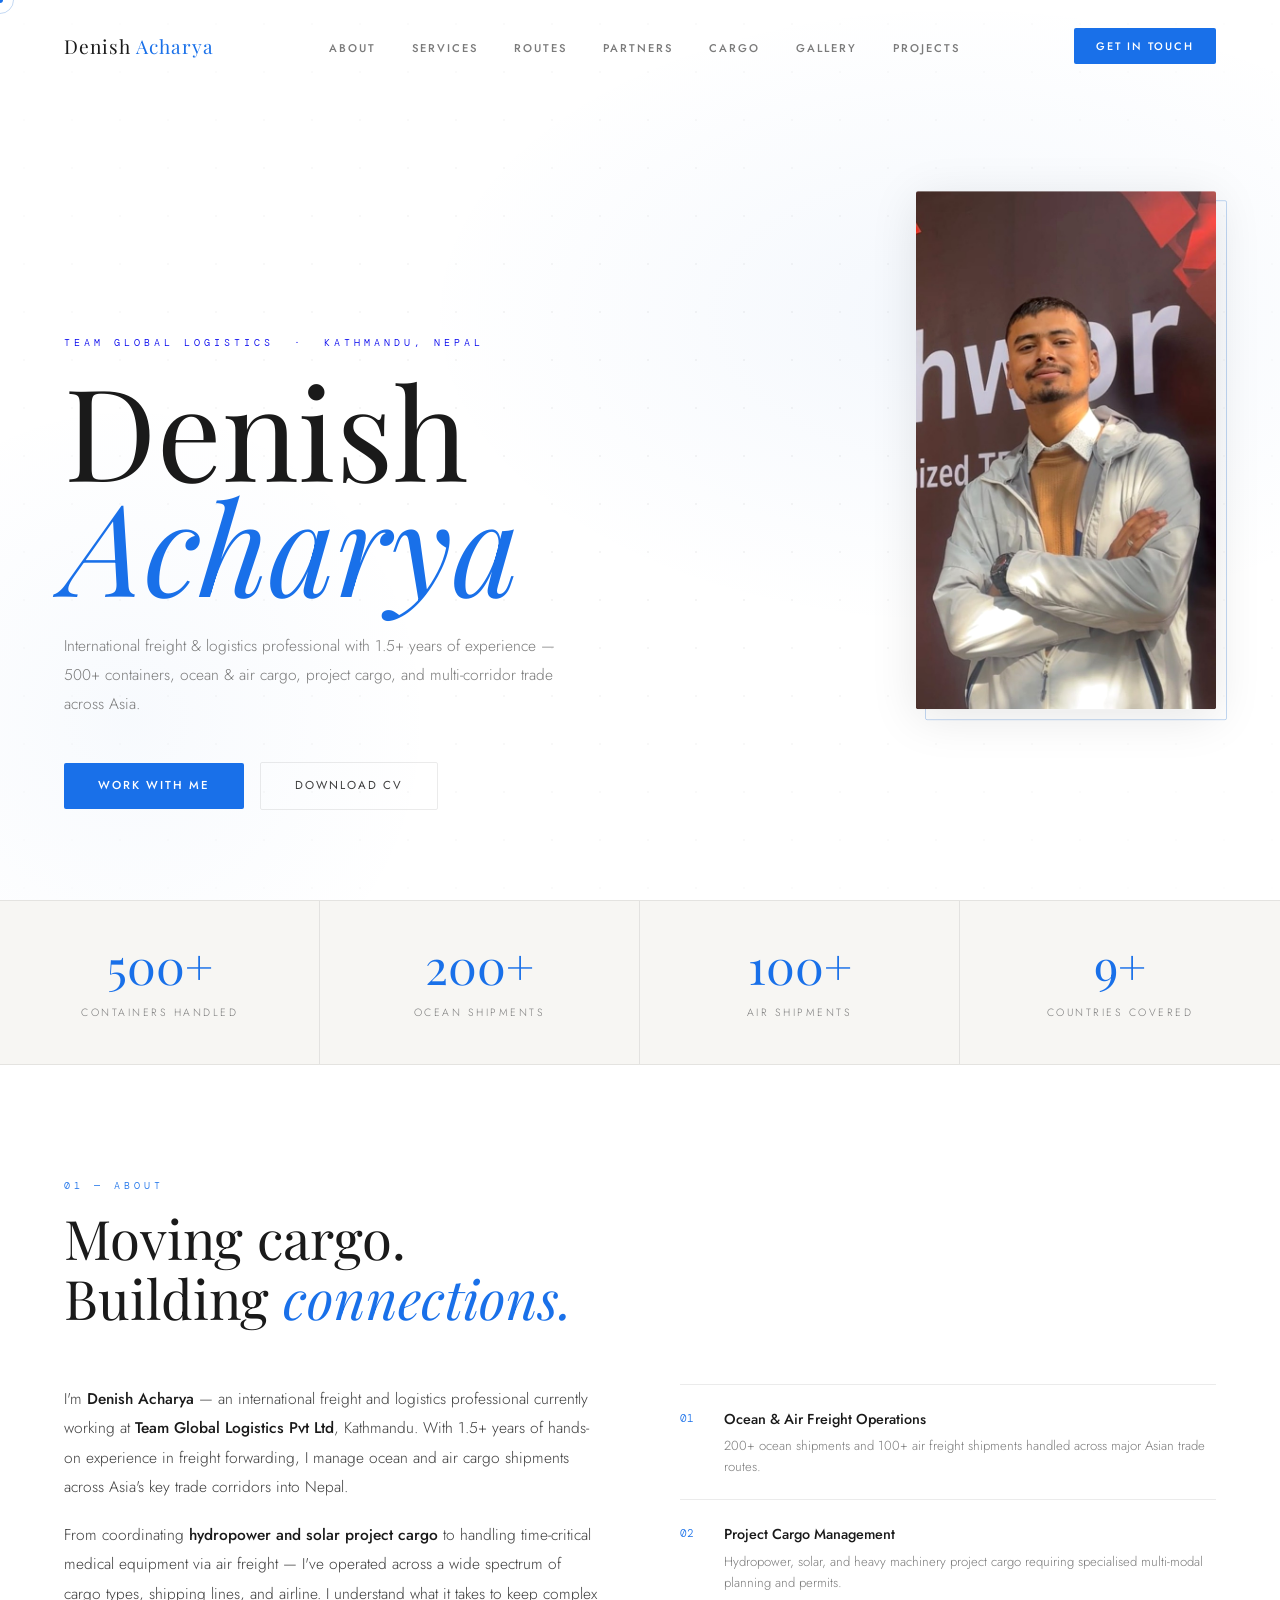
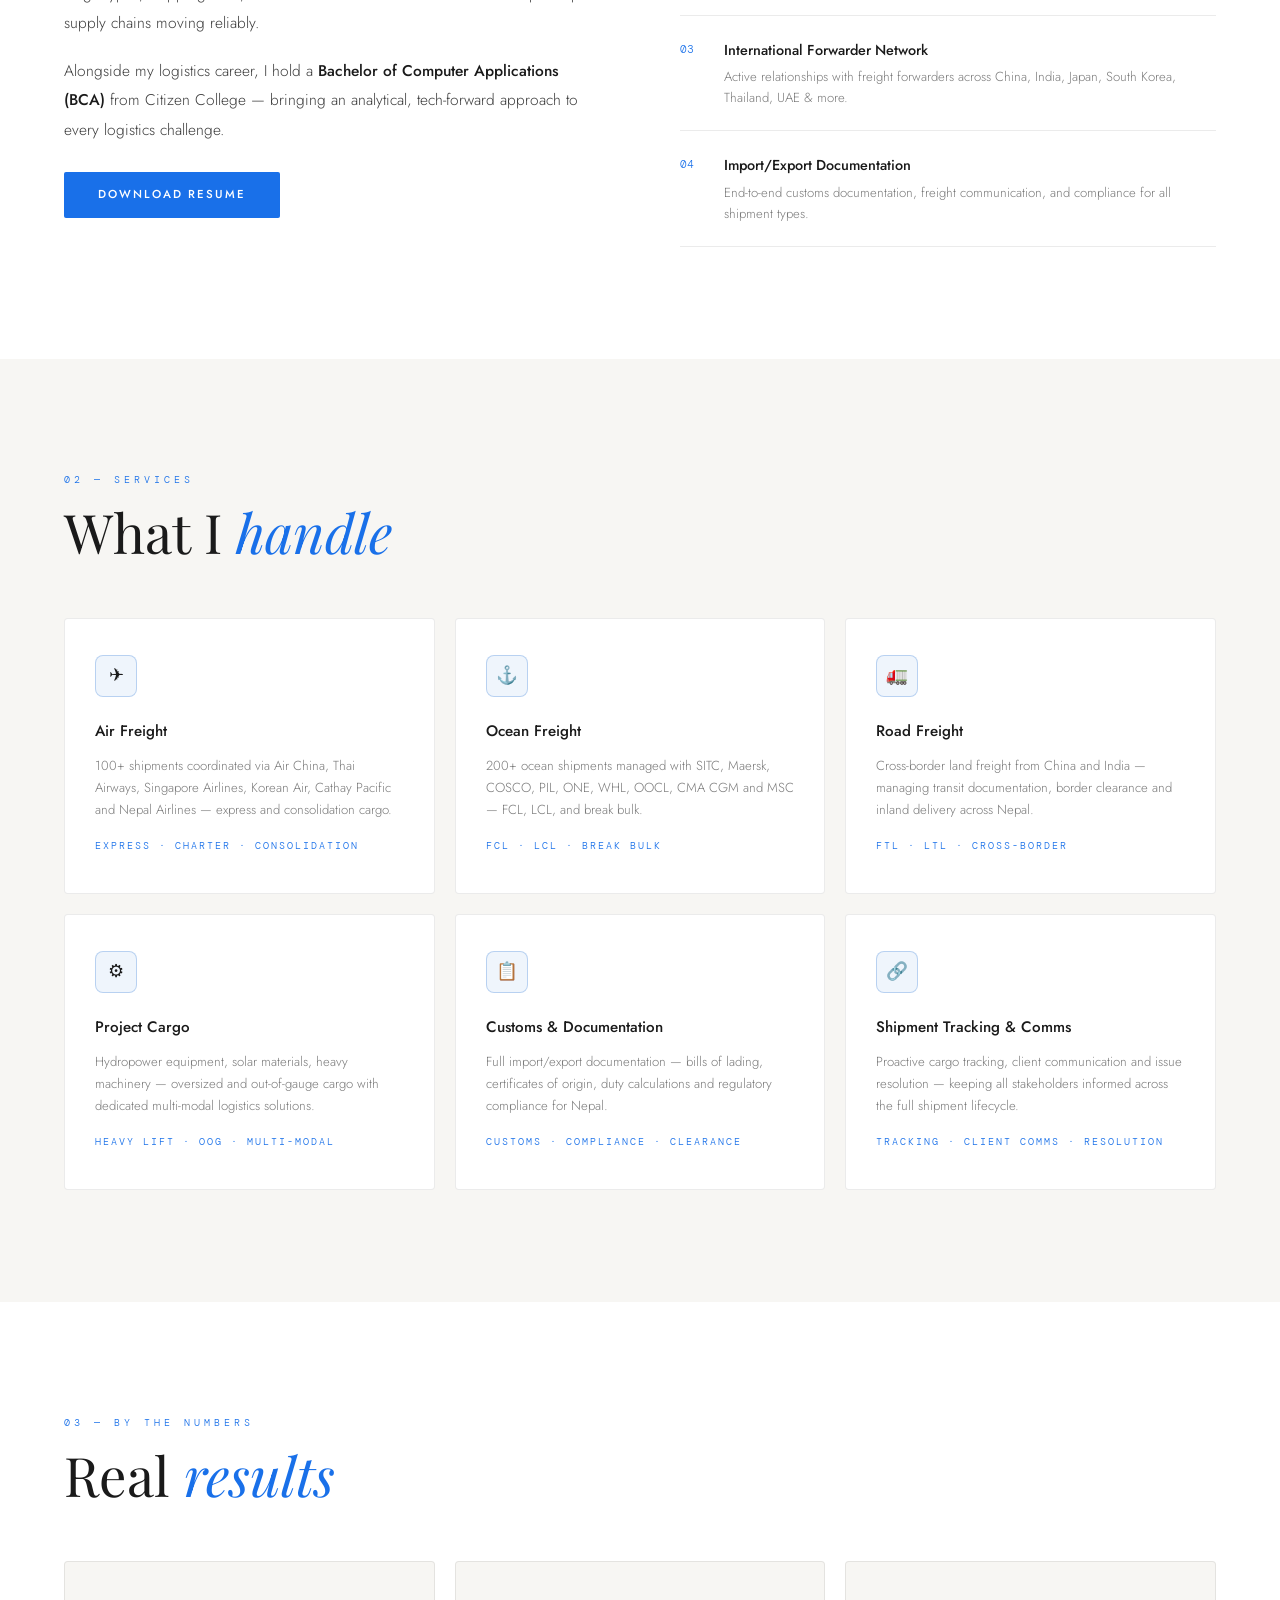
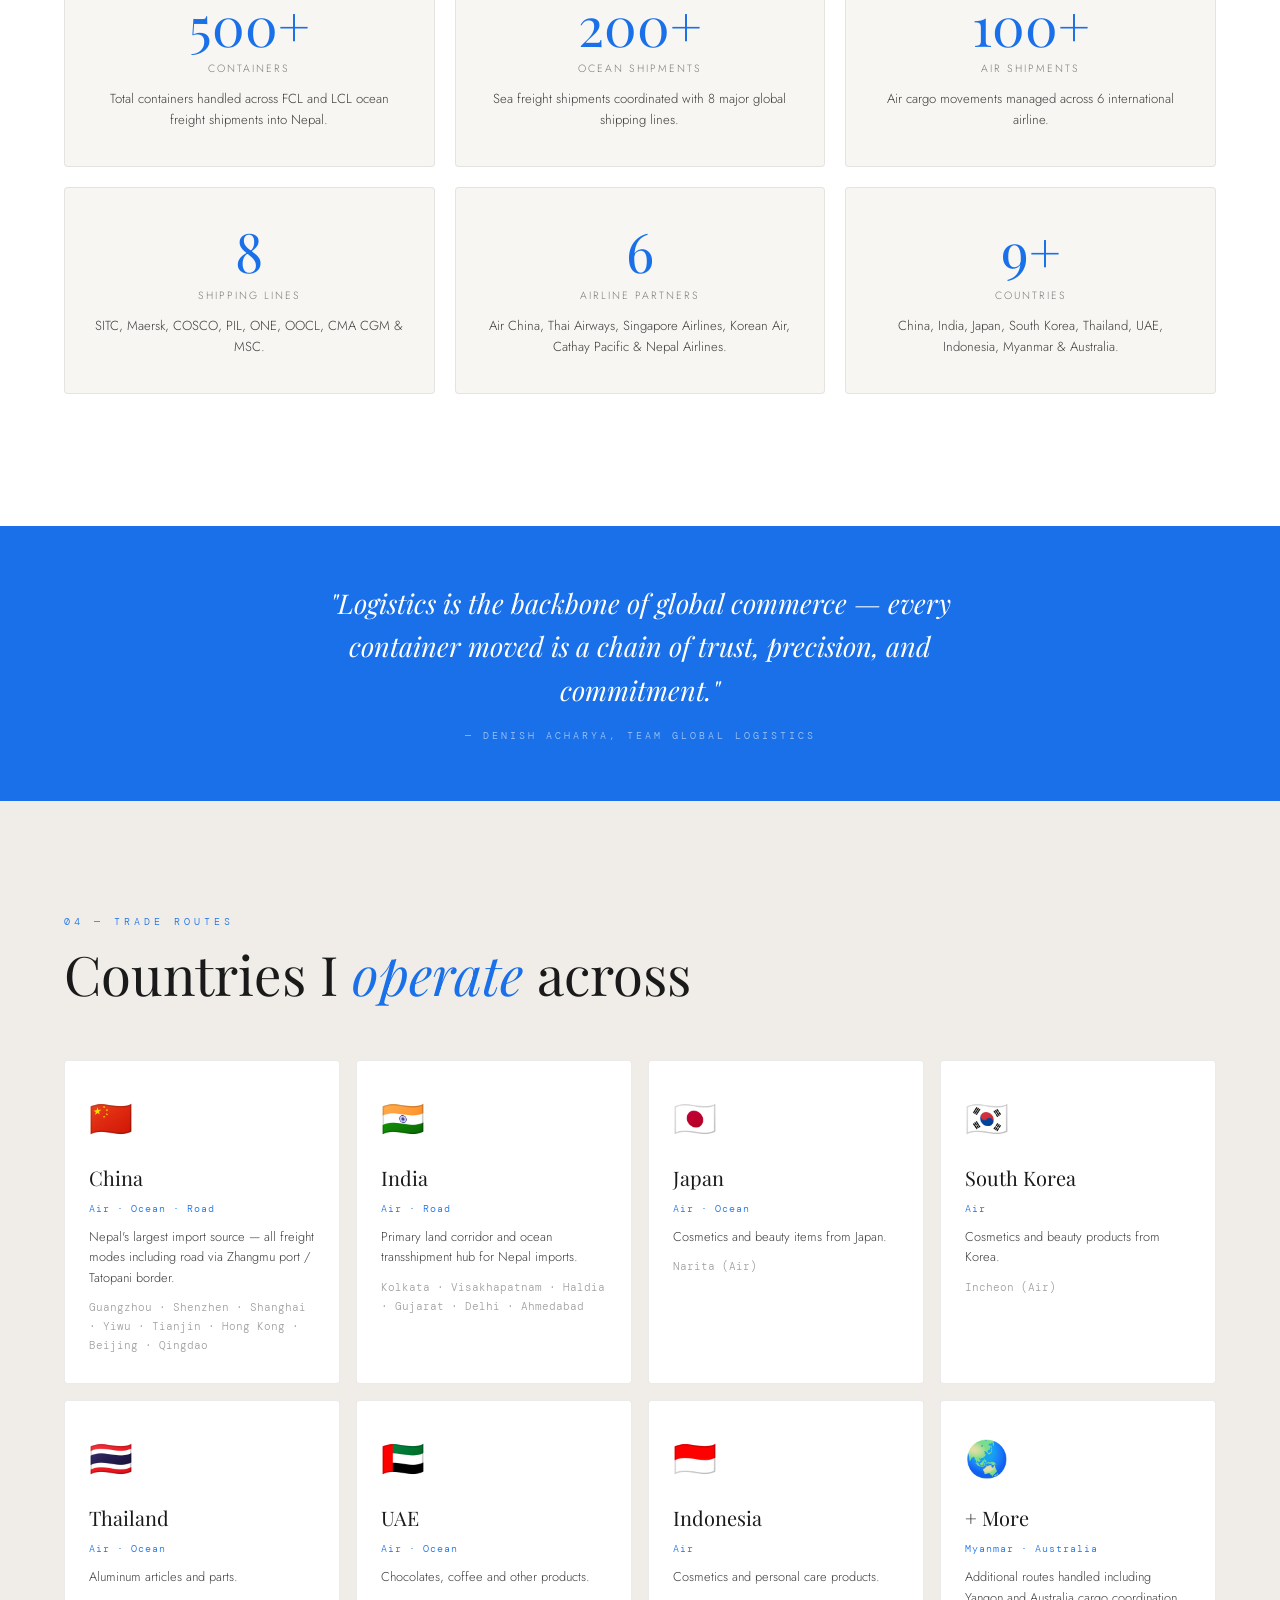
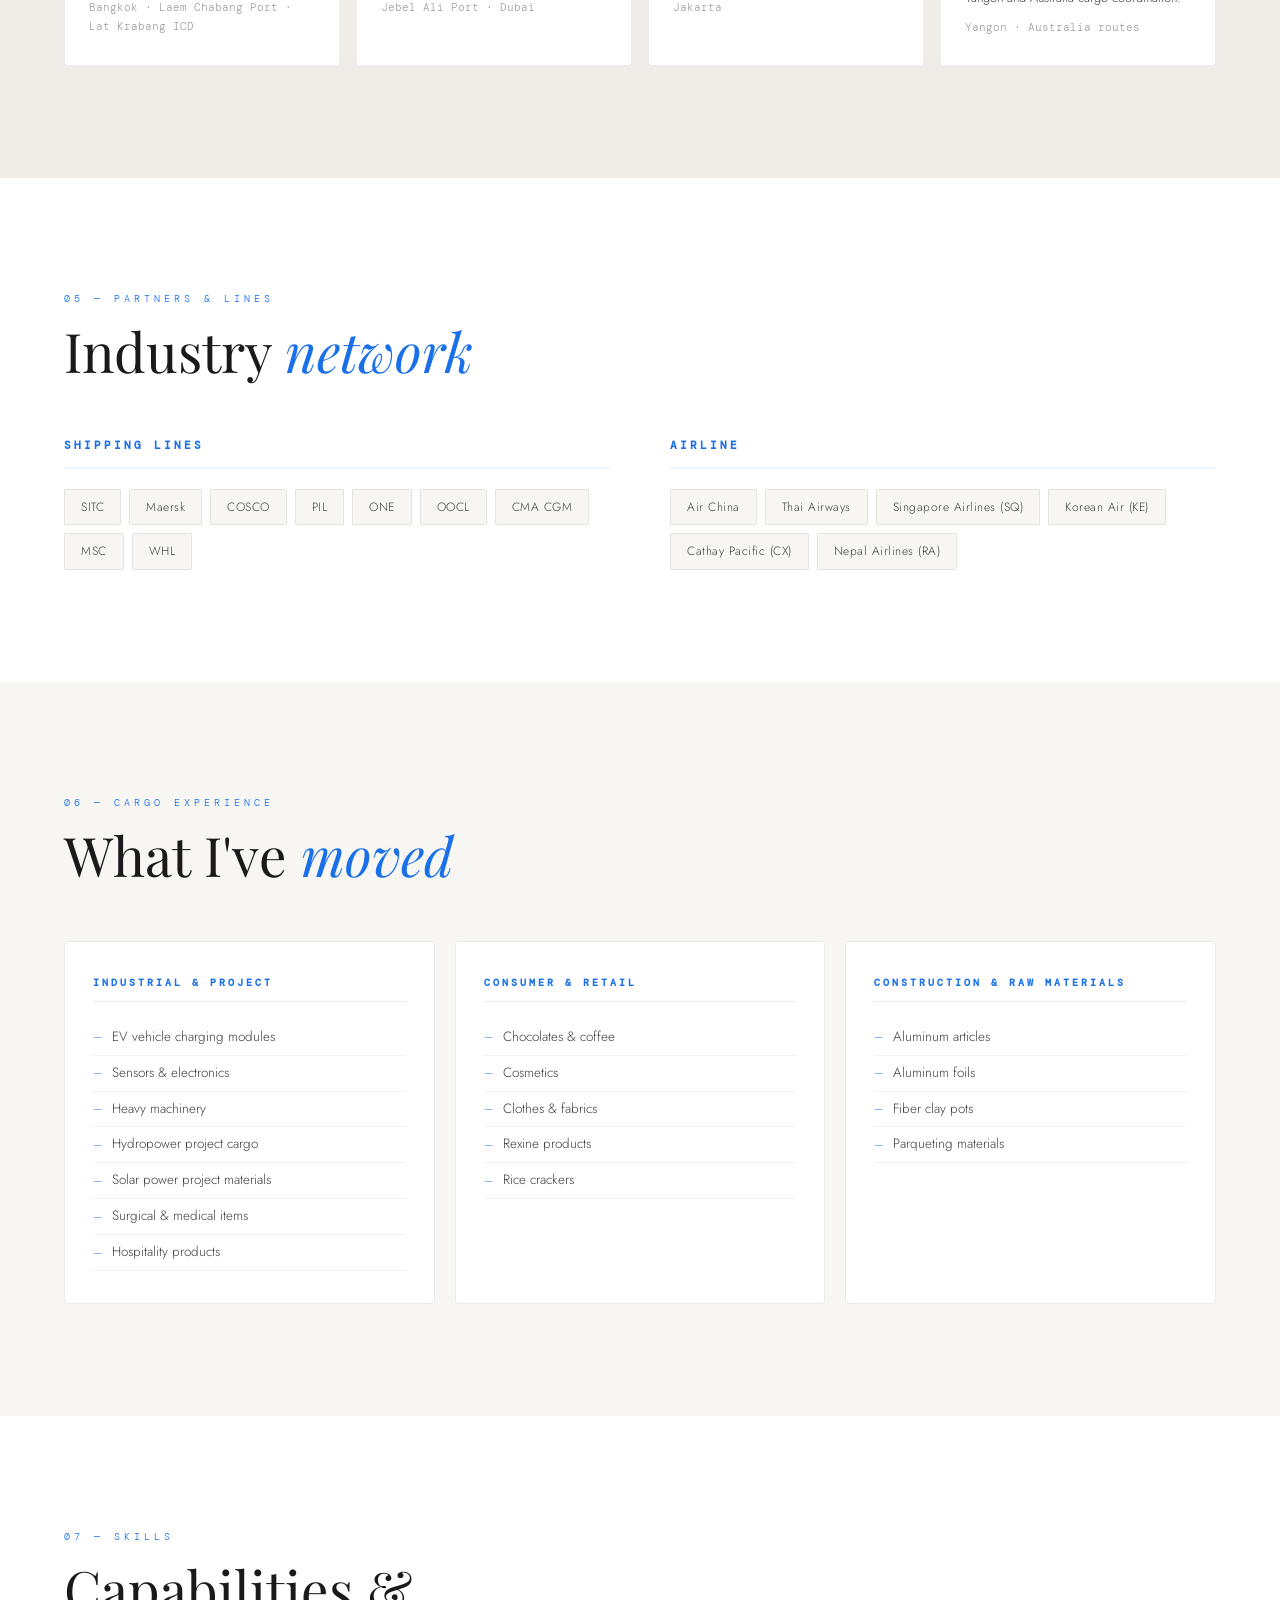
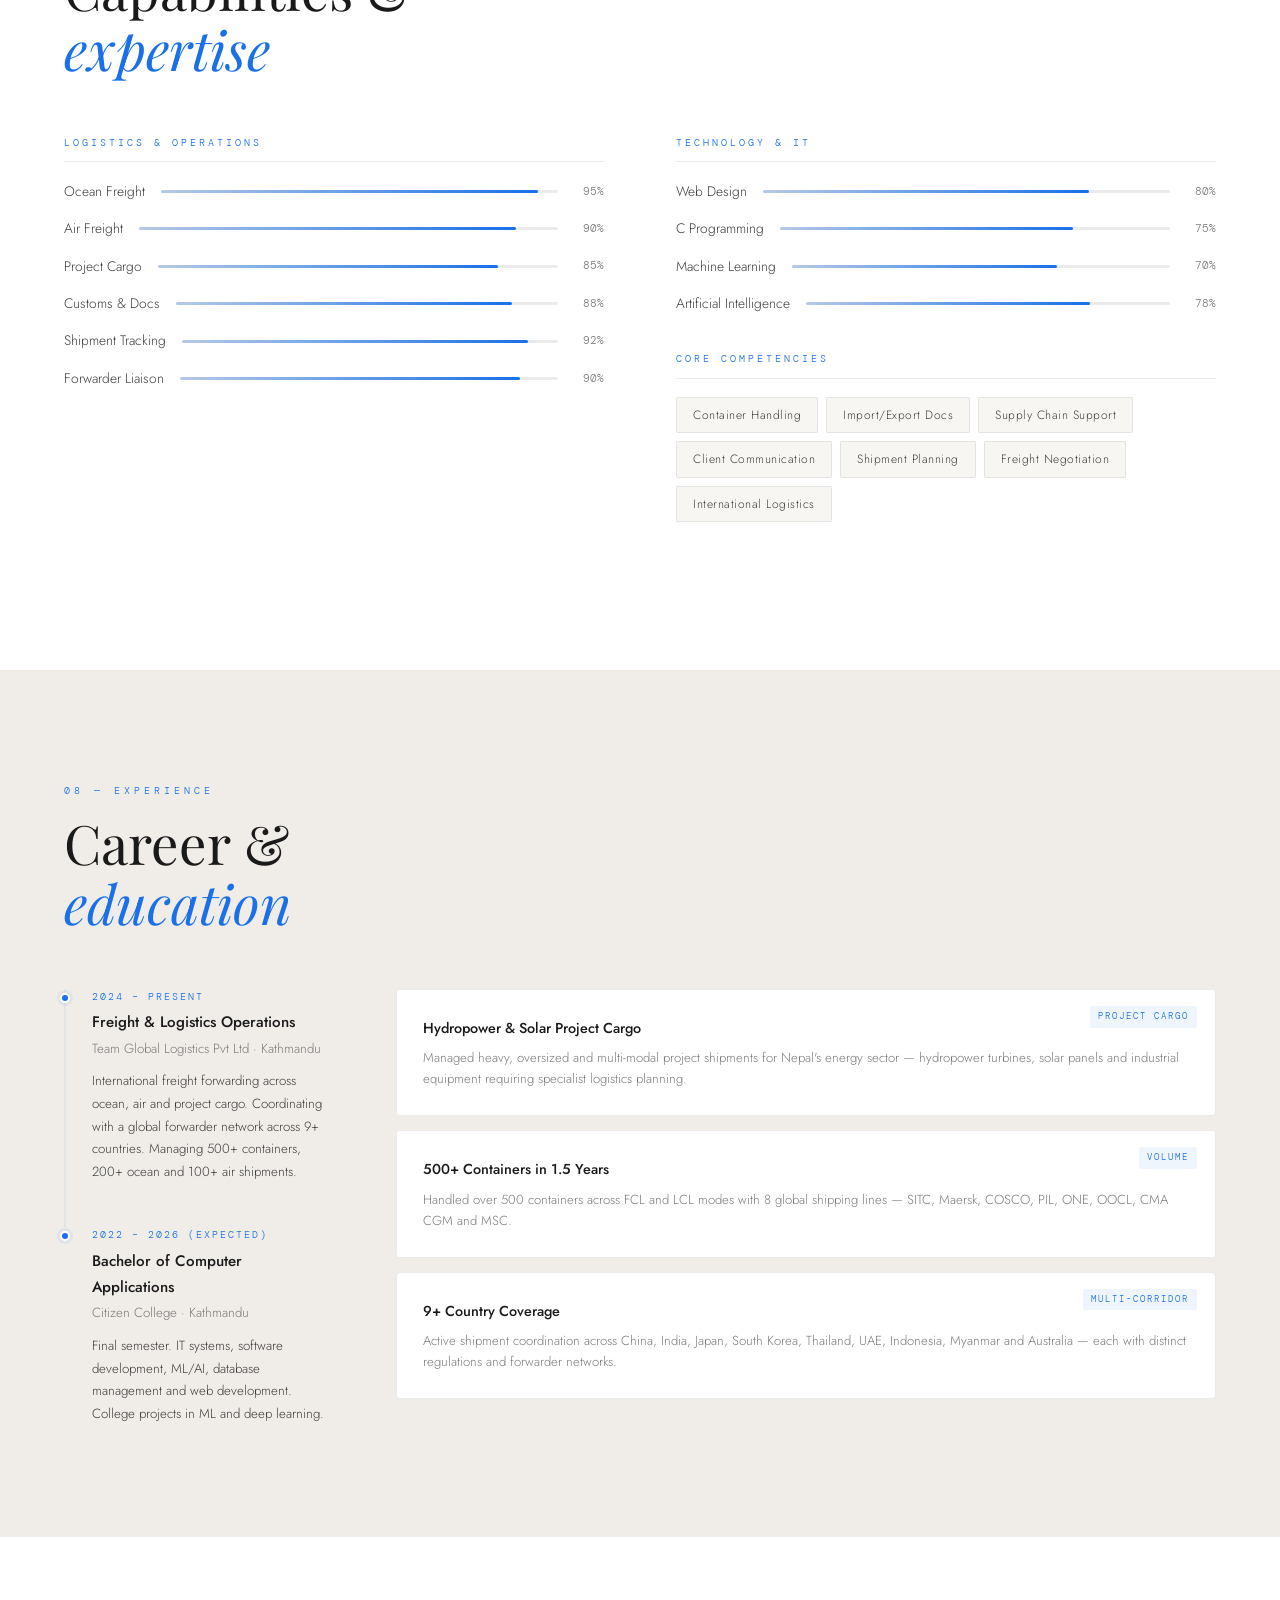
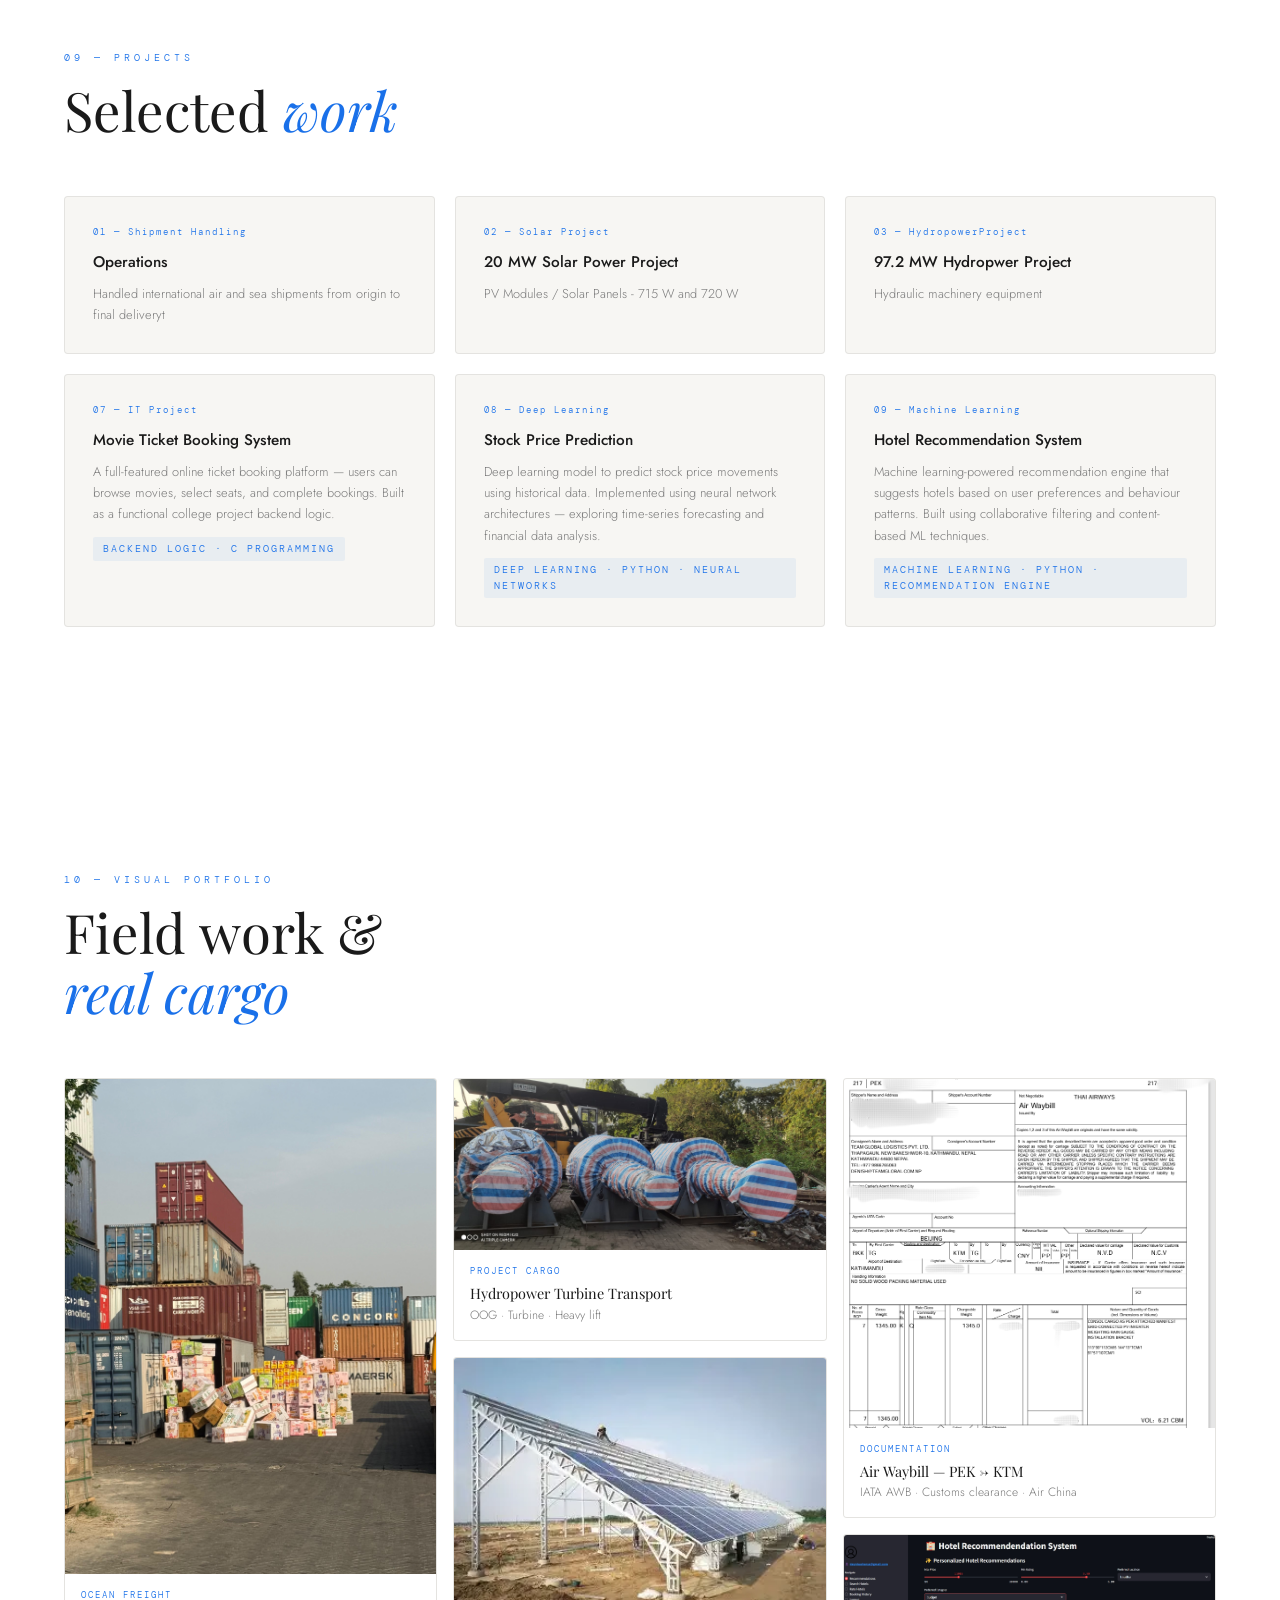
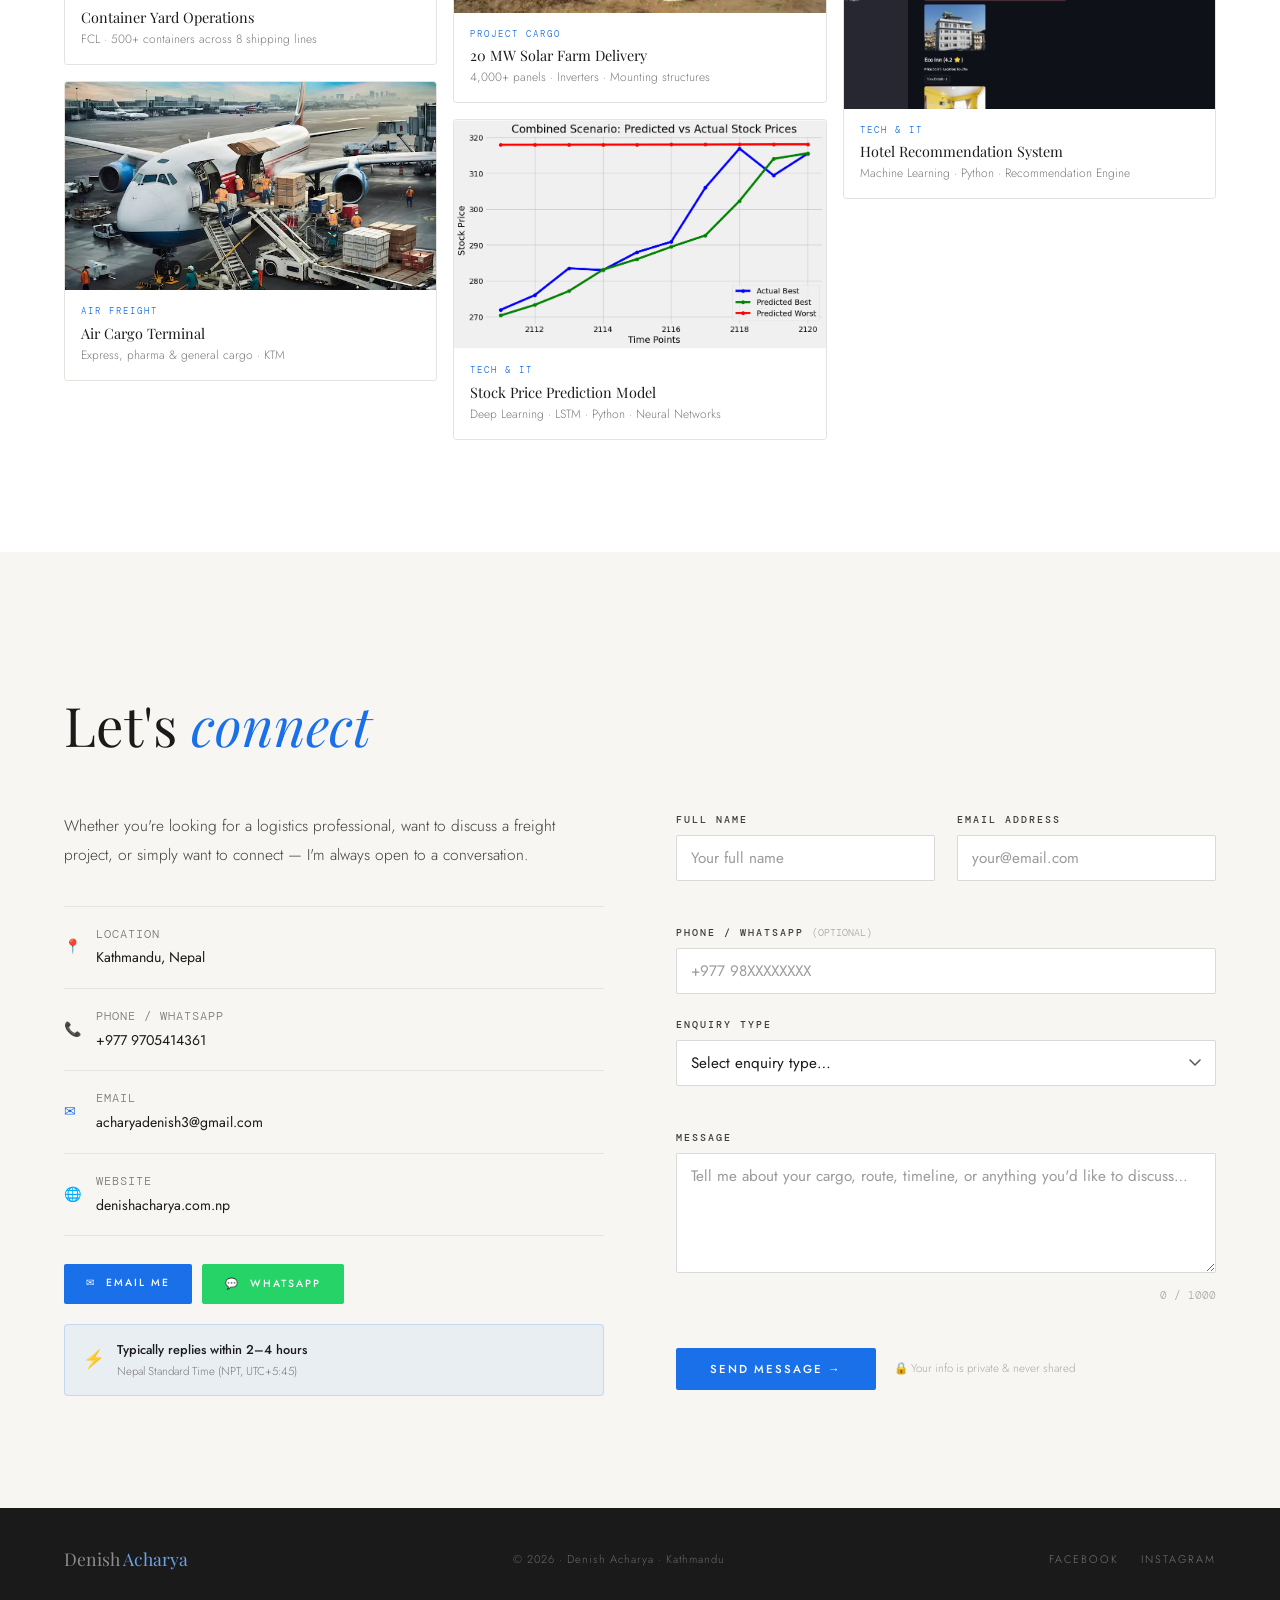
<file: index.html>
<!DOCTYPE html>
<html lang="en">

<head>
  <title>Denish Acharya — International Freight & Logistics</title>
  <meta charset="UTF-8">
  <meta name="google-site-verification" content="AvBt_YIwd3i83rJBXNy8ZVlLu--GFw_C1PhlJ1NMUXY" />
  <meta name="viewport" content="width=device-width, initial-scale=1">
  <meta name="description"
    content="Denish Acharya — International Freight & Logistics Professional at Team Global Logistics Pvt Ltd, Kathmandu. 500+ containers, 200+ ocean shipments, air & project cargo across Asia.">
  <link rel="icon" href="icon1.jpg">
  <link rel="preconnect" href="https://fonts.googleapis.com">
  <link
    href="https://fonts.googleapis.com/css2?family=Playfair+Display:ital,wght@0,400;0,500;0,600;1,400;1,500&family=Jost:wght@300;400;500;600&family=DM+Mono:wght@400;500&display=swap"
    rel="stylesheet">
  <style>
    *,
    *::before,
    *::after {
      box-sizing: border-box;
      margin: 0;
      padding: 0;
    }

    :root {
      --bg: #ffffff;
      --bg2: #f7f6f3;
      --bg3: #f0ede8;
      --surface: #fafaf8;
      --card: #ffffff;
      --border: rgba(0, 0, 0, 0.08);
      --border2: rgba(0, 0, 0, 0.05);
      --blue: #1970e9;
      --blue-dim: rgba(59, 125, 216, 0.08);
      --blue-line: rgba(59, 125, 216, 0.3);
      --ink: #1a1a1a;
      --ink2: #3d3d3d;
      --muted: #7a7a7a;
      --soft: #a0a0a0;
      --shadow: 0 2px 24px rgba(0, 0, 0, 0.07);
      --shadow-lg: 0 8px 48px rgba(0, 0, 0, 0.1);
    }

    html {
      scroll-behavior: smooth;
    }

    body {
      background: var(--bg);
      color: var(--ink);
      font-family: 'Jost', sans-serif;
      font-weight: 300;
      line-height: 1.7;
      overflow-x: hidden;
      cursor: none;
    }

    

    /* ── CURSOR ── */
    .cursor {
      width: 6px;
      height: 6px;
      background: var(--blue);
      border-radius: 50%;
      position: fixed;
      pointer-events: none;
      z-index: 9999;
      transform: translate(-50%, -50%);
      transition: width .2s, height .2s;
    }

    .cursor-ring {
      width: 28px;
      height: 28px;
      border: 1px solid var(--blue-line);
      border-radius: 50%;
      position: fixed;
      pointer-events: none;
      z-index: 9998;
      transform: translate(-50%, -50%);
      transition: width .3s, height .3s;
    }

    

    /* ── NAV ── */
    nav {
      position: fixed;
      top: 0;
      left: 0;
      right: 0;
      z-index: 100;
      display: flex;
      align-items: center;
      justify-content: space-between;
      padding: 28px 64px;
      transition: all .4s;
    }

    nav.scrolled {
      padding: 15px 64px;
      background: rgba(255, 255, 255, 0.96);
      border-bottom: 1px solid var(--border);
      backdrop-filter: blur(16px);
      box-shadow: 0 1px 20px rgba(0, 0, 0, 0.06);
    }

    .nav-logo {
      font-family: 'Playfair Display', serif;
      font-size: 1.2rem;
      letter-spacing: 1px;
      color: var(--ink);
      text-decoration: none;
    }

    .nav-logo span {
      color: var(--blue);
    }

    .nav-links {
      display: flex;
      gap: 36px;
      list-style: none;
    }

    .nav-links a {
      font-size: .7rem;
      letter-spacing: 2px;
      text-transform: uppercase;
      color: var(--muted);
      text-decoration: none;
      font-weight: 500;
      transition: color .3s;
    }

    .nav-links a:hover {
      color: var(--blue);
    }

    .nav-cta {
      font-size: .68rem;
      letter-spacing: 2px;
      text-transform: uppercase;
      background: var(--blue);
      color: #fff;
      padding: 9px 22px;
      text-decoration: none;
      font-weight: 500;
      border-radius: 2px;
      transition: background .3s, transform .2s;
    }

    .nav-cta:hover {
      background: #2b6dc5;
      transform: translateY(-1px);
    }

    .mob-btn {
      display: none;
      background: none;
      border: none;
      color: var(--ink);
      font-size: 1.3rem;
      cursor: pointer;
    }

    .mob-menu {
      display: none;
      position: fixed;
      inset: 0;
      background: var(--bg);
      z-index: 200;
      flex-direction: column;
      align-items: center;
      justify-content: center;
      gap: 36px;
    }

    .mob-menu.open {
      display: flex;
    }

    .mob-menu a {
      font-family: 'Playfair Display', serif;
      font-size: 2.4rem;
      font-weight: 400;
      color: var(--ink);
      text-decoration: none;
      transition: color .3s;
    }

    .mob-menu a:hover {
      color: var(--blue);
    }

    .mob-close {
      position: absolute;
      top: 28px;
      right: 36px;
      background: none;
      border: none;
      color: var(--muted);
      font-size: 1.5rem;
      cursor: pointer;
    }

    

    /* ── HERO ── */
    #home {
      min-height: 100vh;
      display: flex;
      flex-direction: column;
      justify-content: flex-end;
      padding: 0 64px 90px;
      position: relative;
      overflow: hidden;
      background: var(--bg);
    }

    .hero-bg {
      position: absolute;
      inset: 0;
      background:
        radial-gradient(ellipse 60% 50% at 75% 35%, rgba(59, 125, 216, .06), transparent 70%),
        radial-gradient(ellipse 40% 60% at 10% 80%, rgba(59, 125, 216, .04), transparent 60%);
    }

    /* Subtle dot grid */
    .hero-grid {
      position: absolute;
      inset: 0;
      background-image: radial-gradient(circle, rgba(0, 0, 0, .1) 1px, transparent 1px);
      background-size: 48px 48px;
      mask-image: radial-gradient(ellipse 80% 80% at 50% 50%, black 20%, transparent 100%);
      opacity: .4;
    }

    /* Animated lines */
 

    .rl:nth-child(1) {
      top: 28%;
      width: 40%;
      left: 35%;
      animation-delay: 0s;
    }

    .rl:nth-child(2) {
      top: 46%;
      width: 26%;
      left: 54%;
      animation-delay: 2.5s;
    }

    .rl:nth-child(3) {
      top: 65%;
      width: 32%;
      left: 24%;
      animation-delay: 5s;
    }

    @keyframes rf {

      0%,
      100% {
        opacity: 0;
        transform: translateX(-12px);
      }

      50% {
        opacity: 1;
        transform: translateX(0);
      }
    }

    .hero-eyebrow {
      font-family: 'DM Mono', monospace;
      font-size: .65rem;
      color: var(--blue);
      letter-spacing: 4px;
      text-transform: uppercase;
      margin-bottom: 20px;
      opacity: 0;
      animation: fu .8s .3s ease forwards;
      text-decoration: none;
    }

    .hero-name {
      font-family: 'Playfair Display', serif;
      font-size: clamp(4rem, 10vw, 9rem);
      font-weight: 400;
      line-height: .9;
      color: var(--ink);
      margin-bottom: 30px;
      opacity: 0;
      animation: fu .8s .5s ease forwards;
    }

    .hero-name em {
      font-style: italic;
      color: var(--blue);
    }

    .hero-desc {
      max-width: 500px;
      font-size: .97rem;
      color: var(--muted);
      line-height: 1.85;
      margin-bottom: 44px;
      opacity: 0;
      animation: fu .8s .7s ease forwards;
    }

    .hero-actions {
      display: flex;
      gap: 16px;
      align-items: center;
      flex-wrap: wrap;
      opacity: 0;
      animation: fu .8s .9s ease forwards;
    }

    .btn-p {
      display: inline-block;
      padding: 13px 34px;
      background: var(--blue);
      color: #fff;
      text-decoration: none;
      font-size: .72rem;
      letter-spacing: 2px;
      text-transform: uppercase;
      font-weight: 500;
      border-radius: 2px;
      transition: background .3s, transform .2s;
      border: none;
      cursor: pointer;
      font-family: 'Jost', sans-serif;
    }

    .btn-p:hover {
      background: #2b6dc5;
      transform: translateY(-2px);
    }

    .btn-g {
      display: inline-block;
      padding: 13px 34px;
      border: 1px solid var(--border);
      color: var(--ink2);
      text-decoration: none;
      font-size: .72rem;
      letter-spacing: 2px;
      text-transform: uppercase;
      font-weight: 400;
      border-radius: 2px;
      transition: border-color .3s, color .3s, background .3s;
    }

    .btn-g:hover {
      border-color: var(--blue);
      color: var(--blue);
      background: var(--blue-dim);
    }

    .hero-scroll {
      position: absolute;
      bottom: 40px;
      right: 64px;
      display: flex;
      flex-direction: column;
      align-items: center;
      gap: 10px;
      opacity: 0;
      animation: fu .8s 1.2s ease forwards;
    }

    .hero-scroll span {
      font-size: .6rem;
      letter-spacing: 3px;
      text-transform: uppercase;
      color: var(--soft);
      writing-mode: vertical-rl;
    }

    .sline {
      width: 1px;
      height: 52px;
      background: linear-gradient(to bottom, var(--blue-line), transparent);
      animation: sp 2.2s ease-in-out infinite;
    }

    @keyframes sp {

      0%,
      100% {
        opacity: .4;
        transform: scaleY(1);
      }

      50% {
        opacity: 1;
        transform: scaleY(.5);
      }
    }

    .hero-photo {
      position: absolute;
      right: 64px;
      top: 50%;
      transform: translateY(-50%);
      width: 300px;
      opacity: 0;
      animation: fi 1s .55s ease forwards;
    }

    .hero-photo img {
      width: 100%;
      display: block;
      border-radius: 2px;
      filter: contrast(1.04);
      box-shadow: var(--shadow-lg);
    }

    .hero-photo::before {
      content: '';
      position: absolute;
      inset: -1px;
      border: 1px solid var(--blue-line);
      transform: translate(10px, 10px);
      z-index: -1;
      border-radius: 2px;
    }

    

    /* ── STATS BAND ── */
    .stats-band {
      border-top: 1px solid var(--border);
      border-bottom: 1px solid var(--border);
      display: grid;
      grid-template-columns: repeat(4, 1fr);
      background: var(--bg2);
    }

    .si {
      padding: 40px 28px;
      border-right: 1px solid var(--border);
      text-align: center;
    }

    .si:last-child {
      border-right: none;
    }

    .sn {
      font-family: 'Playfair Display', serif;
      font-size: 3rem;
      font-weight: 400;
      color: var(--blue);
      line-height: 1;
      display: block;
      margin-bottom: 8px;
    }

    .sl {
      font-size: .66rem;
      letter-spacing: 2.5px;
      text-transform: uppercase;
      color: var(--muted);
    }

    

    /* ── SHARED SECTION STYLES ── */
    section {
      padding: 112px 64px;
    }

    

    .stag {
      font-family: 'DM Mono', monospace;
      font-size: .63rem;
      letter-spacing: 4px;
      text-transform: uppercase;
      color: var(--blue);
      margin-bottom: 14px;
      display: block;
    }

    .stitle {
      font-family: 'Playfair Display', serif;
      font-size: clamp(2rem, 4.5vw, 3.4rem);
      font-weight: 400;
      line-height: 1.1;
      color: var(--ink);
      margin-bottom: 56px;
    }

    .stitle em {
      font-style: italic;
      color: var(--blue);
    }

    /* Divider line */
    .title-line {
      width: 48px;
      height: 2px;
      background: var(--blue);
      margin-bottom: 48px;
      margin-top: -36px;
    }

    /* ── ABOUT ── */
    #about {
      background: var(--bg);
    }

    .about-grid {
      display: grid;
      grid-template-columns: 1fr 1fr;
      gap: 80px;
      align-items: start;
    }

    .atext p {
      font-size: .97rem;
      color: var(--ink2);
      line-height: 1.9;
      margin-bottom: 18px;
    }

    .atext p strong {
      color: var(--ink);
      font-weight: 500;
    }

    .elist {
      list-style: none;
    }

    .elist li {
      display: flex;
      gap: 18px;
      align-items: flex-start;
      padding: 22px 0;
      border-bottom: 1px solid var(--border);
    }

    .elist li:first-child {
      border-top: 1px solid var(--border);
    }

    .enum {
      font-family: 'DM Mono', monospace;
      font-size: .66rem;
      color: var(--blue);
      min-width: 26px;
      padding-top: 3px;
    }

    .econt h4 {
      font-size: .9rem;
      font-weight: 500;
      color: var(--ink);
      margin-bottom: 4px;
    }

    .econt p {
      font-size: .82rem;
      color: var(--muted);
      line-height: 1.6;
    }

    

    /* ── SERVICES ── */
    #services {
      background: var(--bg2);
    }

    .sgrid {
      display: grid;
      grid-template-columns: repeat(3, 1fr);
      gap: 20px;
    }

    .scard {
      background: var(--card);
      padding: 36px 30px;
      border: 1px solid var(--border);
      border-radius: 4px;
      position: relative;
      transition: box-shadow .3s, transform .3s, border-color .3s;
    }

    .scard:hover {
      box-shadow: var(--shadow-lg);
      transform: translateY(-4px);
      border-color: var(--blue-line);
    }

    .scard::after {
      content: '';
      position: absolute;
      top: 0;
      left: 0;
      right: 0;
      height: 3px;
      background: var(--blue);
      border-radius: 4px 4px 0 0;
      transform: scaleX(0);
      transition: transform .4s ease;
      transform-origin: left;
    }

    .scard:hover::after {
      transform: scaleX(1);
    }

    .sico {
      width: 42px;
      height: 42px;
      background: var(--blue-dim);
      border: 1px solid var(--blue-line);
      border-radius: 8px;
      display: flex;
      align-items: center;
      justify-content: center;
      margin-bottom: 22px;
      font-size: 1.1rem;
      transition: background .3s;
    }

    .scard:hover .sico {
      background: rgba(59, 125, 216, .14);
    }

    .scard h3 {
      font-size: .95rem;
      font-weight: 500;
      color: var(--ink);
      margin-bottom: 10px;
    }

    .scard p {
      font-size: .82rem;
      color: var(--muted);
      line-height: 1.7;
    }

    .stk {
      display: inline-block;
      margin-top: 16px;
      font-family: 'DM Mono', monospace;
      font-size: .6rem;
      letter-spacing: 2px;
      color: var(--blue);
      text-transform: uppercase;
    }

    

    

    /* ── NUMBERS ── */
    #numbers {
      background: var(--bg);
    }

    .ngrid {
      display: grid;
      grid-template-columns: repeat(3, 1fr);
      gap: 20px;
      margin-bottom: 20px;
    }

    .ncard {
      background: var(--bg2);
      padding: 36px 28px;
      border: 1px solid var(--border);
      border-radius: 4px;
      text-align: center;
      transition: box-shadow .3s, transform .2s;
    }

    .ncard:hover {
      box-shadow: var(--shadow);
      transform: translateY(-2px);
    }

    .nbig {
      font-family: 'Playfair Display', serif;
      font-size: 3.4rem;
      font-weight: 400;
      color: var(--blue);
      line-height: 1;
      display: block;
      margin-bottom: 8px;
    }

    .nsub {
      font-size: .66rem;
      letter-spacing: 2px;
      text-transform: uppercase;
      color: var(--muted);
      display: block;
      margin-bottom: 10px;
    }

    .ndesc {
      font-size: .82rem;
      color: var(--ink2);
      line-height: 1.6;
    }

    

    /* ── ROUTES ── */
    #routes {
      background: var(--bg3);
    }

    .cgrid {
      display: grid;
      grid-template-columns: repeat(4, 1fr);
      gap: 16px;
    }

    .ccard {
      background: var(--card);
      padding: 28px 24px;
      border: 1px solid var(--border);
      border-radius: 4px;
      transition: box-shadow .3s, transform .2s, border-color .3s;
    }

    .ccard:hover {
      box-shadow: var(--shadow);
      transform: translateY(-3px);
      border-color: var(--blue-line);
    }

    .cflag {
      font-size: 2.2rem;
      margin-bottom: 12px;
      display: block;
    }

    .cname {
      font-family: 'Playfair Display', serif;
      font-size: 1.25rem;
      font-weight: 400;
      color: var(--ink);
      margin-bottom: 5px;
    }

    .cmodes {
      font-size: .63rem;
      font-family: 'DM Mono', monospace;
      color: var(--blue);
      letter-spacing: 1px;
      margin-bottom: 10px;
    }

    .cdesc {
      font-size: .8rem;
      color: var(--ink2);
      line-height: 1.6;
      margin-bottom: 10px;
    }

    .cports {
      font-size: .7rem;
      font-family: 'DM Mono', monospace;
      color: var(--soft);
      line-height: 1.7;
    }

    

    

    /* ── PARTNERS ── */
    #partners {
      background: var(--bg);
    }

    .pgrid2 {
      display: grid;
      grid-template-columns: 1fr 1fr;
      gap: 60px;
    }

    .pblock h3 {
      font-size: .66rem;
      letter-spacing: 3px;
      text-transform: uppercase;
      color: var(--blue);
      margin-bottom: 20px;
      padding-bottom: 12px;
      border-bottom: 2px solid var(--blue-dim);
      font-family: 'DM Mono', monospace;
    }

    .pills {
      display: flex;
      flex-wrap: wrap;
      gap: 8px;
    }

    .pill {
      padding: 7px 16px;
      background: var(--bg2);
      border: 1px solid var(--border);
      border-radius: 2px;
      font-size: .75rem;
      color: var(--ink2);
      letter-spacing: .5px;
      transition: border-color .3s, color .3s, background .3s;
    }

    .pill:hover {
      border-color: var(--blue);
      color: var(--blue);
      background: var(--blue-dim);
    }

    

    /* ── CARGO ── */
    #cargo {
      background: var(--bg2);
    }

    .cargo-grid {
      display: grid;
      grid-template-columns: repeat(3, 1fr);
      gap: 20px;
    }

    .cargo-cat {
      background: var(--card);
      padding: 32px 28px;
      border: 1px solid var(--border);
      border-radius: 4px;
      transition: box-shadow .3s;
    }

    .cargo-cat:hover {
      box-shadow: var(--shadow);
    }

    .cargo-cat h3 {
      font-size: .63rem;
      letter-spacing: 3px;
      text-transform: uppercase;
      color: var(--blue);
      margin-bottom: 18px;
      padding-bottom: 10px;
      border-bottom: 1px solid var(--border);
      font-family: 'DM Mono', monospace;
    }

    .cargo-cat ul {
      list-style: none;
    }

    .cargo-cat ul li {
      font-size: .84rem;
      color: var(--ink2);
      padding: 6px 0;
      border-bottom: 1px solid var(--border2);
      display: flex;
      align-items: center;
      gap: 10px;
    }

    .cargo-cat ul li::before {
      content: '—';
      color: var(--blue);
      font-size: .65rem;
      flex-shrink: 0;
    }

    

    /* ── SKILLS ── */
    #skills {
      background: var(--bg);
    }

    .skills2 {
      display: grid;
      grid-template-columns: 1fr 1fr;
      gap: 72px;
    }

    .sg {
      margin-bottom: 36px;
    }

    .sgl {
      font-family: 'DM Mono', monospace;
      font-size: .6rem;
      letter-spacing: 3px;
      text-transform: uppercase;
      color: var(--blue);
      margin-bottom: 18px;
      padding-bottom: 10px;
      border-bottom: 1px solid var(--border);
    }

    .sr {
      display: flex;
      align-items: center;
      justify-content: space-between;
      margin-bottom: 14px;
    }

    .snm {
      font-size: .86rem;
      color: var(--ink2);
      white-space: nowrap;
    }

    .sbo {
      flex: 1;
      height: 3px;
      background: var(--border);
      margin: 0 16px;
      border-radius: 2px;
    }

    .sbi {
      height: 100%;
      background: linear-gradient(90deg, var(--blue-line), var(--blue));
      border-radius: 2px;
      transition: width 1.4s ease;
    }

    .spc {
      font-family: 'DM Mono', monospace;
      font-size: .66rem;
      color: var(--muted);
      min-width: 30px;
      text-align: right;
    }

    

    /* ── EXPERIENCE ── */
    #experience {
      background: var(--bg3);
    }

    .exp-layout {
      display: grid;
      grid-template-columns: 260px 1fr;
      gap: 72px;
    }

    .tle {
      position: relative;
      padding-left: 26px;
      padding-bottom: 44px;
      border-left: 2px solid var(--blue-dim);
    }

    .tle:last-child {
      padding-bottom: 0;
      border-left-color: transparent;
    }

    .tle::before {
      content: '';
      width: 10px;
      height: 10px;
      background: var(--blue);
      border: 2px solid #fff;
      border-radius: 50%;
      position: absolute;
      left: -6px;
      top: 4px;
      box-shadow: 0 0 0 3px var(--blue-dim);
    }

    .tldate {
      font-family: 'DM Mono', monospace;
      font-size: .6rem;
      letter-spacing: 2px;
      color: var(--blue);
      text-transform: uppercase;
      margin-bottom: 5px;
    }

    .tltitle {
      font-size: .95rem;
      font-weight: 500;
      color: var(--ink);
      margin-bottom: 2px;
    }

    .tlorg {
      font-size: .83rem;
      color: var(--muted);
      margin-bottom: 10px;
    }

    .tlbody {
      font-size: .83rem;
      color: var(--ink2);
      line-height: 1.7;
    }

    .hcard {
      background: var(--card);
      border: 1px solid var(--border);
      border-radius: 4px;
      padding: 26px;
      margin-bottom: 14px;
      position: relative;
      transition: border-color .3s, box-shadow .3s;
    }

    .hcard:hover {
      border-color: var(--blue-line);
      box-shadow: var(--shadow);
    }

    .hcard h4 {
      font-size: .9rem;
      font-weight: 500;
      color: var(--ink);
      margin-bottom: 7px;
    }

    .hcard p {
      font-size: .82rem;
      color: var(--muted);
      line-height: 1.6;
    }

    .htag {
      position: absolute;
      top: 16px;
      right: 18px;
      font-family: 'DM Mono', monospace;
      font-size: .58rem;
      color: var(--blue);
      letter-spacing: 2px;
      text-transform: uppercase;
      background: var(--blue-dim);
      padding: 3px 8px;
      border-radius: 2px;
    }

    

    /* ── PROJECTS ── */
    #projects {
      background: var(--bg);
    }

    .pj-grid {
      display: grid;
      grid-template-columns: repeat(3, 1fr);
      gap: 20px;
      margin-bottom: 20px;
    }

    .pj-text {
      background: var(--bg2);
      padding: 28px;
      border: 1px solid var(--border);
      border-radius: 4px;
      position: relative;
      transition: box-shadow .3s, transform .2s, border-color .3s;
    }

    .pj-text:hover {
      box-shadow: var(--shadow);
      transform: translateY(-3px);
      border-color: var(--blue-line);
    }

    .pj-text::before {
      content: '';
      position: absolute;
      top: 0;
      left: 0;
      right: 0;
      height: 3px;
      background: var(--blue);
      border-radius: 4px 4px 0 0;
      transform: scaleX(0);
      transition: transform .4s;
      transform-origin: left;
    }

    .pj-text:hover::before {
      transform: scaleX(1);
    }

    .pjn {
      font-family: 'DM Mono', monospace;
      font-size: .58rem;
      color: var(--blue);
      letter-spacing: 2px;
      margin-bottom: 8px;
    }

    .pjt {
      font-size: .96rem;
      font-weight: 500;
      color: var(--ink);
      margin-bottom: 8px;
    }

    .pjs {
      font-size: .8rem;
      color: var(--muted);
      line-height: 1.65;
    }

    .it-tag {
      display: inline-block;
      margin-top: 12px;
      font-family: 'DM Mono', monospace;
      font-size: .6rem;
      letter-spacing: 2px;
      color: var(--blue);
      text-transform: uppercase;
      background: var(--blue-dim);
      padding: 4px 10px;
      border-radius: 2px;
    }

    

    

    /* ── CONTACT ── */
    #contact {
      background: var(--bg2);
    }

    .clayout {
      display: grid;
      grid-template-columns: 1fr 1fr;
      gap: 72px;
    }

    .cinfo p {
      font-size: .97rem;
      color: var(--ink2);
      line-height: 1.9;
      margin-bottom: 36px;
    }

    .cdet {
      display: flex;
      align-items: center;
      gap: 14px;
      padding: 18px 0;
      border-bottom: 1px solid var(--border);
      color: var(--ink2);
      font-size: .88rem;
    }

    .cdet:first-of-type {
      border-top: 1px solid var(--border);
    }

    .cico {
      color: var(--blue);
      min-width: 18px;
    }

    .cdet a {
      color: var(--ink2);
      text-decoration: none;
      transition: color .3s;
    }

    .cdet a:hover {
      color: var(--blue);
    }

    .fg {
      margin-bottom: 22px;
    }

    .fg label {
      display: block;
      font-size: .63rem;
      letter-spacing: 2px;
      text-transform: uppercase;
      color: var(--ink2);
      margin-bottom: 7px;
      font-family: 'DM Mono', monospace;
      font-weight: 500;
    }

    .fg input,
    .fg textarea,
    .fg select {
      width: 100%;
      background: #ffffff;
      border: 1px solid rgba(0, 0, 0, 0.15);
      border-radius: 2px;
      padding: 11px 14px;
      color: #1a1a1a;
      font-family: 'Jost', sans-serif;
      font-size: .95rem;
      font-weight: 400;
      transition: border-color .3s, box-shadow .3s;
      outline: none;
      -webkit-appearance: none;
      appearance: none;
    }

    .fg input::placeholder,
    .fg textarea::placeholder {
      color: #9a9a9a;
    }

    .fg select {
      cursor: pointer;
      background-image: url("data:image/svg+xml,%3Csvg xmlns='http://www.w3.org/2000/svg' width='12' height='8' viewBox='0 0 12 8'%3E%3Cpath d='M1 1l5 5 5-5' stroke='%23555' stroke-width='1.5' fill='none' stroke-linecap='round'/%3E%3C/svg%3E");
      background-repeat: no-repeat;
      background-position: right 14px center;
      padding-right: 36px;
    }

    .fg select option {
      color: #1a1a1a;
      background: #ffffff;
    }

    .fg input:focus,
    .fg textarea:focus,
    .fg select:focus {
      border-color: var(--blue);
      box-shadow: 0 0 0 3px rgba(25, 112, 233, 0.1);
    }

    .fg textarea {
      resize: vertical;
      min-height: 120px;
    }

    .frow {
      display: grid;
      grid-template-columns: 1fr 1fr;
      gap: 22px;
    }

    /* Validation states */
    .fg input.invalid,
    .fg textarea.invalid,
    .fg select.invalid {
      border-color: #d9534f;
      box-shadow: 0 0 0 3px rgba(217, 83, 79, 0.08);
    }

    .fg input.valid,
    .fg textarea.valid,
    .fg select.valid {
      border-color: rgba(39, 174, 96, 0.5);
    }

    .ferr {
      font-size: .7rem;
      color: #c0392b;
      margin-top: 5px;
      min-height: 16px;
      font-family: 'DM Mono', monospace;
      letter-spacing: .3px;
    }

    /* Success & error notice boxes */
    #formSuccess {
      padding: 48px 32px;
      text-align: center;
      background: #f0faf4;
      border: 1px solid rgba(39, 174, 96, 0.25);
      border-radius: 4px;
    }

    #formErrorBanner {
      display: none;
      padding: 14px 18px;
      background: #fdf3f2;
      border: 1px solid rgba(192, 57, 43, 0.2);
      border-radius: 4px;
      margin-bottom: 20px;
      font-size: .84rem;
      color: #a93226;
    }

    #formErrorBanner a {
      color: #a93226;
      text-decoration: underline;
    }

    #submitBtn:disabled {
      opacity: .6;
      cursor: not-allowed;
      transform: none !important;
    }

    .resp-badge {
      margin-top: 20px;
      padding: 14px 18px;
      background: rgba(25, 112, 233, 0.06);
      border: 1px solid rgba(25, 112, 233, 0.18);
      border-radius: 4px;
      display: flex;
      align-items: center;
      gap: 12px;
    }

    .resp-badge-text {
      font-size: .8rem;
      color: var(--ink2);
      font-weight: 400;
    }

    .resp-badge-sub {
      font-size: .72rem;
      color: var(--muted);
      margin-top: 1px;
    }

    

    /* ── FOOTER ── */
    footer {
      background: var(--ink);
      padding: 36px 64px;
      display: flex;
      align-items: center;
      justify-content: space-between;
      flex-wrap: wrap;
      gap: 18px;
    }

    .flogo {
      font-family: 'Playfair Display', serif;
      font-size: 1.1rem;
      color: rgba(255, 255, 255, .5);
    }

    .flogo span {
      color: #6ba3e8;
    }

    .fcopy {
      font-size: .7rem;
      color: rgba(255, 255, 255, .35);
      letter-spacing: 1px;
    }

    .fsoc {
      display: flex;
      gap: 22px;
    }

    .fsoc a {
      font-size: .68rem;
      letter-spacing: 2px;
      text-transform: uppercase;
      color: rgba(255, 255, 255, .4);
      text-decoration: none;
      transition: color .3s;
    }

    .fsoc a:hover {
      color: #6ba3e8;
    }

    

    /* ── ANIMATIONS ── */
    @keyframes fu {
      from {
        opacity: 0;
        transform: translateY(22px);
      }

      to {
        opacity: 1;
        transform: translateY(0);
      }
    }

    @keyframes fi {
      from {
        opacity: 0;
      }

      to {
        opacity: 1;
      }
    }

    .reveal {
      opacity: 0;
      transform: translateY(22px);
      transition: opacity .65s ease, transform .65s ease;
    }

    .reveal.v {
      opacity: 1;
      transform: translateY(0);
    }

    .d1 {
      transition-delay: .1s
    }

    .d2 {
      transition-delay: .2s
    }

    .d3 {
      transition-delay: .3s
    }

    .d4 {
      transition-delay: .4s
    }

    /* ── GALLERY ── */
    #gallery {
      background: var(--bg);
      overflow: hidden;
    }

    /* Filter bar */
    .gal-filters {
      display: flex;
      gap: 8px;
      flex-wrap: wrap;
      margin-bottom: 48px;
    }

    .gal-btn {
      padding: 8px 20px;
      border: 1px solid var(--border);
      background: transparent;
      font-family: 'DM Mono', monospace;
      font-size: .63rem;
      letter-spacing: 2px;
      text-transform: uppercase;
      color: var(--muted);
      border-radius: 2px;
      cursor: pointer;
      transition: all .25s;
    }

    .gal-btn:hover {
      border-color: var(--blue);
      color: var(--blue);
      background: var(--blue-dim);
    }

    .gal-btn.active {
      background: var(--blue);
      color: #fff;
      border-color: var(--blue);
    }

    /* Masonry-style grid */
    .gal-grid {
      columns: 3;
      column-gap: 16px;
    }

    

    

    .gal-item {
      break-inside: avoid;
      margin-bottom: 16px;
      position: relative;
      overflow: hidden;
      border-radius: 4px;
      border: 1px solid var(--border);
      cursor: pointer;
      background: var(--bg2);
    }

    .gal-item.hidden {
      display: none;
    }

    /* Photo placeholder — full bleed aspect-ratio box with SVG illustration */
    .gal-thumb {
      width: 100%;
      display: block;
      position: relative;
      overflow: hidden;
    }

    .gal-thumb svg {
      display: block;
      width: 100%;
      height: auto;
    }

    /* Overlay */
    .gal-overlay {
      position: absolute;
      inset: 0;
      background: linear-gradient(to top, rgba(26, 26, 26, .88) 0%, rgba(26, 26, 26, .1) 60%, transparent 100%);
      display: flex;
      flex-direction: column;
      justify-content: flex-end;
      padding: 20px 18px;
      opacity: 0;
      transition: opacity .35s ease;
    }

    .gal-item:hover .gal-overlay {
      opacity: 1;
    }

    .gal-cat {
      font-family: 'DM Mono', monospace;
      font-size: .58rem;
      letter-spacing: 2px;
      text-transform: uppercase;
      color: #93bff5;
      margin-bottom: 4px;
    }

    .gal-title {
      font-family: 'Playfair Display', serif;
      font-size: .95rem;
      color: #fff;
      line-height: 1.3;
      margin-bottom: 6px;
    }

    .gal-sub {
      font-size: .75rem;
      color: rgba(255, 255, 255, .65);
      line-height: 1.5;
    }

    /* Below-thumb caption (visible always) */
    .gal-caption {
      padding: 14px 16px 16px;
      background: var(--card);
    }

    .gal-caption .gal-cat {
      color: var(--blue);
    }

    .gal-caption .gal-title {
      color: var(--ink);
      font-size: .9rem;
      margin-bottom: 3px;
    }

    .gal-caption .gal-sub {
      color: var(--muted);
    }

    /* Lightbox */
    .lb-wrap {
      position: fixed;
      inset: 0;
      z-index: 500;
      background: rgba(10, 10, 12, .92);
      display: flex;
      align-items: center;
      justify-content: center;
      opacity: 0;
      pointer-events: none;
      transition: opacity .3s;
    }

    .lb-wrap.open {
      opacity: 1;
      pointer-events: auto;
    }

    .lb-box {
      background: var(--card);
      border-radius: 6px;
      max-width: 820px;
      width: 92vw;
      max-height: 90vh;
      overflow-y: auto;
      display: grid;
      grid-template-columns: 1fr 1fr;
      transform: scale(.96);
      transition: transform .3s;
      border: 1px solid var(--border);
    }

    .lb-wrap.open .lb-box {
      transform: scale(1);
    }

    

    .lb-visual {
      background: var(--bg2);
      display: flex;
      align-items: center;
      justify-content: center;
      padding: 32px;
      min-height: 300px;
    }

    .lb-visual svg {
      max-width: 100%;
      max-height: 320px;
    }

    .lb-info {
      padding: 36px 32px;
      position: relative;
    }

    .lb-close {
      position: absolute;
      top: 16px;
      right: 16px;
      width: 32px;
      height: 32px;
      border: 1px solid var(--border);
      border-radius: 50%;
      background: none;
      cursor: pointer;
      font-size: 1rem;
      color: var(--muted);
      display: flex;
      align-items: center;
      justify-content: center;
      transition: border-color .2s, color .2s;
    }

    .lb-close:hover {
      border-color: var(--blue);
      color: var(--blue);
    }

    .lb-tag {
      font-family: 'DM Mono', monospace;
      font-size: .6rem;
      letter-spacing: 3px;
      text-transform: uppercase;
      color: var(--blue);
      margin-bottom: 10px;
      display: block;
    }

    .lb-title {
      font-family: 'Playfair Display', serif;
      font-size: 1.5rem;
      color: var(--ink);
      margin-bottom: 14px;
      line-height: 1.2;
    }

    .lb-desc {
      font-size: .88rem;
      color: var(--ink2);
      line-height: 1.85;
      margin-bottom: 20px;
    }

    .lb-meta {
      list-style: none;
    }

    .lb-meta li {
      display: flex;
      gap: 10px;
      align-items: flex-start;
      padding: 10px 0;
      border-bottom: 1px solid var(--border);
      font-size: .82rem;
    }

    .lb-meta li:last-child {
      border-bottom: none;
    }

    .lb-meta .lm-key {
      color: var(--muted);
      min-width: 90px;
      flex-shrink: 0;
    }

    .lb-meta .lm-val {
      color: var(--ink2);
      font-weight: 400;
    }

    /* ── QUOTE BAND ── */
    .quote-band {
      background: var(--blue);
      padding: 56px 64px;
      text-align: center;
    }

    .quote-band blockquote {
      font-family: 'Playfair Display', serif;
      font-size: clamp(1.2rem, 2.5vw, 1.7rem);
      font-style: italic;
      color: #fff;
      max-width: 700px;
      margin: 0 auto;
      line-height: 1.6;
    }

    .quote-band cite {
      display: block;
      margin-top: 16px;
      font-family: 'DM Mono', monospace;
      font-size: .65rem;
      letter-spacing: 3px;
      text-transform: uppercase;
      color: rgba(255, 255, 255, .6);
      font-style: normal;
    }

    

    /* ================================================================
       MOBILE-FIRST RESPONSIVE SYSTEM
       Based on MDN Responsive Design + fluid grids + flexible media
       Single source of truth — 3 clean breakpoints only
       Analysed from screenshot: content left-biased, overflowing right,
       grids not collapsing, text too large, hero broken on small screen
    ================================================================ */

    /* ── Base fluid defaults (apply to ALL screen sizes) ── */
    img, svg, video { max-width: 100%; height: auto; display: block; }
    *, *::before, *::after { box-sizing: border-box; }

    /* ── BREAKPOINT 1: Tablet 601px–900px ── */
    @media screen and (max-width: 900px) {

      /* Nav */
      nav        { padding: 16px 32px; }
      nav.scrolled { padding: 12px 32px; }

      /* Hero — center on tablet */
      #home {
        padding: 100px 32px 64px;
        align-items: center;
        text-align: center;
        justify-content: center;
      }
      .hero-photo, .hero-scroll { display: none; }
      .hero-desc  { max-width: 100%; }
      .hero-actions { justify-content: center; }

      /* Sections */
      section { padding: 80px 32px; }
      .quote-band { padding: 48px 32px; }
      footer { padding: 28px 32px; flex-wrap: wrap; justify-content: center; text-align: center; gap: 12px; }

      /* Grids → fluid 2-col or 1-col */
      .about-grid   { grid-template-columns: 1fr; gap: 48px; }
      .sgrid        { grid-template-columns: repeat(2, 1fr); gap: 16px; }
      .ngrid        { grid-template-columns: repeat(2, 1fr); gap: 14px; }
      .cgrid        { grid-template-columns: repeat(2, 1fr); gap: 14px; }
      .cargo-grid   { grid-template-columns: repeat(2, 1fr); gap: 14px; }
      .skills2      { grid-template-columns: 1fr; gap: 40px; }
      .exp-layout   { grid-template-columns: 1fr; gap: 40px; }
      .pj-grid      { grid-template-columns: repeat(2, 1fr); gap: 14px; }
      .pgrid2       { grid-template-columns: 1fr; gap: 36px; }
      .clayout      { grid-template-columns: 1fr; gap: 40px; }
      .frow         { grid-template-columns: 1fr; }

      /* Gallery */
      .gal-grid     { columns: 2; column-gap: 14px; }

      /* Lightbox */
      .lb-box       { grid-template-columns: 1fr; width: 96vw; }
      .lb-info      { padding: 24px 20px; }

      /* htag badge: pull out of absolute so it doesn't clip */
      .htag         { position: static; display: inline-block; margin-bottom: 10px; }
    }

    /* ── BREAKPOINT 2: Mobile ≤ 600px (primary fix for screenshot issues) ── */
    @media screen and (max-width: 600px) {

      /* 1. Prevent ANY horizontal overflow */
      html, body {
        width: 100%;
        max-width: 100vw;
        overflow-x: hidden;
      }

      /* 2. Nav — compact, full-width */
      nav         { padding: 14px 18px; width: 100%; }
      nav.scrolled { padding: 11px 18px; }
      .nav-links, .nav-cta { display: none; }
      .mob-btn    { display: block; }

      /* 3. Sections — full bleed with safe padding */
      section {
        padding: 52px 18px;
        width: 100%;
      }
      .quote-band { padding: 36px 18px; }
      footer {
        padding: 24px 18px;
        flex-direction: column;
        align-items: center;
        text-align: center;
        gap: 10px;
        width: 100%;
      }

      /* 4. Hero — left-aligned, no overflow */
      #home {
        padding: 88px 18px 52px;
        align-items: flex-start;
        text-align: left;
        justify-content: flex-end;
        min-height: 100svh; /* safe viewport height */
        width: 100%;
      }
      .hero-photo, .hero-scroll { display: none; }
      /* Fluid hero name: clamp(min, preferred, max) */
      .hero-name  {
        font-size: clamp(2.8rem, 14vw, 4.5rem);
        line-height: .93;
        word-break: break-word;
      }
      .hero-desc  {
        max-width: 100%;
        font-size: clamp(.84rem, 3.5vw, .97rem);
        margin-bottom: 32px;
      }
      .hero-eyebrow { font-size: clamp(.55rem, 2.5vw, .65rem); }
      /* Fluid buttons — stack vertically */
      .hero-actions {
        flex-direction: column;
        align-items: stretch;
        gap: 10px;
        width: 100%;
      }
      .btn-p, .btn-g {
        width: 100%;
        text-align: center;
        padding: 14px 20px;
        font-size: clamp(.65rem, 3vw, .72rem);
      }

      /* 5. Stats band — 2×2 grid */
      .stats-band {
        grid-template-columns: 1fr 1fr;
        width: 100%;
      }
      .si           { padding: 20px 10px; }
      /* Remove right border on even children */
      .si:nth-child(2n) { border-right: none; }
      .sn           { font-size: clamp(1.8rem, 8vw, 2.4rem); }
      .sl           { font-size: .58rem; letter-spacing: 1.5px; }

      /* 6. Section titles — fluid typography */
      .stitle {
        font-size: clamp(1.7rem, 7.5vw, 2.6rem);
        line-height: 1.15;
        margin-bottom: 28px;
      }
      .stag   { font-size: .56rem; letter-spacing: 3px; }

      /* 7. All grids → single column */
      .about-grid,
      .sgrid,
      .cargo-grid,
      .skills2,
      .exp-layout,
      .pgrid2,
      .clayout,
      .pj-grid    { grid-template-columns: 1fr; gap: 12px; }

      /* 8. Numbers — 2-col (fits nicely) */
      .ngrid { grid-template-columns: 1fr 1fr; gap: 10px; }
      .ncard { padding: 20px 12px; }
      .nbig  { font-size: clamp(2rem, 8vw, 2.6rem); }
      /* Last odd card spans full width */
      .ngrid .ncard:last-child:nth-child(odd) { grid-column: 1 / -1; }

      /* 9. Routes — 2-col on mobile */
      .cgrid  { grid-template-columns: 1fr 1fr; gap: 10px; }
      .ccard  { padding: 16px 12px; }
      .cflag  { font-size: 1.6rem; }
      .cname  { font-size: .95rem; }
      .cports { font-size: .6rem; }

      /* 10. Cards — consistent padding */
      .scard    { padding: 22px 18px; }
      .cargo-cat { padding: 20px 16px; }
      .pj-text  { padding: 18px 16px; }
      .hcard    { padding: 16px 14px; }

      /* 11. Partners pills */
      .pills { gap: 6px; }
      .pill  { font-size: .68rem; padding: 5px 11px; }

      /* 12. Skills bars */
      .sr  { gap: 8px; align-items: center; }
      .snm { font-size: .76rem; min-width: 80px; white-space: nowrap; }
      .sbo { margin: 0 6px; }
      .spc { font-size: .6rem; min-width: 28px; }

      /* 13. Experience timeline */
      .tle        { padding-left: 18px; padding-bottom: 26px; }
      .htag       { position: static; display: inline-block; margin-bottom: 8px; }

      /* 14. Gallery — 1 col, full width */
      #gallery   { overflow: visible; }
      .gal-grid  { columns: 1; column-gap: 0; }
      .gal-item  { margin-bottom: 12px; width: 100%; }
      .gal-filters { gap: 5px; margin-bottom: 20px; flex-wrap: wrap; }
      .gal-btn   { font-size: .5rem; padding: 6px 9px; letter-spacing: 1.2px; }

      /* 15. Contact form */
      .frow       { grid-template-columns: 1fr; gap: 0; }
      .clayout    { gap: 28px; }
      .cdet       { padding: 12px 0; gap: 10px; font-size: .82rem; }
      .cinfo p    { font-size: .88rem; margin-bottom: 14px; }
      .resp-badge { flex-wrap: wrap; }

      /* 16. Lightbox */
      .lb-box  { grid-template-columns: 1fr; width: 98vw; max-height: 95vh; }
      .lb-info { padding: 20px 16px; }
      .lb-visual { min-height: 200px; padding: 20px; }

      /* 17. Footer social links */
      .fsoc { gap: 16px; flex-wrap: wrap; justify-content: center; }
    }

    /* ── BREAKPOINT 3: Extra-small phones ≤ 380px ── */
    @media screen and (max-width: 380px) {
      nav         { padding: 12px 14px; }
      section     { padding: 44px 14px; }
      #home       { padding: 80px 14px 44px; }
      .hero-name  { font-size: clamp(2.4rem, 13vw, 3rem); }
      .cgrid      { grid-template-columns: 1fr; }
      .ngrid      { grid-template-columns: 1fr; }
      .stats-band { grid-template-columns: 1fr 1fr; }
      .sn         { font-size: 1.8rem; }
      footer      { padding: 20px 14px; }
      .gal-btn    { font-size: .48rem; padding: 5px 7px; }
    }

  </style>
</head>

<body>

  <div class="cursor" id="cur"></div>
  <div class="cursor-ring" id="ring"></div>

  <!-- Mobile menu -->
  <div class="mob-menu" id="mm">
    <button class="mob-close" onclick="document.getElementById('mm').classList.remove('open')">✕</button>
    <a href="#home" onclick="document.getElementById('mm').classList.remove('open')">Home</a>
    <a href="#about" onclick="document.getElementById('mm').classList.remove('open')">About</a>
    <a href="#services" onclick="document.getElementById('mm').classList.remove('open')">Services</a>
    <a href="#routes" onclick="document.getElementById('mm').classList.remove('open')">Routes</a>
    <a href="#partners" onclick="document.getElementById('mm').classList.remove('open')">Partners</a>
    <a href="#gallery" onclick="document.getElementById('mm').classList.remove('open')">Gallery</a>
    <a href="#contact" onclick="document.getElementById('mm').classList.remove('open')">Contact</a>
  </div>

  <nav id="nav">
    <a href="#home" class="nav-logo">Denish <span>Acharya</span></a>
    <ul class="nav-links">
      <li><a href="#about">About</a></li>
      <li><a href="#services">Services</a></li>
      <li><a href="#routes">Routes</a></li>
      <li><a href="#partners">Partners</a></li>
      <li><a href="#cargo">Cargo</a></li>
      <li><a href="#gallery">Gallery</a></li>
      <li><a href="#projects">Projects</a></li>
    </ul>
    <a href="#contact" class="nav-cta">Get in Touch</a>
    <button class="mob-btn" onclick="document.getElementById('mm').classList.add('open')">☰</button>
  </nav>

  <!-- ── HERO ── -->
  <section id="home">
    <div class="hero-bg"></div>
    <div class="hero-grid"></div>
    <div class="rl"></div>
    <div class="rl"></div>
    <div class="rl"></div>
    <div class="hero-photo"><img src="denish1.jpeg" alt="Denish Acharya"></div>
    <div class="hero-eyebrow">
  <a href="https://teamglobal.com.np/" target="_blank" style="text-decoration: none;">
    Team Global Logistics &nbsp;·&nbsp; Kathmandu, Nepal
  </a>
</div>
    <h1 class="hero-name">Denish<br><em>Acharya</em></h1>
    <p class="hero-desc">International freight &amp; logistics professional with 1.5+ years of experience — 500+
      containers, ocean &amp; air cargo, project cargo, and multi-corridor trade across Asia.</p>
    <div class="hero-actions">
      <a href="#contact" class="btn-p">Work With Me</a>
      <a href="Denish_Acharya_CV.pdf" target="_blank" class="btn-g">Download CV</a>
    </div>
  </section>

  <!-- ── STATS ── -->
  <div class="stats-band">
    <div class="si reveal"><span class="sn">500+</span><span class="sl">Containers Handled</span></div>
    <div class="si reveal d1"><span class="sn">200+</span><span class="sl">Ocean Shipments</span></div>
    <div class="si reveal d2"><span class="sn">100+</span><span class="sl">Air Shipments</span></div>
    <div class="si reveal d3"><span class="sn">9+</span><span class="sl">Countries Covered</span></div>
  </div>

  <!-- ── ABOUT ── -->
  <section id="about">
    <span class="stag reveal">01 — About</span>
    <h2 class="stitle reveal">Moving cargo.<br>Building <em>connections.</em></h2>
    <div class="about-grid">
      <div class="atext reveal">
        <p>I'm <strong>Denish Acharya</strong> — an international freight and logistics professional currently working
          at <strong>Team Global Logistics Pvt Ltd</strong>, Kathmandu. With 1.5+ years of hands-on experience in
          freight forwarding, I manage ocean and air cargo shipments across Asia's key trade corridors into Nepal.</p>
        <p>From coordinating <strong>hydropower and solar project cargo</strong> to handling time-critical medical
          equipment via air freight — I've operated across a wide spectrum of cargo types, shipping lines, and airline. I understand what it takes to keep complex supply chains moving reliably.</p>
        <p>Alongside my logistics career, I hold a <strong>Bachelor of Computer Applications (BCA)</strong> from Citizen
          College — bringing an analytical, tech-forward approach to every logistics challenge.</p>
        <div style="margin-top:28px"><a href="Denish_Acharya_CV.pdf" target="_blank" class="btn-p">Download Resume</a></div>
      </div>
      <ul class="elist reveal d1">
        <li><span class="enum">01</span>
          <div class="econt">
            <h4>Ocean & Air Freight Operations</h4>
            <p>200+ ocean shipments and 100+ air freight shipments handled across major Asian trade routes.</p>
          </div>
        </li>
        <li><span class="enum">02</span>
          <div class="econt">
            <h4>Project Cargo Management</h4>
            <p>Hydropower, solar, and heavy machinery project cargo requiring specialised multi-modal planning and
              permits.</p>
          </div>
        </li>
        <li><span class="enum">03</span>
          <div class="econt">
            <h4>International Forwarder Network</h4>
            <p>Active relationships with freight forwarders across China, India, Japan, South Korea, Thailand, UAE &
              more.</p>
          </div>
        </li>
        <li><span class="enum">04</span>
          <div class="econt">
            <h4>Import/Export Documentation</h4>
            <p>End-to-end customs documentation, freight communication, and compliance for all shipment types.</p>
          </div>
        </li>
      </ul>
    </div>
  </section>

  <!-- ── SERVICES ── -->
  <section id="services">
    <span class="stag reveal">02 — Services</span>
    <h2 class="stitle reveal">What I <em>handle</em></h2>
    <div class="sgrid">
      <div class="scard reveal">
        <div class="sico">✈</div>
        <h3>Air Freight</h3>
        <p>100+ shipments coordinated via Air China, Thai Airways, Singapore Airlines, Korean Air, Cathay Pacific and
          Nepal Airlines — express and consolidation cargo.</p>
        <span class="stk">Express · Charter · Consolidation</span>
      </div>
      <div class="scard reveal d1">
        <div class="sico">⚓</div>
        <h3>Ocean Freight</h3>
        <p>200+ ocean shipments managed with SITC, Maersk, COSCO, PIL, ONE, WHL, OOCL, CMA CGM and MSC — FCL, LCL, and
          break bulk.</p>
        <span class="stk">FCL · LCL · Break Bulk</span>
      </div>
      <div class="scard reveal d2">
        <div class="sico">🚛</div>
        <h3>Road Freight</h3>
        <p>Cross-border land freight from China and India — managing transit documentation, border clearance and inland
          delivery across Nepal.</p>
        <span class="stk">FTL · LTL · Cross-border</span>
      </div>
      <div class="scard reveal d3">
        <div class="sico">⚙</div>
        <h3>Project Cargo</h3>
        <p>Hydropower equipment, solar materials, heavy machinery — oversized and out-of-gauge cargo with dedicated
          multi-modal logistics solutions.</p>
        <span class="stk">Heavy Lift · OOG · Multi-modal</span>
      </div>
      <div class="scard reveal d4">
        <div class="sico">📋</div>
        <h3>Customs & Documentation</h3>
        <p>Full import/export documentation — bills of lading, certificates of origin, duty calculations and regulatory
          compliance for Nepal.</p>
        <span class="stk">Customs · Compliance · Clearance</span>
      </div>
      <div class="scard reveal">
        <div class="sico">🔗</div>
        <h3>Shipment Tracking & Comms</h3>
        <p>Proactive cargo tracking, client communication and issue resolution — keeping all stakeholders informed
          across the full shipment lifecycle.</p>
        <span class="stk">Tracking · Client Comms · Resolution</span>
      </div>
    </div>
  </section>

  <!-- ── NUMBERS ── -->
  <section id="numbers">
    <span class="stag reveal">03 — By the Numbers</span>
    <h2 class="stitle reveal">Real <em>results</em></h2>
    <div class="ngrid">
      <div class="ncard reveal"><span class="nbig">500+</span><span class="nsub">Containers</span>
        <p class="ndesc">Total containers handled across FCL and LCL ocean freight shipments into Nepal.</p>
      </div>
      <div class="ncard reveal d1"><span class="nbig">200+</span><span class="nsub">Ocean Shipments</span>
        <p class="ndesc">Sea freight shipments coordinated with 8 major global shipping lines.</p>
      </div>
      <div class="ncard reveal d2"><span class="nbig">100+</span><span class="nsub">Air Shipments</span>
        <p class="ndesc">Air cargo movements managed across 6 international airline.</p>
      </div>
    </div>
    <div class="ngrid">
      <div class="ncard reveal"><span class="nbig">8</span><span class="nsub">Shipping Lines</span>
        <p class="ndesc">SITC, Maersk, COSCO, PIL, ONE, OOCL, CMA CGM & MSC.</p>
      </div>
      <div class="ncard reveal d1"><span class="nbig">6</span><span class="nsub">Airline Partners</span>
        <p class="ndesc">Air China, Thai Airways, Singapore Airlines, Korean Air, Cathay Pacific & Nepal Airlines.</p>
      </div>
      <div class="ncard reveal d2"><span class="nbig">9+</span><span class="nsub">Countries</span>
        <p class="ndesc">China, India, Japan, South Korea, Thailand, UAE, Indonesia, Myanmar & Australia.</p>
      </div>
    </div>
  </section>

  <!-- ── QUOTE BAND ── -->
  <div class="quote-band reveal">
    <blockquote>
      "Logistics is the backbone of global commerce — every container moved is a chain of trust, precision, and
      commitment."
      <cite>— Denish Acharya, Team Global Logistics</cite>
    </blockquote>
  </div>

  <!-- ── ROUTES ── -->
  <section id="routes">
    <span class="stag reveal">04 — Trade Routes</span>
    <h2 class="stitle reveal">Countries I <em>operate</em> across</h2>
    <div class="cgrid">
      <div class="ccard reveal">
        <span class="cflag">🇨🇳</span>
        <div class="cname">China</div>
        <div class="cmodes">Air · Ocean · Road</div>
        <p class="cdesc">Nepal's largest import source — all freight modes including road via Zhangmu port / Tatopani
          border.</p>
        <div class="cports">Guangzhou · Shenzhen · Shanghai · Yiwu · Tianjin · Hong Kong · Beijing · Qingdao</div>
      </div>
      <div class="ccard reveal d1">
        <span class="cflag">🇮🇳</span>
        <div class="cname">India</div>
        <div class="cmodes">Air · Road</div>
        <p class="cdesc">Primary land corridor and ocean transshipment hub for Nepal imports.</p>
        <div class="cports">Kolkata · Visakhapatnam · Haldia · Gujarat · Delhi · Ahmedabad</div>
      </div>
      <div class="ccard reveal d2">
        <span class="cflag">🇯🇵</span>
        <div class="cname">Japan</div>
        <div class="cmodes">Air · Ocean</div>
        <p class="cdesc">Cosmetics and beauty items from Japan.</p>
        <div class="cports">Narita (Air)</div>
      </div>
      <div class="ccard reveal d3">
        <span class="cflag">🇰🇷</span>
        <div class="cname">South Korea</div>
        <div class="cmodes">Air</div>
        <p class="cdesc">Cosmetics and beauty products from Korea.</p>
        <div class="cports">Incheon (Air)</div>
      </div>
      <div class="ccard reveal">
        <span class="cflag">🇹🇭</span>
        <div class="cname">Thailand</div>
        <div class="cmodes">Air · Ocean</div>
        <p class="cdesc">Aluminum articles and parts.</p>
        <div class="cports">Bangkok · Laem Chabang Port · Lat Krabang ICD</div>
      </div>
      <div class="ccard reveal d1">
        <span class="cflag">🇦🇪</span>
        <div class="cname">UAE</div>
        <div class="cmodes">Air · Ocean</div>
        <p class="cdesc">Chocolates, coffee and other products.</p>
        <div class="cports">Jebel Ali Port · Dubai</div>
      </div>
      <div class="ccard reveal d2">
        <span class="cflag">🇮🇩</span>
        <div class="cname">Indonesia</div>
        <div class="cmodes">Air</div>
        <p class="cdesc">Cosmetics and personal care products.</p>
        <div class="cports">Jakarta</div>
      </div>
      <div class="ccard reveal d3">
        <span class="cflag">🌏</span>
        <div class="cname">+ More</div>
        <div class="cmodes">Myanmar · Australia</div>
        <p class="cdesc">Additional routes handled including Yangon and Australia cargo coordination.</p>
        <div class="cports">Yangon · Australia routes</div>
      </div>
    </div>
  </section>

  <!-- ── PARTNERS ── -->
  <section id="partners">
    <span class="stag reveal">05 — Partners & Lines</span>
    <h2 class="stitle reveal">Industry <em>network</em></h2>
    <div class="pgrid2">
      <div class="pblock reveal">
        <h3>Shipping Lines</h3>
        <div class="pills">
          <span class="pill">SITC</span>
          <span class="pill">Maersk</span>
          <span class="pill">COSCO</span>
          <span class="pill">PIL</span>
          <span class="pill">ONE</span>
          <span class="pill">OOCL</span>
          <span class="pill">CMA CGM</span>
          <span class="pill">MSC</span>
          <span class="pill">WHL</span>
        </div>
      </div>
      <div class="pblock reveal d1">
        <h3>Airline</h3>
        <div class="pills">
          <span class="pill">Air China</span>
          <span class="pill">Thai Airways</span>
          <span class="pill">Singapore Airlines (SQ)</span>
          <span class="pill">Korean Air (KE)</span>
          <span class="pill">Cathay Pacific (CX)</span>
          <span class="pill">Nepal Airlines (RA)</span>
        </div>
      </div>
    </div>
  </section>

  <!-- ── CARGO ── -->
  <section id="cargo">
    <span class="stag reveal">06 — Cargo Experience</span>
    <h2 class="stitle reveal">What I've <em>moved</em></h2>
    <div class="cargo-grid">
      <div class="cargo-cat reveal">
        <h3>Industrial & Project</h3>
        <ul>
          <li>EV vehicle charging modules</li>
          <li>Sensors & electronics</li>
          <li>Heavy machinery</li>
          <li>Hydropower project cargo</li>
          <li>Solar power project materials</li>
          <li>Surgical & medical items</li>
          <li>Hospitality products</li>
        </ul>
      </div>
      <div class="cargo-cat reveal d1">
        <h3>Consumer & Retail</h3>
        <ul>
          <li>Chocolates & coffee</li>
          <li>Cosmetics</li>
          <li>Clothes & fabrics</li>
          <li>Rexine products</li>
          <li>Rice crackers</li>
        </ul>
      </div>
      <div class="cargo-cat reveal d2">
        <h3>Construction & Raw Materials</h3>
        <ul>
          <li>Aluminum articles</li>
          <li>Aluminum foils</li>
          <li>Fiber clay pots</li>
          <li>Parqueting materials</li>
        </ul>
      </div>
    </div>
  </section>

  <!-- ── SKILLS ── -->
  <section id="skills">
    <span class="stag reveal">07 — Skills</span>
    <h2 class="stitle reveal">Capabilities &amp;<br><em>expertise</em></h2>
    <div class="skills2">
      <div>
        <div class="sg reveal">
          <div class="sgl">Logistics & Operations</div>
          <div class="sr"><span class="snm">Ocean Freight</span>
            <div class="sbo">
              <div class="sbi" style="width:95%"></div>
            </div><span class="spc">95%</span>
          </div>
          <div class="sr"><span class="snm">Air Freight</span>
            <div class="sbo">
              <div class="sbi" style="width:90%"></div>
            </div><span class="spc">90%</span>
          </div>
          <div class="sr"><span class="snm">Project Cargo</span>
            <div class="sbo">
              <div class="sbi" style="width:85%"></div>
            </div><span class="spc">85%</span>
          </div>
          <div class="sr"><span class="snm">Customs & Docs</span>
            <div class="sbo">
              <div class="sbi" style="width:88%"></div>
            </div><span class="spc">88%</span>
          </div>
          <div class="sr"><span class="snm">Shipment Tracking</span>
            <div class="sbo">
              <div class="sbi" style="width:92%"></div>
            </div><span class="spc">92%</span>
          </div>
          <div class="sr"><span class="snm">Forwarder Liaison</span>
            <div class="sbo">
              <div class="sbi" style="width:90%"></div>
            </div><span class="spc">90%</span>
          </div>
        </div>
      </div>
      <div>
        <div class="sg reveal d1">
          <div class="sgl">Technology & IT</div>
          <div class="sr"><span class="snm">Web Design</span>
            <div class="sbo">
              <div class="sbi" style="width:80%"></div>
            </div><span class="spc">80%</span>
          </div>
          <div class="sr"><span class="snm">C Programming</span>
            <div class="sbo">
              <div class="sbi" style="width:75%"></div>
            </div><span class="spc">75%</span>
          </div>
          <div class="sr"><span class="snm">Machine Learning</span>
            <div class="sbo">
              <div class="sbi" style="width:70%"></div>
            </div><span class="spc">70%</span>
          </div>
          <div class="sr"><span class="snm">Artificial Intelligence</span>
            <div class="sbo">
              <div class="sbi" style="width:78%"></div>
            </div><span class="spc">78%</span>
          </div>
        </div>
        <div class="sg reveal d2" style="margin-top:28px">
          <div class="sgl">Core Competencies</div>
          <div class="pills">
            <span class="pill">Container Handling</span>
            <span class="pill">Import/Export Docs</span>
            <span class="pill">Supply Chain Support</span>
            <span class="pill">Client Communication</span>
            <span class="pill">Shipment Planning</span>
            <span class="pill">Freight Negotiation</span>
            <span class="pill">International Logistics</span>
          </div>
        </div>
      </div>
    </div>
  </section>

  <!-- ── EXPERIENCE ── -->
  <section id="experience">
    <span class="stag reveal">08 — Experience</span>
    <h2 class="stitle reveal">Career &amp;<br><em>education</em></h2>
    <div class="exp-layout">
      <div>
        <div class="tle reveal">
          <div class="tldate">2024 – Present</div>
          <div class="tltitle">Freight & Logistics Operations</div>
          <div class="tlorg">Team Global Logistics Pvt Ltd · Kathmandu</div>
          <div class="tlbody">International freight forwarding across ocean, air and project cargo. Coordinating with a
            global forwarder network across 9+ countries. Managing 500+ containers, 200+ ocean and 100+ air shipments.
          </div>
        </div>
        <div class="tle reveal d1">
          <div class="tldate">2022 – 2026 (Expected)</div>
          <div class="tltitle">Bachelor of Computer Applications</div>
          <div class="tlorg">Citizen College · Kathmandu</div>
          <div class="tlbody">Final semester. IT systems, software development, ML/AI, database management and web
            development. College projects in ML and deep learning.</div>
        </div>
      </div>
      <div>
        <div class="hcard reveal">
          <span class="htag">Project Cargo</span>
          <h4>Hydropower & Solar Project Cargo</h4>
          <p>Managed heavy, oversized and multi-modal project shipments for Nepal's energy sector — hydropower turbines,
            solar panels and industrial equipment requiring specialist logistics planning.</p>
        </div>
        <div class="hcard reveal d1">
          <span class="htag">Volume</span>
          <h4>500+ Containers in 1.5 Years</h4>
          <p>Handled over 500 containers across FCL and LCL modes with 8 global shipping lines — SITC, Maersk, COSCO,
            PIL, ONE, OOCL, CMA CGM and MSC.</p>
        </div>
        <div class="hcard reveal d2">
          <span class="htag">Multi-corridor</span>
          <h4>9+ Country Coverage</h4>
          <p>Active shipment coordination across China, India, Japan, South Korea, Thailand, UAE, Indonesia, Myanmar and
            Australia — each with distinct regulations and forwarder networks.</p>
        </div>
      </div>
    </div>
  </section>

  <!-- ── PROJECTS ── -->
  <section id="projects">
    <span class="stag reveal">09 — Projects</span>
    <h2 class="stitle reveal">Selected <em>work</em></h2>
    <div class="pj-grid" style="margin-bottom:20px">
      <div class="pj-text reveal">
        <div class="pjn">01 — Shipment Handling</div>
        <div class="pjt">Operations</div>
        <p class="pjs">Handled international air and sea shipments from origin to final deliveryt</p>
      </div>
      <div class="pj-text reveal d1">
        <div class="pjn">02 — Solar Project</div>
        <div class="pjt">20 MW Solar Power Project</div>
        <p class="pjs">PV Modules / Solar Panels - 715 W and 720 W</p>
      </div>
      <div class="pj-text reveal d2">
        <div class="pjn">03 — HydropowerProject</div>
        <div class="pjt">97.2 MW Hydropwer Project</div>
        <p class="pjs">Hydraulic machinery equipment</p>
      </div>
    </div>
    <div class="pj-grid">
      <div class="pj-text reveal">
        <div class="pjn">07 — IT Project</div>
        <div class="pjt">Movie Ticket Booking System</div>
        <p class="pjs">A full-featured online ticket booking platform — users can browse movies, select seats, and
          complete bookings. Built as a functional college project backend logic.</p>
        <span class="it-tag">backend logic · C programming</span>
      </div>
      <div class="pj-text reveal d1">
        <div class="pjn">08 — Deep Learning</div>
        <div class="pjt">Stock Price Prediction</div>
        <p class="pjs">Deep learning model to predict stock price movements using historical data. Implemented using
          neural network architectures — exploring time-series forecasting and financial data analysis.</p>
        <span class="it-tag">Deep Learning · Python · Neural Networks</span>
      </div>
      <div class="pj-text reveal d2">
        <div class="pjn">09 — Machine Learning</div>
        <div class="pjt">Hotel Recommendation System</div>
        <p class="pjs">Machine learning-powered recommendation engine that suggests hotels based on user preferences and
          behaviour patterns. Built using collaborative filtering and content-based ML techniques.</p>
        <span class="it-tag">Machine Learning · Python · Recommendation Engine</span>
      </div>
    </div>
  </section>

  <!-- ── GALLERY ── -->
  <section id="gallery">
    <span class="stag reveal">10 — Visual Portfolio</span>
    <h2 class="stitle reveal">Field work &amp;<br><em>real cargo</em></h2>



    <!-- Masonry grid -->
    <div class="gal-grid" id="galGrid">

      <!-- 01 — FCL Container yard -->
      <div class="gal-item reveal" data-cat="ocean" data-index="0">
        <div class="gal-thumb">
          <img src="container_handling.jpeg" alt="container_handling_at_ICD_Birganj" width="450px" height="250px"">
        </div>
        <div class="gal-overlay">
          <div class="gal-cat">Ocean Freight</div>
          <div class="gal-title">Container Yard — Port Operations</div>
          <div class="gal-sub">FCL stacking with multi-line containers at ICD Birganj</div>
        </div>
        <div class="gal-caption">
          <div class="gal-cat">Ocean Freight</div>
          <div class="gal-title">Container Yard Operations</div>
          <div class="gal-sub">FCL · 500+ containers across 8 shipping lines</div>
        </div>
      </div>

      <!-- 02 — Air cargo terminal (taller card) -->
      <div class="gal-item reveal d1" data-cat="air" data-index="1">
        <div class="gal-thumb">
          <img src="air_cargo_terminal.jpg" alt="air cargo" width="450px" height="250px"">
        </div>
        <div class="gal-overlay">
          <div class="gal-cat">Air Freight</div>
          <div class="gal-title">Air Cargo</div>
          <div class="gal-sub">100+ air shipments via 6 airline partners</div>
        </div>
        <div class="gal-caption">
          <div class="gal-cat">Air Freight</div>
          <div class="gal-title">Air Cargo Terminal</div>
          <div class="gal-sub">Express, pharma & general cargo · KTM </div>
        </div>
      </div>

      <!-- 03 — Hydropower turbine project cargo -->
      <div class="gal-item reveal d2" data-cat="project" data-index="2">
        <div class="gal-thumb">
          <img src="turbine_denish_acharya.jpeg" alt="hydropower" width="450px" height="250px"">
        </div>
        <div class=" gal-overlay">
          <div class="gal-cat">Project Cargo</div>
          <div class="gal-title">Hydropower Turbine Transport</div>
          <div class="gal-sub">Turbine — OOG heavy lift logistics</div>
        </div>
        <div class="gal-caption">
          <div class="gal-cat">Project Cargo</div>
          <div class="gal-title">Hydropower Turbine Transport</div>
          <div class="gal-sub">OOG · Turbine · Heavy lift</div>
        </div>
      </div>

      <!-- 05 — Solar panels project cargo (tall card) -->
      <div class="gal-item reveal d1" data-cat="project" data-index="4">
        <div class="gal-thumb">
          <img src="mounting_structure_solar_project.webp" alt="mounting_structure_solar_project" width="450px" height="250px"">
        </div>
        <div class="gal-overlay">
          <div class="gal-cat">Project Cargo</div>
          <div class="gal-title">20 MW Solar Farm — Panel Delivery</div>
          <div class="gal-sub">4,000+ solar panels, inverters & mounting structures</div>
        </div>
        <div class="gal-caption">
          <div class="gal-cat">Project Cargo</div>
          <div class="gal-title">20 MW Solar Farm Delivery</div>
          <div class="gal-sub">4,000+ panels · Inverters · Mounting structures</div>
        </div>
      </div>


      <!-- 07 — Tech / ML project -->
      <div class="gal-item reveal" data-cat="tech" data-index="6">
        <div class="gal-thumb">
          <img src="stock_price_prediction_denish_acharya.png" alt="stock_price_prediction_denish_acharya" width="450px" height="250px"">
        </div>
        <div class="gal-overlay">
          <div class="gal-cat">Tech & IT</div>
          <div class="gal-title">Stock Price Prediction — Deep Learning</div>
          <div class="gal-sub">LSTM neural network · Python · 87.4% accuracy</div>
        </div>
        <div class="gal-caption">
          <div class="gal-cat">Tech & IT</div>
          <div class="gal-title">Stock Price Prediction Model</div>
          <div class="gal-sub">Deep Learning · LSTM · Python · Neural Networks</div>
        </div>
      </div>

      <!-- 08 — Air freight manifest -->
      <div class="gal-item reveal d1" data-cat="docs" data-index="7">
        <div class="gal-thumb">
          <img src="AWB_denish_acharya.jpeg" alt="air_way_bill" width="450px" height="250px"">
        </div>
        <div class="gal-overlay">
          <div class="gal-cat">Documentation</div>
          <div class="gal-title">Air Waybill — PEK to KTM</div>
          <div class="gal-sub">International air freight documentation</div>
        </div>
        <div class="gal-caption">
          <div class="gal-cat">Documentation</div>
          <div class="gal-title">Air Waybill — PEK → KTM</div>
          <div class="gal-sub">IATA AWB · Customs clearance · Air China</div>
        </div>
      </div>

      <!-- 09 — Hotel recommendation ML -->
      <div class="gal-item reveal d2" data-cat="tech" data-index="8">
        <div class="gal-thumb">
          <img src="recommendation1.jpeg" alt="hotel recommendation" width="450px" height="250px">
        </div>
        <div class="gal-overlay">
          <div class="gal-cat">Tech & IT</div>
          <div class="gal-title">Hotel Recommendation System</div>
          <div class="gal-sub">ML-powered · Collaborative filtering · Python</div>
        </div>
        <div class="gal-caption">
          <div class="gal-cat">Tech & IT</div>
          <div class="gal-title">Hotel Recommendation System</div>
          <div class="gal-sub">Machine Learning · Python · Recommendation Engine</div>
        </div>
      </div>


    </div><!-- end gal-grid -->


  </section>

  <!-- ── CONTACT ── -->
  <!-- ══ CONTACT ══ -->
  <section id="contact">
    <span class="stag reveal">10 — Contact</span>
    <h2 class="stitle reveal">Let's <em>connect</em></h2>

    <div class="clayout">

      <!-- ── Left: info panel ── -->
      <div class="cinfo">
        <p class="reveal">Whether you're looking for a logistics professional, want to discuss a freight project, or
          simply want to connect — I'm always open to a conversation.</p>

        <div class="cdet reveal">
          <span class="cico">📍</span>
          <div>
            <div
              style="font-size:.72rem;color:var(--muted);margin-bottom:2px;font-family:'DM Mono',monospace;letter-spacing:1px;text-transform:uppercase;">
              Location</div>
            <span style="color:#1a1a1a;font-weight:400;">Kathmandu, Nepal</span>
          </div>
        </div>

        <div class="cdet reveal d1">
          <span class="cico">📞</span>
          <div>
            <div
              style="font-size:.72rem;color:var(--muted);margin-bottom:2px;font-family:'DM Mono',monospace;letter-spacing:1px;text-transform:uppercase;">
              Phone / WhatsApp</div>
            <a href="tel:+977 9705414361" style="color:#1a1a1a;font-weight:400;">+977 9705414361</a>
          </div>
        </div>

        <div class="cdet reveal d2">
          <span class="cico">✉</span>
          <div>
            <div
              style="font-size:.72rem;color:var(--muted);margin-bottom:2px;font-family:'DM Mono',monospace;letter-spacing:1px;text-transform:uppercase;">
              Email</div>
            <a href="mailto:acharyadenish3@gmail.com"
              style="color:#1a1a1a;font-weight:400;">acharyadenish3@gmail.com</a>
          </div>
        </div>

        <div class="cdet reveal d3">
          <span class="cico">🌐</span>
          <div>
            <div
              style="font-size:.72rem;color:var(--muted);margin-bottom:2px;font-family:'DM Mono',monospace;letter-spacing:1px;text-transform:uppercase;">
              Website</div>
            <a href="https://denishacharya.com.np" target="_blank"
              style="color:#1a1a1a;font-weight:400;">denishacharya.com.np</a>
          </div>
        </div>

        <!-- Quick-reach buttons -->
        <div class="reveal" style="display:flex;gap:10px;flex-wrap:wrap;margin-top:28px;">
          <a href="mailto:acharyadenish3@gmail.com" class="btn-p" style="font-size:.65rem;padding:10px 22px;">✉
            &nbsp;Email Me</a>
          <a href="https://wa.me/9779705414361?text=Hi%20Denish%2C%20I%20found%20your%20portfolio%20and%20would%20like%20to%20connect."
            target="_blank"
            style="display:inline-block;padding:10px 22px;background:#25d366;color:#fff;font-size:.65rem;letter-spacing:2px;text-transform:uppercase;font-weight:500;border-radius:2px;text-decoration:none;border:1px solid #25d366;transition:background .3s;">💬
            &nbsp;WhatsApp</a>
        </div>

        <!-- Response time -->
        <div class="resp-badge reveal d1">
          <span style="font-size:1.1rem;">⚡</span>
          <div>
            <div class="resp-badge-text" style="color:#1a1a1a;font-weight:500;">Typically replies within 2–4 hours</div>
            <div class="resp-badge-sub">Nepal Standard Time (NPT, UTC+5:45)</div>
          </div>
        </div>
      </div>

      <!-- ── Right: form ── -->
      <div class="reveal d1">

        <!-- ✅ Thank-you screen (hidden until successful submit) -->
        <div id="formSuccess"
          style="display:none; padding:52px 36px; text-align:center; background:#ffffff; border:1px solid rgba(0,0,0,0.08); border-radius:6px; box-shadow:0 4px 32px rgba(0,0,0,0.06);">

          <!-- Animated checkmark ring -->
          <div
            style="width:72px;height:72px;border-radius:50%;background:rgba(25,112,233,0.08);border:2px solid rgba(25,112,233,0.2);display:flex;align-items:center;justify-content:center;margin:0 auto 24px;font-size:2rem;">
            ✅
          </div>

          <div
            style="font-family:'DM Mono',monospace;font-size:.6rem;letter-spacing:4px;text-transform:uppercase;color:#1970e9;margin-bottom:12px;">
            Message Received
          </div>

          <div
            style="font-family:'Playfair Display',serif;font-size:1.9rem;font-weight:400;color:#1a1a1a;line-height:1.15;margin-bottom:14px;">
            Thank you for<br><em style="color:#1970e9;">reaching out!</em>
          </div>

          <p style="font-size:.9rem;color:#555;max-width:340px;margin:0 auto 10px;line-height:1.8;">
            Your message has been sent to Denish Acharya. You'll receive a reply at your email address within <strong
              style="color:#1a1a1a;">2–4 hours</strong>.
          </p>

          <p style="font-size:.8rem;color:#999;margin-bottom:32px;">
            Nepal Standard Time · Mon–Sat, 9 AM – 7 PM
          </p>

          <!-- Divider -->
          <div style="width:40px;height:2px;background:#1970e9;margin:0 auto 28px;border-radius:2px;"></div>

          <!-- Quick actions -->
          <div style="display:flex;gap:10px;justify-content:center;flex-wrap:wrap;margin-bottom:28px;">
            <a href="https://wa.me/9779705414361" target="_blank"
              style="display:inline-flex;align-items:center;gap:8px;padding:10px 20px;background:#25d366;color:#fff;font-size:.7rem;letter-spacing:1.5px;text-transform:uppercase;font-weight:500;border-radius:2px;text-decoration:none;font-family:'Jost',sans-serif;">
              💬 &nbsp;WhatsApp Chat
            </a>
            <a href="mailto:acharyadenish3@gmail.com"
              style="display:inline-flex;align-items:center;gap:8px;padding:10px 20px;border:1px solid rgba(0,0,0,0.12);color:#1a1a1a;font-size:.7rem;letter-spacing:1.5px;text-transform:uppercase;font-weight:400;border-radius:2px;text-decoration:none;font-family:'Jost',sans-serif;">
              ✉ &nbsp;Send Email
            </a>
          </div>

          <button onclick="resetContactForm()"
            style="background:none;border:none;cursor:pointer;font-family:'DM Mono',monospace;font-size:.62rem;letter-spacing:2px;text-transform:uppercase;color:#aaa;padding:6px 0;text-decoration:underline;text-underline-offset:3px;">
            ← Send Another Message
          </button>
        </div>

        <!-- Error banner (hidden by default) -->
        <div id="formErrorBanner">
          ⚠️ &nbsp;Something went wrong. Please try again or email directly at
          <a href="mailto:acharyadenish3@gmail.com">acharyadenish3@gmail.com</a>
        </div>

        <!-- Contact form -->
        <form id="contactForm" novalidate>

          <input type="hidden" name="access_key" value="2b48c9a4-a652-4021-98a4-90e6e46cdcb9">
          <input type="hidden" name="from_name" value="Portfolio Contact Form">
          <input type="hidden" name="subject" id="hiddenSubject" value="New Portfolio Enquiry — Denish Acharya">
          <input type="checkbox" name="botcheck" style="display:none" tabindex="-1" autocomplete="off">

          <div class="frow">
            <div class="fg">
              <label for="cf_name">Full Name</label>
              <input type="text" id="cf_name" name="name" placeholder="Your full name" autocomplete="name">
              <div class="ferr" id="err_name"></div>
            </div>
            <div class="fg">
              <label for="cf_email">Email Address</label>
              <input type="email" id="cf_email" name="email" placeholder="your@email.com" autocomplete="email">
              <div class="ferr" id="err_email"></div>
            </div>
          </div>

          <div class="fg">
            <label for="cf_phone">Phone / WhatsApp <span
                style="color:#aaa;font-weight:300;letter-spacing:0;">(optional)</span></label>
            <input type="tel" id="cf_phone" name="phone" placeholder="+977 98XXXXXXXX" autocomplete="tel">
          </div>

          <div class="fg">
            <label for="cf_type">Enquiry Type</label>
            <select id="cf_type" name="enquiry_type">
              <option value="" disabled selected>Select enquiry type…</option>
              <option value="Ocean Freight">🚢 &nbsp;Ocean Freight</option>
              <option value="Air Freight">✈ &nbsp;Air Freight</option>
              <option value="Project Cargo">⚙ &nbsp;Project Cargo</option>
              <option value="Road Freight">🚛 &nbsp;Road Freight</option>
              <option value="Documentation & Customs">📋 &nbsp;Documentation &amp; Customs</option>
              <option value="Job / Collaboration">🤝 &nbsp;Job / Collaboration</option>
              <option value="General Enquiry">💬 &nbsp;General Enquiry</option>
            </select>
            <div class="ferr" id="err_type"></div>
          </div>

          <div class="fg">
            <label for="cf_msg">Message</label>
            <textarea id="cf_msg" name="message"
              placeholder="Tell me about your cargo, route, timeline, or anything you'd like to discuss…"></textarea>
            <div style="display:flex;justify-content:flex-end;margin-top:5px;">
              <span id="charCount" style="font-size:.68rem;color:#aaa;font-family:'DM Mono',monospace;">0 / 1000</span>
            </div>
            <div class="ferr" id="err_msg"></div>
          </div>

          <div style="display:flex;align-items:center;gap:18px;flex-wrap:wrap;">
            <button type="submit" id="submitBtn" class="btn-p" style="min-width:170px;">
              <span id="btnText">Send Message →</span>
              <span id="btnLoader" style="display:none;">⏳ &nbsp;Sending…</span>
            </button>
            <span style="font-size:.72rem;color:#aaa;">🔒 Your info is private &amp; never shared</span>
          </div>
        </form>

      </div><!-- end right col -->
    </div><!-- end clayout -->
  </section>

  <footer>
    <div class="flogo">Denish <span>Acharya</span></div>
    <div class="fcopy">© 2026 · Denish Acharya · Kathmandu</div>
    <div class="fsoc">
      <a href="https://www.facebook.com/daynis.acharya" target="_blank">Facebook</a>
      <a href="https://www.instagram.com/daynisacharya/" target="_blank">Instagram</a>
    </div>
  </footer>

  <script>
    /* ── CURSOR ── */
    const cur = document.getElementById('cur'), ring = document.getElementById('ring');
    let mx = 0, my = 0, rx = 0, ry = 0;
    document.addEventListener('mousemove', e => {
      mx = e.clientX; my = e.clientY;
      cur.style.left = mx + 'px'; cur.style.top = my + 'px';
    });
    (function loop() {
      rx += (mx - rx) * .1; ry += (my - ry) * .1;
      ring.style.left = rx + 'px'; ring.style.top = ry + 'px';
      requestAnimationFrame(loop);
    })();

    /* ── NAV SCROLL ── */
    window.addEventListener('scroll', () => {
      document.getElementById('nav').classList.toggle('scrolled', scrollY > 60);
    });

    /* ── REVEAL ON SCROLL ── */
    const obs = new IntersectionObserver(
      entries => entries.forEach(x => { if (x.isIntersecting) x.target.classList.add('v'); }),
      { threshold: .1 }
    );
    document.querySelectorAll('.reveal').forEach(el => obs.observe(el));

    /* ── SMOOTH SCROLL ── */
    document.querySelectorAll('a[href^="#"]').forEach(a => {
      a.addEventListener('click', e => {
        const t = document.querySelector(a.getAttribute('href'));
        if (t) { e.preventDefault(); t.scrollIntoView({ behavior: 'smooth' }); }
      });
    });

    /* ── GALLERY FILTERS ── */
    document.querySelectorAll('.gal-btn').forEach(btn => {
      btn.addEventListener('click', () => {
        document.querySelectorAll('.gal-btn').forEach(b => b.classList.remove('active'));
        btn.classList.add('active');
        const f = btn.dataset.filter;
        document.querySelectorAll('.gal-item').forEach(item => {
          item.classList.toggle('hidden', f !== 'all' && item.dataset.cat !== f);
        });
      });
    });

    /* ── CHAR COUNTER ── */
    const msgEl = document.getElementById('cf_msg');
    const ccEl = document.getElementById('charCount');
    if (msgEl) {
      msgEl.addEventListener('input', () => {
        const n = Math.min(msgEl.value.length, 1000);
        if (msgEl.value.length > 1000) msgEl.value = msgEl.value.slice(0, 1000);
        ccEl.textContent = n + ' / 1000';
        ccEl.style.color = n > 900 ? '#c0392b' : '#aaa';
      });
    }

    /* ── VALIDATION ── */
    const rules = [
      {
        id: 'cf_name', err: 'err_name',
        check: v => v.trim().length >= 2,
        msg: 'Please enter your name (at least 2 characters)'
      },
      {
        id: 'cf_email', err: 'err_email',
        check: v => /^[^\s@]+@[^\s@]+\.[^\s@]+$/.test(v.trim()),
        msg: 'Please enter a valid email address'
      },
      {
        id: 'cf_type', err: 'err_type',
        check: v => v !== '',
        msg: 'Please select an enquiry type'
      },
      {
        id: 'cf_msg', err: 'err_msg',
        check: v => v.trim().length >= 10,
        msg: 'Please write at least 10 characters'
      }
    ];

    function validateForm() {
      let ok = true;
      rules.forEach(r => {
        const el = document.getElementById(r.id);
        const err = document.getElementById(r.err);
        if (!r.check(el.value)) {
          el.classList.add('invalid'); el.classList.remove('valid');
          err.textContent = r.msg;
          ok = false;
        } else {
          el.classList.remove('invalid'); el.classList.add('valid');
          err.textContent = '';
        }
      });
      return ok;
    }

    /* Clear errors as user types */
    ['cf_name', 'cf_email', 'cf_phone', 'cf_type', 'cf_msg'].forEach(id => {
      const el = document.getElementById(id);
      if (!el) return;
      el.addEventListener('input', () => {
        el.classList.remove('invalid');
        const errKey = id.replace('cf_', 'err_');
        const errEl = document.getElementById(errKey);
        if (errEl) errEl.textContent = '';
      });
    });

    /* ── FORM SUBMIT — Web3Forms API ── */
    document.getElementById('contactForm').addEventListener('submit', async function (e) {
      e.preventDefault();
      document.getElementById('formErrorBanner').style.display = 'none';

      if (!validateForm()) {
        /* Scroll to first error */
        const firstInvalid = this.querySelector('.invalid');
        if (firstInvalid) firstInvalid.scrollIntoView({ behavior: 'smooth', block: 'center' });
        return;
      }

      /* Update hidden subject with selected enquiry type */
      const sel = document.getElementById('cf_type');
      const selText = sel.options[sel.selectedIndex].text.replace(/^[^\s]+\s+/, '');
      document.getElementById('hiddenSubject').value =
        selText + ' — Denish Acharya Portfolio';

      /* Show loading state */
      const btn = document.getElementById('submitBtn');
      btn.disabled = true;
      document.getElementById('btnText').style.display = 'none';
      document.getElementById('btnLoader').style.display = 'inline';

      try {
        const res = await fetch('https://api.web3forms.com/submit', {
          method: 'POST',
          body: new FormData(this)
        });
        const data = await res.json();

        if (data.success) {
          /* Show success, hide form */
          this.style.display = 'none';
          const success = document.getElementById('formSuccess');
          success.style.display = 'block';
          success.scrollIntoView({ behavior: 'smooth', block: 'center' });
        } else {
          throw new Error(data.message || 'Submission failed');
        }
      } catch (err) {
        /* Show error banner, re-enable button */
        document.getElementById('formErrorBanner').style.display = 'block';
        document.getElementById('formErrorBanner').scrollIntoView({ behavior: 'smooth', block: 'nearest' });
        btn.disabled = false;
        document.getElementById('btnText').style.display = 'inline';
        document.getElementById('btnLoader').style.display = 'none';
      }
    });

    /* ── RESET FORM ── */
    function resetContactForm() {
      const form = document.getElementById('contactForm');
      form.reset();
      form.style.display = 'block';
      document.getElementById('formSuccess').style.display = 'none';
      document.getElementById('formErrorBanner').style.display = 'none';
      document.getElementById('submitBtn').disabled = false;
      document.getElementById('btnText').style.display = 'inline';
      document.getElementById('btnLoader').style.display = 'none';
      ccEl.textContent = '0 / 1000';
      ccEl.style.color = '#aaa';
      ['cf_name', 'cf_email', 'cf_phone', 'cf_type', 'cf_msg'].forEach(id => {
        const el = document.getElementById(id);
        if (el) el.classList.remove('valid', 'invalid');
      });
    }
  </script>
</body>

</html>
</file>
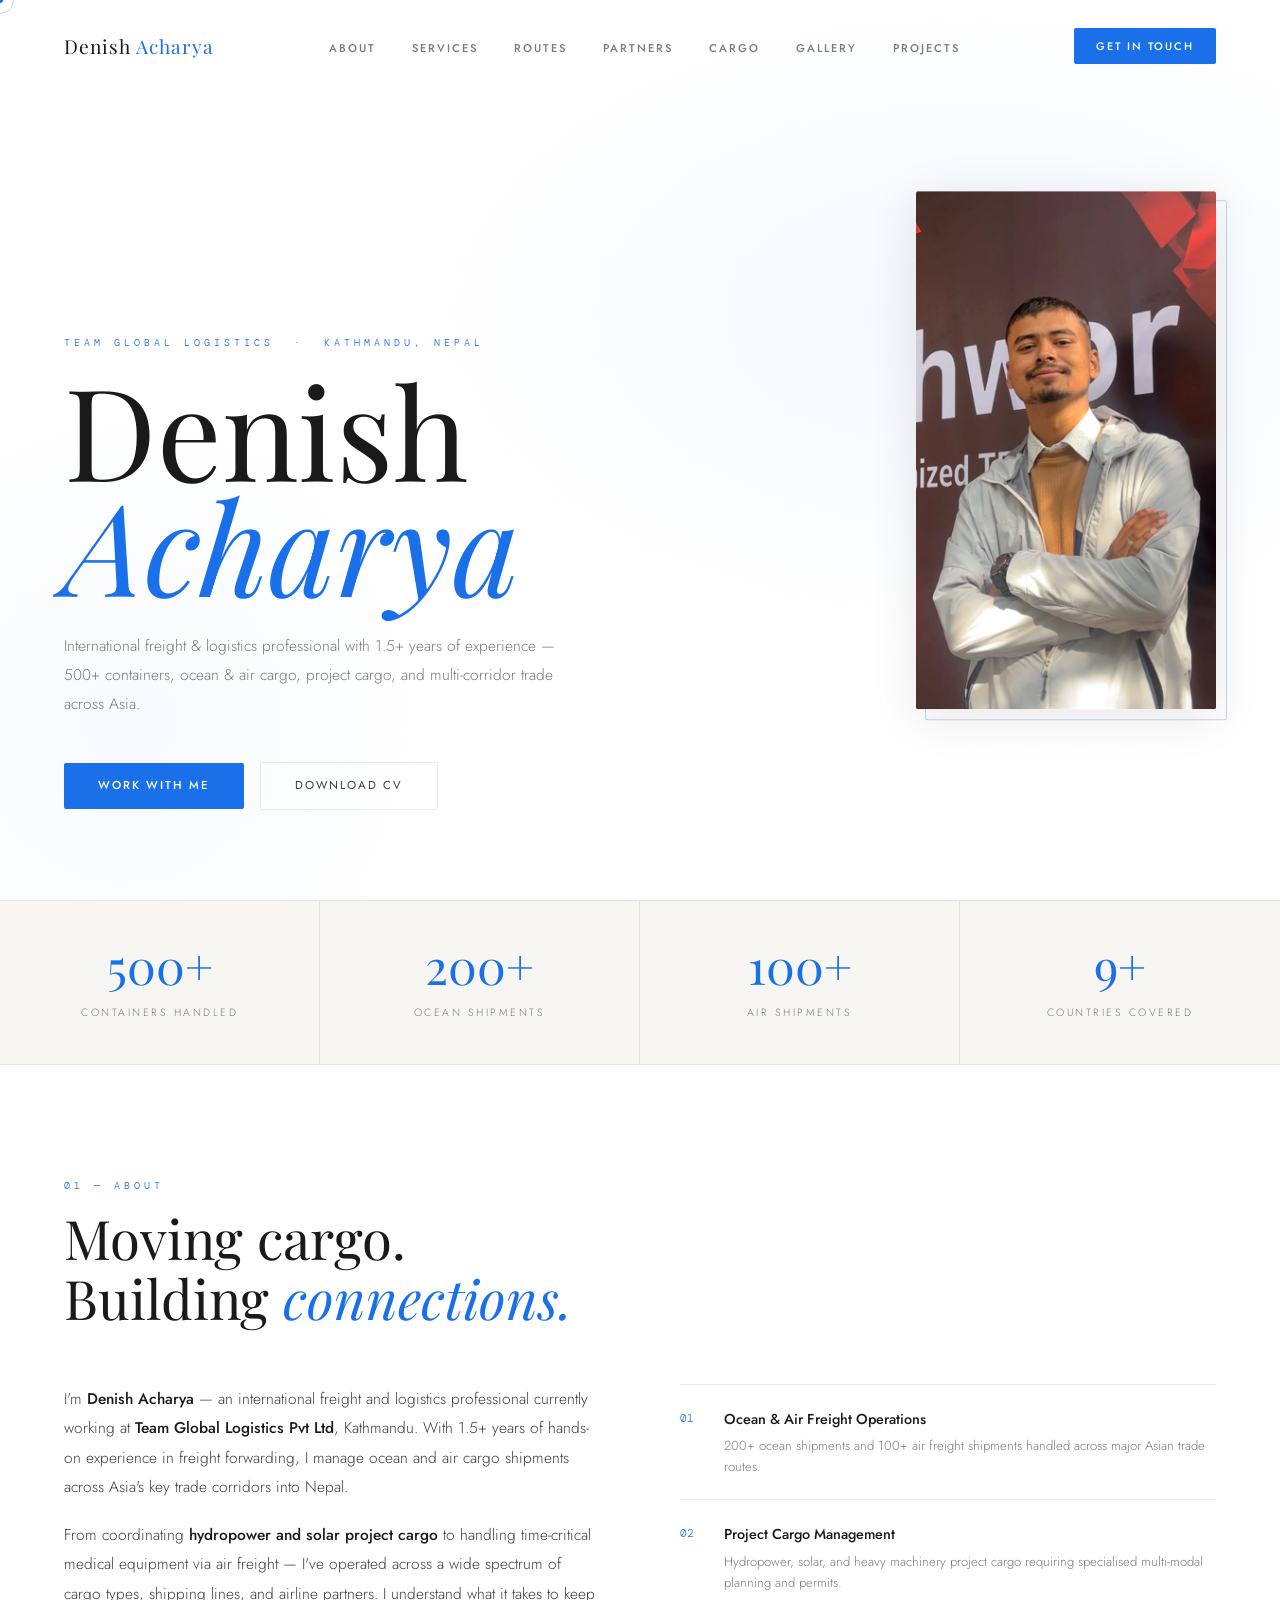
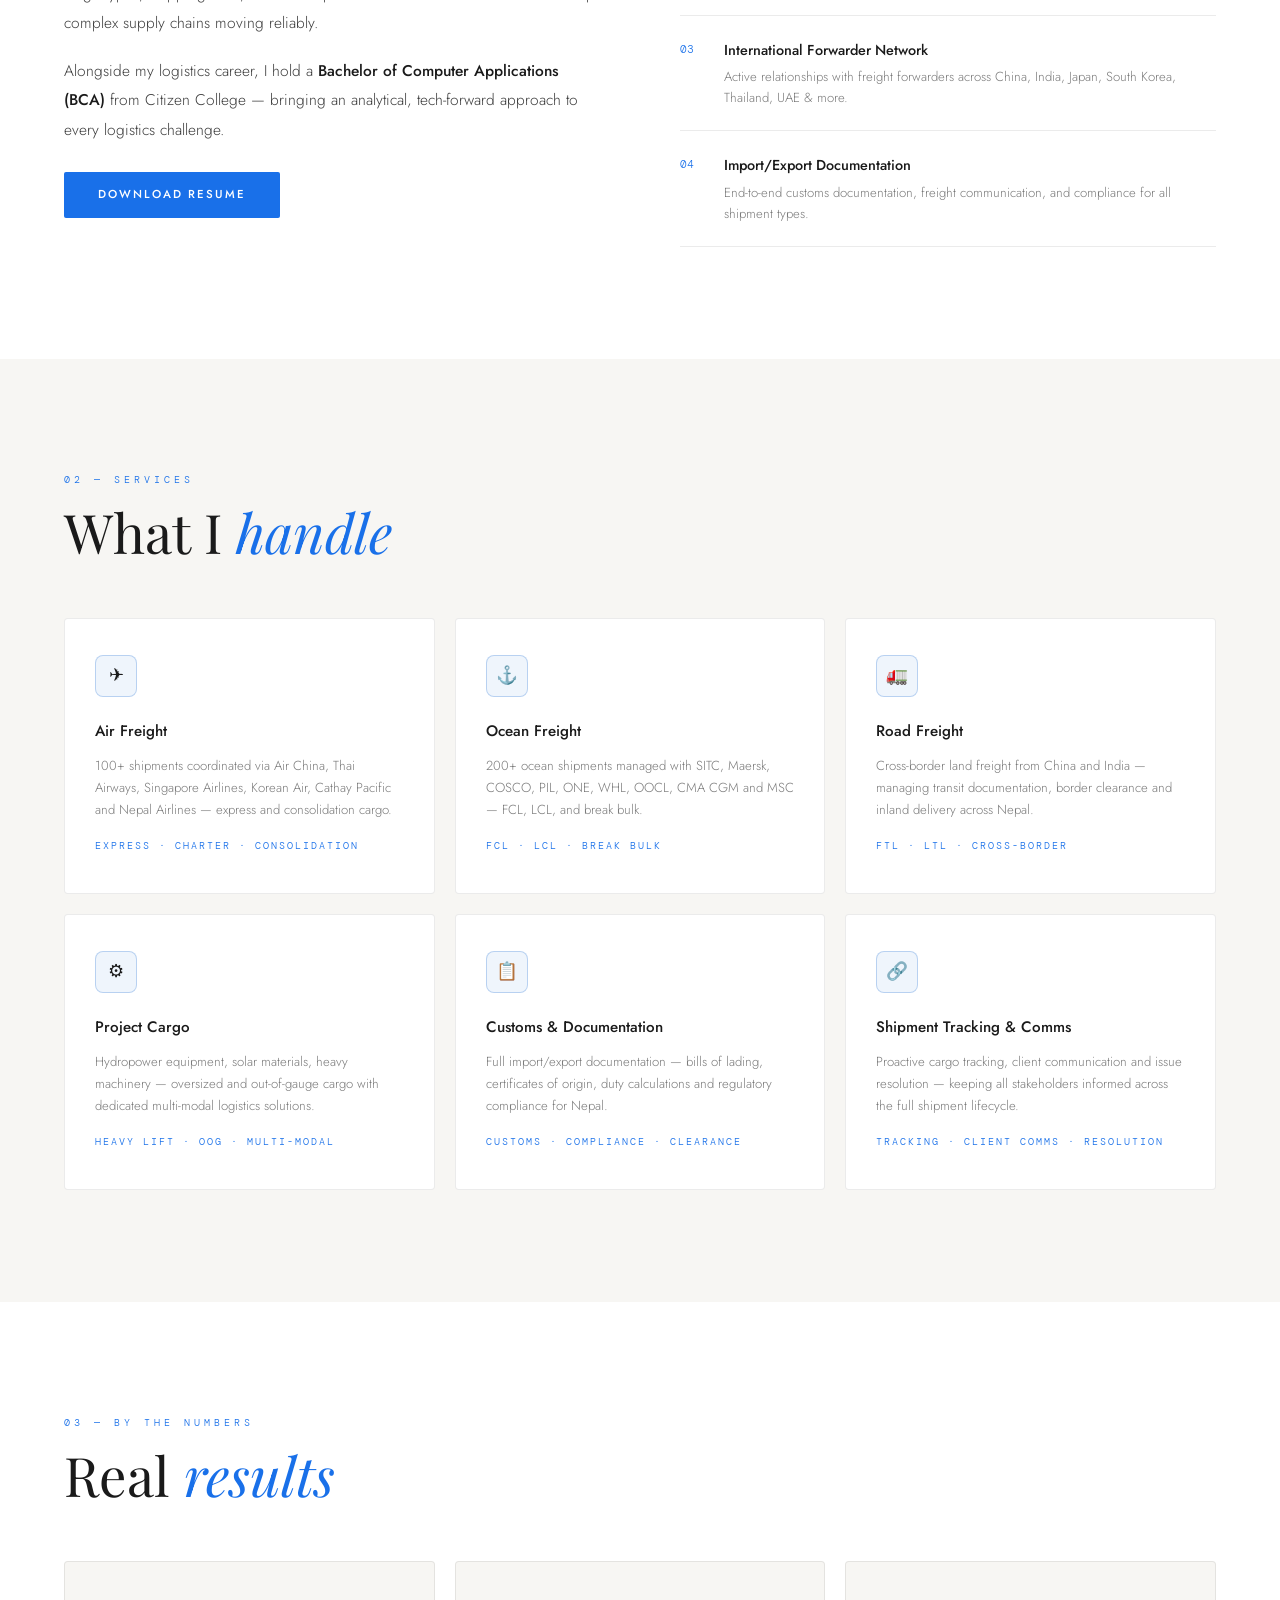
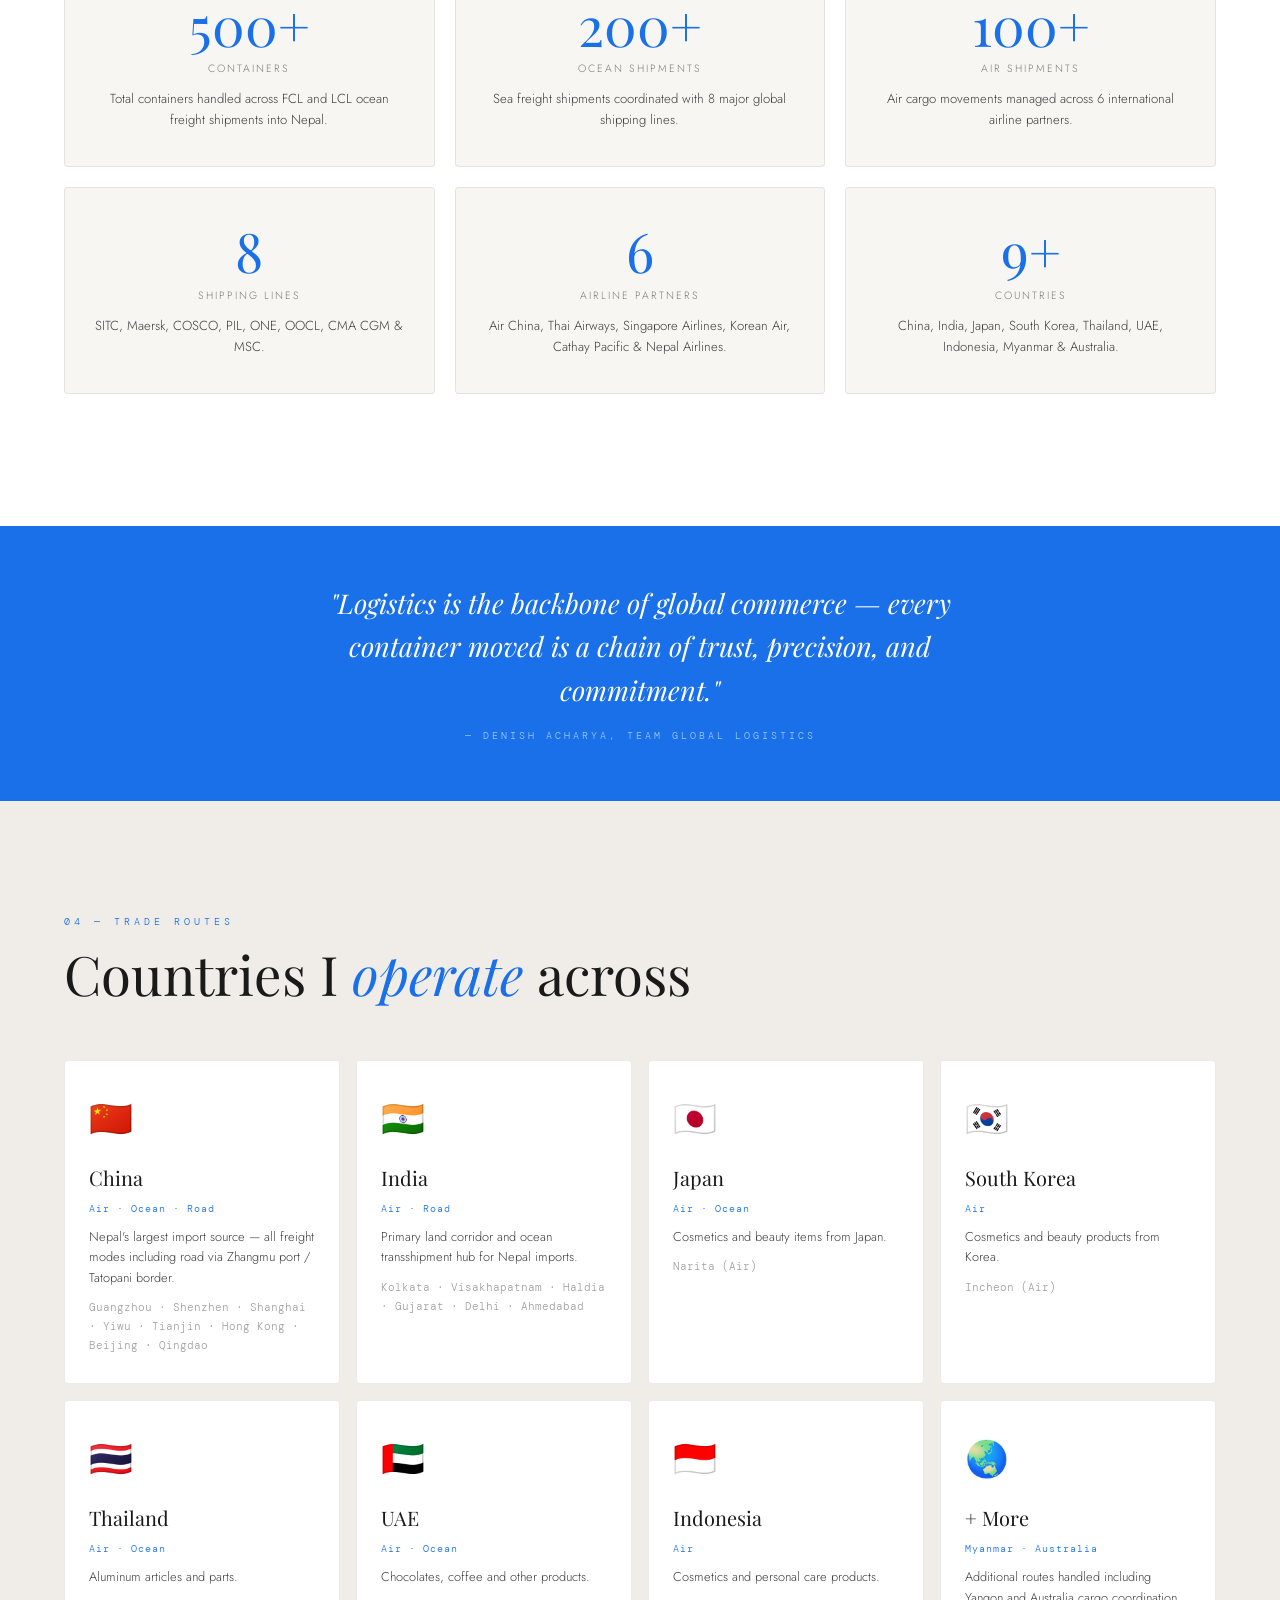
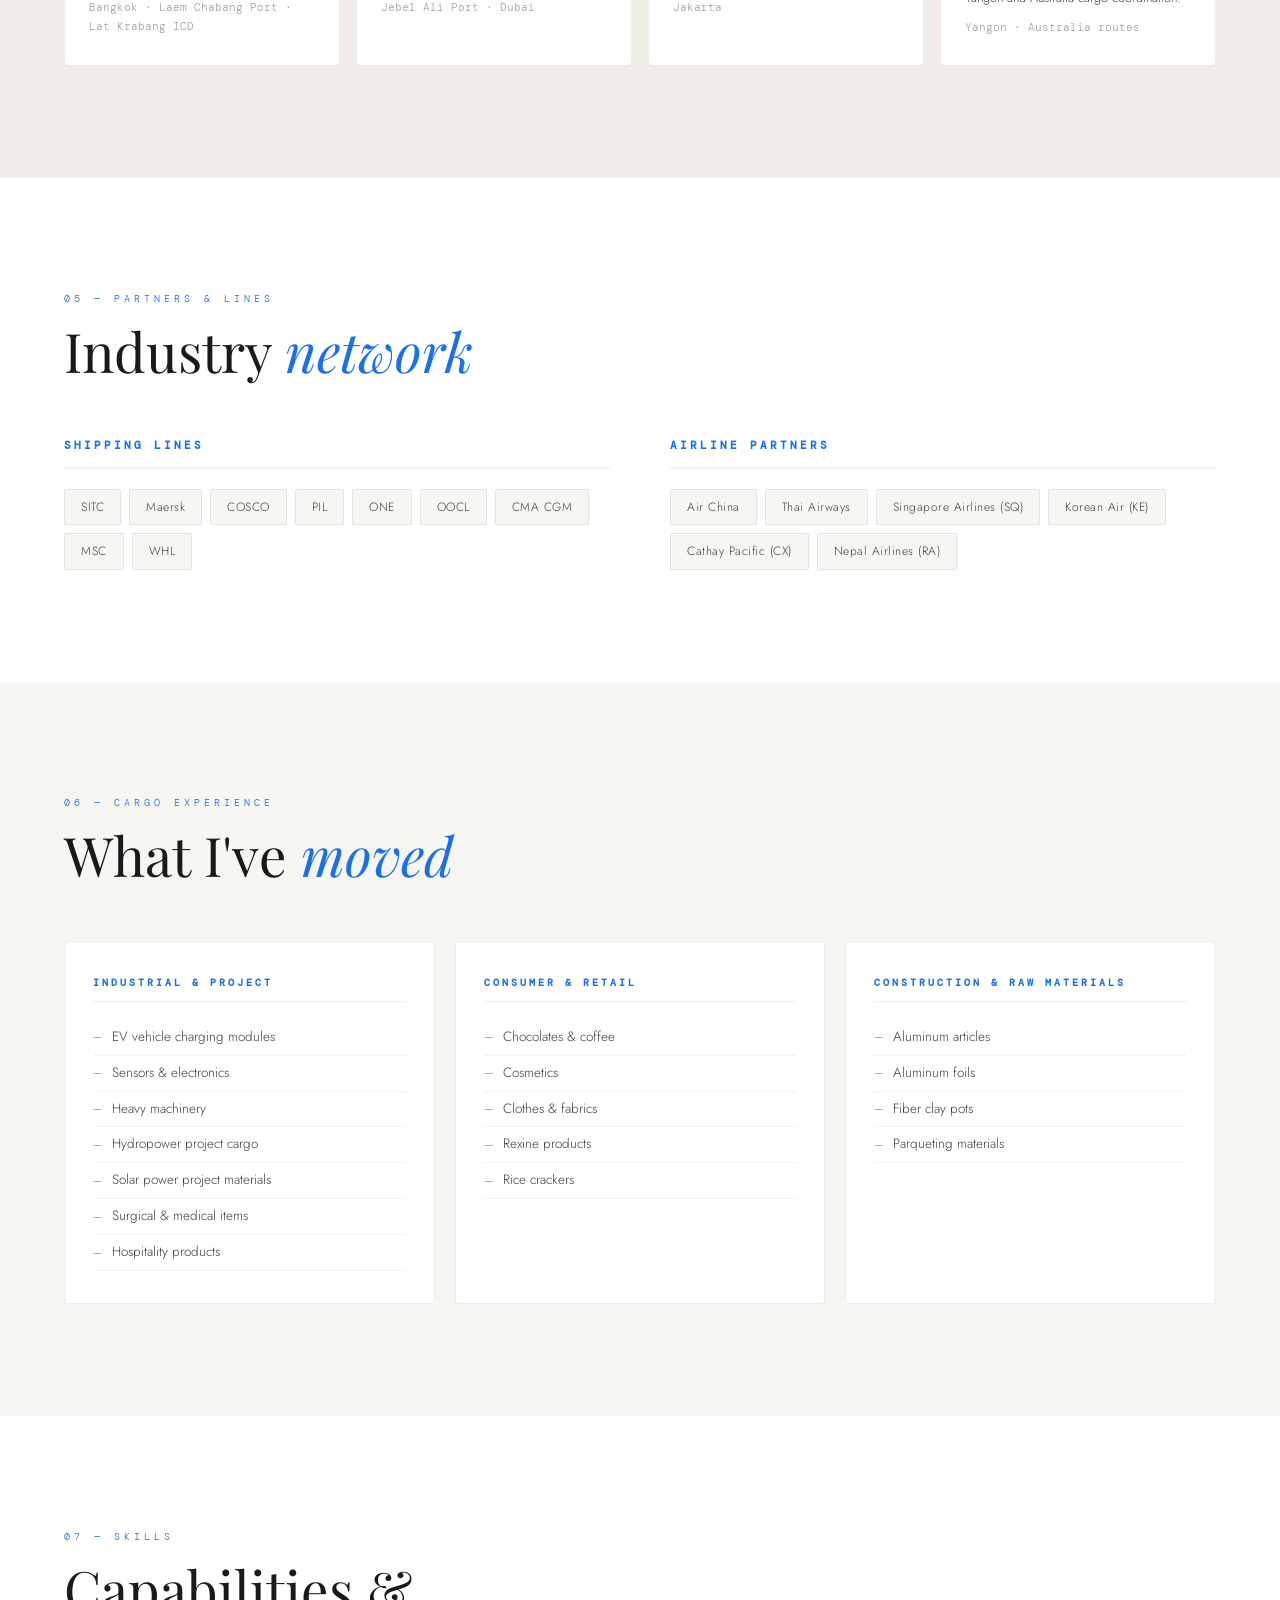
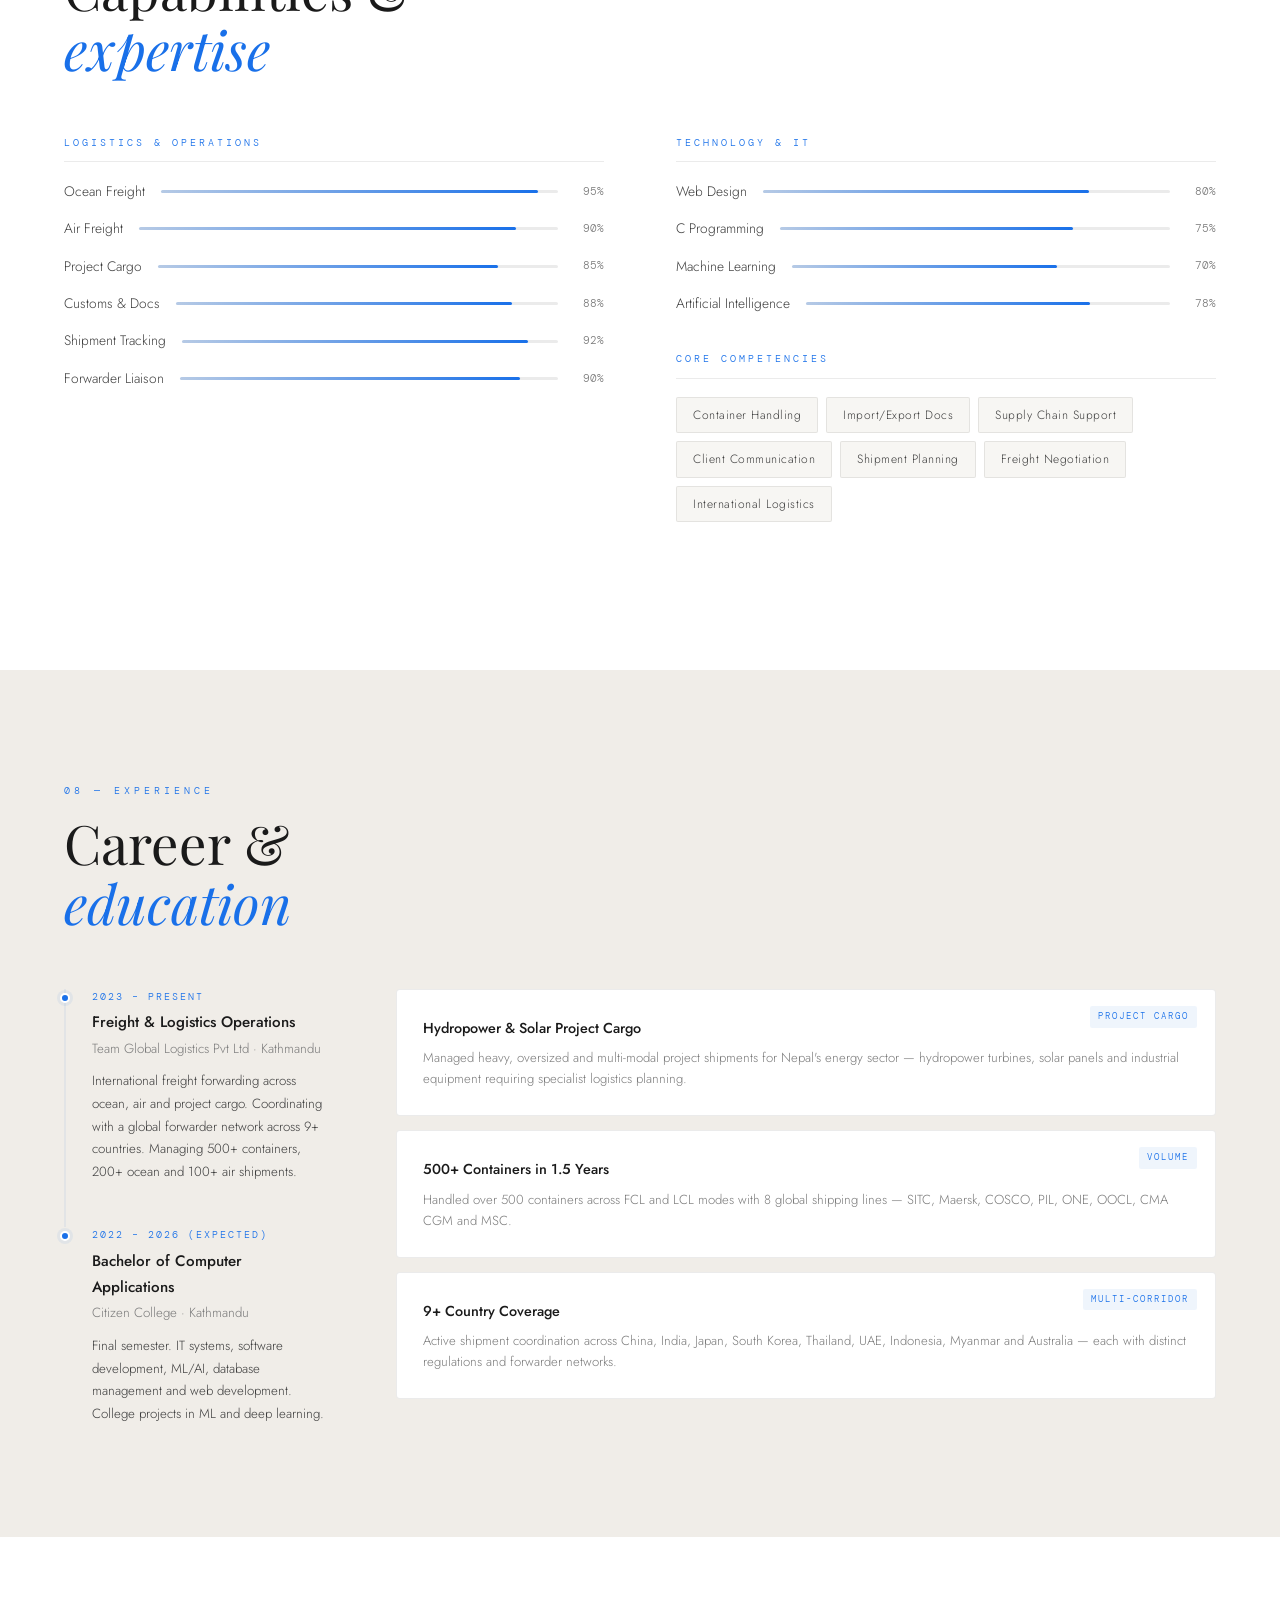
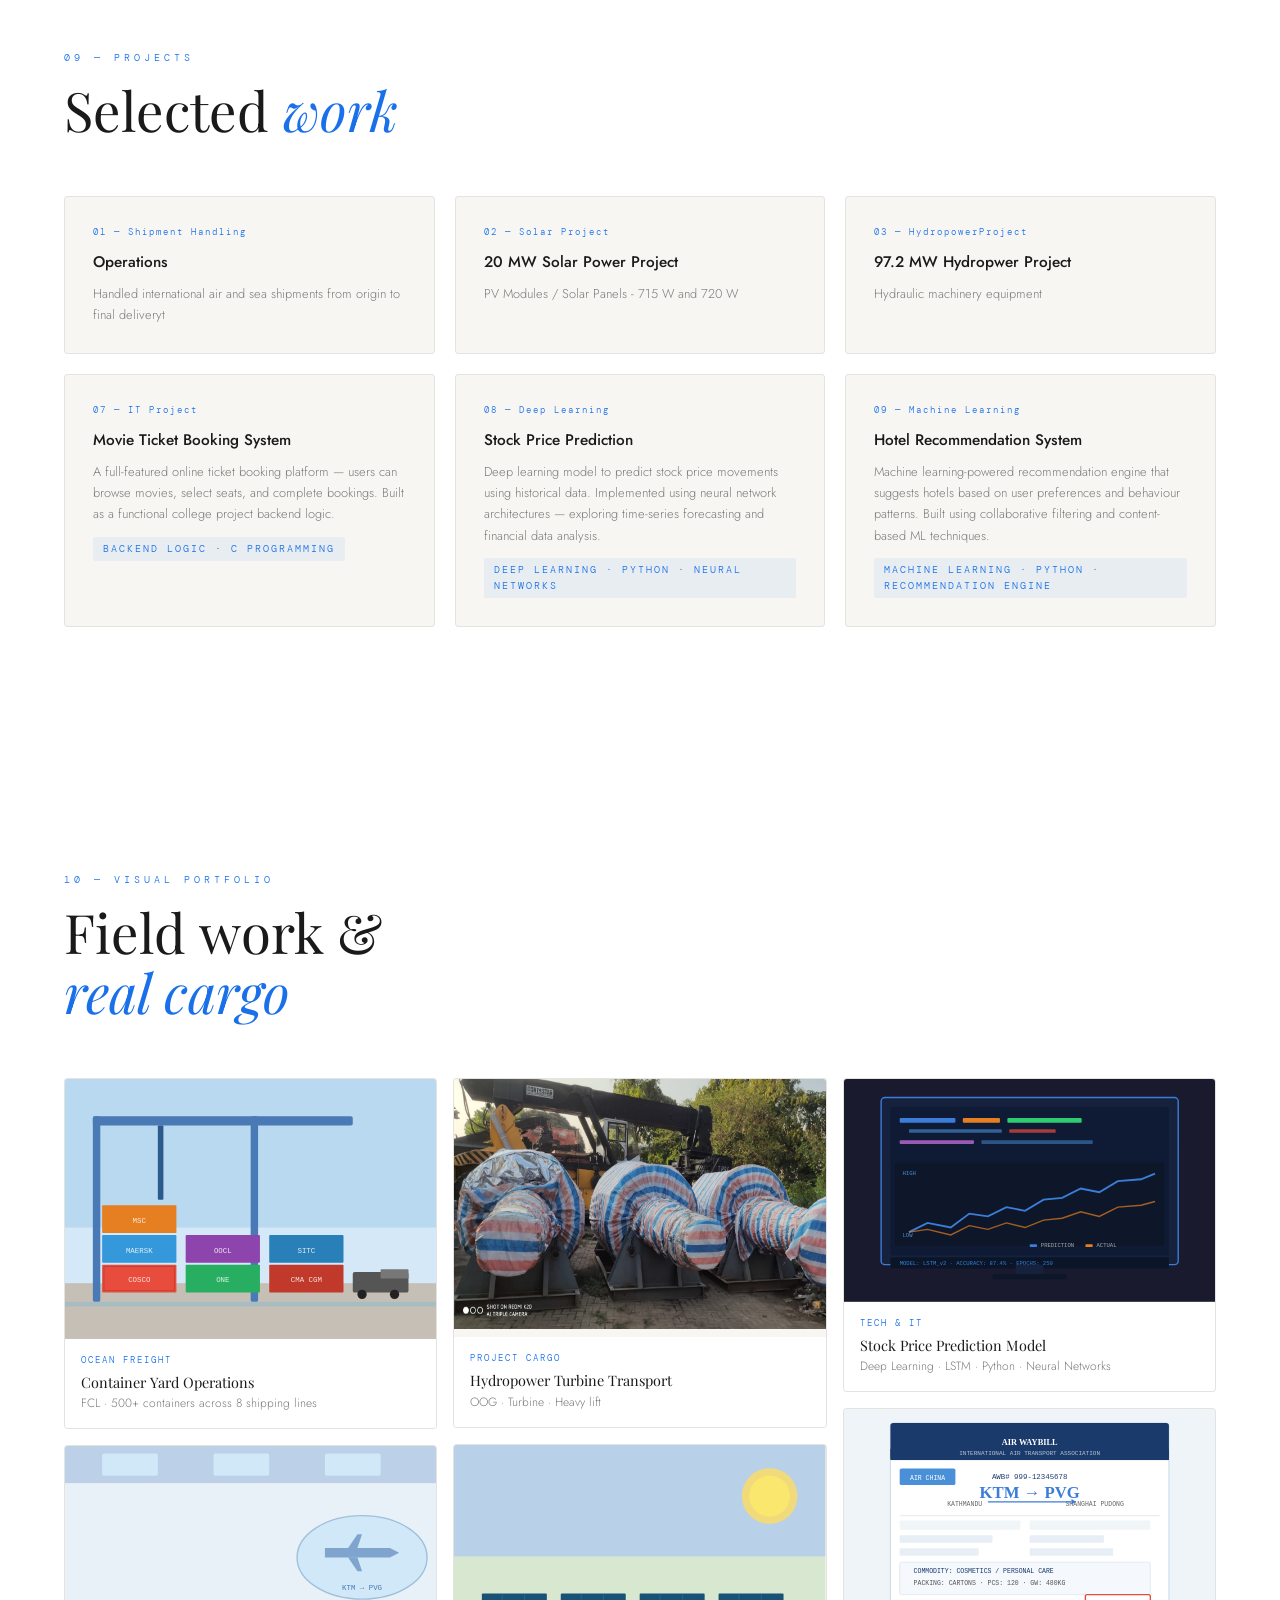
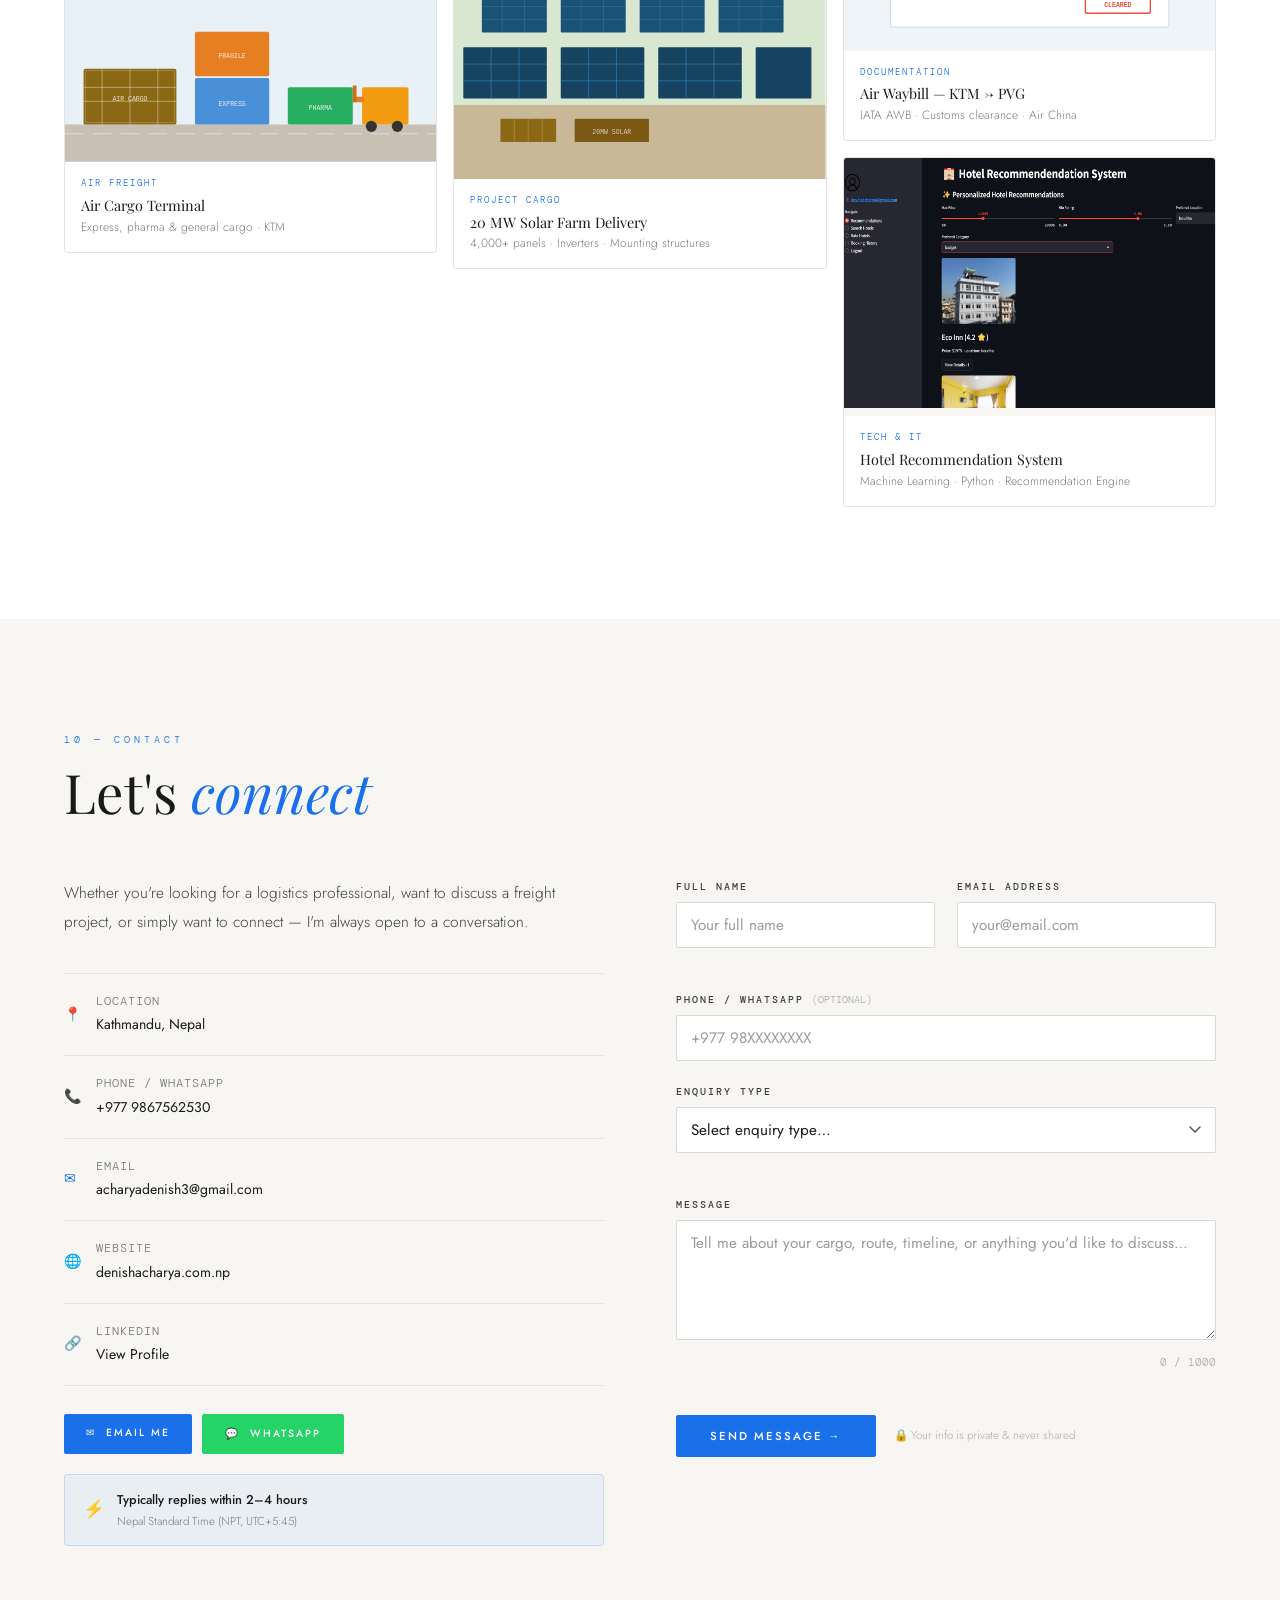
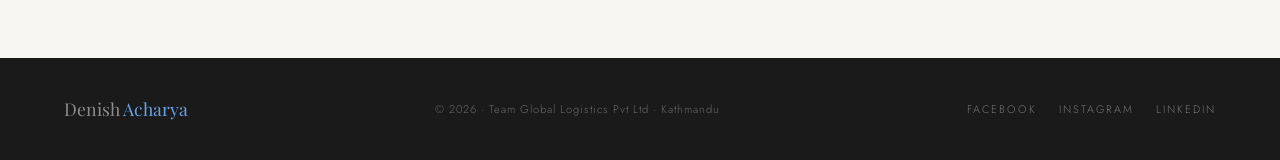
<file: index (5).html>
<!DOCTYPE html>
<html lang="en">

<head>
  <title>Denish Acharya — International Freight & Logistics</title>
  <meta charset="UTF-8">
  <meta name="google-site-verification" content="AvBt_YIwd3i83rJBXNy8ZVlLu--GFw_C1PhlJ1NMUXY" />
  <meta name="viewport" content="width=device-width, initial-scale=1">
  <meta name="description"
    content="Denish Acharya — International Freight & Logistics Professional at Team Global Logistics Pvt Ltd, Kathmandu. 500+ containers, 200+ ocean shipments, air & project cargo across Asia.">
  <link rel="icon" href="icon1.jpg">
  <link rel="preconnect" href="https://fonts.googleapis.com">
  <link
    href="https://fonts.googleapis.com/css2?family=Playfair+Display:ital,wght@0,400;0,500;0,600;1,400;1,500&family=Jost:wght@300;400;500;600&family=DM+Mono:wght@400;500&display=swap"
    rel="stylesheet">
  <style>
    *,
    *::before,
    *::after {
      box-sizing: border-box;
      margin: 0;
      padding: 0;
    }

    :root {
      --bg: #ffffff;
      --bg2: #f7f6f3;
      --bg3: #f0ede8;
      --surface: #fafaf8;
      --card: #ffffff;
      --border: rgba(0, 0, 0, 0.08);
      --border2: rgba(0, 0, 0, 0.05);
      --blue: #1970e9;
      --blue-dim: rgba(59, 125, 216, 0.08);
      --blue-line: rgba(59, 125, 216, 0.3);
      --ink: #1a1a1a;
      --ink2: #3d3d3d;
      --muted: #7a7a7a;
      --soft: #a0a0a0;
      --shadow: 0 2px 24px rgba(0, 0, 0, 0.07);
      --shadow-lg: 0 8px 48px rgba(0, 0, 0, 0.1);
    }

    html {
      scroll-behavior: smooth;
    }

    body {
      background: var(--bg);
      color: var(--ink);
      font-family: 'Jost', sans-serif;
      font-weight: 300;
      line-height: 1.7;
      overflow-x: hidden;
      cursor: none;
    }

    @media(max-width:768px) {
      body {
        cursor: auto;
      }
    }

    /* ── CURSOR ── */
    .cursor {
      width: 6px;
      height: 6px;
      background: var(--blue);
      border-radius: 50%;
      position: fixed;
      pointer-events: none;
      z-index: 9999;
      transform: translate(-50%, -50%);
      transition: width .2s, height .2s;
    }

    .cursor-ring {
      width: 28px;
      height: 28px;
      border: 1px solid var(--blue-line);
      border-radius: 50%;
      position: fixed;
      pointer-events: none;
      z-index: 9998;
      transform: translate(-50%, -50%);
      transition: width .3s, height .3s;
    }

    @media(max-width:768px) {

      .cursor,
      .cursor-ring {
        display: none;
      }
    }

    /* ── NAV ── */
    nav {
      position: fixed;
      top: 0;
      left: 0;
      right: 0;
      z-index: 100;
      display: flex;
      align-items: center;
      justify-content: space-between;
      padding: 28px 64px;
      transition: all .4s;
    }

    nav.scrolled {
      padding: 15px 64px;
      background: rgba(255, 255, 255, 0.96);
      border-bottom: 1px solid var(--border);
      backdrop-filter: blur(16px);
      box-shadow: 0 1px 20px rgba(0, 0, 0, 0.06);
    }

    .nav-logo {
      font-family: 'Playfair Display', serif;
      font-size: 1.2rem;
      letter-spacing: 1px;
      color: var(--ink);
      text-decoration: none;
    }

    .nav-logo span {
      color: var(--blue);
    }

    .nav-links {
      display: flex;
      gap: 36px;
      list-style: none;
    }

    .nav-links a {
      font-size: .7rem;
      letter-spacing: 2px;
      text-transform: uppercase;
      color: var(--muted);
      text-decoration: none;
      font-weight: 500;
      transition: color .3s;
    }

    .nav-links a:hover {
      color: var(--blue);
    }

    .nav-cta {
      font-size: .68rem;
      letter-spacing: 2px;
      text-transform: uppercase;
      background: var(--blue);
      color: #fff;
      padding: 9px 22px;
      text-decoration: none;
      font-weight: 500;
      border-radius: 2px;
      transition: background .3s, transform .2s;
    }

    .nav-cta:hover {
      background: #2b6dc5;
      transform: translateY(-1px);
    }

    .mob-btn {
      display: none;
      background: none;
      border: none;
      color: var(--ink);
      font-size: 1.3rem;
      cursor: pointer;
    }

    .mob-menu {
      display: none;
      position: fixed;
      inset: 0;
      background: var(--bg);
      z-index: 200;
      flex-direction: column;
      align-items: center;
      justify-content: center;
      gap: 36px;
    }

    .mob-menu.open {
      display: flex;
    }

    .mob-menu a {
      font-family: 'Playfair Display', serif;
      font-size: 2.4rem;
      font-weight: 400;
      color: var(--ink);
      text-decoration: none;
      transition: color .3s;
    }

    .mob-menu a:hover {
      color: var(--blue);
    }

    .mob-close {
      position: absolute;
      top: 28px;
      right: 36px;
      background: none;
      border: none;
      color: var(--muted);
      font-size: 1.5rem;
      cursor: pointer;
    }

    @media(max-width:768px) {
      nav {
        padding: 18px 24px;
      }

      nav.scrolled {
        padding: 13px 24px;
      }

      .nav-links,
      .nav-cta {
        display: none;
      }

      .mob-btn {
        display: block;
      }
    }

    /* ── HERO ── */
    #home {
      min-height: 100vh;
      display: flex;
      flex-direction: column;
      justify-content: flex-end;
      padding: 0 64px 90px;
      position: relative;
      overflow: hidden;
      background: var(--bg);
    }

    .hero-bg {
      position: absolute;
      inset: 0;
      background:
        radial-gradient(ellipse 60% 50% at 75% 35%, rgba(59, 125, 216, .06), transparent 70%),
        radial-gradient(ellipse 40% 60% at 10% 80%, rgba(59, 125, 216, .04), transparent 60%);
    }

    /* Subtle dot grid */
    .hero-grid {
      position: absolute;
      inset: 0;
      background-image: radial-gradient(circle, rgba(0, 0, 0, .1) 1px, transparent 1px);
      background-size: 48px 48px;
      mask-image: radial-gradient(ellipse 80% 80% at 50% 50%, black 20%, transparent 100%);
      opacity: .4;
    }

    /* Animated lines */
    .rl {
      position: absolute;
      height: 1px;
      background: linear-gradient(90deg, transparent, var(--blue-line), transparent);
      opacity: 0;
      animation: rf 8s ease-in-out infinite;
    }

    .rl:nth-child(1) {
      top: 28%;
      width: 40%;
      left: 35%;
      animation-delay: 0s;
    }

    .rl:nth-child(2) {
      top: 46%;
      width: 26%;
      left: 54%;
      animation-delay: 2.5s;
    }

    .rl:nth-child(3) {
      top: 65%;
      width: 32%;
      left: 24%;
      animation-delay: 5s;
    }

    @keyframes rf {

      0%,
      100% {
        opacity: 0;
        transform: translateX(-12px);
      }

      50% {
        opacity: 1;
        transform: translateX(0);
      }
    }

    .hero-eyebrow {
      font-family: 'DM Mono', monospace;
      font-size: .65rem;
      color: var(--blue);
      letter-spacing: 4px;
      text-transform: uppercase;
      margin-bottom: 20px;
      opacity: 0;
      animation: fu .8s .3s ease forwards;
    }

    .hero-name {
      font-family: 'Playfair Display', serif;
      font-size: clamp(4rem, 10vw, 9rem);
      font-weight: 400;
      line-height: .9;
      color: var(--ink);
      margin-bottom: 30px;
      opacity: 0;
      animation: fu .8s .5s ease forwards;
    }

    .hero-name em {
      font-style: italic;
      color: var(--blue);
    }

    .hero-desc {
      max-width: 500px;
      font-size: .97rem;
      color: var(--muted);
      line-height: 1.85;
      margin-bottom: 44px;
      opacity: 0;
      animation: fu .8s .7s ease forwards;
    }

    .hero-actions {
      display: flex;
      gap: 16px;
      align-items: center;
      flex-wrap: wrap;
      opacity: 0;
      animation: fu .8s .9s ease forwards;
    }

    .btn-p {
      display: inline-block;
      padding: 13px 34px;
      background: var(--blue);
      color: #fff;
      text-decoration: none;
      font-size: .72rem;
      letter-spacing: 2px;
      text-transform: uppercase;
      font-weight: 500;
      border-radius: 2px;
      transition: background .3s, transform .2s;
      border: none;
      cursor: pointer;
      font-family: 'Jost', sans-serif;
    }

    .btn-p:hover {
      background: #2b6dc5;
      transform: translateY(-2px);
    }

    .btn-g {
      display: inline-block;
      padding: 13px 34px;
      border: 1px solid var(--border);
      color: var(--ink2);
      text-decoration: none;
      font-size: .72rem;
      letter-spacing: 2px;
      text-transform: uppercase;
      font-weight: 400;
      border-radius: 2px;
      transition: border-color .3s, color .3s, background .3s;
    }

    .btn-g:hover {
      border-color: var(--blue);
      color: var(--blue);
      background: var(--blue-dim);
    }

    .hero-scroll {
      position: absolute;
      bottom: 40px;
      right: 64px;
      display: flex;
      flex-direction: column;
      align-items: center;
      gap: 10px;
      opacity: 0;
      animation: fu .8s 1.2s ease forwards;
    }

    .hero-scroll span {
      font-size: .6rem;
      letter-spacing: 3px;
      text-transform: uppercase;
      color: var(--soft);
      writing-mode: vertical-rl;
    }

    .sline {
      width: 1px;
      height: 52px;
      background: linear-gradient(to bottom, var(--blue-line), transparent);
      animation: sp 2.2s ease-in-out infinite;
    }

    @keyframes sp {

      0%,
      100% {
        opacity: .4;
        transform: scaleY(1);
      }

      50% {
        opacity: 1;
        transform: scaleY(.5);
      }
    }

    .hero-photo {
      position: absolute;
      right: 64px;
      top: 50%;
      transform: translateY(-50%);
      width: 300px;
      opacity: 0;
      animation: fi 1s .55s ease forwards;
    }

    .hero-photo img {
      width: 100%;
      display: block;
      border-radius: 2px;
      filter: contrast(1.04);
      box-shadow: var(--shadow-lg);
    }

    .hero-photo::before {
      content: '';
      position: absolute;
      inset: -1px;
      border: 1px solid var(--blue-line);
      transform: translate(10px, 10px);
      z-index: -1;
      border-radius: 2px;
    }

    @media(max-width:900px) {
      #home {
        padding: 110px 24px 64px;
        align-items: center;
        text-align: center;
        justify-content: center;
      }

      .hero-photo,
      .hero-scroll {
        display: none;
      }

      .hero-desc {
        max-width: 100%;
      }

      .hero-actions {
        justify-content: center;
      }
    }

    /* ── STATS BAND ── */
    .stats-band {
      border-top: 1px solid var(--border);
      border-bottom: 1px solid var(--border);
      display: grid;
      grid-template-columns: repeat(4, 1fr);
      background: var(--bg2);
    }

    .si {
      padding: 40px 28px;
      border-right: 1px solid var(--border);
      text-align: center;
    }

    .si:last-child {
      border-right: none;
    }

    .sn {
      font-family: 'Playfair Display', serif;
      font-size: 3rem;
      font-weight: 400;
      color: var(--blue);
      line-height: 1;
      display: block;
      margin-bottom: 8px;
    }

    .sl {
      font-size: .66rem;
      letter-spacing: 2.5px;
      text-transform: uppercase;
      color: var(--muted);
    }

    @media(max-width:768px) {
      .stats-band {
        grid-template-columns: repeat(2, 1fr);
      }

      .si:nth-child(2) {
        border-right: none;
      }

      .si {
        padding: 28px 16px;
      }
    }

    /* ── SHARED SECTION STYLES ── */
    section {
      padding: 112px 64px;
    }

    @media(max-width:768px) {
      section {
        padding: 72px 24px;
      }
    }

    .stag {
      font-family: 'DM Mono', monospace;
      font-size: .63rem;
      letter-spacing: 4px;
      text-transform: uppercase;
      color: var(--blue);
      margin-bottom: 14px;
      display: block;
    }

    .stitle {
      font-family: 'Playfair Display', serif;
      font-size: clamp(2rem, 4.5vw, 3.4rem);
      font-weight: 400;
      line-height: 1.1;
      color: var(--ink);
      margin-bottom: 56px;
    }

    .stitle em {
      font-style: italic;
      color: var(--blue);
    }

    /* Divider line */
    .title-line {
      width: 48px;
      height: 2px;
      background: var(--blue);
      margin-bottom: 48px;
      margin-top: -36px;
    }

    /* ── ABOUT ── */
    #about {
      background: var(--bg);
    }

    .about-grid {
      display: grid;
      grid-template-columns: 1fr 1fr;
      gap: 80px;
      align-items: start;
    }

    .atext p {
      font-size: .97rem;
      color: var(--ink2);
      line-height: 1.9;
      margin-bottom: 18px;
    }

    .atext p strong {
      color: var(--ink);
      font-weight: 500;
    }

    .elist {
      list-style: none;
    }

    .elist li {
      display: flex;
      gap: 18px;
      align-items: flex-start;
      padding: 22px 0;
      border-bottom: 1px solid var(--border);
    }

    .elist li:first-child {
      border-top: 1px solid var(--border);
    }

    .enum {
      font-family: 'DM Mono', monospace;
      font-size: .66rem;
      color: var(--blue);
      min-width: 26px;
      padding-top: 3px;
    }

    .econt h4 {
      font-size: .9rem;
      font-weight: 500;
      color: var(--ink);
      margin-bottom: 4px;
    }

    .econt p {
      font-size: .82rem;
      color: var(--muted);
      line-height: 1.6;
    }

    @media(max-width:900px) {
      .about-grid {
        grid-template-columns: 1fr;
        gap: 44px;
      }
    }

    /* ── SERVICES ── */
    #services {
      background: var(--bg2);
    }

    .sgrid {
      display: grid;
      grid-template-columns: repeat(3, 1fr);
      gap: 20px;
    }

    .scard {
      background: var(--card);
      padding: 36px 30px;
      border: 1px solid var(--border);
      border-radius: 4px;
      position: relative;
      transition: box-shadow .3s, transform .3s, border-color .3s;
    }

    .scard:hover {
      box-shadow: var(--shadow-lg);
      transform: translateY(-4px);
      border-color: var(--blue-line);
    }

    .scard::after {
      content: '';
      position: absolute;
      top: 0;
      left: 0;
      right: 0;
      height: 3px;
      background: var(--blue);
      border-radius: 4px 4px 0 0;
      transform: scaleX(0);
      transition: transform .4s ease;
      transform-origin: left;
    }

    .scard:hover::after {
      transform: scaleX(1);
    }

    .sico {
      width: 42px;
      height: 42px;
      background: var(--blue-dim);
      border: 1px solid var(--blue-line);
      border-radius: 8px;
      display: flex;
      align-items: center;
      justify-content: center;
      margin-bottom: 22px;
      font-size: 1.1rem;
      transition: background .3s;
    }

    .scard:hover .sico {
      background: rgba(59, 125, 216, .14);
    }

    .scard h3 {
      font-size: .95rem;
      font-weight: 500;
      color: var(--ink);
      margin-bottom: 10px;
    }

    .scard p {
      font-size: .82rem;
      color: var(--muted);
      line-height: 1.7;
    }

    .stk {
      display: inline-block;
      margin-top: 16px;
      font-family: 'DM Mono', monospace;
      font-size: .6rem;
      letter-spacing: 2px;
      color: var(--blue);
      text-transform: uppercase;
    }

    @media(max-width:900px) {
      .sgrid {
        grid-template-columns: 1fr;
      }
    }

    @media(min-width:901px) and (max-width:1100px) {
      .sgrid {
        grid-template-columns: repeat(2, 1fr);
      }
    }

    /* ── NUMBERS ── */
    #numbers {
      background: var(--bg);
    }

    .ngrid {
      display: grid;
      grid-template-columns: repeat(3, 1fr);
      gap: 20px;
      margin-bottom: 20px;
    }

    .ncard {
      background: var(--bg2);
      padding: 36px 28px;
      border: 1px solid var(--border);
      border-radius: 4px;
      text-align: center;
      transition: box-shadow .3s, transform .2s;
    }

    .ncard:hover {
      box-shadow: var(--shadow);
      transform: translateY(-2px);
    }

    .nbig {
      font-family: 'Playfair Display', serif;
      font-size: 3.4rem;
      font-weight: 400;
      color: var(--blue);
      line-height: 1;
      display: block;
      margin-bottom: 8px;
    }

    .nsub {
      font-size: .66rem;
      letter-spacing: 2px;
      text-transform: uppercase;
      color: var(--muted);
      display: block;
      margin-bottom: 10px;
    }

    .ndesc {
      font-size: .82rem;
      color: var(--ink2);
      line-height: 1.6;
    }

    @media(max-width:768px) {
      .ngrid {
        grid-template-columns: repeat(2, 1fr);
      }
    }

    /* ── ROUTES ── */
    #routes {
      background: var(--bg3);
    }

    .cgrid {
      display: grid;
      grid-template-columns: repeat(4, 1fr);
      gap: 16px;
    }

    .ccard {
      background: var(--card);
      padding: 28px 24px;
      border: 1px solid var(--border);
      border-radius: 4px;
      transition: box-shadow .3s, transform .2s, border-color .3s;
    }

    .ccard:hover {
      box-shadow: var(--shadow);
      transform: translateY(-3px);
      border-color: var(--blue-line);
    }

    .cflag {
      font-size: 2.2rem;
      margin-bottom: 12px;
      display: block;
    }

    .cname {
      font-family: 'Playfair Display', serif;
      font-size: 1.25rem;
      font-weight: 400;
      color: var(--ink);
      margin-bottom: 5px;
    }

    .cmodes {
      font-size: .63rem;
      font-family: 'DM Mono', monospace;
      color: var(--blue);
      letter-spacing: 1px;
      margin-bottom: 10px;
    }

    .cdesc {
      font-size: .8rem;
      color: var(--ink2);
      line-height: 1.6;
      margin-bottom: 10px;
    }

    .cports {
      font-size: .7rem;
      font-family: 'DM Mono', monospace;
      color: var(--soft);
      line-height: 1.7;
    }

    @media(max-width:900px) {
      .cgrid {
        grid-template-columns: repeat(2, 1fr);
      }
    }

    @media(max-width:480px) {
      .cgrid {
        grid-template-columns: 1fr;
      }
    }

    /* ── PARTNERS ── */
    #partners {
      background: var(--bg);
    }

    .pgrid2 {
      display: grid;
      grid-template-columns: 1fr 1fr;
      gap: 60px;
    }

    .pblock h3 {
      font-size: .66rem;
      letter-spacing: 3px;
      text-transform: uppercase;
      color: var(--blue);
      margin-bottom: 20px;
      padding-bottom: 12px;
      border-bottom: 2px solid var(--blue-dim);
      font-family: 'DM Mono', monospace;
    }

    .pills {
      display: flex;
      flex-wrap: wrap;
      gap: 8px;
    }

    .pill {
      padding: 7px 16px;
      background: var(--bg2);
      border: 1px solid var(--border);
      border-radius: 2px;
      font-size: .75rem;
      color: var(--ink2);
      letter-spacing: .5px;
      transition: border-color .3s, color .3s, background .3s;
    }

    .pill:hover {
      border-color: var(--blue);
      color: var(--blue);
      background: var(--blue-dim);
    }

    @media(max-width:768px) {
      .pgrid2 {
        grid-template-columns: 1fr;
        gap: 40px;
      }
    }

    /* ── CARGO ── */
    #cargo {
      background: var(--bg2);
    }

    .cargo-grid {
      display: grid;
      grid-template-columns: repeat(3, 1fr);
      gap: 20px;
    }

    .cargo-cat {
      background: var(--card);
      padding: 32px 28px;
      border: 1px solid var(--border);
      border-radius: 4px;
      transition: box-shadow .3s;
    }

    .cargo-cat:hover {
      box-shadow: var(--shadow);
    }

    .cargo-cat h3 {
      font-size: .63rem;
      letter-spacing: 3px;
      text-transform: uppercase;
      color: var(--blue);
      margin-bottom: 18px;
      padding-bottom: 10px;
      border-bottom: 1px solid var(--border);
      font-family: 'DM Mono', monospace;
    }

    .cargo-cat ul {
      list-style: none;
    }

    .cargo-cat ul li {
      font-size: .84rem;
      color: var(--ink2);
      padding: 6px 0;
      border-bottom: 1px solid var(--border2);
      display: flex;
      align-items: center;
      gap: 10px;
    }

    .cargo-cat ul li::before {
      content: '—';
      color: var(--blue);
      font-size: .65rem;
      flex-shrink: 0;
    }

    @media(max-width:768px) {
      .cargo-grid {
        grid-template-columns: 1fr;
      }
    }

    /* ── SKILLS ── */
    #skills {
      background: var(--bg);
    }

    .skills2 {
      display: grid;
      grid-template-columns: 1fr 1fr;
      gap: 72px;
    }

    .sg {
      margin-bottom: 36px;
    }

    .sgl {
      font-family: 'DM Mono', monospace;
      font-size: .6rem;
      letter-spacing: 3px;
      text-transform: uppercase;
      color: var(--blue);
      margin-bottom: 18px;
      padding-bottom: 10px;
      border-bottom: 1px solid var(--border);
    }

    .sr {
      display: flex;
      align-items: center;
      justify-content: space-between;
      margin-bottom: 14px;
    }

    .snm {
      font-size: .86rem;
      color: var(--ink2);
      white-space: nowrap;
    }

    .sbo {
      flex: 1;
      height: 3px;
      background: var(--border);
      margin: 0 16px;
      border-radius: 2px;
    }

    .sbi {
      height: 100%;
      background: linear-gradient(90deg, var(--blue-line), var(--blue));
      border-radius: 2px;
      transition: width 1.4s ease;
    }

    .spc {
      font-family: 'DM Mono', monospace;
      font-size: .66rem;
      color: var(--muted);
      min-width: 30px;
      text-align: right;
    }

    @media(max-width:768px) {
      .skills2 {
        grid-template-columns: 1fr;
        gap: 44px;
      }
    }

    /* ── EXPERIENCE ── */
    #experience {
      background: var(--bg3);
    }

    .exp-layout {
      display: grid;
      grid-template-columns: 260px 1fr;
      gap: 72px;
    }

    .tle {
      position: relative;
      padding-left: 26px;
      padding-bottom: 44px;
      border-left: 2px solid var(--blue-dim);
    }

    .tle:last-child {
      padding-bottom: 0;
      border-left-color: transparent;
    }

    .tle::before {
      content: '';
      width: 10px;
      height: 10px;
      background: var(--blue);
      border: 2px solid #fff;
      border-radius: 50%;
      position: absolute;
      left: -6px;
      top: 4px;
      box-shadow: 0 0 0 3px var(--blue-dim);
    }

    .tldate {
      font-family: 'DM Mono', monospace;
      font-size: .6rem;
      letter-spacing: 2px;
      color: var(--blue);
      text-transform: uppercase;
      margin-bottom: 5px;
    }

    .tltitle {
      font-size: .95rem;
      font-weight: 500;
      color: var(--ink);
      margin-bottom: 2px;
    }

    .tlorg {
      font-size: .83rem;
      color: var(--muted);
      margin-bottom: 10px;
    }

    .tlbody {
      font-size: .83rem;
      color: var(--ink2);
      line-height: 1.7;
    }

    .hcard {
      background: var(--card);
      border: 1px solid var(--border);
      border-radius: 4px;
      padding: 26px;
      margin-bottom: 14px;
      position: relative;
      transition: border-color .3s, box-shadow .3s;
    }

    .hcard:hover {
      border-color: var(--blue-line);
      box-shadow: var(--shadow);
    }

    .hcard h4 {
      font-size: .9rem;
      font-weight: 500;
      color: var(--ink);
      margin-bottom: 7px;
    }

    .hcard p {
      font-size: .82rem;
      color: var(--muted);
      line-height: 1.6;
    }

    .htag {
      position: absolute;
      top: 16px;
      right: 18px;
      font-family: 'DM Mono', monospace;
      font-size: .58rem;
      color: var(--blue);
      letter-spacing: 2px;
      text-transform: uppercase;
      background: var(--blue-dim);
      padding: 3px 8px;
      border-radius: 2px;
    }

    @media(max-width:900px) {
      .exp-layout {
        grid-template-columns: 1fr;
        gap: 44px;
      }
    }

    /* ── PROJECTS ── */
    #projects {
      background: var(--bg);
    }

    .pj-grid {
      display: grid;
      grid-template-columns: repeat(3, 1fr);
      gap: 20px;
      margin-bottom: 20px;
    }

    .pj-text {
      background: var(--bg2);
      padding: 28px;
      border: 1px solid var(--border);
      border-radius: 4px;
      position: relative;
      transition: box-shadow .3s, transform .2s, border-color .3s;
    }

    .pj-text:hover {
      box-shadow: var(--shadow);
      transform: translateY(-3px);
      border-color: var(--blue-line);
    }

    .pj-text::before {
      content: '';
      position: absolute;
      top: 0;
      left: 0;
      right: 0;
      height: 3px;
      background: var(--blue);
      border-radius: 4px 4px 0 0;
      transform: scaleX(0);
      transition: transform .4s;
      transform-origin: left;
    }

    .pj-text:hover::before {
      transform: scaleX(1);
    }

    .pjn {
      font-family: 'DM Mono', monospace;
      font-size: .58rem;
      color: var(--blue);
      letter-spacing: 2px;
      margin-bottom: 8px;
    }

    .pjt {
      font-size: .96rem;
      font-weight: 500;
      color: var(--ink);
      margin-bottom: 8px;
    }

    .pjs {
      font-size: .8rem;
      color: var(--muted);
      line-height: 1.65;
    }

    .it-tag {
      display: inline-block;
      margin-top: 12px;
      font-family: 'DM Mono', monospace;
      font-size: .6rem;
      letter-spacing: 2px;
      color: var(--blue);
      text-transform: uppercase;
      background: var(--blue-dim);
      padding: 4px 10px;
      border-radius: 2px;
    }

    @media(max-width:900px) {
      .pj-grid {
        grid-template-columns: 1fr;
      }
    }

    @media(min-width:901px) and (max-width:1100px) {
      .pj-grid {
        grid-template-columns: repeat(2, 1fr);
      }
    }

    /* ── CONTACT ── */
    #contact {
      background: var(--bg2);
    }

    .clayout {
      display: grid;
      grid-template-columns: 1fr 1fr;
      gap: 72px;
    }

    .cinfo p {
      font-size: .97rem;
      color: var(--ink2);
      line-height: 1.9;
      margin-bottom: 36px;
    }

    .cdet {
      display: flex;
      align-items: center;
      gap: 14px;
      padding: 18px 0;
      border-bottom: 1px solid var(--border);
      color: var(--ink2);
      font-size: .88rem;
    }

    .cdet:first-of-type {
      border-top: 1px solid var(--border);
    }

    .cico {
      color: var(--blue);
      min-width: 18px;
    }

    .cdet a {
      color: var(--ink2);
      text-decoration: none;
      transition: color .3s;
    }

    .cdet a:hover {
      color: var(--blue);
    }

    .fg {
      margin-bottom: 22px;
    }

    .fg label {
      display: block;
      font-size: .63rem;
      letter-spacing: 2px;
      text-transform: uppercase;
      color: var(--ink2);
      margin-bottom: 7px;
      font-family: 'DM Mono', monospace;
      font-weight: 500;
    }

    .fg input,
    .fg textarea,
    .fg select {
      width: 100%;
      background: #ffffff;
      border: 1px solid rgba(0, 0, 0, 0.15);
      border-radius: 2px;
      padding: 11px 14px;
      color: #1a1a1a;
      font-family: 'Jost', sans-serif;
      font-size: .95rem;
      font-weight: 400;
      transition: border-color .3s, box-shadow .3s;
      outline: none;
      -webkit-appearance: none;
      appearance: none;
    }

    .fg input::placeholder,
    .fg textarea::placeholder {
      color: #9a9a9a;
    }

    .fg select {
      cursor: pointer;
      background-image: url("data:image/svg+xml,%3Csvg xmlns='http://www.w3.org/2000/svg' width='12' height='8' viewBox='0 0 12 8'%3E%3Cpath d='M1 1l5 5 5-5' stroke='%23555' stroke-width='1.5' fill='none' stroke-linecap='round'/%3E%3C/svg%3E");
      background-repeat: no-repeat;
      background-position: right 14px center;
      padding-right: 36px;
    }

    .fg select option {
      color: #1a1a1a;
      background: #ffffff;
    }

    .fg input:focus,
    .fg textarea:focus,
    .fg select:focus {
      border-color: var(--blue);
      box-shadow: 0 0 0 3px rgba(25, 112, 233, 0.1);
    }

    .fg textarea {
      resize: vertical;
      min-height: 120px;
    }

    .frow {
      display: grid;
      grid-template-columns: 1fr 1fr;
      gap: 22px;
    }

    /* Validation states */
    .fg input.invalid,
    .fg textarea.invalid,
    .fg select.invalid {
      border-color: #d9534f;
      box-shadow: 0 0 0 3px rgba(217, 83, 79, 0.08);
    }

    .fg input.valid,
    .fg textarea.valid,
    .fg select.valid {
      border-color: rgba(39, 174, 96, 0.5);
    }

    .ferr {
      font-size: .7rem;
      color: #c0392b;
      margin-top: 5px;
      min-height: 16px;
      font-family: 'DM Mono', monospace;
      letter-spacing: .3px;
    }

    /* Success & error notice boxes */
    #formSuccess {
      padding: 48px 32px;
      text-align: center;
      background: #f0faf4;
      border: 1px solid rgba(39, 174, 96, 0.25);
      border-radius: 4px;
    }

    #formErrorBanner {
      display: none;
      padding: 14px 18px;
      background: #fdf3f2;
      border: 1px solid rgba(192, 57, 43, 0.2);
      border-radius: 4px;
      margin-bottom: 20px;
      font-size: .84rem;
      color: #a93226;
    }

    #formErrorBanner a {
      color: #a93226;
      text-decoration: underline;
    }

    #submitBtn:disabled {
      opacity: .6;
      cursor: not-allowed;
      transform: none !important;
    }

    .resp-badge {
      margin-top: 20px;
      padding: 14px 18px;
      background: rgba(25, 112, 233, 0.06);
      border: 1px solid rgba(25, 112, 233, 0.18);
      border-radius: 4px;
      display: flex;
      align-items: center;
      gap: 12px;
    }

    .resp-badge-text {
      font-size: .8rem;
      color: var(--ink2);
      font-weight: 400;
    }

    .resp-badge-sub {
      font-size: .72rem;
      color: var(--muted);
      margin-top: 1px;
    }

    @media(max-width:900px) {
      .clayout {
        grid-template-columns: 1fr;
        gap: 44px;
      }

      .frow {
        grid-template-columns: 1fr;
      }
    }

    /* ── FOOTER ── */
    footer {
      background: var(--ink);
      padding: 36px 64px;
      display: flex;
      align-items: center;
      justify-content: space-between;
      flex-wrap: wrap;
      gap: 18px;
    }

    .flogo {
      font-family: 'Playfair Display', serif;
      font-size: 1.1rem;
      color: rgba(255, 255, 255, .5);
    }

    .flogo span {
      color: #6ba3e8;
    }

    .fcopy {
      font-size: .7rem;
      color: rgba(255, 255, 255, .35);
      letter-spacing: 1px;
    }

    .fsoc {
      display: flex;
      gap: 22px;
    }

    .fsoc a {
      font-size: .68rem;
      letter-spacing: 2px;
      text-transform: uppercase;
      color: rgba(255, 255, 255, .4);
      text-decoration: none;
      transition: color .3s;
    }

    .fsoc a:hover {
      color: #6ba3e8;
    }

    @media(max-width:768px) {
      footer {
        padding: 28px 24px;
        justify-content: center;
        text-align: center;
      }
    }

    /* ── ANIMATIONS ── */
    @keyframes fu {
      from {
        opacity: 0;
        transform: translateY(22px);
      }

      to {
        opacity: 1;
        transform: translateY(0);
      }
    }

    @keyframes fi {
      from {
        opacity: 0;
      }

      to {
        opacity: 1;
      }
    }

    .reveal {
      opacity: 0;
      transform: translateY(22px);
      transition: opacity .65s ease, transform .65s ease;
    }

    .reveal.v {
      opacity: 1;
      transform: translateY(0);
    }

    .d1 {
      transition-delay: .1s
    }

    .d2 {
      transition-delay: .2s
    }

    .d3 {
      transition-delay: .3s
    }

    .d4 {
      transition-delay: .4s
    }

    /* ── GALLERY ── */
    #gallery {
      background: var(--bg);
      overflow: hidden;
    }

    /* Filter bar */
    .gal-filters {
      display: flex;
      gap: 8px;
      flex-wrap: wrap;
      margin-bottom: 48px;
    }

    .gal-btn {
      padding: 8px 20px;
      border: 1px solid var(--border);
      background: transparent;
      font-family: 'DM Mono', monospace;
      font-size: .63rem;
      letter-spacing: 2px;
      text-transform: uppercase;
      color: var(--muted);
      border-radius: 2px;
      cursor: pointer;
      transition: all .25s;
    }

    .gal-btn:hover {
      border-color: var(--blue);
      color: var(--blue);
      background: var(--blue-dim);
    }

    .gal-btn.active {
      background: var(--blue);
      color: #fff;
      border-color: var(--blue);
    }

    /* Masonry-style grid */
    .gal-grid {
      columns: 3;
      column-gap: 16px;
    }

    @media(max-width:900px) {
      .gal-grid {
        columns: 2;
      }
    }

    @media(max-width:500px) {
      .gal-grid {
        columns: 1;
      }
    }

    .gal-item {
      break-inside: avoid;
      margin-bottom: 16px;
      position: relative;
      overflow: hidden;
      border-radius: 4px;
      border: 1px solid var(--border);
      cursor: pointer;
      background: var(--bg2);
    }

    .gal-item.hidden {
      display: none;
    }

    /* Photo placeholder — full bleed aspect-ratio box with SVG illustration */
    .gal-thumb {
      width: 100%;
      display: block;
      position: relative;
      overflow: hidden;
    }

    .gal-thumb svg {
      display: block;
      width: 100%;
      height: auto;
    }

    /* Overlay */
    .gal-overlay {
      position: absolute;
      inset: 0;
      background: linear-gradient(to top, rgba(26, 26, 26, .88) 0%, rgba(26, 26, 26, .1) 60%, transparent 100%);
      display: flex;
      flex-direction: column;
      justify-content: flex-end;
      padding: 20px 18px;
      opacity: 0;
      transition: opacity .35s ease;
    }

    .gal-item:hover .gal-overlay {
      opacity: 1;
    }

    .gal-cat {
      font-family: 'DM Mono', monospace;
      font-size: .58rem;
      letter-spacing: 2px;
      text-transform: uppercase;
      color: #93bff5;
      margin-bottom: 4px;
    }

    .gal-title {
      font-family: 'Playfair Display', serif;
      font-size: .95rem;
      color: #fff;
      line-height: 1.3;
      margin-bottom: 6px;
    }

    .gal-sub {
      font-size: .75rem;
      color: rgba(255, 255, 255, .65);
      line-height: 1.5;
    }

    /* Below-thumb caption (visible always) */
    .gal-caption {
      padding: 14px 16px 16px;
      background: var(--card);
    }

    .gal-caption .gal-cat {
      color: var(--blue);
    }

    .gal-caption .gal-title {
      color: var(--ink);
      font-size: .9rem;
      margin-bottom: 3px;
    }

    .gal-caption .gal-sub {
      color: var(--muted);
    }

    /* Lightbox */
    .lb-wrap {
      position: fixed;
      inset: 0;
      z-index: 500;
      background: rgba(10, 10, 12, .92);
      display: flex;
      align-items: center;
      justify-content: center;
      opacity: 0;
      pointer-events: none;
      transition: opacity .3s;
    }

    .lb-wrap.open {
      opacity: 1;
      pointer-events: auto;
    }

    .lb-box {
      background: var(--card);
      border-radius: 6px;
      max-width: 820px;
      width: 92vw;
      max-height: 90vh;
      overflow-y: auto;
      display: grid;
      grid-template-columns: 1fr 1fr;
      transform: scale(.96);
      transition: transform .3s;
      border: 1px solid var(--border);
    }

    .lb-wrap.open .lb-box {
      transform: scale(1);
    }

    @media(max-width:640px) {
      .lb-box {
        grid-template-columns: 1fr;
      }
    }

    .lb-visual {
      background: var(--bg2);
      display: flex;
      align-items: center;
      justify-content: center;
      padding: 32px;
      min-height: 300px;
    }

    .lb-visual svg {
      max-width: 100%;
      max-height: 320px;
    }

    .lb-info {
      padding: 36px 32px;
      position: relative;
    }

    .lb-close {
      position: absolute;
      top: 16px;
      right: 16px;
      width: 32px;
      height: 32px;
      border: 1px solid var(--border);
      border-radius: 50%;
      background: none;
      cursor: pointer;
      font-size: 1rem;
      color: var(--muted);
      display: flex;
      align-items: center;
      justify-content: center;
      transition: border-color .2s, color .2s;
    }

    .lb-close:hover {
      border-color: var(--blue);
      color: var(--blue);
    }

    .lb-tag {
      font-family: 'DM Mono', monospace;
      font-size: .6rem;
      letter-spacing: 3px;
      text-transform: uppercase;
      color: var(--blue);
      margin-bottom: 10px;
      display: block;
    }

    .lb-title {
      font-family: 'Playfair Display', serif;
      font-size: 1.5rem;
      color: var(--ink);
      margin-bottom: 14px;
      line-height: 1.2;
    }

    .lb-desc {
      font-size: .88rem;
      color: var(--ink2);
      line-height: 1.85;
      margin-bottom: 20px;
    }

    .lb-meta {
      list-style: none;
    }

    .lb-meta li {
      display: flex;
      gap: 10px;
      align-items: flex-start;
      padding: 10px 0;
      border-bottom: 1px solid var(--border);
      font-size: .82rem;
    }

    .lb-meta li:last-child {
      border-bottom: none;
    }

    .lb-meta .lm-key {
      color: var(--muted);
      min-width: 90px;
      flex-shrink: 0;
    }

    .lb-meta .lm-val {
      color: var(--ink2);
      font-weight: 400;
    }

    /* ── QUOTE BAND ── */
    .quote-band {
      background: var(--blue);
      padding: 56px 64px;
      text-align: center;
    }

    .quote-band blockquote {
      font-family: 'Playfair Display', serif;
      font-size: clamp(1.2rem, 2.5vw, 1.7rem);
      font-style: italic;
      color: #fff;
      max-width: 700px;
      margin: 0 auto;
      line-height: 1.6;
    }

    .quote-band cite {
      display: block;
      margin-top: 16px;
      font-family: 'DM Mono', monospace;
      font-size: .65rem;
      letter-spacing: 3px;
      text-transform: uppercase;
      color: rgba(255, 255, 255, .6);
      font-style: normal;
    }

    @media(max-width:768px) {
      .quote-band {
        padding: 44px 24px;
      }
    }
  </style>
</head>

<body>

  <div class="cursor" id="cur"></div>
  <div class="cursor-ring" id="ring"></div>

  <!-- Mobile menu -->
  <div class="mob-menu" id="mm">
    <button class="mob-close" onclick="document.getElementById('mm').classList.remove('open')">✕</button>
    <a href="#home" onclick="document.getElementById('mm').classList.remove('open')">Home</a>
    <a href="#about" onclick="document.getElementById('mm').classList.remove('open')">About</a>
    <a href="#services" onclick="document.getElementById('mm').classList.remove('open')">Services</a>
    <a href="#routes" onclick="document.getElementById('mm').classList.remove('open')">Routes</a>
    <a href="#partners" onclick="document.getElementById('mm').classList.remove('open')">Partners</a>
    <a href="#gallery" onclick="document.getElementById('mm').classList.remove('open')">Gallery</a>
    <a href="#contact" onclick="document.getElementById('mm').classList.remove('open')">Contact</a>
  </div>

  <nav id="nav">
    <a href="#home" class="nav-logo">Denish <span>Acharya</span></a>
    <ul class="nav-links">
      <li><a href="#about">About</a></li>
      <li><a href="#services">Services</a></li>
      <li><a href="#routes">Routes</a></li>
      <li><a href="#partners">Partners</a></li>
      <li><a href="#cargo">Cargo</a></li>
      <li><a href="#gallery">Gallery</a></li>
      <li><a href="#projects">Projects</a></li>
    </ul>
    <a href="#contact" class="nav-cta">Get in Touch</a>
    <button class="mob-btn" onclick="document.getElementById('mm').classList.add('open')">☰</button>
  </nav>

  <!-- ── HERO ── -->
  <section id="home">
    <div class="hero-bg"></div>
    <div class="hero-grid"></div>
    <div class="rl"></div>
    <div class="rl"></div>
    <div class="rl"></div>
    <div class="hero-photo"><img src="denish1.jpeg" alt="Denish Acharya"></div>
    <div class="hero-eyebrow">Team Global Logistics &nbsp;·&nbsp; Kathmandu, Nepal</div>
    <h1 class="hero-name">Denish<br><em>Acharya</em></h1>
    <p class="hero-desc">International freight &amp; logistics professional with 1.5+ years of experience — 500+
      containers, ocean &amp; air cargo, project cargo, and multi-corridor trade across Asia.</p>
    <div class="hero-actions">
      <a href="#contact" class="btn-p">Work With Me</a>
      <a href="Denish.pdf" target="_blank" class="btn-g">Download CV</a>
    </div>
  </section>

  <!-- ── STATS ── -->
  <div class="stats-band">
    <div class="si reveal"><span class="sn">500+</span><span class="sl">Containers Handled</span></div>
    <div class="si reveal d1"><span class="sn">200+</span><span class="sl">Ocean Shipments</span></div>
    <div class="si reveal d2"><span class="sn">100+</span><span class="sl">Air Shipments</span></div>
    <div class="si reveal d3"><span class="sn">9+</span><span class="sl">Countries Covered</span></div>
  </div>

  <!-- ── ABOUT ── -->
  <section id="about">
    <span class="stag reveal">01 — About</span>
    <h2 class="stitle reveal">Moving cargo.<br>Building <em>connections.</em></h2>
    <div class="about-grid">
      <div class="atext reveal">
        <p>I'm <strong>Denish Acharya</strong> — an international freight and logistics professional currently working
          at <strong>Team Global Logistics Pvt Ltd</strong>, Kathmandu. With 1.5+ years of hands-on experience in
          freight forwarding, I manage ocean and air cargo shipments across Asia's key trade corridors into Nepal.</p>
        <p>From coordinating <strong>hydropower and solar project cargo</strong> to handling time-critical medical
          equipment via air freight — I've operated across a wide spectrum of cargo types, shipping lines, and airline
          partners. I understand what it takes to keep complex supply chains moving reliably.</p>
        <p>Alongside my logistics career, I hold a <strong>Bachelor of Computer Applications (BCA)</strong> from Citizen
          College — bringing an analytical, tech-forward approach to every logistics challenge.</p>
        <div style="margin-top:28px"><a href="Denish.pdf" target="_blank" class="btn-p">Download Resume</a></div>
      </div>
      <ul class="elist reveal d1">
        <li><span class="enum">01</span>
          <div class="econt">
            <h4>Ocean & Air Freight Operations</h4>
            <p>200+ ocean shipments and 100+ air freight shipments handled across major Asian trade routes.</p>
          </div>
        </li>
        <li><span class="enum">02</span>
          <div class="econt">
            <h4>Project Cargo Management</h4>
            <p>Hydropower, solar, and heavy machinery project cargo requiring specialised multi-modal planning and
              permits.</p>
          </div>
        </li>
        <li><span class="enum">03</span>
          <div class="econt">
            <h4>International Forwarder Network</h4>
            <p>Active relationships with freight forwarders across China, India, Japan, South Korea, Thailand, UAE &
              more.</p>
          </div>
        </li>
        <li><span class="enum">04</span>
          <div class="econt">
            <h4>Import/Export Documentation</h4>
            <p>End-to-end customs documentation, freight communication, and compliance for all shipment types.</p>
          </div>
        </li>
      </ul>
    </div>
  </section>

  <!-- ── SERVICES ── -->
  <section id="services">
    <span class="stag reveal">02 — Services</span>
    <h2 class="stitle reveal">What I <em>handle</em></h2>
    <div class="sgrid">
      <div class="scard reveal">
        <div class="sico">✈</div>
        <h3>Air Freight</h3>
        <p>100+ shipments coordinated via Air China, Thai Airways, Singapore Airlines, Korean Air, Cathay Pacific and
          Nepal Airlines — express and consolidation cargo.</p>
        <span class="stk">Express · Charter · Consolidation</span>
      </div>
      <div class="scard reveal d1">
        <div class="sico">⚓</div>
        <h3>Ocean Freight</h3>
        <p>200+ ocean shipments managed with SITC, Maersk, COSCO, PIL, ONE, WHL, OOCL, CMA CGM and MSC — FCL, LCL, and
          break bulk.</p>
        <span class="stk">FCL · LCL · Break Bulk</span>
      </div>
      <div class="scard reveal d2">
        <div class="sico">🚛</div>
        <h3>Road Freight</h3>
        <p>Cross-border land freight from China and India — managing transit documentation, border clearance and inland
          delivery across Nepal.</p>
        <span class="stk">FTL · LTL · Cross-border</span>
      </div>
      <div class="scard reveal d3">
        <div class="sico">⚙</div>
        <h3>Project Cargo</h3>
        <p>Hydropower equipment, solar materials, heavy machinery — oversized and out-of-gauge cargo with dedicated
          multi-modal logistics solutions.</p>
        <span class="stk">Heavy Lift · OOG · Multi-modal</span>
      </div>
      <div class="scard reveal d4">
        <div class="sico">📋</div>
        <h3>Customs & Documentation</h3>
        <p>Full import/export documentation — bills of lading, certificates of origin, duty calculations and regulatory
          compliance for Nepal.</p>
        <span class="stk">Customs · Compliance · Clearance</span>
      </div>
      <div class="scard reveal">
        <div class="sico">🔗</div>
        <h3>Shipment Tracking & Comms</h3>
        <p>Proactive cargo tracking, client communication and issue resolution — keeping all stakeholders informed
          across the full shipment lifecycle.</p>
        <span class="stk">Tracking · Client Comms · Resolution</span>
      </div>
    </div>
  </section>

  <!-- ── NUMBERS ── -->
  <section id="numbers">
    <span class="stag reveal">03 — By the Numbers</span>
    <h2 class="stitle reveal">Real <em>results</em></h2>
    <div class="ngrid">
      <div class="ncard reveal"><span class="nbig">500+</span><span class="nsub">Containers</span>
        <p class="ndesc">Total containers handled across FCL and LCL ocean freight shipments into Nepal.</p>
      </div>
      <div class="ncard reveal d1"><span class="nbig">200+</span><span class="nsub">Ocean Shipments</span>
        <p class="ndesc">Sea freight shipments coordinated with 8 major global shipping lines.</p>
      </div>
      <div class="ncard reveal d2"><span class="nbig">100+</span><span class="nsub">Air Shipments</span>
        <p class="ndesc">Air cargo movements managed across 6 international airline partners.</p>
      </div>
    </div>
    <div class="ngrid">
      <div class="ncard reveal"><span class="nbig">8</span><span class="nsub">Shipping Lines</span>
        <p class="ndesc">SITC, Maersk, COSCO, PIL, ONE, OOCL, CMA CGM & MSC.</p>
      </div>
      <div class="ncard reveal d1"><span class="nbig">6</span><span class="nsub">Airline Partners</span>
        <p class="ndesc">Air China, Thai Airways, Singapore Airlines, Korean Air, Cathay Pacific & Nepal Airlines.</p>
      </div>
      <div class="ncard reveal d2"><span class="nbig">9+</span><span class="nsub">Countries</span>
        <p class="ndesc">China, India, Japan, South Korea, Thailand, UAE, Indonesia, Myanmar & Australia.</p>
      </div>
    </div>
  </section>

  <!-- ── QUOTE BAND ── -->
  <div class="quote-band reveal">
    <blockquote>
      "Logistics is the backbone of global commerce — every container moved is a chain of trust, precision, and
      commitment."
      <cite>— Denish Acharya, Team Global Logistics</cite>
    </blockquote>
  </div>

  <!-- ── ROUTES ── -->
  <section id="routes">
    <span class="stag reveal">04 — Trade Routes</span>
    <h2 class="stitle reveal">Countries I <em>operate</em> across</h2>
    <div class="cgrid">
      <div class="ccard reveal">
        <span class="cflag">🇨🇳</span>
        <div class="cname">China</div>
        <div class="cmodes">Air · Ocean · Road</div>
        <p class="cdesc">Nepal's largest import source — all freight modes including road via Zhangmu port / Tatopani
          border.</p>
        <div class="cports">Guangzhou · Shenzhen · Shanghai · Yiwu · Tianjin · Hong Kong · Beijing · Qingdao</div>
      </div>
      <div class="ccard reveal d1">
        <span class="cflag">🇮🇳</span>
        <div class="cname">India</div>
        <div class="cmodes">Air · Road</div>
        <p class="cdesc">Primary land corridor and ocean transshipment hub for Nepal imports.</p>
        <div class="cports">Kolkata · Visakhapatnam · Haldia · Gujarat · Delhi · Ahmedabad</div>
      </div>
      <div class="ccard reveal d2">
        <span class="cflag">🇯🇵</span>
        <div class="cname">Japan</div>
        <div class="cmodes">Air · Ocean</div>
        <p class="cdesc">Cosmetics and beauty items from Japan.</p>
        <div class="cports">Narita (Air)</div>
      </div>
      <div class="ccard reveal d3">
        <span class="cflag">🇰🇷</span>
        <div class="cname">South Korea</div>
        <div class="cmodes">Air</div>
        <p class="cdesc">Cosmetics and beauty products from Korea.</p>
        <div class="cports">Incheon (Air)</div>
      </div>
      <div class="ccard reveal">
        <span class="cflag">🇹🇭</span>
        <div class="cname">Thailand</div>
        <div class="cmodes">Air · Ocean</div>
        <p class="cdesc">Aluminum articles and parts.</p>
        <div class="cports">Bangkok · Laem Chabang Port · Lat Krabang ICD</div>
      </div>
      <div class="ccard reveal d1">
        <span class="cflag">🇦🇪</span>
        <div class="cname">UAE</div>
        <div class="cmodes">Air · Ocean</div>
        <p class="cdesc">Chocolates, coffee and other products.</p>
        <div class="cports">Jebel Ali Port · Dubai</div>
      </div>
      <div class="ccard reveal d2">
        <span class="cflag">🇮🇩</span>
        <div class="cname">Indonesia</div>
        <div class="cmodes">Air</div>
        <p class="cdesc">Cosmetics and personal care products.</p>
        <div class="cports">Jakarta</div>
      </div>
      <div class="ccard reveal d3">
        <span class="cflag">🌏</span>
        <div class="cname">+ More</div>
        <div class="cmodes">Myanmar · Australia</div>
        <p class="cdesc">Additional routes handled including Yangon and Australia cargo coordination.</p>
        <div class="cports">Yangon · Australia routes</div>
      </div>
    </div>
  </section>

  <!-- ── PARTNERS ── -->
  <section id="partners">
    <span class="stag reveal">05 — Partners & Lines</span>
    <h2 class="stitle reveal">Industry <em>network</em></h2>
    <div class="pgrid2">
      <div class="pblock reveal">
        <h3>Shipping Lines</h3>
        <div class="pills">
          <span class="pill">SITC</span>
          <span class="pill">Maersk</span>
          <span class="pill">COSCO</span>
          <span class="pill">PIL</span>
          <span class="pill">ONE</span>
          <span class="pill">OOCL</span>
          <span class="pill">CMA CGM</span>
          <span class="pill">MSC</span>
          <span class="pill">WHL</span>
        </div>
      </div>
      <div class="pblock reveal d1">
        <h3>Airline Partners</h3>
        <div class="pills">
          <span class="pill">Air China</span>
          <span class="pill">Thai Airways</span>
          <span class="pill">Singapore Airlines (SQ)</span>
          <span class="pill">Korean Air (KE)</span>
          <span class="pill">Cathay Pacific (CX)</span>
          <span class="pill">Nepal Airlines (RA)</span>
        </div>
      </div>
    </div>
  </section>

  <!-- ── CARGO ── -->
  <section id="cargo">
    <span class="stag reveal">06 — Cargo Experience</span>
    <h2 class="stitle reveal">What I've <em>moved</em></h2>
    <div class="cargo-grid">
      <div class="cargo-cat reveal">
        <h3>Industrial & Project</h3>
        <ul>
          <li>EV vehicle charging modules</li>
          <li>Sensors & electronics</li>
          <li>Heavy machinery</li>
          <li>Hydropower project cargo</li>
          <li>Solar power project materials</li>
          <li>Surgical & medical items</li>
          <li>Hospitality products</li>
        </ul>
      </div>
      <div class="cargo-cat reveal d1">
        <h3>Consumer & Retail</h3>
        <ul>
          <li>Chocolates & coffee</li>
          <li>Cosmetics</li>
          <li>Clothes & fabrics</li>
          <li>Rexine products</li>
          <li>Rice crackers</li>
        </ul>
      </div>
      <div class="cargo-cat reveal d2">
        <h3>Construction & Raw Materials</h3>
        <ul>
          <li>Aluminum articles</li>
          <li>Aluminum foils</li>
          <li>Fiber clay pots</li>
          <li>Parqueting materials</li>
        </ul>
      </div>
    </div>
  </section>

  <!-- ── SKILLS ── -->
  <section id="skills">
    <span class="stag reveal">07 — Skills</span>
    <h2 class="stitle reveal">Capabilities &amp;<br><em>expertise</em></h2>
    <div class="skills2">
      <div>
        <div class="sg reveal">
          <div class="sgl">Logistics & Operations</div>
          <div class="sr"><span class="snm">Ocean Freight</span>
            <div class="sbo">
              <div class="sbi" style="width:95%"></div>
            </div><span class="spc">95%</span>
          </div>
          <div class="sr"><span class="snm">Air Freight</span>
            <div class="sbo">
              <div class="sbi" style="width:90%"></div>
            </div><span class="spc">90%</span>
          </div>
          <div class="sr"><span class="snm">Project Cargo</span>
            <div class="sbo">
              <div class="sbi" style="width:85%"></div>
            </div><span class="spc">85%</span>
          </div>
          <div class="sr"><span class="snm">Customs & Docs</span>
            <div class="sbo">
              <div class="sbi" style="width:88%"></div>
            </div><span class="spc">88%</span>
          </div>
          <div class="sr"><span class="snm">Shipment Tracking</span>
            <div class="sbo">
              <div class="sbi" style="width:92%"></div>
            </div><span class="spc">92%</span>
          </div>
          <div class="sr"><span class="snm">Forwarder Liaison</span>
            <div class="sbo">
              <div class="sbi" style="width:90%"></div>
            </div><span class="spc">90%</span>
          </div>
        </div>
      </div>
      <div>
        <div class="sg reveal d1">
          <div class="sgl">Technology & IT</div>
          <div class="sr"><span class="snm">Web Design</span>
            <div class="sbo">
              <div class="sbi" style="width:80%"></div>
            </div><span class="spc">80%</span>
          </div>
          <div class="sr"><span class="snm">C Programming</span>
            <div class="sbo">
              <div class="sbi" style="width:75%"></div>
            </div><span class="spc">75%</span>
          </div>
          <div class="sr"><span class="snm">Machine Learning</span>
            <div class="sbo">
              <div class="sbi" style="width:70%"></div>
            </div><span class="spc">70%</span>
          </div>
          <div class="sr"><span class="snm">Artificial Intelligence</span>
            <div class="sbo">
              <div class="sbi" style="width:78%"></div>
            </div><span class="spc">78%</span>
          </div>
        </div>
        <div class="sg reveal d2" style="margin-top:28px">
          <div class="sgl">Core Competencies</div>
          <div class="pills">
            <span class="pill">Container Handling</span>
            <span class="pill">Import/Export Docs</span>
            <span class="pill">Supply Chain Support</span>
            <span class="pill">Client Communication</span>
            <span class="pill">Shipment Planning</span>
            <span class="pill">Freight Negotiation</span>
            <span class="pill">International Logistics</span>
          </div>
        </div>
      </div>
    </div>
  </section>

  <!-- ── EXPERIENCE ── -->
  <section id="experience">
    <span class="stag reveal">08 — Experience</span>
    <h2 class="stitle reveal">Career &amp;<br><em>education</em></h2>
    <div class="exp-layout">
      <div>
        <div class="tle reveal">
          <div class="tldate">2023 – Present</div>
          <div class="tltitle">Freight & Logistics Operations</div>
          <div class="tlorg">Team Global Logistics Pvt Ltd · Kathmandu</div>
          <div class="tlbody">International freight forwarding across ocean, air and project cargo. Coordinating with a
            global forwarder network across 9+ countries. Managing 500+ containers, 200+ ocean and 100+ air shipments.
          </div>
        </div>
        <div class="tle reveal d1">
          <div class="tldate">2022 – 2026 (Expected)</div>
          <div class="tltitle">Bachelor of Computer Applications</div>
          <div class="tlorg">Citizen College · Kathmandu</div>
          <div class="tlbody">Final semester. IT systems, software development, ML/AI, database management and web
            development. College projects in ML and deep learning.</div>
        </div>
      </div>
      <div>
        <div class="hcard reveal">
          <span class="htag">Project Cargo</span>
          <h4>Hydropower & Solar Project Cargo</h4>
          <p>Managed heavy, oversized and multi-modal project shipments for Nepal's energy sector — hydropower turbines,
            solar panels and industrial equipment requiring specialist logistics planning.</p>
        </div>
        <div class="hcard reveal d1">
          <span class="htag">Volume</span>
          <h4>500+ Containers in 1.5 Years</h4>
          <p>Handled over 500 containers across FCL and LCL modes with 8 global shipping lines — SITC, Maersk, COSCO,
            PIL, ONE, OOCL, CMA CGM and MSC.</p>
        </div>
        <div class="hcard reveal d2">
          <span class="htag">Multi-corridor</span>
          <h4>9+ Country Coverage</h4>
          <p>Active shipment coordination across China, India, Japan, South Korea, Thailand, UAE, Indonesia, Myanmar and
            Australia — each with distinct regulations and forwarder networks.</p>
        </div>
      </div>
    </div>
  </section>

  <!-- ── PROJECTS ── -->
  <section id="projects">
    <span class="stag reveal">09 — Projects</span>
    <h2 class="stitle reveal">Selected <em>work</em></h2>
    <div class="pj-grid" style="margin-bottom:20px">
      <div class="pj-text reveal">
        <div class="pjn">01 — Shipment Handling</div>
        <div class="pjt">Operations</div>
        <p class="pjs">Handled international air and sea shipments from origin to final deliveryt</p>
      </div>
      <div class="pj-text reveal d1">
        <div class="pjn">02 — Solar Project</div>
        <div class="pjt">20 MW Solar Power Project</div>
        <p class="pjs">PV Modules / Solar Panels - 715 W and 720 W</p>
      </div>
      <div class="pj-text reveal d2">
        <div class="pjn">03 — HydropowerProject</div>
        <div class="pjt">97.2 MW Hydropwer Project</div>
        <p class="pjs">Hydraulic machinery equipment</p>
      </div>
    </div>
    <div class="pj-grid">
      <div class="pj-text reveal">
        <div class="pjn">07 — IT Project</div>
        <div class="pjt">Movie Ticket Booking System</div>
        <p class="pjs">A full-featured online ticket booking platform — users can browse movies, select seats, and
          complete bookings. Built as a functional college project backend logic.</p>
        <span class="it-tag">backend logic · C programming</span>
      </div>
      <div class="pj-text reveal d1">
        <div class="pjn">08 — Deep Learning</div>
        <div class="pjt">Stock Price Prediction</div>
        <p class="pjs">Deep learning model to predict stock price movements using historical data. Implemented using
          neural network architectures — exploring time-series forecasting and financial data analysis.</p>
        <span class="it-tag">Deep Learning · Python · Neural Networks</span>
      </div>
      <div class="pj-text reveal d2">
        <div class="pjn">09 — Machine Learning</div>
        <div class="pjt">Hotel Recommendation System</div>
        <p class="pjs">Machine learning-powered recommendation engine that suggests hotels based on user preferences and
          behaviour patterns. Built using collaborative filtering and content-based ML techniques.</p>
        <span class="it-tag">Machine Learning · Python · Recommendation Engine</span>
      </div>
    </div>
  </section>

  <!-- ── GALLERY ── -->
  <section id="gallery">
    <span class="stag reveal">10 — Visual Portfolio</span>
    <h2 class="stitle reveal">Field work &amp;<br><em>real cargo</em></h2>



    <!-- Masonry grid -->
    <div class="gal-grid" id="galGrid">

      <!-- 01 — FCL Container yard -->
      <div class="gal-item reveal" data-cat="ocean" data-index="0">
        <div class="gal-thumb">
          <svg viewBox="0 0 400 280" xmlns="http://www.w3.org/2000/svg">
            <rect width="400" height="280" fill="#d4e8f8" />
            <!-- Sky gradient -->
            <rect width="400" height="160" fill="#b8d9f0" />
            <!-- Ground -->
            <rect y="220" width="400" height="60" fill="#c5bfb5" />
            <!-- Gantry crane -->
            <rect x="30" y="40" width="8" height="200" fill="#4a7ab5" rx="2" />
            <rect x="30" y="40" width="280" height="10" fill="#4a7ab5" rx="2" />
            <rect x="200" y="40" width="8" height="200" fill="#4a7ab5" rx="2" />
            <rect x="100" y="50" width="6" height="80" fill="#2d5a8c" rx="1" />
            <!-- Containers stacked -->
            <rect x="40" y="200" width="80" height="30" fill="#e74c3c" rx="1" />
            <rect x="42" y="202" width="76" height="26" fill="none" stroke="rgba(0,0,0,.15)" stroke-width="1" />
            <text x="80" y="219" font-size="8" fill="rgba(255,255,255,.85)" text-anchor="middle"
              font-family="monospace">COSCO</text>
            <rect x="40" y="168" width="80" height="30" fill="#3498db" rx="1" />
            <text x="80" y="187" font-size="8" fill="rgba(255,255,255,.85)" text-anchor="middle"
              font-family="monospace">MAERSK</text>
            <rect x="40" y="136" width="80" height="30" fill="#e67e22" rx="1" />
            <text x="80" y="155" font-size="8" fill="rgba(255,255,255,.85)" text-anchor="middle"
              font-family="monospace">MSC</text>
            <rect x="130" y="200" width="80" height="30" fill="#27ae60" rx="1" />
            <text x="170" y="219" font-size="8" fill="rgba(255,255,255,.85)" text-anchor="middle"
              font-family="monospace">ONE</text>
            <rect x="130" y="168" width="80" height="30" fill="#8e44ad" rx="1" />
            <text x="170" y="187" font-size="8" fill="rgba(255,255,255,.85)" text-anchor="middle"
              font-family="monospace">OOCL</text>
            <rect x="220" y="200" width="80" height="30" fill="#c0392b" rx="1" />
            <text x="260" y="219" font-size="8" fill="rgba(255,255,255,.85)" text-anchor="middle"
              font-family="monospace">CMA CGM</text>
            <rect x="220" y="168" width="80" height="30" fill="#2980b9" rx="1" />
            <text x="260" y="187" font-size="8" fill="rgba(255,255,255,.85)" text-anchor="middle"
              font-family="monospace">SITC</text>
            <!-- Truck -->
            <rect x="310" y="208" width="60" height="22" fill="#555" rx="2" />
            <rect x="340" y="205" width="30" height="10" fill="#777" rx="1" />
            <circle cx="320" cy="232" r="5" fill="#222" />
            <circle cx="355" cy="232" r="5" fill="#222" />
            <!-- Water/port edge -->
            <rect y="240" width="400" height="5" fill="#7bbad4" opacity=".4" />
          </svg>
        </div>
        <div class="gal-overlay">
          <div class="gal-cat">Ocean Freight</div>
          <div class="gal-title">Container Yard — Port Operations</div>
          <div class="gal-sub">FCL stacking with multi-line containers at Chittagong/Kolkata port</div>
        </div>
        <div class="gal-caption">
          <div class="gal-cat">Ocean Freight</div>
          <div class="gal-title">Container Yard Operations</div>
          <div class="gal-sub">FCL · 500+ containers across 8 shipping lines</div>
        </div>
      </div>

      <!-- 02 — Air cargo terminal (taller card) -->
      <div class="gal-item reveal d1" data-cat="air" data-index="1">
        <div class="gal-thumb">
          <svg viewBox="0 0 400 340" xmlns="http://www.w3.org/2000/svg">
            <rect width="400" height="340" fill="#e8f0f8" />
            <!-- Terminal ceiling -->
            <rect width="400" height="40" fill="#bcd0e8" />
            <!-- Skylights -->
            <rect x="40" y="8" width="60" height="24" fill="#d0e8f8" rx="2" />
            <rect x="160" y="8" width="60" height="24" fill="#d0e8f8" rx="2" />
            <rect x="280" y="8" width="60" height="24" fill="#d0e8f8" rx="2" />
            <!-- Floor -->
            <rect y="300" width="400" height="40" fill="#c8c0b5" />
            <!-- Floor lines -->
            <line x1="0" y1="310" x2="400" y2="310" stroke="rgba(255,255,255,.5)" stroke-width="1"
              stroke-dasharray="20,10" />
            <!-- Large cargo pallets -->
            <rect x="20" y="240" width="100" height="60" fill="#8B6914" rx="2" />
            <rect x="22" y="242" width="96" height="56" fill="none" stroke="rgba(255,255,255,.2)" stroke-width="1" />
            <!-- Cargo net -->
            <line x1="20" y1="260" x2="120" y2="260" stroke="rgba(255,255,255,.4)" stroke-width="1" />
            <line x1="20" y1="275" x2="120" y2="275" stroke="rgba(255,255,255,.4)" stroke-width="1" />
            <line x1="40" y1="240" x2="40" y2="300" stroke="rgba(255,255,255,.4)" stroke-width="1" />
            <line x1="70" y1="240" x2="70" y2="300" stroke="rgba(255,255,255,.4)" stroke-width="1" />
            <line x1="100" y1="240" x2="100" y2="300" stroke="rgba(255,255,255,.4)" stroke-width="1" />
            <text x="70" y="275" font-size="7" fill="rgba(255,255,255,.8)" text-anchor="middle"
              font-family="monospace">AIR CARGO</text>
            <rect x="140" y="250" width="80" height="50" fill="#4a90d9" rx="2" />
            <text x="180" y="280" font-size="7" fill="rgba(255,255,255,.85)" text-anchor="middle"
              font-family="monospace">EXPRESS</text>
            <rect x="140" y="200" width="80" height="48" fill="#e67e22" rx="2" />
            <text x="180" y="228" font-size="7" fill="rgba(255,255,255,.85)" text-anchor="middle"
              font-family="monospace">FRAGILE</text>
            <rect x="240" y="260" width="70" height="40" fill="#27ae60" rx="2" />
            <text x="275" y="284" font-size="7" fill="rgba(255,255,255,.85)" text-anchor="middle"
              font-family="monospace">PHARMA</text>
            <!-- Forklift -->
            <rect x="320" y="260" width="50" height="40" fill="#f39c12" rx="2" />
            <rect x="310" y="270" width="12" height="6" fill="#e67e22" rx="1" />
            <rect x="310" y="258" width="4" height="18" fill="#cd6f1a" />
            <circle cx="330" cy="302" r="6" fill="#333" />
            <circle cx="358" cy="302" r="6" fill="#333" />
            <!-- Airplane window view -->
            <ellipse cx="320" cy="120" rx="70" ry="45" fill="#d0e8f8" stroke="#a0c0dc" stroke-width="1.5" />
            <!-- Plane silhouette inside -->
            <path d="M280 120 L350 120 L360 115 L350 110 L280 110 Z" fill="#4a7ab5" opacity=".6" />
            <path d="M305 110 L315 95 L320 95 L315 110 Z" fill="#4a7ab5" opacity=".6" />
            <path d="M305 120 L315 135 L320 135 L315 120 Z" fill="#4a7ab5" opacity=".6" />
            <text x="320" y="155" font-size="8" fill="#4a7ab5" text-anchor="middle" font-family="monospace">KTM →
              PVG</text>
          </svg>
        </div>
        <div class="gal-overlay">
          <div class="gal-cat">Air Freight</div>
          <div class="gal-title">Air Cargo Terminal — Tribhuvan International</div>
          <div class="gal-sub">100+ air shipments via 6 airline partners</div>
        </div>
        <div class="gal-caption">
          <div class="gal-cat">Air Freight</div>
          <div class="gal-title">Air Cargo Terminal</div>
          <div class="gal-sub">Express, pharma & general cargo · KTM </div>
        </div>
      </div>

      <!-- 03 — Hydropower turbine project cargo -->
      <div class="gal-item reveal d2" data-cat="project" data-index="2">
        <div class="gal-thumb">
          <img src="turbine_denish_acharya.jpeg" alt="hydropower" width="450px" height="250px"">
        </div>
        <div class=" gal-overlay">
          <div class="gal-cat">Project Cargo</div>
          <div class="gal-title">Hydropower Turbine Transport</div>
          <div class="gal-sub">Turbine — OOG heavy lift logistics</div>
        </div>
        <div class="gal-caption">
          <div class="gal-cat">Project Cargo</div>
          <div class="gal-title">Hydropower Turbine Transport</div>
          <div class="gal-sub">OOG · Turbine · Heavy lift</div>
        </div>
      </div>

      <!-- 05 — Solar panels project cargo (tall card) -->
      <div class="gal-item reveal d1" data-cat="project" data-index="4">
        <div class="gal-thumb">
          <svg viewBox="0 0 400 360" xmlns="http://www.w3.org/2000/svg">
            <rect width="400" height="360" fill="#d8e8d0" />
            <!-- Sky -->
            <rect width="400" height="120" fill="#b8d0e8" />
            <!-- Sun -->
            <circle cx="340" cy="55" r="30" fill="#f7dc6f" opacity=".9" />
            <circle cx="340" cy="55" r="22" fill="#f9e86d" />
            <!-- Ground -->
            <rect y="280" width="400" height="80" fill="#c8b898" />
            <!-- Solar panel field — perspective -->
            <!-- Row 1 (far) -->
            <rect x="30" y="160" width="70" height="42" fill="#1a5276" rx="1" />
            <line x1="30" y1="174" x2="100" y2="174" stroke="#2980b9" stroke-width="0.5" />
            <line x1="30" y1="188" x2="100" y2="188" stroke="#2980b9" stroke-width="0.5" />
            <line x1="52" y1="160" x2="52" y2="202" stroke="#2980b9" stroke-width="0.5" />
            <line x1="76" y1="160" x2="76" y2="202" stroke="#2980b9" stroke-width="0.5" />
            <rect x="115" y="160" width="70" height="42" fill="#1a5276" rx="1" />
            <line x1="115" y1="174" x2="185" y2="174" stroke="#2980b9" stroke-width="0.5" />
            <line x1="115" y1="188" x2="185" y2="188" stroke="#2980b9" stroke-width="0.5" />
            <line x1="137" y1="160" x2="137" y2="202" stroke="#2980b9" stroke-width="0.5" />
            <line x1="161" y1="160" x2="161" y2="202" stroke="#2980b9" stroke-width="0.5" />
            <rect x="200" y="160" width="70" height="42" fill="#1a5276" rx="1" />
            <line x1="200" y1="174" x2="270" y2="174" stroke="#2980b9" stroke-width="0.5" />
            <line x1="200" y1="188" x2="270" y2="188" stroke="#2980b9" stroke-width="0.5" />
            <line x1="222" y1="160" x2="222" y2="202" stroke="#2980b9" stroke-width="0.5" />
            <line x1="246" y1="160" x2="246" y2="202" stroke="#2980b9" stroke-width="0.5" />
            <rect x="285" y="160" width="70" height="42" fill="#1a5276" rx="1" />
            <line x1="285" y1="174" x2="355" y2="174" stroke="#2980b9" stroke-width="0.5" />
            <line x1="285" y1="188" x2="355" y2="188" stroke="#2980b9" stroke-width="0.5" />
            <line x1="307" y1="160" x2="307" y2="202" stroke="#2980b9" stroke-width="0.5" />
            <line x1="331" y1="160" x2="331" y2="202" stroke="#2980b9" stroke-width="0.5" />
            <!-- Row 2 (near) -->
            <rect x="10" y="218" width="90" height="55" fill="#154360" rx="1" />
            <line x1="10" y1="236" x2="100" y2="236" stroke="#2e86c1" stroke-width="0.7" />
            <line x1="10" y1="254" x2="100" y2="254" stroke="#2e86c1" stroke-width="0.7" />
            <line x1="40" y1="218" x2="40" y2="273" stroke="#2e86c1" stroke-width="0.7" />
            <line x1="70" y1="218" x2="70" y2="273" stroke="#2e86c1" stroke-width="0.7" />
            <rect x="115" y="218" width="90" height="55" fill="#154360" rx="1" />
            <line x1="115" y1="236" x2="205" y2="236" stroke="#2e86c1" stroke-width="0.7" />
            <line x1="115" y1="254" x2="205" y2="254" stroke="#2e86c1" stroke-width="0.7" />
            <line x1="145" y1="218" x2="145" y2="273" stroke="#2e86c1" stroke-width="0.7" />
            <line x1="175" y1="218" x2="175" y2="273" stroke="#2e86c1" stroke-width="0.7" />
            <rect x="220" y="218" width="90" height="55" fill="#154360" rx="1" />
            <line x1="220" y1="236" x2="310" y2="236" stroke="#2e86c1" stroke-width="0.7" />
            <line x1="220" y1="254" x2="310" y2="254" stroke="#2e86c1" stroke-width="0.7" />
            <line x1="250" y1="218" x2="250" y2="273" stroke="#2e86c1" stroke-width="0.7" />
            <line x1="280" y1="218" x2="280" y2="273" stroke="#2e86c1" stroke-width="0.7" />
            <rect x="325" y="218" width="60" height="55" fill="#154360" rx="1" />
            <!-- Crates with panels on ground -->
            <rect x="50" y="295" width="60" height="25" fill="#8B6914" rx="1" />
            <line x1="65" y1="295" x2="65" y2="320" stroke="rgba(255,255,255,.3)" stroke-width="0.7" />
            <line x1="80" y1="295" x2="80" y2="320" stroke="rgba(255,255,255,.3)" stroke-width="0.7" />
            <line x1="95" y1="295" x2="95" y2="320" stroke="rgba(255,255,255,.3)" stroke-width="0.7" />
            <rect x="130" y="295" width="80" height="25" fill="#7B5914" rx="1" />
            <text x="170" y="311" font-size="7" fill="rgba(255,255,255,.7)" text-anchor="middle"
              font-family="monospace">20MW SOLAR</text>
          </svg>
        </div>
        <div class="gal-overlay">
          <div class="gal-cat">Project Cargo</div>
          <div class="gal-title">20 MW Solar Farm — Panel Delivery</div>
          <div class="gal-sub">4,000+ solar panels, inverters & mounting structures</div>
        </div>
        <div class="gal-caption">
          <div class="gal-cat">Project Cargo</div>
          <div class="gal-title">20 MW Solar Farm Delivery</div>
          <div class="gal-sub">4,000+ panels · Inverters · Mounting structures</div>
        </div>
      </div>


      <!-- 07 — Tech / ML project -->
      <div class="gal-item reveal" data-cat="tech" data-index="6">
        <div class="gal-thumb">
          <svg viewBox="0 0 400 240" xmlns="http://www.w3.org/2000/svg">
            <rect width="400" height="240" fill="#1a1a2e" />
            <!-- Monitor frame -->
            <rect x="40" y="20" width="320" height="180" fill="#16213e" rx="4" stroke="#3b7dd8" stroke-width="1.5" />
            <rect x="50" y="30" width="300" height="160" fill="#0f1b35" rx="2" />
            <!-- Code lines -->
            <rect x="60" y="42" width="60" height="5" fill="#3b7dd8" rx="1" />
            <rect x="128" y="42" width="40" height="5" fill="#e67e22" rx="1" />
            <rect x="176" y="42" width="80" height="5" fill="#2ecc71" rx="1" />
            <rect x="70" y="54" width="100" height="4" fill="#4a90d9" opacity=".6" rx="1" />
            <rect x="178" y="54" width="50" height="4" fill="#e74c3c" opacity=".7" rx="1" />
            <rect x="60" y="66" width="80" height="4" fill="#9b59b6" rx="1" />
            <rect x="148" y="66" width="120" height="4" fill="#4a90d9" opacity=".5" rx="1" />
            <!-- Chart/graph area -->
            <rect x="55" y="90" width="290" height="90" fill="#0d1729" rx="2" />
            <!-- Stock line chart -->
            <polyline
              points="70,165 90,155 115,160 135,145 155,148 175,138 195,142 215,130 235,128 255,118 275,122 295,110 320,108 335,102"
              stroke="#3b7dd8" stroke-width="2" fill="none" />
            <polyline
              points="70,165 90,162 115,168 135,158 155,162 175,155 195,160 215,152 235,150 255,143 275,148 295,138 320,136 335,132"
              stroke="#e67e22" stroke-width="1.5" fill="none" opacity=".7" />
            <!-- Y-axis labels -->
            <text x="63" y="103" font-size="6" fill="#4a90d9" font-family="monospace">HIGH</text>
            <text x="63" y="170" font-size="6" fill="#4a90d9" font-family="monospace">LOW</text>
            <!-- Legend -->
            <rect x="200" y="178" width="8" height="3" fill="#3b7dd8" rx="1" />
            <text x="212" y="181" font-size="6" fill="#aaa" font-family="monospace">PREDICTION</text>
            <rect x="260" y="178" width="8" height="3" fill="#e67e22" rx="1" />
            <text x="272" y="181" font-size="6" fill="#aaa" font-family="monospace">ACTUAL</text>
            <!-- Status bar -->
            <rect x="50" y="192" width="300" height="12" fill="#0a1628" rx="1" />
            <text x="60" y="200" font-size="6" fill="#3b7dd8" font-family="monospace">MODEL: LSTM_v2 · ACCURACY: 87.4% ·
              EPOCHS: 250</text>
            <!-- Stand -->
            <rect x="185" y="200" width="30" height="10" fill="#16213e" rx="1" />
            <rect x="160" y="210" width="80" height="6" fill="#0d1729" rx="2" />
          </svg>
        </div>
        <div class="gal-overlay">
          <div class="gal-cat">Tech & IT</div>
          <div class="gal-title">Stock Price Prediction — Deep Learning</div>
          <div class="gal-sub">LSTM neural network · Python · 87.4% accuracy</div>
        </div>
        <div class="gal-caption">
          <div class="gal-cat">Tech & IT</div>
          <div class="gal-title">Stock Price Prediction Model</div>
          <div class="gal-sub">Deep Learning · LSTM · Python · Neural Networks</div>
        </div>
      </div>

      <!-- 08 — Air freight manifest -->
      <div class="gal-item reveal d1" data-cat="docs" data-index="7">
        <div class="gal-thumb">
          <svg viewBox="0 0 400 260" xmlns="http://www.w3.org/2000/svg">
            <rect width="400" height="260" fill="#eef4f8" />
            <!-- AWB document -->
            <rect x="50" y="15" width="300" height="220" fill="#fff" rx="3" stroke="#c8d8e8" stroke-width="1" />
            <!-- Header -->
            <rect x="50" y="15" width="300" height="40" fill="#1a3a6c" rx="3" />
            <rect x="50" y="43" width="300" height="12" fill="#1a3a6c" />
            <text x="200" y="39" font-size="9" fill="#fff" text-anchor="middle" font-family="serif"
              font-weight="bold">AIR WAYBILL</text>
            <text x="200" y="50" font-size="6.5" fill="rgba(255,255,255,.7)" text-anchor="middle"
              font-family="monospace">INTERNATIONAL AIR TRANSPORT ASSOCIATION</text>
            <!-- Airline logo area -->
            <rect x="60" y="64" width="60" height="18" fill="#4a90d9" rx="2" />
            <text x="90" y="76" font-size="7" fill="#fff" text-anchor="middle" font-family="monospace">AIR CHINA</text>
            <!-- AWB number -->
            <text x="200" y="75" font-size="8" fill="#1a3a6c" text-anchor="middle" font-family="monospace">AWB#
              999-12345678</text>
            <!-- Route -->
            <text x="200" y="96" font-size="18" fill="#3b7dd8" text-anchor="middle" font-family="serif"
              font-weight="bold">KTM → PVG</text>
            <text x="130" y="105" font-size="7" fill="#666" text-anchor="middle"
              font-family="monospace">KATHMANDU</text>
            <text x="270" y="105" font-size="7" fill="#666" text-anchor="middle" font-family="monospace">SHANGHAI
              PUDONG</text>
            <line x1="155" y1="100" x2="245" y2="100" stroke="#3b7dd8" stroke-width="1.5" />
            <polygon points="245,97 250,100 245,103" fill="#3b7dd8" />
            <!-- Fields grid -->
            <line x1="60" y1="115" x2="340" y2="115" stroke="#e0e8f0" stroke-width="1" />
            <rect x="60" y="120" width="130" height="10" fill="#f0f5f8" rx="1" />
            <rect x="200" y="120" width="130" height="10" fill="#f0f5f8" rx="1" />
            <rect x="60" y="136" width="100" height="8" fill="#e8eef5" rx="1" />
            <rect x="200" y="136" width="80" height="8" fill="#e8eef5" rx="1" />
            <rect x="60" y="150" width="85" height="8" fill="#e8eef5" rx="1" />
            <rect x="200" y="150" width="90" height="8" fill="#e8eef5" rx="1" />
            <!-- Commodity box -->
            <rect x="60" y="165" width="270" height="35" fill="#f5f8fc" rx="2" stroke="#c8d8e8" stroke-width="0.5" />
            <text x="75" y="177" font-size="7" fill="#1a3a6c" font-family="monospace">COMMODITY: COSMETICS / PERSONAL
              CARE</text>
            <text x="75" y="190" font-size="7" fill="#555" font-family="monospace">PACKING: CARTONS · PCS: 120 · GW:
              480KG</text>
            <!-- Stamps -->
            <rect x="260" y="200" width="70" height="20" fill="#fff" rx="2" stroke="#e74c3c" stroke-width="1.5" />
            <text x="295" y="213" font-size="7" fill="#e74c3c" text-anchor="middle" font-family="monospace"
              font-weight="bold">CLEARED</text>
          </svg>
        </div>
        <div class="gal-overlay">
          <div class="gal-cat">Documentation</div>
          <div class="gal-title">Air Waybill — KTM to PVG</div>
          <div class="gal-sub">International air freight documentation & customs clearance</div>
        </div>
        <div class="gal-caption">
          <div class="gal-cat">Documentation</div>
          <div class="gal-title">Air Waybill — KTM → PVG</div>
          <div class="gal-sub">IATA AWB · Customs clearance · Air China</div>
        </div>
      </div>

      <!-- 09 — Hotel recommendation ML -->
      <div class="gal-item reveal d2" data-cat="tech" data-index="8">
        <div class="gal-thumb">
          <img src="recommendation1.jpeg" alt="hotel recommendation" width="450px" height="250px">
        </div>
        <div class="gal-overlay">
          <div class="gal-cat">Tech & IT</div>
          <div class="gal-title">Hotel Recommendation System</div>
          <div class="gal-sub">ML-powered · Collaborative filtering · Python</div>
        </div>
        <div class="gal-caption">
          <div class="gal-cat">Tech & IT</div>
          <div class="gal-title">Hotel Recommendation System</div>
          <div class="gal-sub">Machine Learning · Python · Recommendation Engine</div>
        </div>
      </div>


    </div><!-- end gal-grid -->


  </section>

  <!-- ── CONTACT ── -->
  <!-- ══ CONTACT ══ -->
  <section id="contact">
    <span class="stag reveal">10 — Contact</span>
    <h2 class="stitle reveal">Let's <em>connect</em></h2>

    <div class="clayout">

      <!-- ── Left: info panel ── -->
      <div class="cinfo">
        <p class="reveal">Whether you're looking for a logistics professional, want to discuss a freight project, or
          simply want to connect — I'm always open to a conversation.</p>

        <div class="cdet reveal">
          <span class="cico">📍</span>
          <div>
            <div
              style="font-size:.72rem;color:var(--muted);margin-bottom:2px;font-family:'DM Mono',monospace;letter-spacing:1px;text-transform:uppercase;">
              Location</div>
            <span style="color:#1a1a1a;font-weight:400;">Kathmandu, Nepal</span>
          </div>
        </div>

        <div class="cdet reveal d1">
          <span class="cico">📞</span>
          <div>
            <div
              style="font-size:.72rem;color:var(--muted);margin-bottom:2px;font-family:'DM Mono',monospace;letter-spacing:1px;text-transform:uppercase;">
              Phone / WhatsApp</div>
            <a href="tel:+9779867562530" style="color:#1a1a1a;font-weight:400;">+977 9867562530</a>
          </div>
        </div>

        <div class="cdet reveal d2">
          <span class="cico">✉</span>
          <div>
            <div
              style="font-size:.72rem;color:var(--muted);margin-bottom:2px;font-family:'DM Mono',monospace;letter-spacing:1px;text-transform:uppercase;">
              Email</div>
            <a href="mailto:acharyadenish3@gmail.com"
              style="color:#1a1a1a;font-weight:400;">acharyadenish3@gmail.com</a>
          </div>
        </div>

        <div class="cdet reveal d3">
          <span class="cico">🌐</span>
          <div>
            <div
              style="font-size:.72rem;color:var(--muted);margin-bottom:2px;font-family:'DM Mono',monospace;letter-spacing:1px;text-transform:uppercase;">
              Website</div>
            <a href="https://denishacharya.com.np" target="_blank"
              style="color:#1a1a1a;font-weight:400;">denishacharya.com.np</a>
          </div>
        </div>

        <div class="cdet reveal">
          <span class="cico">🔗</span>
          <div>
            <div
              style="font-size:.72rem;color:var(--muted);margin-bottom:2px;font-family:'DM Mono',monospace;letter-spacing:1px;text-transform:uppercase;">
              LinkedIn</div>
            <a href="#" target="_blank" style="color:#1a1a1a;font-weight:400;">View Profile</a>
          </div>
        </div>

        <!-- Quick-reach buttons -->
        <div class="reveal" style="display:flex;gap:10px;flex-wrap:wrap;margin-top:28px;">
          <a href="mailto:acharyadenish3@gmail.com" class="btn-p" style="font-size:.65rem;padding:10px 22px;">✉
            &nbsp;Email Me</a>
          <a href="https://wa.me/9779867562530?text=Hi%20Denish%2C%20I%20found%20your%20portfolio%20and%20would%20like%20to%20connect."
            target="_blank"
            style="display:inline-block;padding:10px 22px;background:#25d366;color:#fff;font-size:.65rem;letter-spacing:2px;text-transform:uppercase;font-weight:500;border-radius:2px;text-decoration:none;border:1px solid #25d366;transition:background .3s;">💬
            &nbsp;WhatsApp</a>
        </div>

        <!-- Response time -->
        <div class="resp-badge reveal d1">
          <span style="font-size:1.1rem;">⚡</span>
          <div>
            <div class="resp-badge-text" style="color:#1a1a1a;font-weight:500;">Typically replies within 2–4 hours</div>
            <div class="resp-badge-sub">Nepal Standard Time (NPT, UTC+5:45)</div>
          </div>
        </div>
      </div>

      <!-- ── Right: form ── -->
      <div class="reveal d1">

        <!-- ✅ Thank-you screen (hidden until successful submit) -->
        <div id="formSuccess"
          style="display:none; padding:52px 36px; text-align:center; background:#ffffff; border:1px solid rgba(0,0,0,0.08); border-radius:6px; box-shadow:0 4px 32px rgba(0,0,0,0.06);">

          <!-- Animated checkmark ring -->
          <div
            style="width:72px;height:72px;border-radius:50%;background:rgba(25,112,233,0.08);border:2px solid rgba(25,112,233,0.2);display:flex;align-items:center;justify-content:center;margin:0 auto 24px;font-size:2rem;">
            ✅
          </div>

          <div
            style="font-family:'DM Mono',monospace;font-size:.6rem;letter-spacing:4px;text-transform:uppercase;color:#1970e9;margin-bottom:12px;">
            Message Received
          </div>

          <div
            style="font-family:'Playfair Display',serif;font-size:1.9rem;font-weight:400;color:#1a1a1a;line-height:1.15;margin-bottom:14px;">
            Thank you for<br><em style="color:#1970e9;">reaching out!</em>
          </div>

          <p style="font-size:.9rem;color:#555;max-width:340px;margin:0 auto 10px;line-height:1.8;">
            Your message has been sent to Denish Acharya. You'll receive a reply at your email address within <strong
              style="color:#1a1a1a;">2–4 hours</strong>.
          </p>

          <p style="font-size:.8rem;color:#999;margin-bottom:32px;">
            Nepal Standard Time · Mon–Sat, 9 AM – 7 PM
          </p>

          <!-- Divider -->
          <div style="width:40px;height:2px;background:#1970e9;margin:0 auto 28px;border-radius:2px;"></div>

          <!-- Quick actions -->
          <div style="display:flex;gap:10px;justify-content:center;flex-wrap:wrap;margin-bottom:28px;">
            <a href="https://wa.me/9779867562530" target="_blank"
              style="display:inline-flex;align-items:center;gap:8px;padding:10px 20px;background:#25d366;color:#fff;font-size:.7rem;letter-spacing:1.5px;text-transform:uppercase;font-weight:500;border-radius:2px;text-decoration:none;font-family:'Jost',sans-serif;">
              💬 &nbsp;WhatsApp Chat
            </a>
            <a href="mailto:acharyadenish3@gmail.com"
              style="display:inline-flex;align-items:center;gap:8px;padding:10px 20px;border:1px solid rgba(0,0,0,0.12);color:#1a1a1a;font-size:.7rem;letter-spacing:1.5px;text-transform:uppercase;font-weight:400;border-radius:2px;text-decoration:none;font-family:'Jost',sans-serif;">
              ✉ &nbsp;Send Email
            </a>
          </div>

          <button onclick="resetContactForm()"
            style="background:none;border:none;cursor:pointer;font-family:'DM Mono',monospace;font-size:.62rem;letter-spacing:2px;text-transform:uppercase;color:#aaa;padding:6px 0;text-decoration:underline;text-underline-offset:3px;">
            ← Send Another Message
          </button>
        </div>

        <!-- Error banner (hidden by default) -->
        <div id="formErrorBanner">
          ⚠️ &nbsp;Something went wrong. Please try again or email directly at
          <a href="mailto:acharyadenish3@gmail.com">acharyadenish3@gmail.com</a>
        </div>

        <!-- Contact form -->
        <form id="contactForm" novalidate>

          <input type="hidden" name="access_key" value="2b48c9a4-a652-4021-98a4-90e6e46cdcb9">
          <input type="hidden" name="from_name" value="Portfolio Contact Form">
          <input type="hidden" name="subject" id="hiddenSubject" value="New Portfolio Enquiry — Denish Acharya">
          <input type="checkbox" name="botcheck" style="display:none" tabindex="-1" autocomplete="off">

          <div class="frow">
            <div class="fg">
              <label for="cf_name">Full Name</label>
              <input type="text" id="cf_name" name="name" placeholder="Your full name" autocomplete="name">
              <div class="ferr" id="err_name"></div>
            </div>
            <div class="fg">
              <label for="cf_email">Email Address</label>
              <input type="email" id="cf_email" name="email" placeholder="your@email.com" autocomplete="email">
              <div class="ferr" id="err_email"></div>
            </div>
          </div>

          <div class="fg">
            <label for="cf_phone">Phone / WhatsApp <span
                style="color:#aaa;font-weight:300;letter-spacing:0;">(optional)</span></label>
            <input type="tel" id="cf_phone" name="phone" placeholder="+977 98XXXXXXXX" autocomplete="tel">
          </div>

          <div class="fg">
            <label for="cf_type">Enquiry Type</label>
            <select id="cf_type" name="enquiry_type">
              <option value="" disabled selected>Select enquiry type…</option>
              <option value="Ocean Freight">🚢 &nbsp;Ocean Freight</option>
              <option value="Air Freight">✈ &nbsp;Air Freight</option>
              <option value="Project Cargo">⚙ &nbsp;Project Cargo</option>
              <option value="Road Freight">🚛 &nbsp;Road Freight</option>
              <option value="Documentation & Customs">📋 &nbsp;Documentation &amp; Customs</option>
              <option value="Job / Collaboration">🤝 &nbsp;Job / Collaboration</option>
              <option value="General Enquiry">💬 &nbsp;General Enquiry</option>
            </select>
            <div class="ferr" id="err_type"></div>
          </div>

          <div class="fg">
            <label for="cf_msg">Message</label>
            <textarea id="cf_msg" name="message"
              placeholder="Tell me about your cargo, route, timeline, or anything you'd like to discuss…"></textarea>
            <div style="display:flex;justify-content:flex-end;margin-top:5px;">
              <span id="charCount" style="font-size:.68rem;color:#aaa;font-family:'DM Mono',monospace;">0 / 1000</span>
            </div>
            <div class="ferr" id="err_msg"></div>
          </div>

          <div style="display:flex;align-items:center;gap:18px;flex-wrap:wrap;">
            <button type="submit" id="submitBtn" class="btn-p" style="min-width:170px;">
              <span id="btnText">Send Message →</span>
              <span id="btnLoader" style="display:none;">⏳ &nbsp;Sending…</span>
            </button>
            <span style="font-size:.72rem;color:#aaa;">🔒 Your info is private &amp; never shared</span>
          </div>
        </form>

      </div><!-- end right col -->
    </div><!-- end clayout -->
  </section>

  <footer>
    <div class="flogo">Denish <span>Acharya</span></div>
    <div class="fcopy">© 2026 · Team Global Logistics Pvt Ltd · Kathmandu</div>
    <div class="fsoc">
      <a href="https://www.facebook.com/daynis.acharya" target="_blank">Facebook</a>
      <a href="https://www.instagram.com/daynisacharya/" target="_blank">Instagram</a>
      <a href="#" target="_blank">LinkedIn</a>
    </div>
  </footer>

  <script>
    /* ── CURSOR ── */
    const cur = document.getElementById('cur'), ring = document.getElementById('ring');
    let mx = 0, my = 0, rx = 0, ry = 0;
    document.addEventListener('mousemove', e => {
      mx = e.clientX; my = e.clientY;
      cur.style.left = mx + 'px'; cur.style.top = my + 'px';
    });
    (function loop() {
      rx += (mx - rx) * .1; ry += (my - ry) * .1;
      ring.style.left = rx + 'px'; ring.style.top = ry + 'px';
      requestAnimationFrame(loop);
    })();

    /* ── NAV SCROLL ── */
    window.addEventListener('scroll', () => {
      document.getElementById('nav').classList.toggle('scrolled', scrollY > 60);
    });

    /* ── REVEAL ON SCROLL ── */
    const obs = new IntersectionObserver(
      entries => entries.forEach(x => { if (x.isIntersecting) x.target.classList.add('v'); }),
      { threshold: .1 }
    );
    document.querySelectorAll('.reveal').forEach(el => obs.observe(el));

    /* ── SMOOTH SCROLL ── */
    document.querySelectorAll('a[href^="#"]').forEach(a => {
      a.addEventListener('click', e => {
        const t = document.querySelector(a.getAttribute('href'));
        if (t) { e.preventDefault(); t.scrollIntoView({ behavior: 'smooth' }); }
      });
    });

    /* ── GALLERY FILTERS ── */
    document.querySelectorAll('.gal-btn').forEach(btn => {
      btn.addEventListener('click', () => {
        document.querySelectorAll('.gal-btn').forEach(b => b.classList.remove('active'));
        btn.classList.add('active');
        const f = btn.dataset.filter;
        document.querySelectorAll('.gal-item').forEach(item => {
          item.classList.toggle('hidden', f !== 'all' && item.dataset.cat !== f);
        });
      });
    });

    /* ── CHAR COUNTER ── */
    const msgEl = document.getElementById('cf_msg');
    const ccEl = document.getElementById('charCount');
    if (msgEl) {
      msgEl.addEventListener('input', () => {
        const n = Math.min(msgEl.value.length, 1000);
        if (msgEl.value.length > 1000) msgEl.value = msgEl.value.slice(0, 1000);
        ccEl.textContent = n + ' / 1000';
        ccEl.style.color = n > 900 ? '#c0392b' : '#aaa';
      });
    }

    /* ── VALIDATION ── */
    const rules = [
      {
        id: 'cf_name', err: 'err_name',
        check: v => v.trim().length >= 2,
        msg: 'Please enter your name (at least 2 characters)'
      },
      {
        id: 'cf_email', err: 'err_email',
        check: v => /^[^\s@]+@[^\s@]+\.[^\s@]+$/.test(v.trim()),
        msg: 'Please enter a valid email address'
      },
      {
        id: 'cf_type', err: 'err_type',
        check: v => v !== '',
        msg: 'Please select an enquiry type'
      },
      {
        id: 'cf_msg', err: 'err_msg',
        check: v => v.trim().length >= 10,
        msg: 'Please write at least 10 characters'
      }
    ];

    function validateForm() {
      let ok = true;
      rules.forEach(r => {
        const el = document.getElementById(r.id);
        const err = document.getElementById(r.err);
        if (!r.check(el.value)) {
          el.classList.add('invalid'); el.classList.remove('valid');
          err.textContent = r.msg;
          ok = false;
        } else {
          el.classList.remove('invalid'); el.classList.add('valid');
          err.textContent = '';
        }
      });
      return ok;
    }

    /* Clear errors as user types */
    ['cf_name', 'cf_email', 'cf_phone', 'cf_type', 'cf_msg'].forEach(id => {
      const el = document.getElementById(id);
      if (!el) return;
      el.addEventListener('input', () => {
        el.classList.remove('invalid');
        const errKey = id.replace('cf_', 'err_');
        const errEl = document.getElementById(errKey);
        if (errEl) errEl.textContent = '';
      });
    });

    /* ── FORM SUBMIT — Web3Forms API ── */
    document.getElementById('contactForm').addEventListener('submit', async function (e) {
      e.preventDefault();
      document.getElementById('formErrorBanner').style.display = 'none';

      if (!validateForm()) {
        /* Scroll to first error */
        const firstInvalid = this.querySelector('.invalid');
        if (firstInvalid) firstInvalid.scrollIntoView({ behavior: 'smooth', block: 'center' });
        return;
      }

      /* Update hidden subject with selected enquiry type */
      const sel = document.getElementById('cf_type');
      const selText = sel.options[sel.selectedIndex].text.replace(/^[^\s]+\s+/, '');
      document.getElementById('hiddenSubject').value =
        selText + ' — Denish Acharya Portfolio';

      /* Show loading state */
      const btn = document.getElementById('submitBtn');
      btn.disabled = true;
      document.getElementById('btnText').style.display = 'none';
      document.getElementById('btnLoader').style.display = 'inline';

      try {
        const res = await fetch('https://api.web3forms.com/submit', {
          method: 'POST',
          body: new FormData(this)
        });
        const data = await res.json();

        if (data.success) {
          /* Show success, hide form */
          this.style.display = 'none';
          const success = document.getElementById('formSuccess');
          success.style.display = 'block';
          success.scrollIntoView({ behavior: 'smooth', block: 'center' });
        } else {
          throw new Error(data.message || 'Submission failed');
        }
      } catch (err) {
        /* Show error banner, re-enable button */
        document.getElementById('formErrorBanner').style.display = 'block';
        document.getElementById('formErrorBanner').scrollIntoView({ behavior: 'smooth', block: 'nearest' });
        btn.disabled = false;
        document.getElementById('btnText').style.display = 'inline';
        document.getElementById('btnLoader').style.display = 'none';
      }
    });

    /* ── RESET FORM ── */
    function resetContactForm() {
      const form = document.getElementById('contactForm');
      form.reset();
      form.style.display = 'block';
      document.getElementById('formSuccess').style.display = 'none';
      document.getElementById('formErrorBanner').style.display = 'none';
      document.getElementById('submitBtn').disabled = false;
      document.getElementById('btnText').style.display = 'inline';
      document.getElementById('btnLoader').style.display = 'none';
      ccEl.textContent = '0 / 1000';
      ccEl.style.color = '#aaa';
      ['cf_name', 'cf_email', 'cf_phone', 'cf_type', 'cf_msg'].forEach(id => {
        const el = document.getElementById(id);
        if (el) el.classList.remove('valid', 'invalid');
      });
    }
  </script>
</body>

</html>
</file>
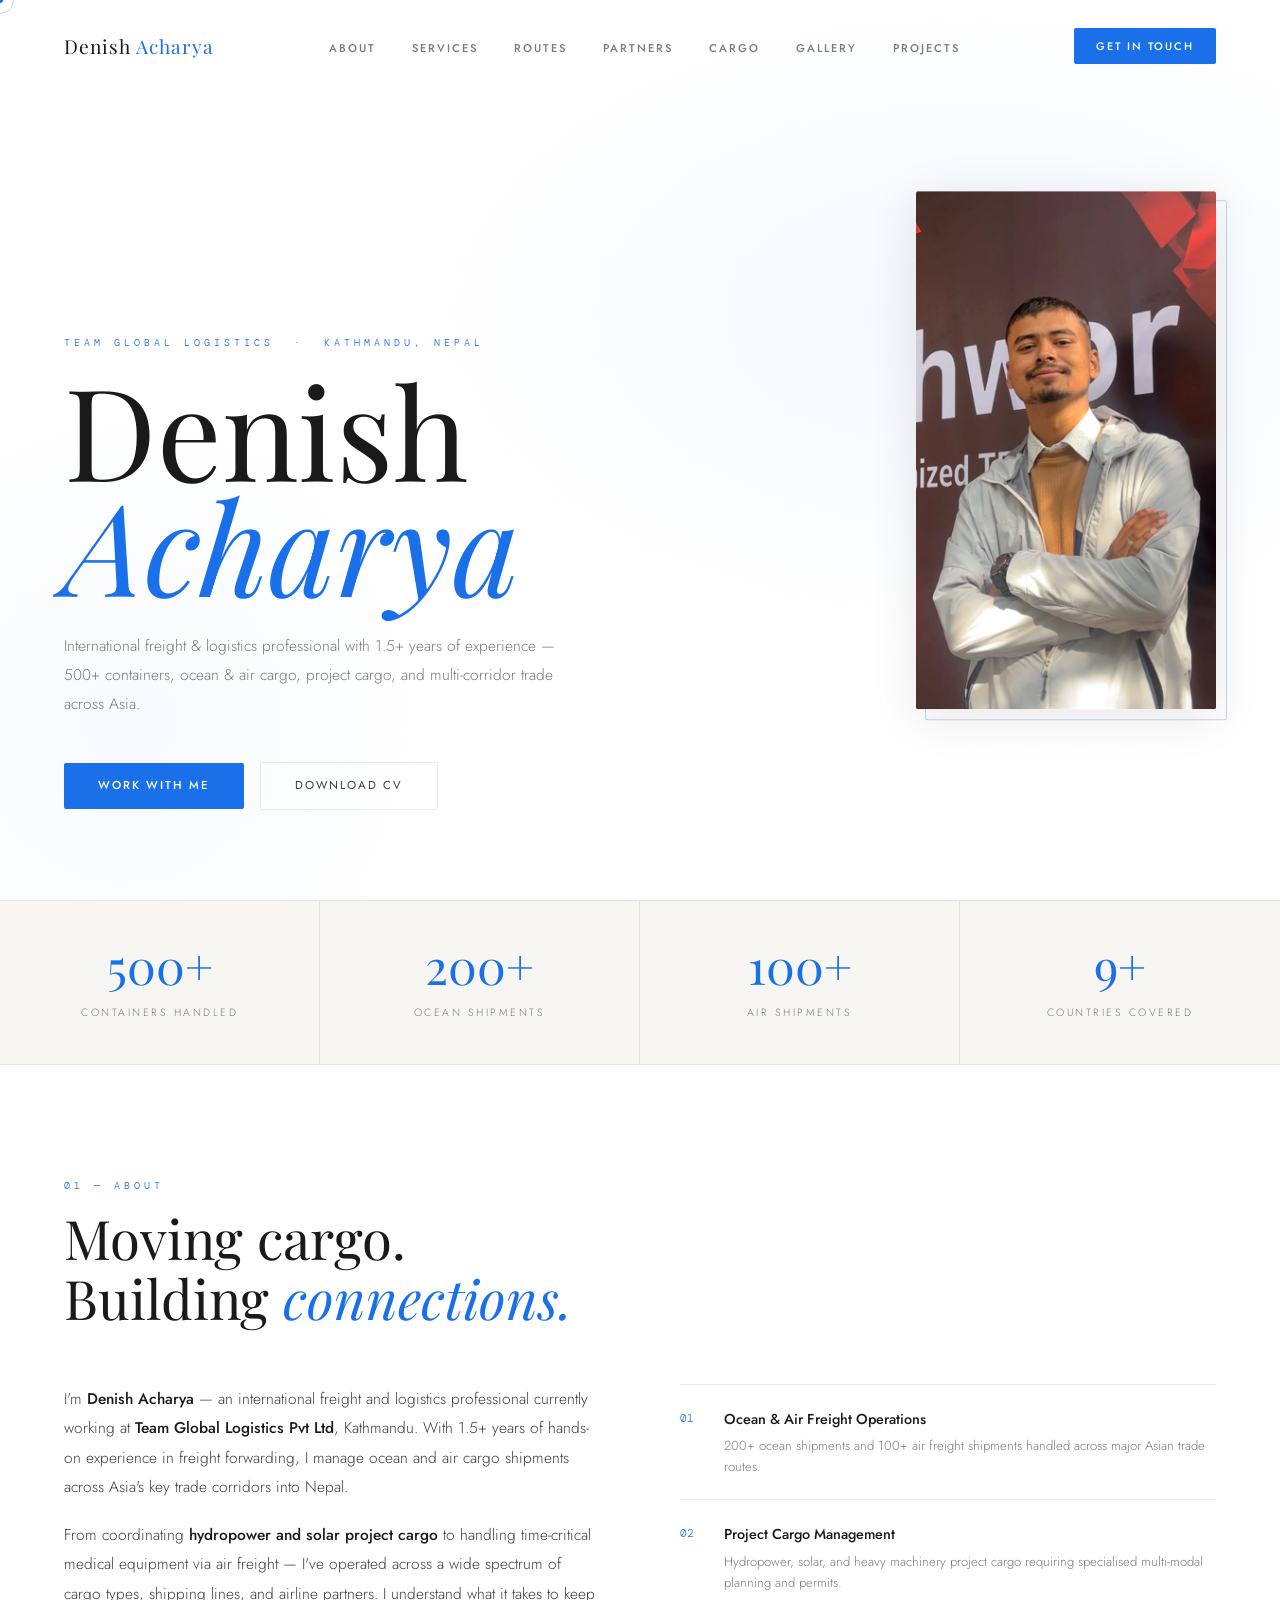
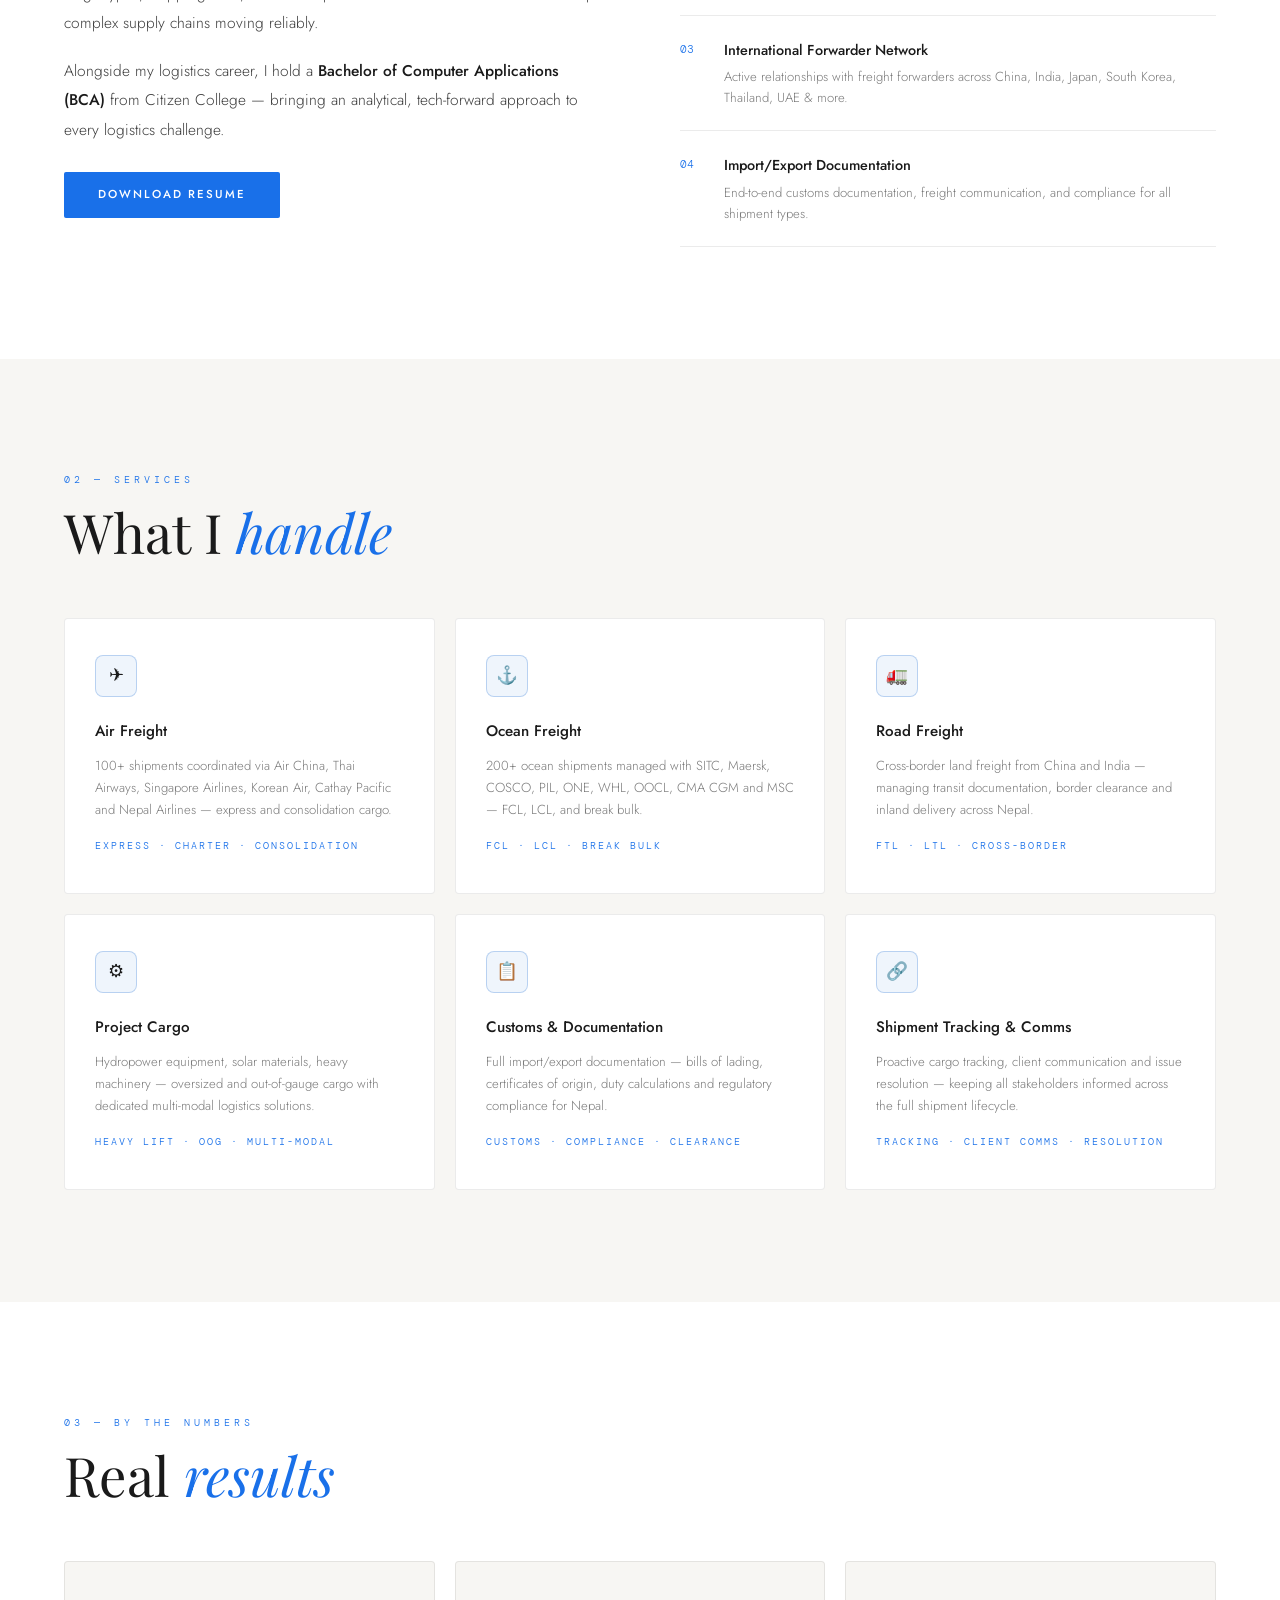
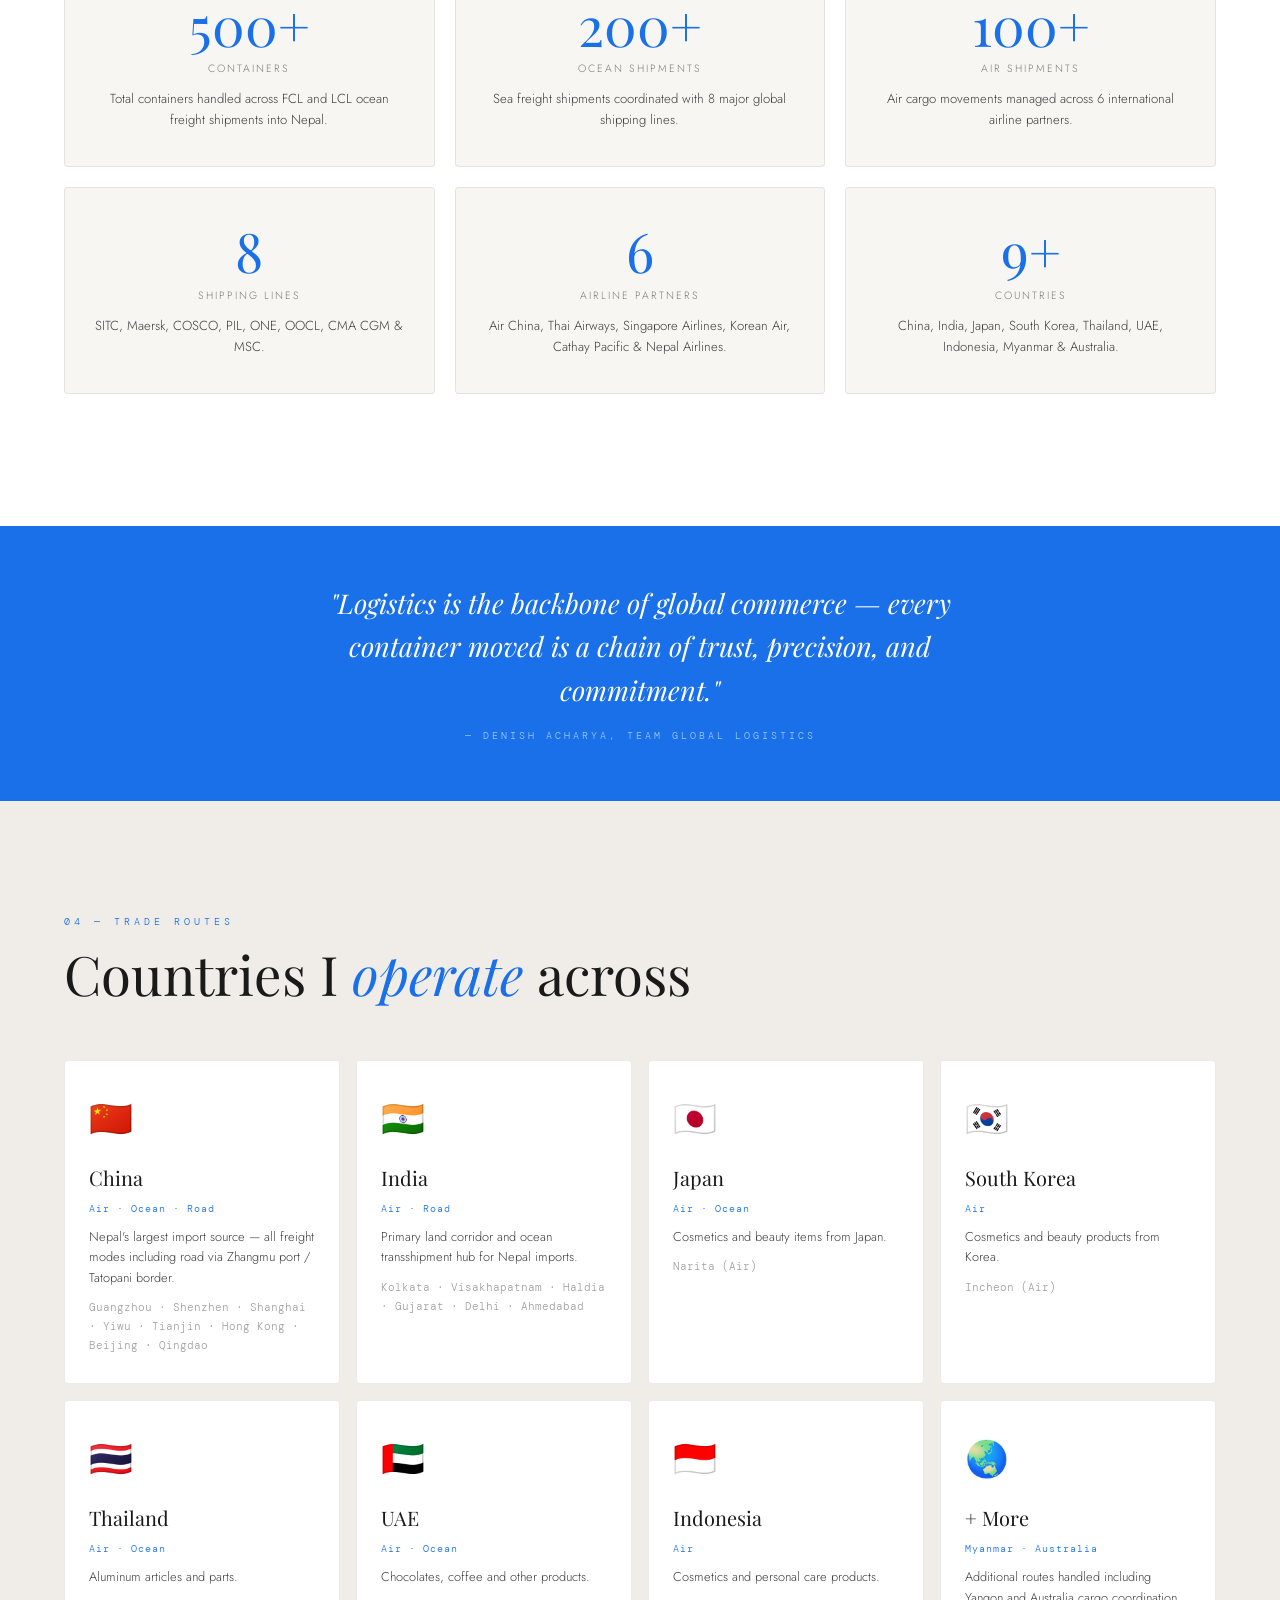
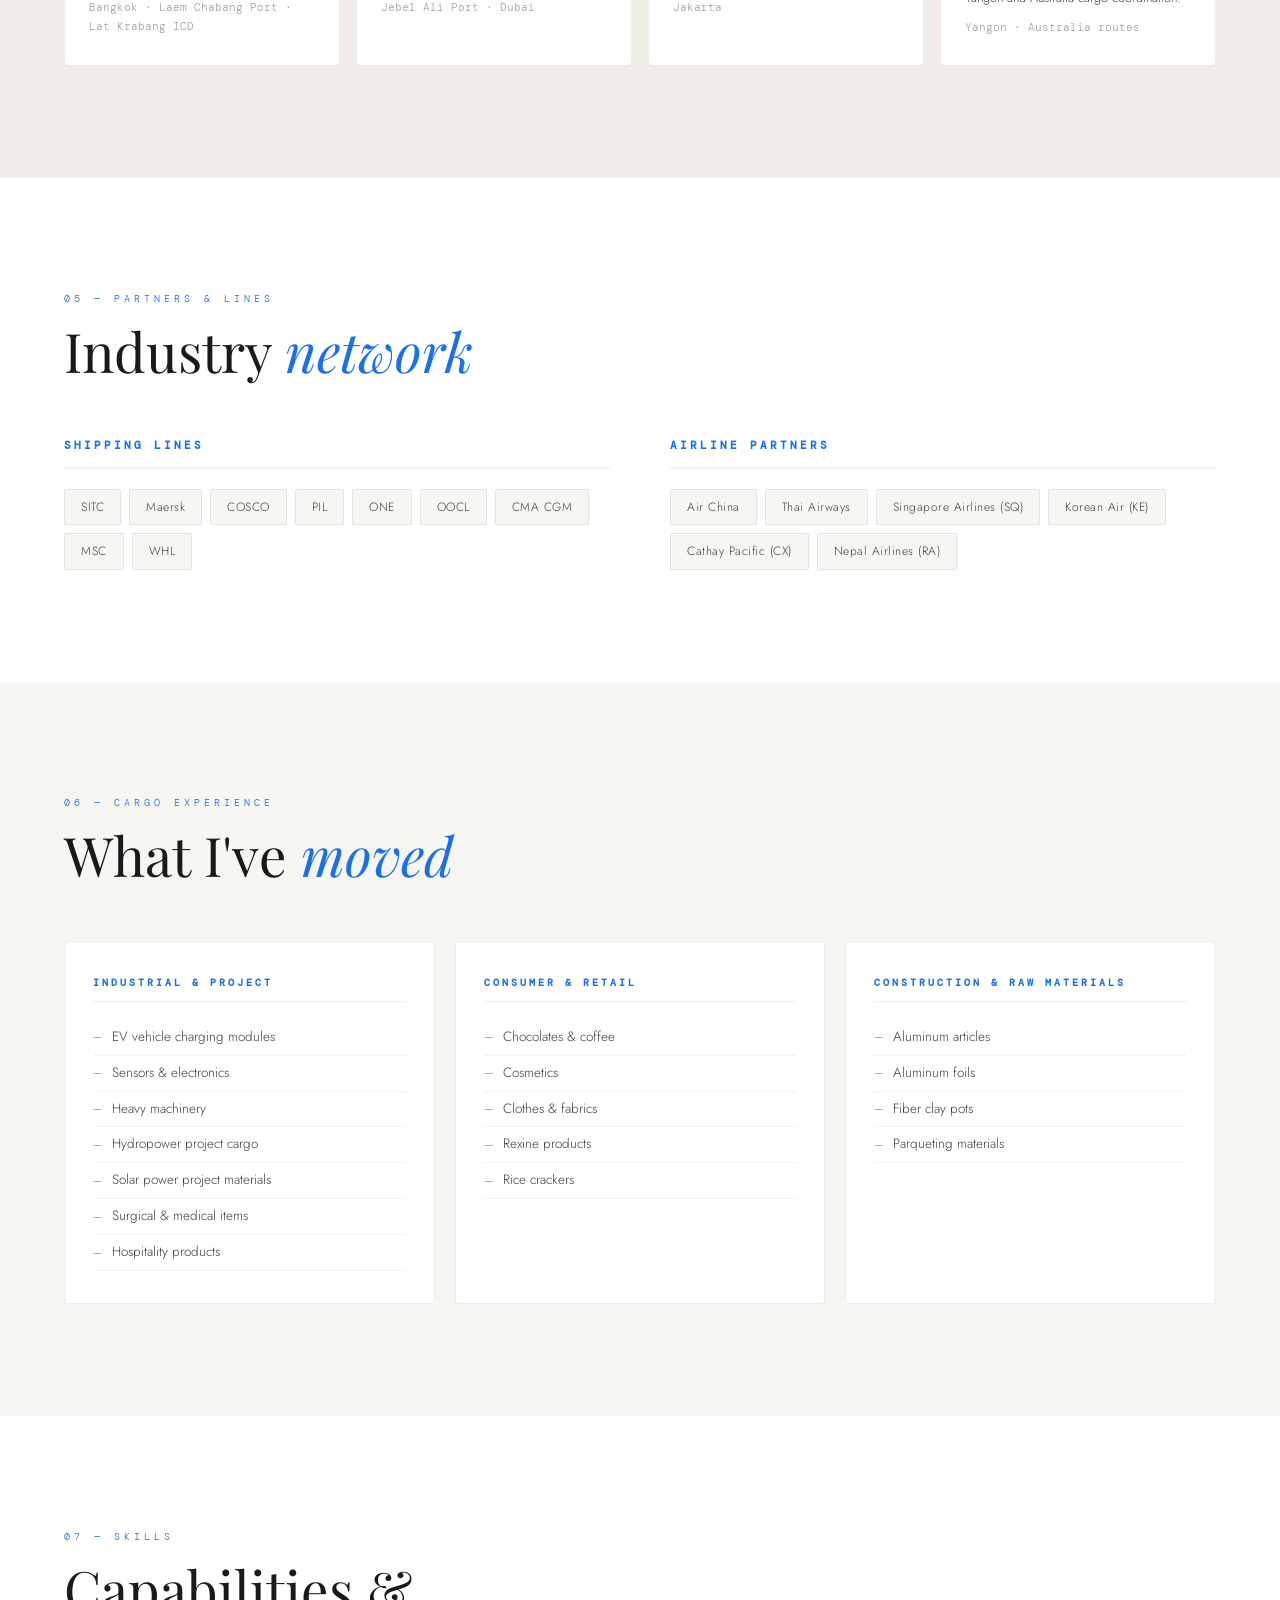
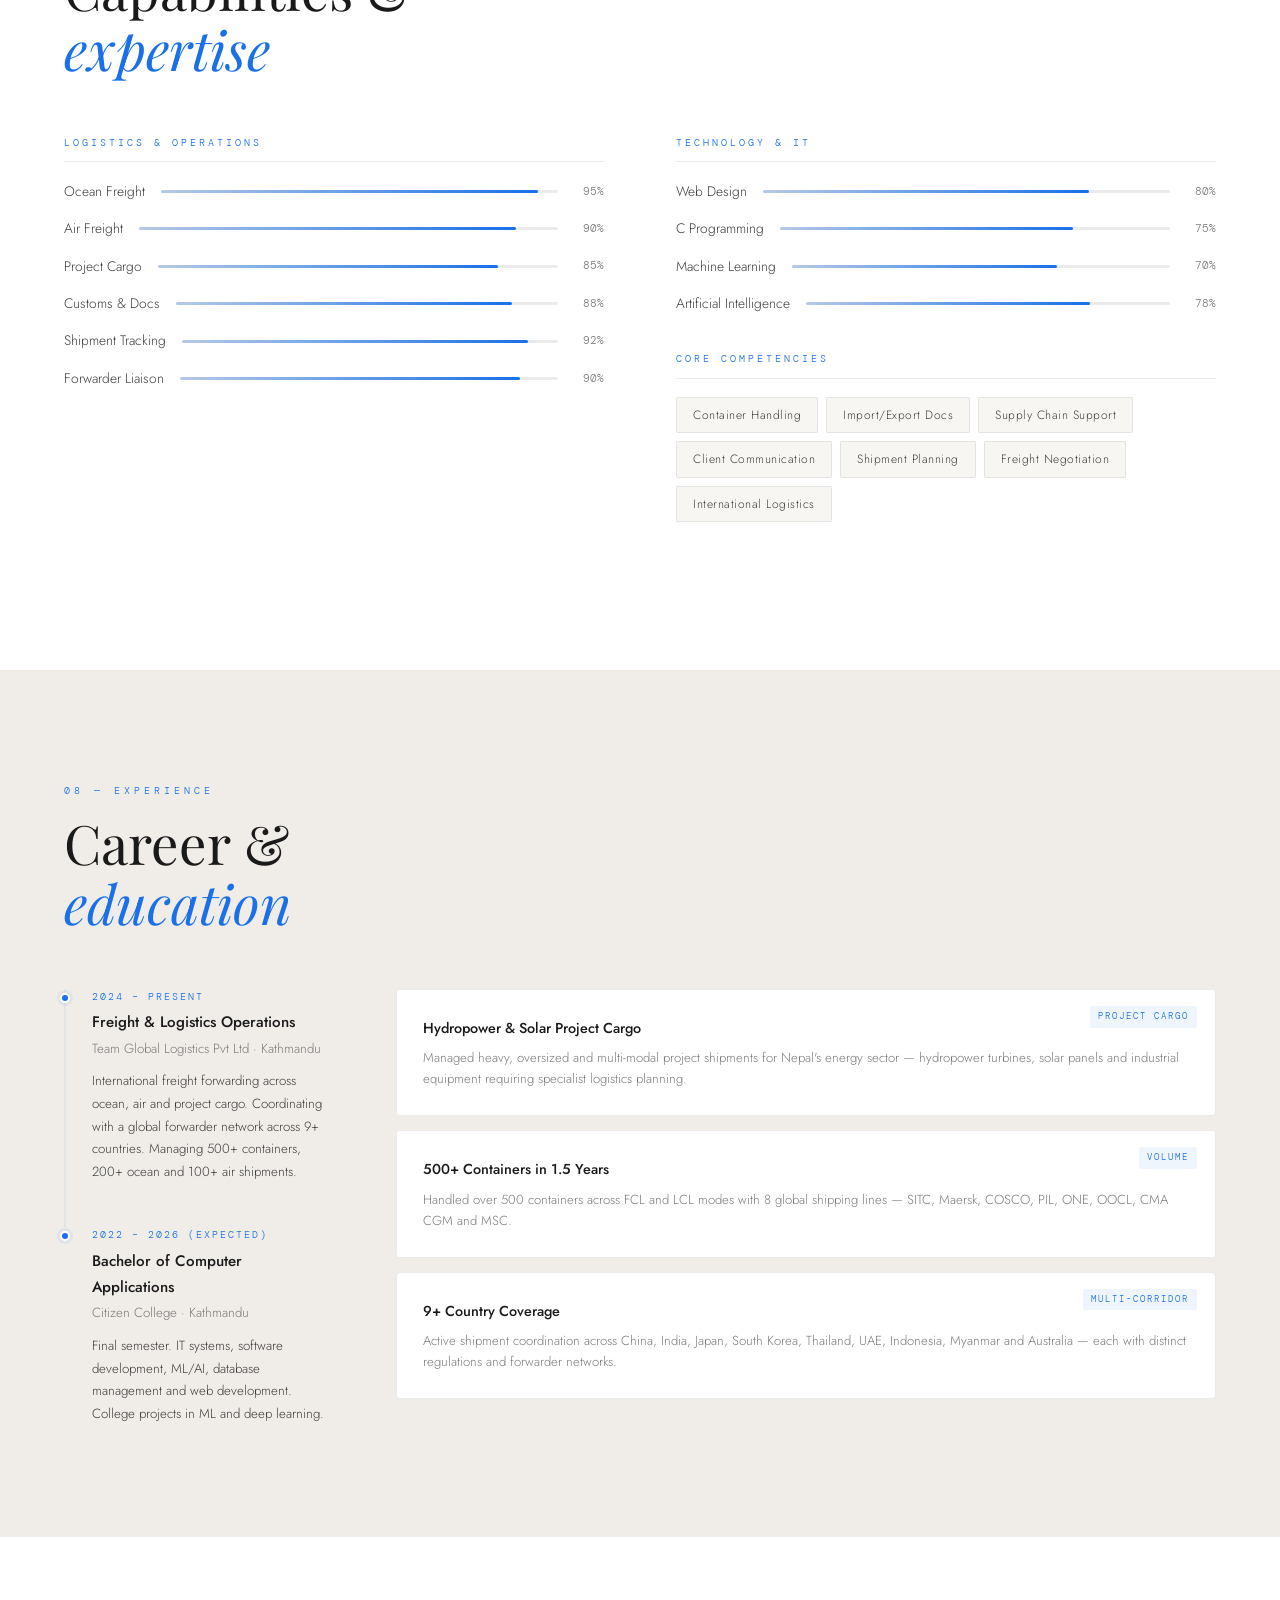
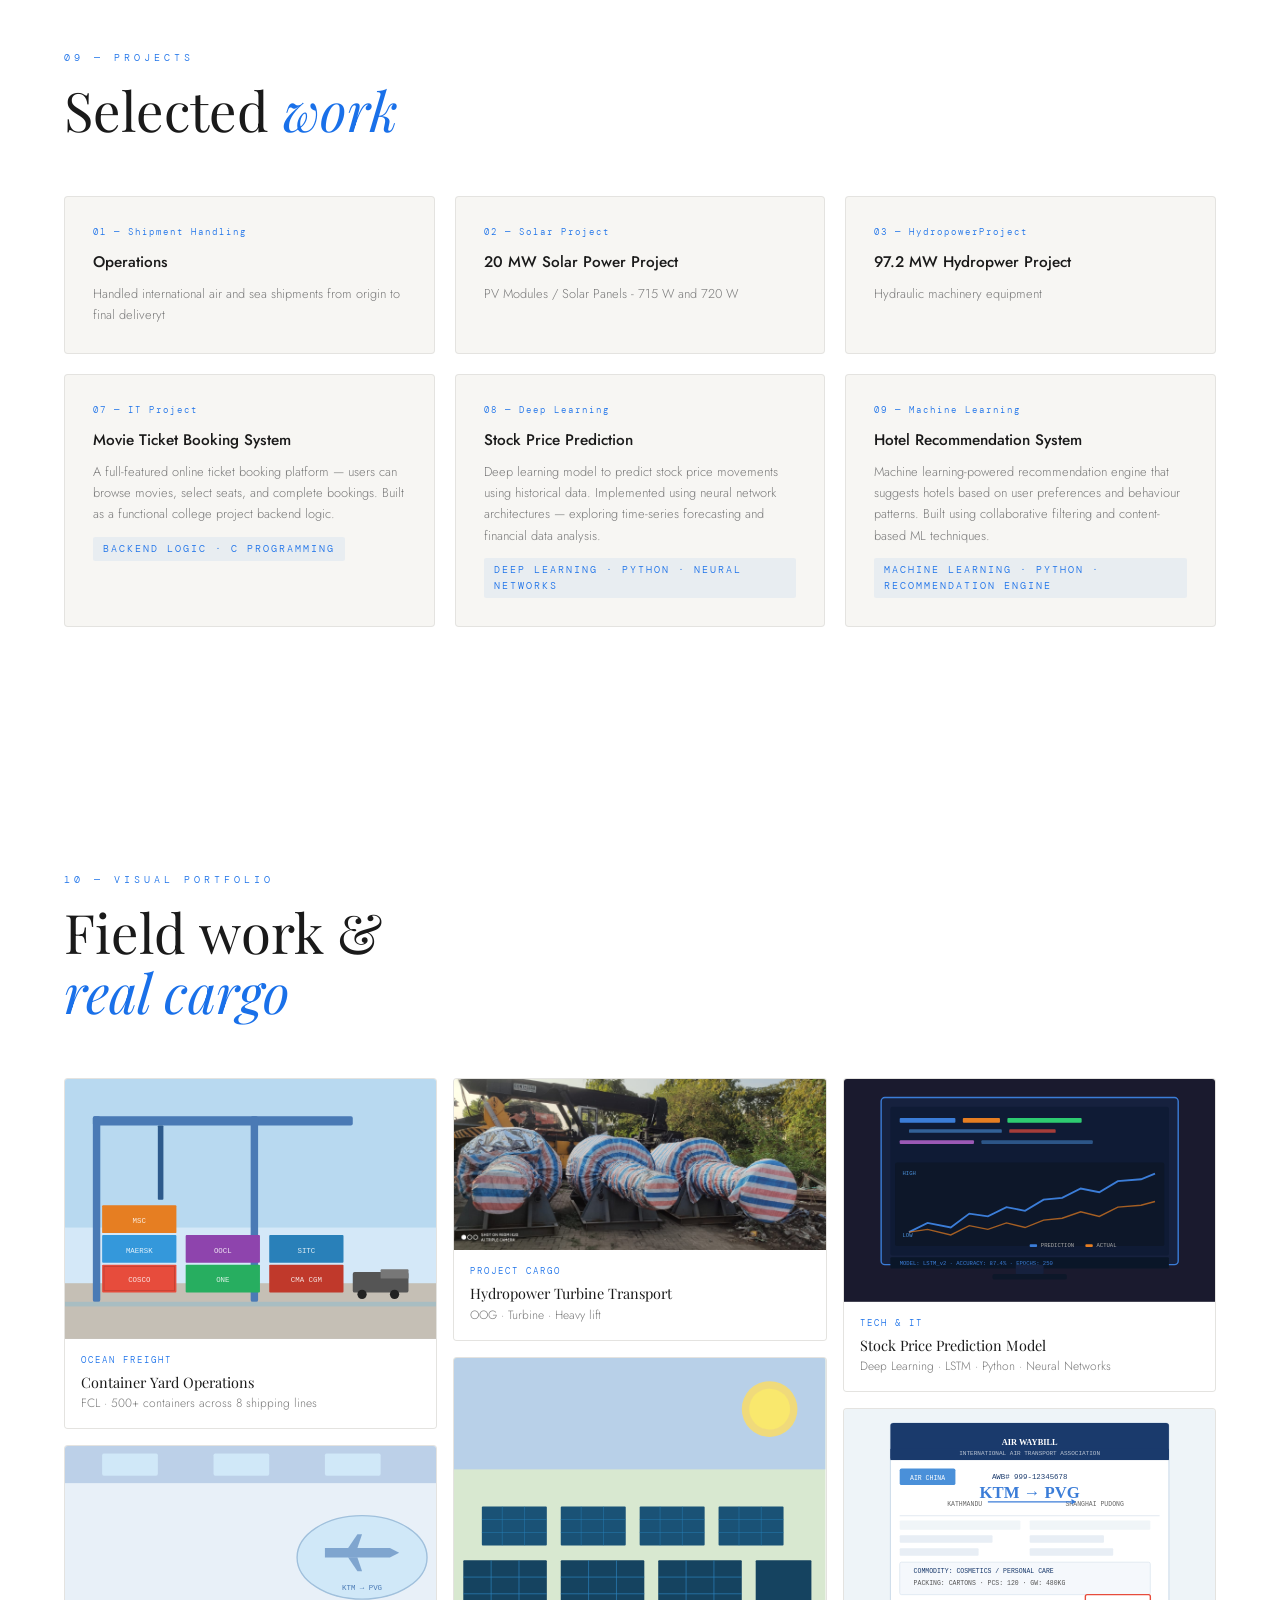
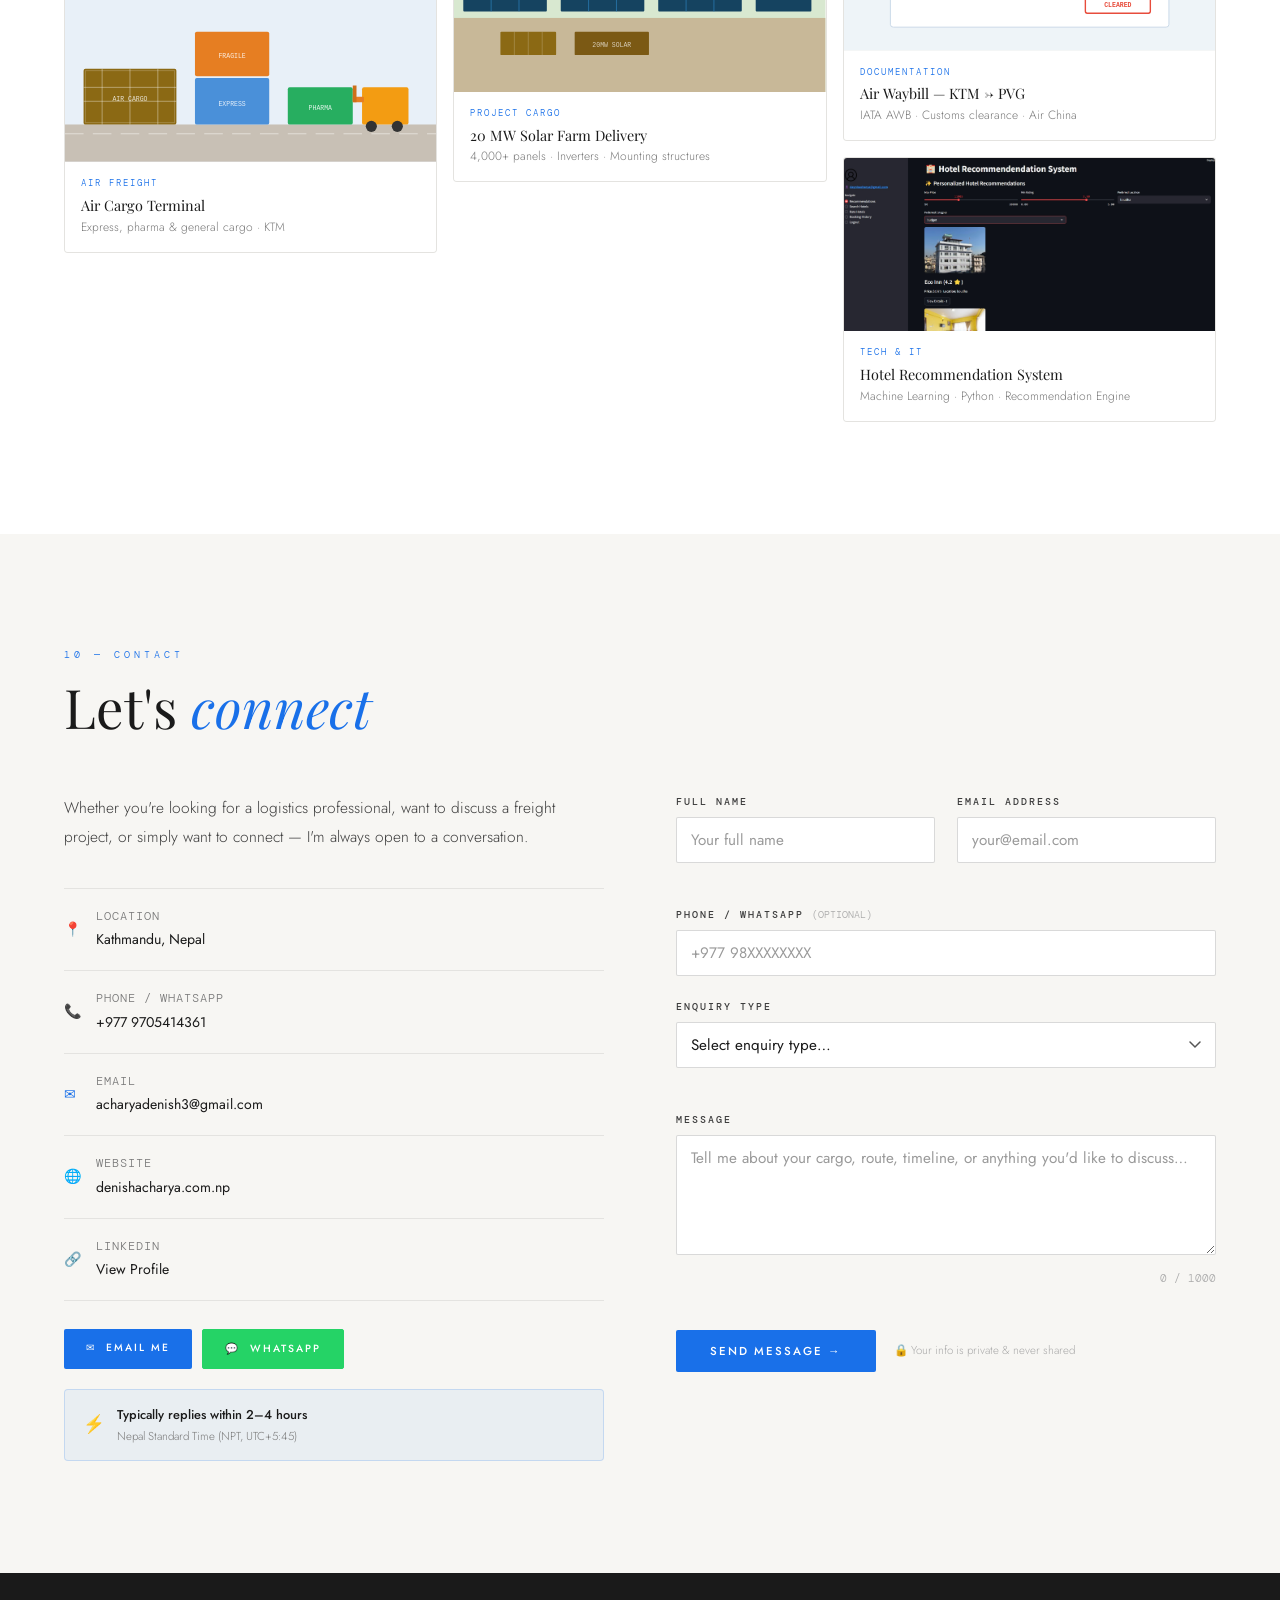
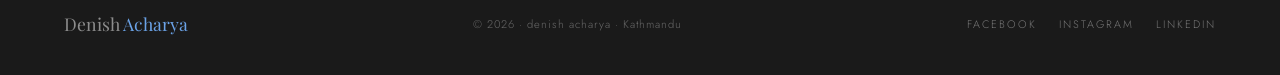
<file: index (8).html>
<!DOCTYPE html>
<html lang="en">

<head>
  <title>Denish Acharya — International Freight & Logistics</title>
  <meta charset="UTF-8">
  <meta name="google-site-verification" content="AvBt_YIwd3i83rJBXNy8ZVlLu--GFw_C1PhlJ1NMUXY" />
  <meta name="viewport" content="width=device-width, initial-scale=1">
  <meta name="description"
    content="Denish Acharya — International Freight & Logistics Professional at Team Global Logistics Pvt Ltd, Kathmandu. 500+ containers, 200+ ocean shipments, air & project cargo across Asia.">
  <link rel="icon" href="icon1.jpg">
  <link rel="preconnect" href="https://fonts.googleapis.com">
  <link
    href="https://fonts.googleapis.com/css2?family=Playfair+Display:ital,wght@0,400;0,500;0,600;1,400;1,500&family=Jost:wght@300;400;500;600&family=DM+Mono:wght@400;500&display=swap"
    rel="stylesheet">
  <style>
    *,
    *::before,
    *::after {
      box-sizing: border-box;
      margin: 0;
      padding: 0;
    }

    :root {
      --bg: #ffffff;
      --bg2: #f7f6f3;
      --bg3: #f0ede8;
      --surface: #fafaf8;
      --card: #ffffff;
      --border: rgba(0, 0, 0, 0.08);
      --border2: rgba(0, 0, 0, 0.05);
      --blue: #1970e9;
      --blue-dim: rgba(59, 125, 216, 0.08);
      --blue-line: rgba(59, 125, 216, 0.3);
      --ink: #1a1a1a;
      --ink2: #3d3d3d;
      --muted: #7a7a7a;
      --soft: #a0a0a0;
      --shadow: 0 2px 24px rgba(0, 0, 0, 0.07);
      --shadow-lg: 0 8px 48px rgba(0, 0, 0, 0.1);
    }

    html {
      scroll-behavior: smooth;
    }

    body {
      background: var(--bg);
      color: var(--ink);
      font-family: 'Jost', sans-serif;
      font-weight: 300;
      line-height: 1.7;
      overflow-x: hidden;
      cursor: none;
    }

    

    /* ── CURSOR ── */
    .cursor {
      width: 6px;
      height: 6px;
      background: var(--blue);
      border-radius: 50%;
      position: fixed;
      pointer-events: none;
      z-index: 9999;
      transform: translate(-50%, -50%);
      transition: width .2s, height .2s;
    }

    .cursor-ring {
      width: 28px;
      height: 28px;
      border: 1px solid var(--blue-line);
      border-radius: 50%;
      position: fixed;
      pointer-events: none;
      z-index: 9998;
      transform: translate(-50%, -50%);
      transition: width .3s, height .3s;
    }

    

    /* ── NAV ── */
    nav {
      position: fixed;
      top: 0;
      left: 0;
      right: 0;
      z-index: 100;
      display: flex;
      align-items: center;
      justify-content: space-between;
      padding: 28px 64px;
      transition: all .4s;
    }

    nav.scrolled {
      padding: 15px 64px;
      background: rgba(255, 255, 255, 0.96);
      border-bottom: 1px solid var(--border);
      backdrop-filter: blur(16px);
      box-shadow: 0 1px 20px rgba(0, 0, 0, 0.06);
    }

    .nav-logo {
      font-family: 'Playfair Display', serif;
      font-size: 1.2rem;
      letter-spacing: 1px;
      color: var(--ink);
      text-decoration: none;
    }

    .nav-logo span {
      color: var(--blue);
    }

    .nav-links {
      display: flex;
      gap: 36px;
      list-style: none;
    }

    .nav-links a {
      font-size: .7rem;
      letter-spacing: 2px;
      text-transform: uppercase;
      color: var(--muted);
      text-decoration: none;
      font-weight: 500;
      transition: color .3s;
    }

    .nav-links a:hover {
      color: var(--blue);
    }

    .nav-cta {
      font-size: .68rem;
      letter-spacing: 2px;
      text-transform: uppercase;
      background: var(--blue);
      color: #fff;
      padding: 9px 22px;
      text-decoration: none;
      font-weight: 500;
      border-radius: 2px;
      transition: background .3s, transform .2s;
    }

    .nav-cta:hover {
      background: #2b6dc5;
      transform: translateY(-1px);
    }

    .mob-btn {
      display: none;
      background: none;
      border: none;
      color: var(--ink);
      font-size: 1.3rem;
      cursor: pointer;
    }

    .mob-menu {
      display: none;
      position: fixed;
      inset: 0;
      background: var(--bg);
      z-index: 200;
      flex-direction: column;
      align-items: center;
      justify-content: center;
      gap: 36px;
    }

    .mob-menu.open {
      display: flex;
    }

    .mob-menu a {
      font-family: 'Playfair Display', serif;
      font-size: 2.4rem;
      font-weight: 400;
      color: var(--ink);
      text-decoration: none;
      transition: color .3s;
    }

    .mob-menu a:hover {
      color: var(--blue);
    }

    .mob-close {
      position: absolute;
      top: 28px;
      right: 36px;
      background: none;
      border: none;
      color: var(--muted);
      font-size: 1.5rem;
      cursor: pointer;
    }

    

    /* ── HERO ── */
    #home {
      min-height: 100vh;
      display: flex;
      flex-direction: column;
      justify-content: flex-end;
      padding: 0 64px 90px;
      position: relative;
      overflow: hidden;
      background: var(--bg);
    }

    .hero-bg {
      position: absolute;
      inset: 0;
      background:
        radial-gradient(ellipse 60% 50% at 75% 35%, rgba(59, 125, 216, .06), transparent 70%),
        radial-gradient(ellipse 40% 60% at 10% 80%, rgba(59, 125, 216, .04), transparent 60%);
    }

    /* Subtle dot grid */
    .hero-grid {
      position: absolute;
      inset: 0;
      background-image: radial-gradient(circle, rgba(0, 0, 0, .1) 1px, transparent 1px);
      background-size: 48px 48px;
      mask-image: radial-gradient(ellipse 80% 80% at 50% 50%, black 20%, transparent 100%);
      opacity: .4;
    }

    /* Animated lines */
    .rl {
      position: absolute;
      height: 1px;
      background: linear-gradient(90deg, transparent, var(--blue-line), transparent);
      opacity: 0;
      animation: rf 8s ease-in-out infinite;
    }

    .rl:nth-child(1) {
      top: 28%;
      width: 40%;
      left: 35%;
      animation-delay: 0s;
    }

    .rl:nth-child(2) {
      top: 46%;
      width: 26%;
      left: 54%;
      animation-delay: 2.5s;
    }

    .rl:nth-child(3) {
      top: 65%;
      width: 32%;
      left: 24%;
      animation-delay: 5s;
    }

    @keyframes rf {

      0%,
      100% {
        opacity: 0;
        transform: translateX(-12px);
      }

      50% {
        opacity: 1;
        transform: translateX(0);
      }
    }

    .hero-eyebrow {
      font-family: 'DM Mono', monospace;
      font-size: .65rem;
      color: var(--blue);
      letter-spacing: 4px;
      text-transform: uppercase;
      margin-bottom: 20px;
      opacity: 0;
      animation: fu .8s .3s ease forwards;
    }

    .hero-name {
      font-family: 'Playfair Display', serif;
      font-size: clamp(4rem, 10vw, 9rem);
      font-weight: 400;
      line-height: .9;
      color: var(--ink);
      margin-bottom: 30px;
      opacity: 0;
      animation: fu .8s .5s ease forwards;
    }

    .hero-name em {
      font-style: italic;
      color: var(--blue);
    }

    .hero-desc {
      max-width: 500px;
      font-size: .97rem;
      color: var(--muted);
      line-height: 1.85;
      margin-bottom: 44px;
      opacity: 0;
      animation: fu .8s .7s ease forwards;
    }

    .hero-actions {
      display: flex;
      gap: 16px;
      align-items: center;
      flex-wrap: wrap;
      opacity: 0;
      animation: fu .8s .9s ease forwards;
    }

    .btn-p {
      display: inline-block;
      padding: 13px 34px;
      background: var(--blue);
      color: #fff;
      text-decoration: none;
      font-size: .72rem;
      letter-spacing: 2px;
      text-transform: uppercase;
      font-weight: 500;
      border-radius: 2px;
      transition: background .3s, transform .2s;
      border: none;
      cursor: pointer;
      font-family: 'Jost', sans-serif;
    }

    .btn-p:hover {
      background: #2b6dc5;
      transform: translateY(-2px);
    }

    .btn-g {
      display: inline-block;
      padding: 13px 34px;
      border: 1px solid var(--border);
      color: var(--ink2);
      text-decoration: none;
      font-size: .72rem;
      letter-spacing: 2px;
      text-transform: uppercase;
      font-weight: 400;
      border-radius: 2px;
      transition: border-color .3s, color .3s, background .3s;
    }

    .btn-g:hover {
      border-color: var(--blue);
      color: var(--blue);
      background: var(--blue-dim);
    }

    .hero-scroll {
      position: absolute;
      bottom: 40px;
      right: 64px;
      display: flex;
      flex-direction: column;
      align-items: center;
      gap: 10px;
      opacity: 0;
      animation: fu .8s 1.2s ease forwards;
    }

    .hero-scroll span {
      font-size: .6rem;
      letter-spacing: 3px;
      text-transform: uppercase;
      color: var(--soft);
      writing-mode: vertical-rl;
    }

    .sline {
      width: 1px;
      height: 52px;
      background: linear-gradient(to bottom, var(--blue-line), transparent);
      animation: sp 2.2s ease-in-out infinite;
    }

    @keyframes sp {

      0%,
      100% {
        opacity: .4;
        transform: scaleY(1);
      }

      50% {
        opacity: 1;
        transform: scaleY(.5);
      }
    }

    .hero-photo {
      position: absolute;
      right: 64px;
      top: 50%;
      transform: translateY(-50%);
      width: 300px;
      opacity: 0;
      animation: fi 1s .55s ease forwards;
    }

    .hero-photo img {
      width: 100%;
      display: block;
      border-radius: 2px;
      filter: contrast(1.04);
      box-shadow: var(--shadow-lg);
    }

    .hero-photo::before {
      content: '';
      position: absolute;
      inset: -1px;
      border: 1px solid var(--blue-line);
      transform: translate(10px, 10px);
      z-index: -1;
      border-radius: 2px;
    }

    

    /* ── STATS BAND ── */
    .stats-band {
      border-top: 1px solid var(--border);
      border-bottom: 1px solid var(--border);
      display: grid;
      grid-template-columns: repeat(4, 1fr);
      background: var(--bg2);
    }

    .si {
      padding: 40px 28px;
      border-right: 1px solid var(--border);
      text-align: center;
    }

    .si:last-child {
      border-right: none;
    }

    .sn {
      font-family: 'Playfair Display', serif;
      font-size: 3rem;
      font-weight: 400;
      color: var(--blue);
      line-height: 1;
      display: block;
      margin-bottom: 8px;
    }

    .sl {
      font-size: .66rem;
      letter-spacing: 2.5px;
      text-transform: uppercase;
      color: var(--muted);
    }

    

    /* ── SHARED SECTION STYLES ── */
    section {
      padding: 112px 64px;
    }

    

    .stag {
      font-family: 'DM Mono', monospace;
      font-size: .63rem;
      letter-spacing: 4px;
      text-transform: uppercase;
      color: var(--blue);
      margin-bottom: 14px;
      display: block;
    }

    .stitle {
      font-family: 'Playfair Display', serif;
      font-size: clamp(2rem, 4.5vw, 3.4rem);
      font-weight: 400;
      line-height: 1.1;
      color: var(--ink);
      margin-bottom: 56px;
    }

    .stitle em {
      font-style: italic;
      color: var(--blue);
    }

    /* Divider line */
    .title-line {
      width: 48px;
      height: 2px;
      background: var(--blue);
      margin-bottom: 48px;
      margin-top: -36px;
    }

    /* ── ABOUT ── */
    #about {
      background: var(--bg);
    }

    .about-grid {
      display: grid;
      grid-template-columns: 1fr 1fr;
      gap: 80px;
      align-items: start;
    }

    .atext p {
      font-size: .97rem;
      color: var(--ink2);
      line-height: 1.9;
      margin-bottom: 18px;
    }

    .atext p strong {
      color: var(--ink);
      font-weight: 500;
    }

    .elist {
      list-style: none;
    }

    .elist li {
      display: flex;
      gap: 18px;
      align-items: flex-start;
      padding: 22px 0;
      border-bottom: 1px solid var(--border);
    }

    .elist li:first-child {
      border-top: 1px solid var(--border);
    }

    .enum {
      font-family: 'DM Mono', monospace;
      font-size: .66rem;
      color: var(--blue);
      min-width: 26px;
      padding-top: 3px;
    }

    .econt h4 {
      font-size: .9rem;
      font-weight: 500;
      color: var(--ink);
      margin-bottom: 4px;
    }

    .econt p {
      font-size: .82rem;
      color: var(--muted);
      line-height: 1.6;
    }

    

    /* ── SERVICES ── */
    #services {
      background: var(--bg2);
    }

    .sgrid {
      display: grid;
      grid-template-columns: repeat(3, 1fr);
      gap: 20px;
    }

    .scard {
      background: var(--card);
      padding: 36px 30px;
      border: 1px solid var(--border);
      border-radius: 4px;
      position: relative;
      transition: box-shadow .3s, transform .3s, border-color .3s;
    }

    .scard:hover {
      box-shadow: var(--shadow-lg);
      transform: translateY(-4px);
      border-color: var(--blue-line);
    }

    .scard::after {
      content: '';
      position: absolute;
      top: 0;
      left: 0;
      right: 0;
      height: 3px;
      background: var(--blue);
      border-radius: 4px 4px 0 0;
      transform: scaleX(0);
      transition: transform .4s ease;
      transform-origin: left;
    }

    .scard:hover::after {
      transform: scaleX(1);
    }

    .sico {
      width: 42px;
      height: 42px;
      background: var(--blue-dim);
      border: 1px solid var(--blue-line);
      border-radius: 8px;
      display: flex;
      align-items: center;
      justify-content: center;
      margin-bottom: 22px;
      font-size: 1.1rem;
      transition: background .3s;
    }

    .scard:hover .sico {
      background: rgba(59, 125, 216, .14);
    }

    .scard h3 {
      font-size: .95rem;
      font-weight: 500;
      color: var(--ink);
      margin-bottom: 10px;
    }

    .scard p {
      font-size: .82rem;
      color: var(--muted);
      line-height: 1.7;
    }

    .stk {
      display: inline-block;
      margin-top: 16px;
      font-family: 'DM Mono', monospace;
      font-size: .6rem;
      letter-spacing: 2px;
      color: var(--blue);
      text-transform: uppercase;
    }

    

    

    /* ── NUMBERS ── */
    #numbers {
      background: var(--bg);
    }

    .ngrid {
      display: grid;
      grid-template-columns: repeat(3, 1fr);
      gap: 20px;
      margin-bottom: 20px;
    }

    .ncard {
      background: var(--bg2);
      padding: 36px 28px;
      border: 1px solid var(--border);
      border-radius: 4px;
      text-align: center;
      transition: box-shadow .3s, transform .2s;
    }

    .ncard:hover {
      box-shadow: var(--shadow);
      transform: translateY(-2px);
    }

    .nbig {
      font-family: 'Playfair Display', serif;
      font-size: 3.4rem;
      font-weight: 400;
      color: var(--blue);
      line-height: 1;
      display: block;
      margin-bottom: 8px;
    }

    .nsub {
      font-size: .66rem;
      letter-spacing: 2px;
      text-transform: uppercase;
      color: var(--muted);
      display: block;
      margin-bottom: 10px;
    }

    .ndesc {
      font-size: .82rem;
      color: var(--ink2);
      line-height: 1.6;
    }

    

    /* ── ROUTES ── */
    #routes {
      background: var(--bg3);
    }

    .cgrid {
      display: grid;
      grid-template-columns: repeat(4, 1fr);
      gap: 16px;
    }

    .ccard {
      background: var(--card);
      padding: 28px 24px;
      border: 1px solid var(--border);
      border-radius: 4px;
      transition: box-shadow .3s, transform .2s, border-color .3s;
    }

    .ccard:hover {
      box-shadow: var(--shadow);
      transform: translateY(-3px);
      border-color: var(--blue-line);
    }

    .cflag {
      font-size: 2.2rem;
      margin-bottom: 12px;
      display: block;
    }

    .cname {
      font-family: 'Playfair Display', serif;
      font-size: 1.25rem;
      font-weight: 400;
      color: var(--ink);
      margin-bottom: 5px;
    }

    .cmodes {
      font-size: .63rem;
      font-family: 'DM Mono', monospace;
      color: var(--blue);
      letter-spacing: 1px;
      margin-bottom: 10px;
    }

    .cdesc {
      font-size: .8rem;
      color: var(--ink2);
      line-height: 1.6;
      margin-bottom: 10px;
    }

    .cports {
      font-size: .7rem;
      font-family: 'DM Mono', monospace;
      color: var(--soft);
      line-height: 1.7;
    }

    

    

    /* ── PARTNERS ── */
    #partners {
      background: var(--bg);
    }

    .pgrid2 {
      display: grid;
      grid-template-columns: 1fr 1fr;
      gap: 60px;
    }

    .pblock h3 {
      font-size: .66rem;
      letter-spacing: 3px;
      text-transform: uppercase;
      color: var(--blue);
      margin-bottom: 20px;
      padding-bottom: 12px;
      border-bottom: 2px solid var(--blue-dim);
      font-family: 'DM Mono', monospace;
    }

    .pills {
      display: flex;
      flex-wrap: wrap;
      gap: 8px;
    }

    .pill {
      padding: 7px 16px;
      background: var(--bg2);
      border: 1px solid var(--border);
      border-radius: 2px;
      font-size: .75rem;
      color: var(--ink2);
      letter-spacing: .5px;
      transition: border-color .3s, color .3s, background .3s;
    }

    .pill:hover {
      border-color: var(--blue);
      color: var(--blue);
      background: var(--blue-dim);
    }

    

    /* ── CARGO ── */
    #cargo {
      background: var(--bg2);
    }

    .cargo-grid {
      display: grid;
      grid-template-columns: repeat(3, 1fr);
      gap: 20px;
    }

    .cargo-cat {
      background: var(--card);
      padding: 32px 28px;
      border: 1px solid var(--border);
      border-radius: 4px;
      transition: box-shadow .3s;
    }

    .cargo-cat:hover {
      box-shadow: var(--shadow);
    }

    .cargo-cat h3 {
      font-size: .63rem;
      letter-spacing: 3px;
      text-transform: uppercase;
      color: var(--blue);
      margin-bottom: 18px;
      padding-bottom: 10px;
      border-bottom: 1px solid var(--border);
      font-family: 'DM Mono', monospace;
    }

    .cargo-cat ul {
      list-style: none;
    }

    .cargo-cat ul li {
      font-size: .84rem;
      color: var(--ink2);
      padding: 6px 0;
      border-bottom: 1px solid var(--border2);
      display: flex;
      align-items: center;
      gap: 10px;
    }

    .cargo-cat ul li::before {
      content: '—';
      color: var(--blue);
      font-size: .65rem;
      flex-shrink: 0;
    }

    

    /* ── SKILLS ── */
    #skills {
      background: var(--bg);
    }

    .skills2 {
      display: grid;
      grid-template-columns: 1fr 1fr;
      gap: 72px;
    }

    .sg {
      margin-bottom: 36px;
    }

    .sgl {
      font-family: 'DM Mono', monospace;
      font-size: .6rem;
      letter-spacing: 3px;
      text-transform: uppercase;
      color: var(--blue);
      margin-bottom: 18px;
      padding-bottom: 10px;
      border-bottom: 1px solid var(--border);
    }

    .sr {
      display: flex;
      align-items: center;
      justify-content: space-between;
      margin-bottom: 14px;
    }

    .snm {
      font-size: .86rem;
      color: var(--ink2);
      white-space: nowrap;
    }

    .sbo {
      flex: 1;
      height: 3px;
      background: var(--border);
      margin: 0 16px;
      border-radius: 2px;
    }

    .sbi {
      height: 100%;
      background: linear-gradient(90deg, var(--blue-line), var(--blue));
      border-radius: 2px;
      transition: width 1.4s ease;
    }

    .spc {
      font-family: 'DM Mono', monospace;
      font-size: .66rem;
      color: var(--muted);
      min-width: 30px;
      text-align: right;
    }

    

    /* ── EXPERIENCE ── */
    #experience {
      background: var(--bg3);
    }

    .exp-layout {
      display: grid;
      grid-template-columns: 260px 1fr;
      gap: 72px;
    }

    .tle {
      position: relative;
      padding-left: 26px;
      padding-bottom: 44px;
      border-left: 2px solid var(--blue-dim);
    }

    .tle:last-child {
      padding-bottom: 0;
      border-left-color: transparent;
    }

    .tle::before {
      content: '';
      width: 10px;
      height: 10px;
      background: var(--blue);
      border: 2px solid #fff;
      border-radius: 50%;
      position: absolute;
      left: -6px;
      top: 4px;
      box-shadow: 0 0 0 3px var(--blue-dim);
    }

    .tldate {
      font-family: 'DM Mono', monospace;
      font-size: .6rem;
      letter-spacing: 2px;
      color: var(--blue);
      text-transform: uppercase;
      margin-bottom: 5px;
    }

    .tltitle {
      font-size: .95rem;
      font-weight: 500;
      color: var(--ink);
      margin-bottom: 2px;
    }

    .tlorg {
      font-size: .83rem;
      color: var(--muted);
      margin-bottom: 10px;
    }

    .tlbody {
      font-size: .83rem;
      color: var(--ink2);
      line-height: 1.7;
    }

    .hcard {
      background: var(--card);
      border: 1px solid var(--border);
      border-radius: 4px;
      padding: 26px;
      margin-bottom: 14px;
      position: relative;
      transition: border-color .3s, box-shadow .3s;
    }

    .hcard:hover {
      border-color: var(--blue-line);
      box-shadow: var(--shadow);
    }

    .hcard h4 {
      font-size: .9rem;
      font-weight: 500;
      color: var(--ink);
      margin-bottom: 7px;
    }

    .hcard p {
      font-size: .82rem;
      color: var(--muted);
      line-height: 1.6;
    }

    .htag {
      position: absolute;
      top: 16px;
      right: 18px;
      font-family: 'DM Mono', monospace;
      font-size: .58rem;
      color: var(--blue);
      letter-spacing: 2px;
      text-transform: uppercase;
      background: var(--blue-dim);
      padding: 3px 8px;
      border-radius: 2px;
    }

    

    /* ── PROJECTS ── */
    #projects {
      background: var(--bg);
    }

    .pj-grid {
      display: grid;
      grid-template-columns: repeat(3, 1fr);
      gap: 20px;
      margin-bottom: 20px;
    }

    .pj-text {
      background: var(--bg2);
      padding: 28px;
      border: 1px solid var(--border);
      border-radius: 4px;
      position: relative;
      transition: box-shadow .3s, transform .2s, border-color .3s;
    }

    .pj-text:hover {
      box-shadow: var(--shadow);
      transform: translateY(-3px);
      border-color: var(--blue-line);
    }

    .pj-text::before {
      content: '';
      position: absolute;
      top: 0;
      left: 0;
      right: 0;
      height: 3px;
      background: var(--blue);
      border-radius: 4px 4px 0 0;
      transform: scaleX(0);
      transition: transform .4s;
      transform-origin: left;
    }

    .pj-text:hover::before {
      transform: scaleX(1);
    }

    .pjn {
      font-family: 'DM Mono', monospace;
      font-size: .58rem;
      color: var(--blue);
      letter-spacing: 2px;
      margin-bottom: 8px;
    }

    .pjt {
      font-size: .96rem;
      font-weight: 500;
      color: var(--ink);
      margin-bottom: 8px;
    }

    .pjs {
      font-size: .8rem;
      color: var(--muted);
      line-height: 1.65;
    }

    .it-tag {
      display: inline-block;
      margin-top: 12px;
      font-family: 'DM Mono', monospace;
      font-size: .6rem;
      letter-spacing: 2px;
      color: var(--blue);
      text-transform: uppercase;
      background: var(--blue-dim);
      padding: 4px 10px;
      border-radius: 2px;
    }

    

    

    /* ── CONTACT ── */
    #contact {
      background: var(--bg2);
    }

    .clayout {
      display: grid;
      grid-template-columns: 1fr 1fr;
      gap: 72px;
    }

    .cinfo p {
      font-size: .97rem;
      color: var(--ink2);
      line-height: 1.9;
      margin-bottom: 36px;
    }

    .cdet {
      display: flex;
      align-items: center;
      gap: 14px;
      padding: 18px 0;
      border-bottom: 1px solid var(--border);
      color: var(--ink2);
      font-size: .88rem;
    }

    .cdet:first-of-type {
      border-top: 1px solid var(--border);
    }

    .cico {
      color: var(--blue);
      min-width: 18px;
    }

    .cdet a {
      color: var(--ink2);
      text-decoration: none;
      transition: color .3s;
    }

    .cdet a:hover {
      color: var(--blue);
    }

    .fg {
      margin-bottom: 22px;
    }

    .fg label {
      display: block;
      font-size: .63rem;
      letter-spacing: 2px;
      text-transform: uppercase;
      color: var(--ink2);
      margin-bottom: 7px;
      font-family: 'DM Mono', monospace;
      font-weight: 500;
    }

    .fg input,
    .fg textarea,
    .fg select {
      width: 100%;
      background: #ffffff;
      border: 1px solid rgba(0, 0, 0, 0.15);
      border-radius: 2px;
      padding: 11px 14px;
      color: #1a1a1a;
      font-family: 'Jost', sans-serif;
      font-size: .95rem;
      font-weight: 400;
      transition: border-color .3s, box-shadow .3s;
      outline: none;
      -webkit-appearance: none;
      appearance: none;
    }

    .fg input::placeholder,
    .fg textarea::placeholder {
      color: #9a9a9a;
    }

    .fg select {
      cursor: pointer;
      background-image: url("data:image/svg+xml,%3Csvg xmlns='http://www.w3.org/2000/svg' width='12' height='8' viewBox='0 0 12 8'%3E%3Cpath d='M1 1l5 5 5-5' stroke='%23555' stroke-width='1.5' fill='none' stroke-linecap='round'/%3E%3C/svg%3E");
      background-repeat: no-repeat;
      background-position: right 14px center;
      padding-right: 36px;
    }

    .fg select option {
      color: #1a1a1a;
      background: #ffffff;
    }

    .fg input:focus,
    .fg textarea:focus,
    .fg select:focus {
      border-color: var(--blue);
      box-shadow: 0 0 0 3px rgba(25, 112, 233, 0.1);
    }

    .fg textarea {
      resize: vertical;
      min-height: 120px;
    }

    .frow {
      display: grid;
      grid-template-columns: 1fr 1fr;
      gap: 22px;
    }

    /* Validation states */
    .fg input.invalid,
    .fg textarea.invalid,
    .fg select.invalid {
      border-color: #d9534f;
      box-shadow: 0 0 0 3px rgba(217, 83, 79, 0.08);
    }

    .fg input.valid,
    .fg textarea.valid,
    .fg select.valid {
      border-color: rgba(39, 174, 96, 0.5);
    }

    .ferr {
      font-size: .7rem;
      color: #c0392b;
      margin-top: 5px;
      min-height: 16px;
      font-family: 'DM Mono', monospace;
      letter-spacing: .3px;
    }

    /* Success & error notice boxes */
    #formSuccess {
      padding: 48px 32px;
      text-align: center;
      background: #f0faf4;
      border: 1px solid rgba(39, 174, 96, 0.25);
      border-radius: 4px;
    }

    #formErrorBanner {
      display: none;
      padding: 14px 18px;
      background: #fdf3f2;
      border: 1px solid rgba(192, 57, 43, 0.2);
      border-radius: 4px;
      margin-bottom: 20px;
      font-size: .84rem;
      color: #a93226;
    }

    #formErrorBanner a {
      color: #a93226;
      text-decoration: underline;
    }

    #submitBtn:disabled {
      opacity: .6;
      cursor: not-allowed;
      transform: none !important;
    }

    .resp-badge {
      margin-top: 20px;
      padding: 14px 18px;
      background: rgba(25, 112, 233, 0.06);
      border: 1px solid rgba(25, 112, 233, 0.18);
      border-radius: 4px;
      display: flex;
      align-items: center;
      gap: 12px;
    }

    .resp-badge-text {
      font-size: .8rem;
      color: var(--ink2);
      font-weight: 400;
    }

    .resp-badge-sub {
      font-size: .72rem;
      color: var(--muted);
      margin-top: 1px;
    }

    

    /* ── FOOTER ── */
    footer {
      background: var(--ink);
      padding: 36px 64px;
      display: flex;
      align-items: center;
      justify-content: space-between;
      flex-wrap: wrap;
      gap: 18px;
    }

    .flogo {
      font-family: 'Playfair Display', serif;
      font-size: 1.1rem;
      color: rgba(255, 255, 255, .5);
    }

    .flogo span {
      color: #6ba3e8;
    }

    .fcopy {
      font-size: .7rem;
      color: rgba(255, 255, 255, .35);
      letter-spacing: 1px;
    }

    .fsoc {
      display: flex;
      gap: 22px;
    }

    .fsoc a {
      font-size: .68rem;
      letter-spacing: 2px;
      text-transform: uppercase;
      color: rgba(255, 255, 255, .4);
      text-decoration: none;
      transition: color .3s;
    }

    .fsoc a:hover {
      color: #6ba3e8;
    }

    

    /* ── ANIMATIONS ── */
    @keyframes fu {
      from {
        opacity: 0;
        transform: translateY(22px);
      }

      to {
        opacity: 1;
        transform: translateY(0);
      }
    }

    @keyframes fi {
      from {
        opacity: 0;
      }

      to {
        opacity: 1;
      }
    }

    .reveal {
      opacity: 0;
      transform: translateY(22px);
      transition: opacity .65s ease, transform .65s ease;
    }

    .reveal.v {
      opacity: 1;
      transform: translateY(0);
    }

    .d1 {
      transition-delay: .1s
    }

    .d2 {
      transition-delay: .2s
    }

    .d3 {
      transition-delay: .3s
    }

    .d4 {
      transition-delay: .4s
    }

    /* ── GALLERY ── */
    #gallery {
      background: var(--bg);
      overflow: hidden;
    }

    /* Filter bar */
    .gal-filters {
      display: flex;
      gap: 8px;
      flex-wrap: wrap;
      margin-bottom: 48px;
    }

    .gal-btn {
      padding: 8px 20px;
      border: 1px solid var(--border);
      background: transparent;
      font-family: 'DM Mono', monospace;
      font-size: .63rem;
      letter-spacing: 2px;
      text-transform: uppercase;
      color: var(--muted);
      border-radius: 2px;
      cursor: pointer;
      transition: all .25s;
    }

    .gal-btn:hover {
      border-color: var(--blue);
      color: var(--blue);
      background: var(--blue-dim);
    }

    .gal-btn.active {
      background: var(--blue);
      color: #fff;
      border-color: var(--blue);
    }

    /* Masonry-style grid */
    .gal-grid {
      columns: 3;
      column-gap: 16px;
    }

    

    

    .gal-item {
      break-inside: avoid;
      margin-bottom: 16px;
      position: relative;
      overflow: hidden;
      border-radius: 4px;
      border: 1px solid var(--border);
      cursor: pointer;
      background: var(--bg2);
    }

    .gal-item.hidden {
      display: none;
    }

    /* Photo placeholder — full bleed aspect-ratio box with SVG illustration */
    .gal-thumb {
      width: 100%;
      display: block;
      position: relative;
      overflow: hidden;
    }

    .gal-thumb svg {
      display: block;
      width: 100%;
      height: auto;
    }

    /* Overlay */
    .gal-overlay {
      position: absolute;
      inset: 0;
      background: linear-gradient(to top, rgba(26, 26, 26, .88) 0%, rgba(26, 26, 26, .1) 60%, transparent 100%);
      display: flex;
      flex-direction: column;
      justify-content: flex-end;
      padding: 20px 18px;
      opacity: 0;
      transition: opacity .35s ease;
    }

    .gal-item:hover .gal-overlay {
      opacity: 1;
    }

    .gal-cat {
      font-family: 'DM Mono', monospace;
      font-size: .58rem;
      letter-spacing: 2px;
      text-transform: uppercase;
      color: #93bff5;
      margin-bottom: 4px;
    }

    .gal-title {
      font-family: 'Playfair Display', serif;
      font-size: .95rem;
      color: #fff;
      line-height: 1.3;
      margin-bottom: 6px;
    }

    .gal-sub {
      font-size: .75rem;
      color: rgba(255, 255, 255, .65);
      line-height: 1.5;
    }

    /* Below-thumb caption (visible always) */
    .gal-caption {
      padding: 14px 16px 16px;
      background: var(--card);
    }

    .gal-caption .gal-cat {
      color: var(--blue);
    }

    .gal-caption .gal-title {
      color: var(--ink);
      font-size: .9rem;
      margin-bottom: 3px;
    }

    .gal-caption .gal-sub {
      color: var(--muted);
    }

    /* Lightbox */
    .lb-wrap {
      position: fixed;
      inset: 0;
      z-index: 500;
      background: rgba(10, 10, 12, .92);
      display: flex;
      align-items: center;
      justify-content: center;
      opacity: 0;
      pointer-events: none;
      transition: opacity .3s;
    }

    .lb-wrap.open {
      opacity: 1;
      pointer-events: auto;
    }

    .lb-box {
      background: var(--card);
      border-radius: 6px;
      max-width: 820px;
      width: 92vw;
      max-height: 90vh;
      overflow-y: auto;
      display: grid;
      grid-template-columns: 1fr 1fr;
      transform: scale(.96);
      transition: transform .3s;
      border: 1px solid var(--border);
    }

    .lb-wrap.open .lb-box {
      transform: scale(1);
    }

    

    .lb-visual {
      background: var(--bg2);
      display: flex;
      align-items: center;
      justify-content: center;
      padding: 32px;
      min-height: 300px;
    }

    .lb-visual svg {
      max-width: 100%;
      max-height: 320px;
    }

    .lb-info {
      padding: 36px 32px;
      position: relative;
    }

    .lb-close {
      position: absolute;
      top: 16px;
      right: 16px;
      width: 32px;
      height: 32px;
      border: 1px solid var(--border);
      border-radius: 50%;
      background: none;
      cursor: pointer;
      font-size: 1rem;
      color: var(--muted);
      display: flex;
      align-items: center;
      justify-content: center;
      transition: border-color .2s, color .2s;
    }

    .lb-close:hover {
      border-color: var(--blue);
      color: var(--blue);
    }

    .lb-tag {
      font-family: 'DM Mono', monospace;
      font-size: .6rem;
      letter-spacing: 3px;
      text-transform: uppercase;
      color: var(--blue);
      margin-bottom: 10px;
      display: block;
    }

    .lb-title {
      font-family: 'Playfair Display', serif;
      font-size: 1.5rem;
      color: var(--ink);
      margin-bottom: 14px;
      line-height: 1.2;
    }

    .lb-desc {
      font-size: .88rem;
      color: var(--ink2);
      line-height: 1.85;
      margin-bottom: 20px;
    }

    .lb-meta {
      list-style: none;
    }

    .lb-meta li {
      display: flex;
      gap: 10px;
      align-items: flex-start;
      padding: 10px 0;
      border-bottom: 1px solid var(--border);
      font-size: .82rem;
    }

    .lb-meta li:last-child {
      border-bottom: none;
    }

    .lb-meta .lm-key {
      color: var(--muted);
      min-width: 90px;
      flex-shrink: 0;
    }

    .lb-meta .lm-val {
      color: var(--ink2);
      font-weight: 400;
    }

    /* ── QUOTE BAND ── */
    .quote-band {
      background: var(--blue);
      padding: 56px 64px;
      text-align: center;
    }

    .quote-band blockquote {
      font-family: 'Playfair Display', serif;
      font-size: clamp(1.2rem, 2.5vw, 1.7rem);
      font-style: italic;
      color: #fff;
      max-width: 700px;
      margin: 0 auto;
      line-height: 1.6;
    }

    .quote-band cite {
      display: block;
      margin-top: 16px;
      font-family: 'DM Mono', monospace;
      font-size: .65rem;
      letter-spacing: 3px;
      text-transform: uppercase;
      color: rgba(255, 255, 255, .6);
      font-style: normal;
    }

    

    /* ================================================================
       MOBILE-FIRST RESPONSIVE SYSTEM
       Based on MDN Responsive Design + fluid grids + flexible media
       Single source of truth — 3 clean breakpoints only
       Analysed from screenshot: content left-biased, overflowing right,
       grids not collapsing, text too large, hero broken on small screen
    ================================================================ */

    /* ── Base fluid defaults (apply to ALL screen sizes) ── */
    img, svg, video { max-width: 100%; height: auto; display: block; }
    *, *::before, *::after { box-sizing: border-box; }

    /* ── BREAKPOINT 1: Tablet 601px–900px ── */
    @media screen and (max-width: 900px) {

      /* Nav */
      nav        { padding: 16px 32px; }
      nav.scrolled { padding: 12px 32px; }

      /* Hero — center on tablet */
      #home {
        padding: 100px 32px 64px;
        align-items: center;
        text-align: center;
        justify-content: center;
      }
      .hero-photo, .hero-scroll { display: none; }
      .hero-desc  { max-width: 100%; }
      .hero-actions { justify-content: center; }

      /* Sections */
      section { padding: 80px 32px; }
      .quote-band { padding: 48px 32px; }
      footer { padding: 28px 32px; flex-wrap: wrap; justify-content: center; text-align: center; gap: 12px; }

      /* Grids → fluid 2-col or 1-col */
      .about-grid   { grid-template-columns: 1fr; gap: 48px; }
      .sgrid        { grid-template-columns: repeat(2, 1fr); gap: 16px; }
      .ngrid        { grid-template-columns: repeat(2, 1fr); gap: 14px; }
      .cgrid        { grid-template-columns: repeat(2, 1fr); gap: 14px; }
      .cargo-grid   { grid-template-columns: repeat(2, 1fr); gap: 14px; }
      .skills2      { grid-template-columns: 1fr; gap: 40px; }
      .exp-layout   { grid-template-columns: 1fr; gap: 40px; }
      .pj-grid      { grid-template-columns: repeat(2, 1fr); gap: 14px; }
      .pgrid2       { grid-template-columns: 1fr; gap: 36px; }
      .clayout      { grid-template-columns: 1fr; gap: 40px; }
      .frow         { grid-template-columns: 1fr; }

      /* Gallery */
      .gal-grid     { columns: 2; column-gap: 14px; }

      /* Lightbox */
      .lb-box       { grid-template-columns: 1fr; width: 96vw; }
      .lb-info      { padding: 24px 20px; }

      /* htag badge: pull out of absolute so it doesn't clip */
      .htag         { position: static; display: inline-block; margin-bottom: 10px; }
    }

    /* ── BREAKPOINT 2: Mobile ≤ 600px (primary fix for screenshot issues) ── */
    @media screen and (max-width: 600px) {

      /* 1. Prevent ANY horizontal overflow */
      html, body {
        width: 100%;
        max-width: 100vw;
        overflow-x: hidden;
      }

      /* 2. Nav — compact, full-width */
      nav         { padding: 14px 18px; width: 100%; }
      nav.scrolled { padding: 11px 18px; }
      .nav-links, .nav-cta { display: none; }
      .mob-btn    { display: block; }

      /* 3. Sections — full bleed with safe padding */
      section {
        padding: 52px 18px;
        width: 100%;
      }
      .quote-band { padding: 36px 18px; }
      footer {
        padding: 24px 18px;
        flex-direction: column;
        align-items: center;
        text-align: center;
        gap: 10px;
        width: 100%;
      }

      /* 4. Hero — left-aligned, no overflow */
      #home {
        padding: 88px 18px 52px;
        align-items: flex-start;
        text-align: left;
        justify-content: flex-end;
        min-height: 100svh; /* safe viewport height */
        width: 100%;
      }
      .hero-photo, .hero-scroll { display: none; }
      /* Fluid hero name: clamp(min, preferred, max) */
      .hero-name  {
        font-size: clamp(2.8rem, 14vw, 4.5rem);
        line-height: .93;
        word-break: break-word;
      }
      .hero-desc  {
        max-width: 100%;
        font-size: clamp(.84rem, 3.5vw, .97rem);
        margin-bottom: 32px;
      }
      .hero-eyebrow { font-size: clamp(.55rem, 2.5vw, .65rem); }
      /* Fluid buttons — stack vertically */
      .hero-actions {
        flex-direction: column;
        align-items: stretch;
        gap: 10px;
        width: 100%;
      }
      .btn-p, .btn-g {
        width: 100%;
        text-align: center;
        padding: 14px 20px;
        font-size: clamp(.65rem, 3vw, .72rem);
      }

      /* 5. Stats band — 2×2 grid */
      .stats-band {
        grid-template-columns: 1fr 1fr;
        width: 100%;
      }
      .si           { padding: 20px 10px; }
      /* Remove right border on even children */
      .si:nth-child(2n) { border-right: none; }
      .sn           { font-size: clamp(1.8rem, 8vw, 2.4rem); }
      .sl           { font-size: .58rem; letter-spacing: 1.5px; }

      /* 6. Section titles — fluid typography */
      .stitle {
        font-size: clamp(1.7rem, 7.5vw, 2.6rem);
        line-height: 1.15;
        margin-bottom: 28px;
      }
      .stag   { font-size: .56rem; letter-spacing: 3px; }

      /* 7. All grids → single column */
      .about-grid,
      .sgrid,
      .cargo-grid,
      .skills2,
      .exp-layout,
      .pgrid2,
      .clayout,
      .pj-grid    { grid-template-columns: 1fr; gap: 12px; }

      /* 8. Numbers — 2-col (fits nicely) */
      .ngrid { grid-template-columns: 1fr 1fr; gap: 10px; }
      .ncard { padding: 20px 12px; }
      .nbig  { font-size: clamp(2rem, 8vw, 2.6rem); }
      /* Last odd card spans full width */
      .ngrid .ncard:last-child:nth-child(odd) { grid-column: 1 / -1; }

      /* 9. Routes — 2-col on mobile */
      .cgrid  { grid-template-columns: 1fr 1fr; gap: 10px; }
      .ccard  { padding: 16px 12px; }
      .cflag  { font-size: 1.6rem; }
      .cname  { font-size: .95rem; }
      .cports { font-size: .6rem; }

      /* 10. Cards — consistent padding */
      .scard    { padding: 22px 18px; }
      .cargo-cat { padding: 20px 16px; }
      .pj-text  { padding: 18px 16px; }
      .hcard    { padding: 16px 14px; }

      /* 11. Partners pills */
      .pills { gap: 6px; }
      .pill  { font-size: .68rem; padding: 5px 11px; }

      /* 12. Skills bars */
      .sr  { gap: 8px; align-items: center; }
      .snm { font-size: .76rem; min-width: 80px; white-space: nowrap; }
      .sbo { margin: 0 6px; }
      .spc { font-size: .6rem; min-width: 28px; }

      /* 13. Experience timeline */
      .tle        { padding-left: 18px; padding-bottom: 26px; }
      .htag       { position: static; display: inline-block; margin-bottom: 8px; }

      /* 14. Gallery — 1 col, full width */
      #gallery   { overflow: visible; }
      .gal-grid  { columns: 1; column-gap: 0; }
      .gal-item  { margin-bottom: 12px; width: 100%; }
      .gal-filters { gap: 5px; margin-bottom: 20px; flex-wrap: wrap; }
      .gal-btn   { font-size: .5rem; padding: 6px 9px; letter-spacing: 1.2px; }

      /* 15. Contact form */
      .frow       { grid-template-columns: 1fr; gap: 0; }
      .clayout    { gap: 28px; }
      .cdet       { padding: 12px 0; gap: 10px; font-size: .82rem; }
      .cinfo p    { font-size: .88rem; margin-bottom: 14px; }
      .resp-badge { flex-wrap: wrap; }

      /* 16. Lightbox */
      .lb-box  { grid-template-columns: 1fr; width: 98vw; max-height: 95vh; }
      .lb-info { padding: 20px 16px; }
      .lb-visual { min-height: 200px; padding: 20px; }

      /* 17. Footer social links */
      .fsoc { gap: 16px; flex-wrap: wrap; justify-content: center; }
    }

    /* ── BREAKPOINT 3: Extra-small phones ≤ 380px ── */
    @media screen and (max-width: 380px) {
      nav         { padding: 12px 14px; }
      section     { padding: 44px 14px; }
      #home       { padding: 80px 14px 44px; }
      .hero-name  { font-size: clamp(2.4rem, 13vw, 3rem); }
      .cgrid      { grid-template-columns: 1fr; }
      .ngrid      { grid-template-columns: 1fr; }
      .stats-band { grid-template-columns: 1fr 1fr; }
      .sn         { font-size: 1.8rem; }
      footer      { padding: 20px 14px; }
      .gal-btn    { font-size: .48rem; padding: 5px 7px; }
    }

  </style>
</head>

<body>

  <div class="cursor" id="cur"></div>
  <div class="cursor-ring" id="ring"></div>

  <!-- Mobile menu -->
  <div class="mob-menu" id="mm">
    <button class="mob-close" onclick="document.getElementById('mm').classList.remove('open')">✕</button>
    <a href="#home" onclick="document.getElementById('mm').classList.remove('open')">Home</a>
    <a href="#about" onclick="document.getElementById('mm').classList.remove('open')">About</a>
    <a href="#services" onclick="document.getElementById('mm').classList.remove('open')">Services</a>
    <a href="#routes" onclick="document.getElementById('mm').classList.remove('open')">Routes</a>
    <a href="#partners" onclick="document.getElementById('mm').classList.remove('open')">Partners</a>
    <a href="#gallery" onclick="document.getElementById('mm').classList.remove('open')">Gallery</a>
    <a href="#contact" onclick="document.getElementById('mm').classList.remove('open')">Contact</a>
  </div>

  <nav id="nav">
    <a href="#home" class="nav-logo">Denish <span>Acharya</span></a>
    <ul class="nav-links">
      <li><a href="#about">About</a></li>
      <li><a href="#services">Services</a></li>
      <li><a href="#routes">Routes</a></li>
      <li><a href="#partners">Partners</a></li>
      <li><a href="#cargo">Cargo</a></li>
      <li><a href="#gallery">Gallery</a></li>
      <li><a href="#projects">Projects</a></li>
    </ul>
    <a href="#contact" class="nav-cta">Get in Touch</a>
    <button class="mob-btn" onclick="document.getElementById('mm').classList.add('open')">☰</button>
  </nav>

  <!-- ── HERO ── -->
  <section id="home">
    <div class="hero-bg"></div>
    <div class="hero-grid"></div>
    <div class="rl"></div>
    <div class="rl"></div>
    <div class="rl"></div>
    <div class="hero-photo"><img src="denish1.jpeg" alt="Denish Acharya"></div>
    <div class="hero-eyebrow">Team Global Logistics &nbsp;·&nbsp; Kathmandu, Nepal</div>
    <h1 class="hero-name">Denish<br><em>Acharya</em></h1>
    <p class="hero-desc">International freight &amp; logistics professional with 1.5+ years of experience — 500+
      containers, ocean &amp; air cargo, project cargo, and multi-corridor trade across Asia.</p>
    <div class="hero-actions">
      <a href="#contact" class="btn-p">Work With Me</a>
      <a href="Denish_Acharya_CV.pdf" target="_blank" class="btn-g">Download CV</a>
    </div>
  </section>

  <!-- ── STATS ── -->
  <div class="stats-band">
    <div class="si reveal"><span class="sn">500+</span><span class="sl">Containers Handled</span></div>
    <div class="si reveal d1"><span class="sn">200+</span><span class="sl">Ocean Shipments</span></div>
    <div class="si reveal d2"><span class="sn">100+</span><span class="sl">Air Shipments</span></div>
    <div class="si reveal d3"><span class="sn">9+</span><span class="sl">Countries Covered</span></div>
  </div>

  <!-- ── ABOUT ── -->
  <section id="about">
    <span class="stag reveal">01 — About</span>
    <h2 class="stitle reveal">Moving cargo.<br>Building <em>connections.</em></h2>
    <div class="about-grid">
      <div class="atext reveal">
        <p>I'm <strong>Denish Acharya</strong> — an international freight and logistics professional currently working
          at <strong>Team Global Logistics Pvt Ltd</strong>, Kathmandu. With 1.5+ years of hands-on experience in
          freight forwarding, I manage ocean and air cargo shipments across Asia's key trade corridors into Nepal.</p>
        <p>From coordinating <strong>hydropower and solar project cargo</strong> to handling time-critical medical
          equipment via air freight — I've operated across a wide spectrum of cargo types, shipping lines, and airline
          partners. I understand what it takes to keep complex supply chains moving reliably.</p>
        <p>Alongside my logistics career, I hold a <strong>Bachelor of Computer Applications (BCA)</strong> from Citizen
          College — bringing an analytical, tech-forward approach to every logistics challenge.</p>
        <div style="margin-top:28px"><a href="Denish_Acharya_CV.pdf" target="_blank" class="btn-p">Download Resume</a></div>
      </div>
      <ul class="elist reveal d1">
        <li><span class="enum">01</span>
          <div class="econt">
            <h4>Ocean & Air Freight Operations</h4>
            <p>200+ ocean shipments and 100+ air freight shipments handled across major Asian trade routes.</p>
          </div>
        </li>
        <li><span class="enum">02</span>
          <div class="econt">
            <h4>Project Cargo Management</h4>
            <p>Hydropower, solar, and heavy machinery project cargo requiring specialised multi-modal planning and
              permits.</p>
          </div>
        </li>
        <li><span class="enum">03</span>
          <div class="econt">
            <h4>International Forwarder Network</h4>
            <p>Active relationships with freight forwarders across China, India, Japan, South Korea, Thailand, UAE &
              more.</p>
          </div>
        </li>
        <li><span class="enum">04</span>
          <div class="econt">
            <h4>Import/Export Documentation</h4>
            <p>End-to-end customs documentation, freight communication, and compliance for all shipment types.</p>
          </div>
        </li>
      </ul>
    </div>
  </section>

  <!-- ── SERVICES ── -->
  <section id="services">
    <span class="stag reveal">02 — Services</span>
    <h2 class="stitle reveal">What I <em>handle</em></h2>
    <div class="sgrid">
      <div class="scard reveal">
        <div class="sico">✈</div>
        <h3>Air Freight</h3>
        <p>100+ shipments coordinated via Air China, Thai Airways, Singapore Airlines, Korean Air, Cathay Pacific and
          Nepal Airlines — express and consolidation cargo.</p>
        <span class="stk">Express · Charter · Consolidation</span>
      </div>
      <div class="scard reveal d1">
        <div class="sico">⚓</div>
        <h3>Ocean Freight</h3>
        <p>200+ ocean shipments managed with SITC, Maersk, COSCO, PIL, ONE, WHL, OOCL, CMA CGM and MSC — FCL, LCL, and
          break bulk.</p>
        <span class="stk">FCL · LCL · Break Bulk</span>
      </div>
      <div class="scard reveal d2">
        <div class="sico">🚛</div>
        <h3>Road Freight</h3>
        <p>Cross-border land freight from China and India — managing transit documentation, border clearance and inland
          delivery across Nepal.</p>
        <span class="stk">FTL · LTL · Cross-border</span>
      </div>
      <div class="scard reveal d3">
        <div class="sico">⚙</div>
        <h3>Project Cargo</h3>
        <p>Hydropower equipment, solar materials, heavy machinery — oversized and out-of-gauge cargo with dedicated
          multi-modal logistics solutions.</p>
        <span class="stk">Heavy Lift · OOG · Multi-modal</span>
      </div>
      <div class="scard reveal d4">
        <div class="sico">📋</div>
        <h3>Customs & Documentation</h3>
        <p>Full import/export documentation — bills of lading, certificates of origin, duty calculations and regulatory
          compliance for Nepal.</p>
        <span class="stk">Customs · Compliance · Clearance</span>
      </div>
      <div class="scard reveal">
        <div class="sico">🔗</div>
        <h3>Shipment Tracking & Comms</h3>
        <p>Proactive cargo tracking, client communication and issue resolution — keeping all stakeholders informed
          across the full shipment lifecycle.</p>
        <span class="stk">Tracking · Client Comms · Resolution</span>
      </div>
    </div>
  </section>

  <!-- ── NUMBERS ── -->
  <section id="numbers">
    <span class="stag reveal">03 — By the Numbers</span>
    <h2 class="stitle reveal">Real <em>results</em></h2>
    <div class="ngrid">
      <div class="ncard reveal"><span class="nbig">500+</span><span class="nsub">Containers</span>
        <p class="ndesc">Total containers handled across FCL and LCL ocean freight shipments into Nepal.</p>
      </div>
      <div class="ncard reveal d1"><span class="nbig">200+</span><span class="nsub">Ocean Shipments</span>
        <p class="ndesc">Sea freight shipments coordinated with 8 major global shipping lines.</p>
      </div>
      <div class="ncard reveal d2"><span class="nbig">100+</span><span class="nsub">Air Shipments</span>
        <p class="ndesc">Air cargo movements managed across 6 international airline partners.</p>
      </div>
    </div>
    <div class="ngrid">
      <div class="ncard reveal"><span class="nbig">8</span><span class="nsub">Shipping Lines</span>
        <p class="ndesc">SITC, Maersk, COSCO, PIL, ONE, OOCL, CMA CGM & MSC.</p>
      </div>
      <div class="ncard reveal d1"><span class="nbig">6</span><span class="nsub">Airline Partners</span>
        <p class="ndesc">Air China, Thai Airways, Singapore Airlines, Korean Air, Cathay Pacific & Nepal Airlines.</p>
      </div>
      <div class="ncard reveal d2"><span class="nbig">9+</span><span class="nsub">Countries</span>
        <p class="ndesc">China, India, Japan, South Korea, Thailand, UAE, Indonesia, Myanmar & Australia.</p>
      </div>
    </div>
  </section>

  <!-- ── QUOTE BAND ── -->
  <div class="quote-band reveal">
    <blockquote>
      "Logistics is the backbone of global commerce — every container moved is a chain of trust, precision, and
      commitment."
      <cite>— Denish Acharya, Team Global Logistics</cite>
    </blockquote>
  </div>

  <!-- ── ROUTES ── -->
  <section id="routes">
    <span class="stag reveal">04 — Trade Routes</span>
    <h2 class="stitle reveal">Countries I <em>operate</em> across</h2>
    <div class="cgrid">
      <div class="ccard reveal">
        <span class="cflag">🇨🇳</span>
        <div class="cname">China</div>
        <div class="cmodes">Air · Ocean · Road</div>
        <p class="cdesc">Nepal's largest import source — all freight modes including road via Zhangmu port / Tatopani
          border.</p>
        <div class="cports">Guangzhou · Shenzhen · Shanghai · Yiwu · Tianjin · Hong Kong · Beijing · Qingdao</div>
      </div>
      <div class="ccard reveal d1">
        <span class="cflag">🇮🇳</span>
        <div class="cname">India</div>
        <div class="cmodes">Air · Road</div>
        <p class="cdesc">Primary land corridor and ocean transshipment hub for Nepal imports.</p>
        <div class="cports">Kolkata · Visakhapatnam · Haldia · Gujarat · Delhi · Ahmedabad</div>
      </div>
      <div class="ccard reveal d2">
        <span class="cflag">🇯🇵</span>
        <div class="cname">Japan</div>
        <div class="cmodes">Air · Ocean</div>
        <p class="cdesc">Cosmetics and beauty items from Japan.</p>
        <div class="cports">Narita (Air)</div>
      </div>
      <div class="ccard reveal d3">
        <span class="cflag">🇰🇷</span>
        <div class="cname">South Korea</div>
        <div class="cmodes">Air</div>
        <p class="cdesc">Cosmetics and beauty products from Korea.</p>
        <div class="cports">Incheon (Air)</div>
      </div>
      <div class="ccard reveal">
        <span class="cflag">🇹🇭</span>
        <div class="cname">Thailand</div>
        <div class="cmodes">Air · Ocean</div>
        <p class="cdesc">Aluminum articles and parts.</p>
        <div class="cports">Bangkok · Laem Chabang Port · Lat Krabang ICD</div>
      </div>
      <div class="ccard reveal d1">
        <span class="cflag">🇦🇪</span>
        <div class="cname">UAE</div>
        <div class="cmodes">Air · Ocean</div>
        <p class="cdesc">Chocolates, coffee and other products.</p>
        <div class="cports">Jebel Ali Port · Dubai</div>
      </div>
      <div class="ccard reveal d2">
        <span class="cflag">🇮🇩</span>
        <div class="cname">Indonesia</div>
        <div class="cmodes">Air</div>
        <p class="cdesc">Cosmetics and personal care products.</p>
        <div class="cports">Jakarta</div>
      </div>
      <div class="ccard reveal d3">
        <span class="cflag">🌏</span>
        <div class="cname">+ More</div>
        <div class="cmodes">Myanmar · Australia</div>
        <p class="cdesc">Additional routes handled including Yangon and Australia cargo coordination.</p>
        <div class="cports">Yangon · Australia routes</div>
      </div>
    </div>
  </section>

  <!-- ── PARTNERS ── -->
  <section id="partners">
    <span class="stag reveal">05 — Partners & Lines</span>
    <h2 class="stitle reveal">Industry <em>network</em></h2>
    <div class="pgrid2">
      <div class="pblock reveal">
        <h3>Shipping Lines</h3>
        <div class="pills">
          <span class="pill">SITC</span>
          <span class="pill">Maersk</span>
          <span class="pill">COSCO</span>
          <span class="pill">PIL</span>
          <span class="pill">ONE</span>
          <span class="pill">OOCL</span>
          <span class="pill">CMA CGM</span>
          <span class="pill">MSC</span>
          <span class="pill">WHL</span>
        </div>
      </div>
      <div class="pblock reveal d1">
        <h3>Airline Partners</h3>
        <div class="pills">
          <span class="pill">Air China</span>
          <span class="pill">Thai Airways</span>
          <span class="pill">Singapore Airlines (SQ)</span>
          <span class="pill">Korean Air (KE)</span>
          <span class="pill">Cathay Pacific (CX)</span>
          <span class="pill">Nepal Airlines (RA)</span>
        </div>
      </div>
    </div>
  </section>

  <!-- ── CARGO ── -->
  <section id="cargo">
    <span class="stag reveal">06 — Cargo Experience</span>
    <h2 class="stitle reveal">What I've <em>moved</em></h2>
    <div class="cargo-grid">
      <div class="cargo-cat reveal">
        <h3>Industrial & Project</h3>
        <ul>
          <li>EV vehicle charging modules</li>
          <li>Sensors & electronics</li>
          <li>Heavy machinery</li>
          <li>Hydropower project cargo</li>
          <li>Solar power project materials</li>
          <li>Surgical & medical items</li>
          <li>Hospitality products</li>
        </ul>
      </div>
      <div class="cargo-cat reveal d1">
        <h3>Consumer & Retail</h3>
        <ul>
          <li>Chocolates & coffee</li>
          <li>Cosmetics</li>
          <li>Clothes & fabrics</li>
          <li>Rexine products</li>
          <li>Rice crackers</li>
        </ul>
      </div>
      <div class="cargo-cat reveal d2">
        <h3>Construction & Raw Materials</h3>
        <ul>
          <li>Aluminum articles</li>
          <li>Aluminum foils</li>
          <li>Fiber clay pots</li>
          <li>Parqueting materials</li>
        </ul>
      </div>
    </div>
  </section>

  <!-- ── SKILLS ── -->
  <section id="skills">
    <span class="stag reveal">07 — Skills</span>
    <h2 class="stitle reveal">Capabilities &amp;<br><em>expertise</em></h2>
    <div class="skills2">
      <div>
        <div class="sg reveal">
          <div class="sgl">Logistics & Operations</div>
          <div class="sr"><span class="snm">Ocean Freight</span>
            <div class="sbo">
              <div class="sbi" style="width:95%"></div>
            </div><span class="spc">95%</span>
          </div>
          <div class="sr"><span class="snm">Air Freight</span>
            <div class="sbo">
              <div class="sbi" style="width:90%"></div>
            </div><span class="spc">90%</span>
          </div>
          <div class="sr"><span class="snm">Project Cargo</span>
            <div class="sbo">
              <div class="sbi" style="width:85%"></div>
            </div><span class="spc">85%</span>
          </div>
          <div class="sr"><span class="snm">Customs & Docs</span>
            <div class="sbo">
              <div class="sbi" style="width:88%"></div>
            </div><span class="spc">88%</span>
          </div>
          <div class="sr"><span class="snm">Shipment Tracking</span>
            <div class="sbo">
              <div class="sbi" style="width:92%"></div>
            </div><span class="spc">92%</span>
          </div>
          <div class="sr"><span class="snm">Forwarder Liaison</span>
            <div class="sbo">
              <div class="sbi" style="width:90%"></div>
            </div><span class="spc">90%</span>
          </div>
        </div>
      </div>
      <div>
        <div class="sg reveal d1">
          <div class="sgl">Technology & IT</div>
          <div class="sr"><span class="snm">Web Design</span>
            <div class="sbo">
              <div class="sbi" style="width:80%"></div>
            </div><span class="spc">80%</span>
          </div>
          <div class="sr"><span class="snm">C Programming</span>
            <div class="sbo">
              <div class="sbi" style="width:75%"></div>
            </div><span class="spc">75%</span>
          </div>
          <div class="sr"><span class="snm">Machine Learning</span>
            <div class="sbo">
              <div class="sbi" style="width:70%"></div>
            </div><span class="spc">70%</span>
          </div>
          <div class="sr"><span class="snm">Artificial Intelligence</span>
            <div class="sbo">
              <div class="sbi" style="width:78%"></div>
            </div><span class="spc">78%</span>
          </div>
        </div>
        <div class="sg reveal d2" style="margin-top:28px">
          <div class="sgl">Core Competencies</div>
          <div class="pills">
            <span class="pill">Container Handling</span>
            <span class="pill">Import/Export Docs</span>
            <span class="pill">Supply Chain Support</span>
            <span class="pill">Client Communication</span>
            <span class="pill">Shipment Planning</span>
            <span class="pill">Freight Negotiation</span>
            <span class="pill">International Logistics</span>
          </div>
        </div>
      </div>
    </div>
  </section>

  <!-- ── EXPERIENCE ── -->
  <section id="experience">
    <span class="stag reveal">08 — Experience</span>
    <h2 class="stitle reveal">Career &amp;<br><em>education</em></h2>
    <div class="exp-layout">
      <div>
        <div class="tle reveal">
          <div class="tldate">2024 – Present</div>
          <div class="tltitle">Freight & Logistics Operations</div>
          <div class="tlorg">Team Global Logistics Pvt Ltd · Kathmandu</div>
          <div class="tlbody">International freight forwarding across ocean, air and project cargo. Coordinating with a
            global forwarder network across 9+ countries. Managing 500+ containers, 200+ ocean and 100+ air shipments.
          </div>
        </div>
        <div class="tle reveal d1">
          <div class="tldate">2022 – 2026 (Expected)</div>
          <div class="tltitle">Bachelor of Computer Applications</div>
          <div class="tlorg">Citizen College · Kathmandu</div>
          <div class="tlbody">Final semester. IT systems, software development, ML/AI, database management and web
            development. College projects in ML and deep learning.</div>
        </div>
      </div>
      <div>
        <div class="hcard reveal">
          <span class="htag">Project Cargo</span>
          <h4>Hydropower & Solar Project Cargo</h4>
          <p>Managed heavy, oversized and multi-modal project shipments for Nepal's energy sector — hydropower turbines,
            solar panels and industrial equipment requiring specialist logistics planning.</p>
        </div>
        <div class="hcard reveal d1">
          <span class="htag">Volume</span>
          <h4>500+ Containers in 1.5 Years</h4>
          <p>Handled over 500 containers across FCL and LCL modes with 8 global shipping lines — SITC, Maersk, COSCO,
            PIL, ONE, OOCL, CMA CGM and MSC.</p>
        </div>
        <div class="hcard reveal d2">
          <span class="htag">Multi-corridor</span>
          <h4>9+ Country Coverage</h4>
          <p>Active shipment coordination across China, India, Japan, South Korea, Thailand, UAE, Indonesia, Myanmar and
            Australia — each with distinct regulations and forwarder networks.</p>
        </div>
      </div>
    </div>
  </section>

  <!-- ── PROJECTS ── -->
  <section id="projects">
    <span class="stag reveal">09 — Projects</span>
    <h2 class="stitle reveal">Selected <em>work</em></h2>
    <div class="pj-grid" style="margin-bottom:20px">
      <div class="pj-text reveal">
        <div class="pjn">01 — Shipment Handling</div>
        <div class="pjt">Operations</div>
        <p class="pjs">Handled international air and sea shipments from origin to final deliveryt</p>
      </div>
      <div class="pj-text reveal d1">
        <div class="pjn">02 — Solar Project</div>
        <div class="pjt">20 MW Solar Power Project</div>
        <p class="pjs">PV Modules / Solar Panels - 715 W and 720 W</p>
      </div>
      <div class="pj-text reveal d2">
        <div class="pjn">03 — HydropowerProject</div>
        <div class="pjt">97.2 MW Hydropwer Project</div>
        <p class="pjs">Hydraulic machinery equipment</p>
      </div>
    </div>
    <div class="pj-grid">
      <div class="pj-text reveal">
        <div class="pjn">07 — IT Project</div>
        <div class="pjt">Movie Ticket Booking System</div>
        <p class="pjs">A full-featured online ticket booking platform — users can browse movies, select seats, and
          complete bookings. Built as a functional college project backend logic.</p>
        <span class="it-tag">backend logic · C programming</span>
      </div>
      <div class="pj-text reveal d1">
        <div class="pjn">08 — Deep Learning</div>
        <div class="pjt">Stock Price Prediction</div>
        <p class="pjs">Deep learning model to predict stock price movements using historical data. Implemented using
          neural network architectures — exploring time-series forecasting and financial data analysis.</p>
        <span class="it-tag">Deep Learning · Python · Neural Networks</span>
      </div>
      <div class="pj-text reveal d2">
        <div class="pjn">09 — Machine Learning</div>
        <div class="pjt">Hotel Recommendation System</div>
        <p class="pjs">Machine learning-powered recommendation engine that suggests hotels based on user preferences and
          behaviour patterns. Built using collaborative filtering and content-based ML techniques.</p>
        <span class="it-tag">Machine Learning · Python · Recommendation Engine</span>
      </div>
    </div>
  </section>

  <!-- ── GALLERY ── -->
  <section id="gallery">
    <span class="stag reveal">10 — Visual Portfolio</span>
    <h2 class="stitle reveal">Field work &amp;<br><em>real cargo</em></h2>



    <!-- Masonry grid -->
    <div class="gal-grid" id="galGrid">

      <!-- 01 — FCL Container yard -->
      <div class="gal-item reveal" data-cat="ocean" data-index="0">
        <div class="gal-thumb">
          <svg viewBox="0 0 400 280" xmlns="http://www.w3.org/2000/svg">
            <rect width="400" height="280" fill="#d4e8f8" />
            <!-- Sky gradient -->
            <rect width="400" height="160" fill="#b8d9f0" />
            <!-- Ground -->
            <rect y="220" width="400" height="60" fill="#c5bfb5" />
            <!-- Gantry crane -->
            <rect x="30" y="40" width="8" height="200" fill="#4a7ab5" rx="2" />
            <rect x="30" y="40" width="280" height="10" fill="#4a7ab5" rx="2" />
            <rect x="200" y="40" width="8" height="200" fill="#4a7ab5" rx="2" />
            <rect x="100" y="50" width="6" height="80" fill="#2d5a8c" rx="1" />
            <!-- Containers stacked -->
            <rect x="40" y="200" width="80" height="30" fill="#e74c3c" rx="1" />
            <rect x="42" y="202" width="76" height="26" fill="none" stroke="rgba(0,0,0,.15)" stroke-width="1" />
            <text x="80" y="219" font-size="8" fill="rgba(255,255,255,.85)" text-anchor="middle"
              font-family="monospace">COSCO</text>
            <rect x="40" y="168" width="80" height="30" fill="#3498db" rx="1" />
            <text x="80" y="187" font-size="8" fill="rgba(255,255,255,.85)" text-anchor="middle"
              font-family="monospace">MAERSK</text>
            <rect x="40" y="136" width="80" height="30" fill="#e67e22" rx="1" />
            <text x="80" y="155" font-size="8" fill="rgba(255,255,255,.85)" text-anchor="middle"
              font-family="monospace">MSC</text>
            <rect x="130" y="200" width="80" height="30" fill="#27ae60" rx="1" />
            <text x="170" y="219" font-size="8" fill="rgba(255,255,255,.85)" text-anchor="middle"
              font-family="monospace">ONE</text>
            <rect x="130" y="168" width="80" height="30" fill="#8e44ad" rx="1" />
            <text x="170" y="187" font-size="8" fill="rgba(255,255,255,.85)" text-anchor="middle"
              font-family="monospace">OOCL</text>
            <rect x="220" y="200" width="80" height="30" fill="#c0392b" rx="1" />
            <text x="260" y="219" font-size="8" fill="rgba(255,255,255,.85)" text-anchor="middle"
              font-family="monospace">CMA CGM</text>
            <rect x="220" y="168" width="80" height="30" fill="#2980b9" rx="1" />
            <text x="260" y="187" font-size="8" fill="rgba(255,255,255,.85)" text-anchor="middle"
              font-family="monospace">SITC</text>
            <!-- Truck -->
            <rect x="310" y="208" width="60" height="22" fill="#555" rx="2" />
            <rect x="340" y="205" width="30" height="10" fill="#777" rx="1" />
            <circle cx="320" cy="232" r="5" fill="#222" />
            <circle cx="355" cy="232" r="5" fill="#222" />
            <!-- Water/port edge -->
            <rect y="240" width="400" height="5" fill="#7bbad4" opacity=".4" />
          </svg>
        </div>
        <div class="gal-overlay">
          <div class="gal-cat">Ocean Freight</div>
          <div class="gal-title">Container Yard — Port Operations</div>
          <div class="gal-sub">FCL stacking with multi-line containers at Chittagong/Kolkata port</div>
        </div>
        <div class="gal-caption">
          <div class="gal-cat">Ocean Freight</div>
          <div class="gal-title">Container Yard Operations</div>
          <div class="gal-sub">FCL · 500+ containers across 8 shipping lines</div>
        </div>
      </div>

      <!-- 02 — Air cargo terminal (taller card) -->
      <div class="gal-item reveal d1" data-cat="air" data-index="1">
        <div class="gal-thumb">
          <svg viewBox="0 0 400 340" xmlns="http://www.w3.org/2000/svg">
            <rect width="400" height="340" fill="#e8f0f8" />
            <!-- Terminal ceiling -->
            <rect width="400" height="40" fill="#bcd0e8" />
            <!-- Skylights -->
            <rect x="40" y="8" width="60" height="24" fill="#d0e8f8" rx="2" />
            <rect x="160" y="8" width="60" height="24" fill="#d0e8f8" rx="2" />
            <rect x="280" y="8" width="60" height="24" fill="#d0e8f8" rx="2" />
            <!-- Floor -->
            <rect y="300" width="400" height="40" fill="#c8c0b5" />
            <!-- Floor lines -->
            <line x1="0" y1="310" x2="400" y2="310" stroke="rgba(255,255,255,.5)" stroke-width="1"
              stroke-dasharray="20,10" />
            <!-- Large cargo pallets -->
            <rect x="20" y="240" width="100" height="60" fill="#8B6914" rx="2" />
            <rect x="22" y="242" width="96" height="56" fill="none" stroke="rgba(255,255,255,.2)" stroke-width="1" />
            <!-- Cargo net -->
            <line x1="20" y1="260" x2="120" y2="260" stroke="rgba(255,255,255,.4)" stroke-width="1" />
            <line x1="20" y1="275" x2="120" y2="275" stroke="rgba(255,255,255,.4)" stroke-width="1" />
            <line x1="40" y1="240" x2="40" y2="300" stroke="rgba(255,255,255,.4)" stroke-width="1" />
            <line x1="70" y1="240" x2="70" y2="300" stroke="rgba(255,255,255,.4)" stroke-width="1" />
            <line x1="100" y1="240" x2="100" y2="300" stroke="rgba(255,255,255,.4)" stroke-width="1" />
            <text x="70" y="275" font-size="7" fill="rgba(255,255,255,.8)" text-anchor="middle"
              font-family="monospace">AIR CARGO</text>
            <rect x="140" y="250" width="80" height="50" fill="#4a90d9" rx="2" />
            <text x="180" y="280" font-size="7" fill="rgba(255,255,255,.85)" text-anchor="middle"
              font-family="monospace">EXPRESS</text>
            <rect x="140" y="200" width="80" height="48" fill="#e67e22" rx="2" />
            <text x="180" y="228" font-size="7" fill="rgba(255,255,255,.85)" text-anchor="middle"
              font-family="monospace">FRAGILE</text>
            <rect x="240" y="260" width="70" height="40" fill="#27ae60" rx="2" />
            <text x="275" y="284" font-size="7" fill="rgba(255,255,255,.85)" text-anchor="middle"
              font-family="monospace">PHARMA</text>
            <!-- Forklift -->
            <rect x="320" y="260" width="50" height="40" fill="#f39c12" rx="2" />
            <rect x="310" y="270" width="12" height="6" fill="#e67e22" rx="1" />
            <rect x="310" y="258" width="4" height="18" fill="#cd6f1a" />
            <circle cx="330" cy="302" r="6" fill="#333" />
            <circle cx="358" cy="302" r="6" fill="#333" />
            <!-- Airplane window view -->
            <ellipse cx="320" cy="120" rx="70" ry="45" fill="#d0e8f8" stroke="#a0c0dc" stroke-width="1.5" />
            <!-- Plane silhouette inside -->
            <path d="M280 120 L350 120 L360 115 L350 110 L280 110 Z" fill="#4a7ab5" opacity=".6" />
            <path d="M305 110 L315 95 L320 95 L315 110 Z" fill="#4a7ab5" opacity=".6" />
            <path d="M305 120 L315 135 L320 135 L315 120 Z" fill="#4a7ab5" opacity=".6" />
            <text x="320" y="155" font-size="8" fill="#4a7ab5" text-anchor="middle" font-family="monospace">KTM →
              PVG</text>
          </svg>
        </div>
        <div class="gal-overlay">
          <div class="gal-cat">Air Freight</div>
          <div class="gal-title">Air Cargo Terminal — Tribhuvan International</div>
          <div class="gal-sub">100+ air shipments via 6 airline partners</div>
        </div>
        <div class="gal-caption">
          <div class="gal-cat">Air Freight</div>
          <div class="gal-title">Air Cargo Terminal</div>
          <div class="gal-sub">Express, pharma & general cargo · KTM </div>
        </div>
      </div>

      <!-- 03 — Hydropower turbine project cargo -->
      <div class="gal-item reveal d2" data-cat="project" data-index="2">
        <div class="gal-thumb">
          <img src="turbine_denish_acharya.jpeg" alt="hydropower" width="450px" height="250px"">
        </div>
        <div class=" gal-overlay">
          <div class="gal-cat">Project Cargo</div>
          <div class="gal-title">Hydropower Turbine Transport</div>
          <div class="gal-sub">Turbine — OOG heavy lift logistics</div>
        </div>
        <div class="gal-caption">
          <div class="gal-cat">Project Cargo</div>
          <div class="gal-title">Hydropower Turbine Transport</div>
          <div class="gal-sub">OOG · Turbine · Heavy lift</div>
        </div>
      </div>

      <!-- 05 — Solar panels project cargo (tall card) -->
      <div class="gal-item reveal d1" data-cat="project" data-index="4">
        <div class="gal-thumb">
          <svg viewBox="0 0 400 360" xmlns="http://www.w3.org/2000/svg">
            <rect width="400" height="360" fill="#d8e8d0" />
            <!-- Sky -->
            <rect width="400" height="120" fill="#b8d0e8" />
            <!-- Sun -->
            <circle cx="340" cy="55" r="30" fill="#f7dc6f" opacity=".9" />
            <circle cx="340" cy="55" r="22" fill="#f9e86d" />
            <!-- Ground -->
            <rect y="280" width="400" height="80" fill="#c8b898" />
            <!-- Solar panel field — perspective -->
            <!-- Row 1 (far) -->
            <rect x="30" y="160" width="70" height="42" fill="#1a5276" rx="1" />
            <line x1="30" y1="174" x2="100" y2="174" stroke="#2980b9" stroke-width="0.5" />
            <line x1="30" y1="188" x2="100" y2="188" stroke="#2980b9" stroke-width="0.5" />
            <line x1="52" y1="160" x2="52" y2="202" stroke="#2980b9" stroke-width="0.5" />
            <line x1="76" y1="160" x2="76" y2="202" stroke="#2980b9" stroke-width="0.5" />
            <rect x="115" y="160" width="70" height="42" fill="#1a5276" rx="1" />
            <line x1="115" y1="174" x2="185" y2="174" stroke="#2980b9" stroke-width="0.5" />
            <line x1="115" y1="188" x2="185" y2="188" stroke="#2980b9" stroke-width="0.5" />
            <line x1="137" y1="160" x2="137" y2="202" stroke="#2980b9" stroke-width="0.5" />
            <line x1="161" y1="160" x2="161" y2="202" stroke="#2980b9" stroke-width="0.5" />
            <rect x="200" y="160" width="70" height="42" fill="#1a5276" rx="1" />
            <line x1="200" y1="174" x2="270" y2="174" stroke="#2980b9" stroke-width="0.5" />
            <line x1="200" y1="188" x2="270" y2="188" stroke="#2980b9" stroke-width="0.5" />
            <line x1="222" y1="160" x2="222" y2="202" stroke="#2980b9" stroke-width="0.5" />
            <line x1="246" y1="160" x2="246" y2="202" stroke="#2980b9" stroke-width="0.5" />
            <rect x="285" y="160" width="70" height="42" fill="#1a5276" rx="1" />
            <line x1="285" y1="174" x2="355" y2="174" stroke="#2980b9" stroke-width="0.5" />
            <line x1="285" y1="188" x2="355" y2="188" stroke="#2980b9" stroke-width="0.5" />
            <line x1="307" y1="160" x2="307" y2="202" stroke="#2980b9" stroke-width="0.5" />
            <line x1="331" y1="160" x2="331" y2="202" stroke="#2980b9" stroke-width="0.5" />
            <!-- Row 2 (near) -->
            <rect x="10" y="218" width="90" height="55" fill="#154360" rx="1" />
            <line x1="10" y1="236" x2="100" y2="236" stroke="#2e86c1" stroke-width="0.7" />
            <line x1="10" y1="254" x2="100" y2="254" stroke="#2e86c1" stroke-width="0.7" />
            <line x1="40" y1="218" x2="40" y2="273" stroke="#2e86c1" stroke-width="0.7" />
            <line x1="70" y1="218" x2="70" y2="273" stroke="#2e86c1" stroke-width="0.7" />
            <rect x="115" y="218" width="90" height="55" fill="#154360" rx="1" />
            <line x1="115" y1="236" x2="205" y2="236" stroke="#2e86c1" stroke-width="0.7" />
            <line x1="115" y1="254" x2="205" y2="254" stroke="#2e86c1" stroke-width="0.7" />
            <line x1="145" y1="218" x2="145" y2="273" stroke="#2e86c1" stroke-width="0.7" />
            <line x1="175" y1="218" x2="175" y2="273" stroke="#2e86c1" stroke-width="0.7" />
            <rect x="220" y="218" width="90" height="55" fill="#154360" rx="1" />
            <line x1="220" y1="236" x2="310" y2="236" stroke="#2e86c1" stroke-width="0.7" />
            <line x1="220" y1="254" x2="310" y2="254" stroke="#2e86c1" stroke-width="0.7" />
            <line x1="250" y1="218" x2="250" y2="273" stroke="#2e86c1" stroke-width="0.7" />
            <line x1="280" y1="218" x2="280" y2="273" stroke="#2e86c1" stroke-width="0.7" />
            <rect x="325" y="218" width="60" height="55" fill="#154360" rx="1" />
            <!-- Crates with panels on ground -->
            <rect x="50" y="295" width="60" height="25" fill="#8B6914" rx="1" />
            <line x1="65" y1="295" x2="65" y2="320" stroke="rgba(255,255,255,.3)" stroke-width="0.7" />
            <line x1="80" y1="295" x2="80" y2="320" stroke="rgba(255,255,255,.3)" stroke-width="0.7" />
            <line x1="95" y1="295" x2="95" y2="320" stroke="rgba(255,255,255,.3)" stroke-width="0.7" />
            <rect x="130" y="295" width="80" height="25" fill="#7B5914" rx="1" />
            <text x="170" y="311" font-size="7" fill="rgba(255,255,255,.7)" text-anchor="middle"
              font-family="monospace">20MW SOLAR</text>
          </svg>
        </div>
        <div class="gal-overlay">
          <div class="gal-cat">Project Cargo</div>
          <div class="gal-title">20 MW Solar Farm — Panel Delivery</div>
          <div class="gal-sub">4,000+ solar panels, inverters & mounting structures</div>
        </div>
        <div class="gal-caption">
          <div class="gal-cat">Project Cargo</div>
          <div class="gal-title">20 MW Solar Farm Delivery</div>
          <div class="gal-sub">4,000+ panels · Inverters · Mounting structures</div>
        </div>
      </div>


      <!-- 07 — Tech / ML project -->
      <div class="gal-item reveal" data-cat="tech" data-index="6">
        <div class="gal-thumb">
          <svg viewBox="0 0 400 240" xmlns="http://www.w3.org/2000/svg">
            <rect width="400" height="240" fill="#1a1a2e" />
            <!-- Monitor frame -->
            <rect x="40" y="20" width="320" height="180" fill="#16213e" rx="4" stroke="#3b7dd8" stroke-width="1.5" />
            <rect x="50" y="30" width="300" height="160" fill="#0f1b35" rx="2" />
            <!-- Code lines -->
            <rect x="60" y="42" width="60" height="5" fill="#3b7dd8" rx="1" />
            <rect x="128" y="42" width="40" height="5" fill="#e67e22" rx="1" />
            <rect x="176" y="42" width="80" height="5" fill="#2ecc71" rx="1" />
            <rect x="70" y="54" width="100" height="4" fill="#4a90d9" opacity=".6" rx="1" />
            <rect x="178" y="54" width="50" height="4" fill="#e74c3c" opacity=".7" rx="1" />
            <rect x="60" y="66" width="80" height="4" fill="#9b59b6" rx="1" />
            <rect x="148" y="66" width="120" height="4" fill="#4a90d9" opacity=".5" rx="1" />
            <!-- Chart/graph area -->
            <rect x="55" y="90" width="290" height="90" fill="#0d1729" rx="2" />
            <!-- Stock line chart -->
            <polyline
              points="70,165 90,155 115,160 135,145 155,148 175,138 195,142 215,130 235,128 255,118 275,122 295,110 320,108 335,102"
              stroke="#3b7dd8" stroke-width="2" fill="none" />
            <polyline
              points="70,165 90,162 115,168 135,158 155,162 175,155 195,160 215,152 235,150 255,143 275,148 295,138 320,136 335,132"
              stroke="#e67e22" stroke-width="1.5" fill="none" opacity=".7" />
            <!-- Y-axis labels -->
            <text x="63" y="103" font-size="6" fill="#4a90d9" font-family="monospace">HIGH</text>
            <text x="63" y="170" font-size="6" fill="#4a90d9" font-family="monospace">LOW</text>
            <!-- Legend -->
            <rect x="200" y="178" width="8" height="3" fill="#3b7dd8" rx="1" />
            <text x="212" y="181" font-size="6" fill="#aaa" font-family="monospace">PREDICTION</text>
            <rect x="260" y="178" width="8" height="3" fill="#e67e22" rx="1" />
            <text x="272" y="181" font-size="6" fill="#aaa" font-family="monospace">ACTUAL</text>
            <!-- Status bar -->
            <rect x="50" y="192" width="300" height="12" fill="#0a1628" rx="1" />
            <text x="60" y="200" font-size="6" fill="#3b7dd8" font-family="monospace">MODEL: LSTM_v2 · ACCURACY: 87.4% ·
              EPOCHS: 250</text>
            <!-- Stand -->
            <rect x="185" y="200" width="30" height="10" fill="#16213e" rx="1" />
            <rect x="160" y="210" width="80" height="6" fill="#0d1729" rx="2" />
          </svg>
        </div>
        <div class="gal-overlay">
          <div class="gal-cat">Tech & IT</div>
          <div class="gal-title">Stock Price Prediction — Deep Learning</div>
          <div class="gal-sub">LSTM neural network · Python · 87.4% accuracy</div>
        </div>
        <div class="gal-caption">
          <div class="gal-cat">Tech & IT</div>
          <div class="gal-title">Stock Price Prediction Model</div>
          <div class="gal-sub">Deep Learning · LSTM · Python · Neural Networks</div>
        </div>
      </div>

      <!-- 08 — Air freight manifest -->
      <div class="gal-item reveal d1" data-cat="docs" data-index="7">
        <div class="gal-thumb">
          <svg viewBox="0 0 400 260" xmlns="http://www.w3.org/2000/svg">
            <rect width="400" height="260" fill="#eef4f8" />
            <!-- AWB document -->
            <rect x="50" y="15" width="300" height="220" fill="#fff" rx="3" stroke="#c8d8e8" stroke-width="1" />
            <!-- Header -->
            <rect x="50" y="15" width="300" height="40" fill="#1a3a6c" rx="3" />
            <rect x="50" y="43" width="300" height="12" fill="#1a3a6c" />
            <text x="200" y="39" font-size="9" fill="#fff" text-anchor="middle" font-family="serif"
              font-weight="bold">AIR WAYBILL</text>
            <text x="200" y="50" font-size="6.5" fill="rgba(255,255,255,.7)" text-anchor="middle"
              font-family="monospace">INTERNATIONAL AIR TRANSPORT ASSOCIATION</text>
            <!-- Airline logo area -->
            <rect x="60" y="64" width="60" height="18" fill="#4a90d9" rx="2" />
            <text x="90" y="76" font-size="7" fill="#fff" text-anchor="middle" font-family="monospace">AIR CHINA</text>
            <!-- AWB number -->
            <text x="200" y="75" font-size="8" fill="#1a3a6c" text-anchor="middle" font-family="monospace">AWB#
              999-12345678</text>
            <!-- Route -->
            <text x="200" y="96" font-size="18" fill="#3b7dd8" text-anchor="middle" font-family="serif"
              font-weight="bold">KTM → PVG</text>
            <text x="130" y="105" font-size="7" fill="#666" text-anchor="middle"
              font-family="monospace">KATHMANDU</text>
            <text x="270" y="105" font-size="7" fill="#666" text-anchor="middle" font-family="monospace">SHANGHAI
              PUDONG</text>
            <line x1="155" y1="100" x2="245" y2="100" stroke="#3b7dd8" stroke-width="1.5" />
            <polygon points="245,97 250,100 245,103" fill="#3b7dd8" />
            <!-- Fields grid -->
            <line x1="60" y1="115" x2="340" y2="115" stroke="#e0e8f0" stroke-width="1" />
            <rect x="60" y="120" width="130" height="10" fill="#f0f5f8" rx="1" />
            <rect x="200" y="120" width="130" height="10" fill="#f0f5f8" rx="1" />
            <rect x="60" y="136" width="100" height="8" fill="#e8eef5" rx="1" />
            <rect x="200" y="136" width="80" height="8" fill="#e8eef5" rx="1" />
            <rect x="60" y="150" width="85" height="8" fill="#e8eef5" rx="1" />
            <rect x="200" y="150" width="90" height="8" fill="#e8eef5" rx="1" />
            <!-- Commodity box -->
            <rect x="60" y="165" width="270" height="35" fill="#f5f8fc" rx="2" stroke="#c8d8e8" stroke-width="0.5" />
            <text x="75" y="177" font-size="7" fill="#1a3a6c" font-family="monospace">COMMODITY: COSMETICS / PERSONAL
              CARE</text>
            <text x="75" y="190" font-size="7" fill="#555" font-family="monospace">PACKING: CARTONS · PCS: 120 · GW:
              480KG</text>
            <!-- Stamps -->
            <rect x="260" y="200" width="70" height="20" fill="#fff" rx="2" stroke="#e74c3c" stroke-width="1.5" />
            <text x="295" y="213" font-size="7" fill="#e74c3c" text-anchor="middle" font-family="monospace"
              font-weight="bold">CLEARED</text>
          </svg>
        </div>
        <div class="gal-overlay">
          <div class="gal-cat">Documentation</div>
          <div class="gal-title">Air Waybill — KTM to PVG</div>
          <div class="gal-sub">International air freight documentation & customs clearance</div>
        </div>
        <div class="gal-caption">
          <div class="gal-cat">Documentation</div>
          <div class="gal-title">Air Waybill — KTM → PVG</div>
          <div class="gal-sub">IATA AWB · Customs clearance · Air China</div>
        </div>
      </div>

      <!-- 09 — Hotel recommendation ML -->
      <div class="gal-item reveal d2" data-cat="tech" data-index="8">
        <div class="gal-thumb">
          <img src="recommendation1.jpeg" alt="hotel recommendation" width="450px" height="250px">
        </div>
        <div class="gal-overlay">
          <div class="gal-cat">Tech & IT</div>
          <div class="gal-title">Hotel Recommendation System</div>
          <div class="gal-sub">ML-powered · Collaborative filtering · Python</div>
        </div>
        <div class="gal-caption">
          <div class="gal-cat">Tech & IT</div>
          <div class="gal-title">Hotel Recommendation System</div>
          <div class="gal-sub">Machine Learning · Python · Recommendation Engine</div>
        </div>
      </div>


    </div><!-- end gal-grid -->


  </section>

  <!-- ── CONTACT ── -->
  <!-- ══ CONTACT ══ -->
  <section id="contact">
    <span class="stag reveal">10 — Contact</span>
    <h2 class="stitle reveal">Let's <em>connect</em></h2>

    <div class="clayout">

      <!-- ── Left: info panel ── -->
      <div class="cinfo">
        <p class="reveal">Whether you're looking for a logistics professional, want to discuss a freight project, or
          simply want to connect — I'm always open to a conversation.</p>

        <div class="cdet reveal">
          <span class="cico">📍</span>
          <div>
            <div
              style="font-size:.72rem;color:var(--muted);margin-bottom:2px;font-family:'DM Mono',monospace;letter-spacing:1px;text-transform:uppercase;">
              Location</div>
            <span style="color:#1a1a1a;font-weight:400;">Kathmandu, Nepal</span>
          </div>
        </div>

        <div class="cdet reveal d1">
          <span class="cico">📞</span>
          <div>
            <div
              style="font-size:.72rem;color:var(--muted);margin-bottom:2px;font-family:'DM Mono',monospace;letter-spacing:1px;text-transform:uppercase;">
              Phone / WhatsApp</div>
            <a href="tel:+977 9705414361" style="color:#1a1a1a;font-weight:400;">+977 9705414361</a>
          </div>
        </div>

        <div class="cdet reveal d2">
          <span class="cico">✉</span>
          <div>
            <div
              style="font-size:.72rem;color:var(--muted);margin-bottom:2px;font-family:'DM Mono',monospace;letter-spacing:1px;text-transform:uppercase;">
              Email</div>
            <a href="mailto:acharyadenish3@gmail.com"
              style="color:#1a1a1a;font-weight:400;">acharyadenish3@gmail.com</a>
          </div>
        </div>

        <div class="cdet reveal d3">
          <span class="cico">🌐</span>
          <div>
            <div
              style="font-size:.72rem;color:var(--muted);margin-bottom:2px;font-family:'DM Mono',monospace;letter-spacing:1px;text-transform:uppercase;">
              Website</div>
            <a href="https://denishacharya.com.np" target="_blank"
              style="color:#1a1a1a;font-weight:400;">denishacharya.com.np</a>
          </div>
        </div>

        <div class="cdet reveal">
          <span class="cico">🔗</span>
          <div>
            <div
              style="font-size:.72rem;color:var(--muted);margin-bottom:2px;font-family:'DM Mono',monospace;letter-spacing:1px;text-transform:uppercase;">
              LinkedIn</div>
            <a href="#" target="_blank" style="color:#1a1a1a;font-weight:400;">View Profile</a>
          </div>
        </div>

        <!-- Quick-reach buttons -->
        <div class="reveal" style="display:flex;gap:10px;flex-wrap:wrap;margin-top:28px;">
          <a href="mailto:acharyadenish3@gmail.com" class="btn-p" style="font-size:.65rem;padding:10px 22px;">✉
            &nbsp;Email Me</a>
          <a href="https://wa.me/9779867562530?text=Hi%20Denish%2C%20I%20found%20your%20portfolio%20and%20would%20like%20to%20connect."
            target="_blank"
            style="display:inline-block;padding:10px 22px;background:#25d366;color:#fff;font-size:.65rem;letter-spacing:2px;text-transform:uppercase;font-weight:500;border-radius:2px;text-decoration:none;border:1px solid #25d366;transition:background .3s;">💬
            &nbsp;WhatsApp</a>
        </div>

        <!-- Response time -->
        <div class="resp-badge reveal d1">
          <span style="font-size:1.1rem;">⚡</span>
          <div>
            <div class="resp-badge-text" style="color:#1a1a1a;font-weight:500;">Typically replies within 2–4 hours</div>
            <div class="resp-badge-sub">Nepal Standard Time (NPT, UTC+5:45)</div>
          </div>
        </div>
      </div>

      <!-- ── Right: form ── -->
      <div class="reveal d1">

        <!-- ✅ Thank-you screen (hidden until successful submit) -->
        <div id="formSuccess"
          style="display:none; padding:52px 36px; text-align:center; background:#ffffff; border:1px solid rgba(0,0,0,0.08); border-radius:6px; box-shadow:0 4px 32px rgba(0,0,0,0.06);">

          <!-- Animated checkmark ring -->
          <div
            style="width:72px;height:72px;border-radius:50%;background:rgba(25,112,233,0.08);border:2px solid rgba(25,112,233,0.2);display:flex;align-items:center;justify-content:center;margin:0 auto 24px;font-size:2rem;">
            ✅
          </div>

          <div
            style="font-family:'DM Mono',monospace;font-size:.6rem;letter-spacing:4px;text-transform:uppercase;color:#1970e9;margin-bottom:12px;">
            Message Received
          </div>

          <div
            style="font-family:'Playfair Display',serif;font-size:1.9rem;font-weight:400;color:#1a1a1a;line-height:1.15;margin-bottom:14px;">
            Thank you for<br><em style="color:#1970e9;">reaching out!</em>
          </div>

          <p style="font-size:.9rem;color:#555;max-width:340px;margin:0 auto 10px;line-height:1.8;">
            Your message has been sent to Denish Acharya. You'll receive a reply at your email address within <strong
              style="color:#1a1a1a;">2–4 hours</strong>.
          </p>

          <p style="font-size:.8rem;color:#999;margin-bottom:32px;">
            Nepal Standard Time · Mon–Sat, 9 AM – 7 PM
          </p>

          <!-- Divider -->
          <div style="width:40px;height:2px;background:#1970e9;margin:0 auto 28px;border-radius:2px;"></div>

          <!-- Quick actions -->
          <div style="display:flex;gap:10px;justify-content:center;flex-wrap:wrap;margin-bottom:28px;">
            <a href="https://wa.me/9779867562530" target="_blank"
              style="display:inline-flex;align-items:center;gap:8px;padding:10px 20px;background:#25d366;color:#fff;font-size:.7rem;letter-spacing:1.5px;text-transform:uppercase;font-weight:500;border-radius:2px;text-decoration:none;font-family:'Jost',sans-serif;">
              💬 &nbsp;WhatsApp Chat
            </a>
            <a href="mailto:acharyadenish3@gmail.com"
              style="display:inline-flex;align-items:center;gap:8px;padding:10px 20px;border:1px solid rgba(0,0,0,0.12);color:#1a1a1a;font-size:.7rem;letter-spacing:1.5px;text-transform:uppercase;font-weight:400;border-radius:2px;text-decoration:none;font-family:'Jost',sans-serif;">
              ✉ &nbsp;Send Email
            </a>
          </div>

          <button onclick="resetContactForm()"
            style="background:none;border:none;cursor:pointer;font-family:'DM Mono',monospace;font-size:.62rem;letter-spacing:2px;text-transform:uppercase;color:#aaa;padding:6px 0;text-decoration:underline;text-underline-offset:3px;">
            ← Send Another Message
          </button>
        </div>

        <!-- Error banner (hidden by default) -->
        <div id="formErrorBanner">
          ⚠️ &nbsp;Something went wrong. Please try again or email directly at
          <a href="mailto:acharyadenish3@gmail.com">acharyadenish3@gmail.com</a>
        </div>

        <!-- Contact form -->
        <form id="contactForm" novalidate>

          <input type="hidden" name="access_key" value="2b48c9a4-a652-4021-98a4-90e6e46cdcb9">
          <input type="hidden" name="from_name" value="Portfolio Contact Form">
          <input type="hidden" name="subject" id="hiddenSubject" value="New Portfolio Enquiry — Denish Acharya">
          <input type="checkbox" name="botcheck" style="display:none" tabindex="-1" autocomplete="off">

          <div class="frow">
            <div class="fg">
              <label for="cf_name">Full Name</label>
              <input type="text" id="cf_name" name="name" placeholder="Your full name" autocomplete="name">
              <div class="ferr" id="err_name"></div>
            </div>
            <div class="fg">
              <label for="cf_email">Email Address</label>
              <input type="email" id="cf_email" name="email" placeholder="your@email.com" autocomplete="email">
              <div class="ferr" id="err_email"></div>
            </div>
          </div>

          <div class="fg">
            <label for="cf_phone">Phone / WhatsApp <span
                style="color:#aaa;font-weight:300;letter-spacing:0;">(optional)</span></label>
            <input type="tel" id="cf_phone" name="phone" placeholder="+977 98XXXXXXXX" autocomplete="tel">
          </div>

          <div class="fg">
            <label for="cf_type">Enquiry Type</label>
            <select id="cf_type" name="enquiry_type">
              <option value="" disabled selected>Select enquiry type…</option>
              <option value="Ocean Freight">🚢 &nbsp;Ocean Freight</option>
              <option value="Air Freight">✈ &nbsp;Air Freight</option>
              <option value="Project Cargo">⚙ &nbsp;Project Cargo</option>
              <option value="Road Freight">🚛 &nbsp;Road Freight</option>
              <option value="Documentation & Customs">📋 &nbsp;Documentation &amp; Customs</option>
              <option value="Job / Collaboration">🤝 &nbsp;Job / Collaboration</option>
              <option value="General Enquiry">💬 &nbsp;General Enquiry</option>
            </select>
            <div class="ferr" id="err_type"></div>
          </div>

          <div class="fg">
            <label for="cf_msg">Message</label>
            <textarea id="cf_msg" name="message"
              placeholder="Tell me about your cargo, route, timeline, or anything you'd like to discuss…"></textarea>
            <div style="display:flex;justify-content:flex-end;margin-top:5px;">
              <span id="charCount" style="font-size:.68rem;color:#aaa;font-family:'DM Mono',monospace;">0 / 1000</span>
            </div>
            <div class="ferr" id="err_msg"></div>
          </div>

          <div style="display:flex;align-items:center;gap:18px;flex-wrap:wrap;">
            <button type="submit" id="submitBtn" class="btn-p" style="min-width:170px;">
              <span id="btnText">Send Message →</span>
              <span id="btnLoader" style="display:none;">⏳ &nbsp;Sending…</span>
            </button>
            <span style="font-size:.72rem;color:#aaa;">🔒 Your info is private &amp; never shared</span>
          </div>
        </form>

      </div><!-- end right col -->
    </div><!-- end clayout -->
  </section>

  <footer>
    <div class="flogo">Denish <span>Acharya</span></div>
    <div class="fcopy">© 2026 · denish acharya · Kathmandu</div>
    <div class="fsoc">
      <a href="https://www.facebook.com/daynis.acharya" target="_blank">Facebook</a>
      <a href="https://www.instagram.com/daynisacharya/" target="_blank">Instagram</a>
      <a href="#" target="_blank">LinkedIn</a>
    </div>
  </footer>

  <script>
    /* ── CURSOR ── */
    const cur = document.getElementById('cur'), ring = document.getElementById('ring');
    let mx = 0, my = 0, rx = 0, ry = 0;
    document.addEventListener('mousemove', e => {
      mx = e.clientX; my = e.clientY;
      cur.style.left = mx + 'px'; cur.style.top = my + 'px';
    });
    (function loop() {
      rx += (mx - rx) * .1; ry += (my - ry) * .1;
      ring.style.left = rx + 'px'; ring.style.top = ry + 'px';
      requestAnimationFrame(loop);
    })();

    /* ── NAV SCROLL ── */
    window.addEventListener('scroll', () => {
      document.getElementById('nav').classList.toggle('scrolled', scrollY > 60);
    });

    /* ── REVEAL ON SCROLL ── */
    const obs = new IntersectionObserver(
      entries => entries.forEach(x => { if (x.isIntersecting) x.target.classList.add('v'); }),
      { threshold: .1 }
    );
    document.querySelectorAll('.reveal').forEach(el => obs.observe(el));

    /* ── SMOOTH SCROLL ── */
    document.querySelectorAll('a[href^="#"]').forEach(a => {
      a.addEventListener('click', e => {
        const t = document.querySelector(a.getAttribute('href'));
        if (t) { e.preventDefault(); t.scrollIntoView({ behavior: 'smooth' }); }
      });
    });

    /* ── GALLERY FILTERS ── */
    document.querySelectorAll('.gal-btn').forEach(btn => {
      btn.addEventListener('click', () => {
        document.querySelectorAll('.gal-btn').forEach(b => b.classList.remove('active'));
        btn.classList.add('active');
        const f = btn.dataset.filter;
        document.querySelectorAll('.gal-item').forEach(item => {
          item.classList.toggle('hidden', f !== 'all' && item.dataset.cat !== f);
        });
      });
    });

    /* ── CHAR COUNTER ── */
    const msgEl = document.getElementById('cf_msg');
    const ccEl = document.getElementById('charCount');
    if (msgEl) {
      msgEl.addEventListener('input', () => {
        const n = Math.min(msgEl.value.length, 1000);
        if (msgEl.value.length > 1000) msgEl.value = msgEl.value.slice(0, 1000);
        ccEl.textContent = n + ' / 1000';
        ccEl.style.color = n > 900 ? '#c0392b' : '#aaa';
      });
    }

    /* ── VALIDATION ── */
    const rules = [
      {
        id: 'cf_name', err: 'err_name',
        check: v => v.trim().length >= 2,
        msg: 'Please enter your name (at least 2 characters)'
      },
      {
        id: 'cf_email', err: 'err_email',
        check: v => /^[^\s@]+@[^\s@]+\.[^\s@]+$/.test(v.trim()),
        msg: 'Please enter a valid email address'
      },
      {
        id: 'cf_type', err: 'err_type',
        check: v => v !== '',
        msg: 'Please select an enquiry type'
      },
      {
        id: 'cf_msg', err: 'err_msg',
        check: v => v.trim().length >= 10,
        msg: 'Please write at least 10 characters'
      }
    ];

    function validateForm() {
      let ok = true;
      rules.forEach(r => {
        const el = document.getElementById(r.id);
        const err = document.getElementById(r.err);
        if (!r.check(el.value)) {
          el.classList.add('invalid'); el.classList.remove('valid');
          err.textContent = r.msg;
          ok = false;
        } else {
          el.classList.remove('invalid'); el.classList.add('valid');
          err.textContent = '';
        }
      });
      return ok;
    }

    /* Clear errors as user types */
    ['cf_name', 'cf_email', 'cf_phone', 'cf_type', 'cf_msg'].forEach(id => {
      const el = document.getElementById(id);
      if (!el) return;
      el.addEventListener('input', () => {
        el.classList.remove('invalid');
        const errKey = id.replace('cf_', 'err_');
        const errEl = document.getElementById(errKey);
        if (errEl) errEl.textContent = '';
      });
    });

    /* ── FORM SUBMIT — Web3Forms API ── */
    document.getElementById('contactForm').addEventListener('submit', async function (e) {
      e.preventDefault();
      document.getElementById('formErrorBanner').style.display = 'none';

      if (!validateForm()) {
        /* Scroll to first error */
        const firstInvalid = this.querySelector('.invalid');
        if (firstInvalid) firstInvalid.scrollIntoView({ behavior: 'smooth', block: 'center' });
        return;
      }

      /* Update hidden subject with selected enquiry type */
      const sel = document.getElementById('cf_type');
      const selText = sel.options[sel.selectedIndex].text.replace(/^[^\s]+\s+/, '');
      document.getElementById('hiddenSubject').value =
        selText + ' — Denish Acharya Portfolio';

      /* Show loading state */
      const btn = document.getElementById('submitBtn');
      btn.disabled = true;
      document.getElementById('btnText').style.display = 'none';
      document.getElementById('btnLoader').style.display = 'inline';

      try {
        const res = await fetch('https://api.web3forms.com/submit', {
          method: 'POST',
          body: new FormData(this)
        });
        const data = await res.json();

        if (data.success) {
          /* Show success, hide form */
          this.style.display = 'none';
          const success = document.getElementById('formSuccess');
          success.style.display = 'block';
          success.scrollIntoView({ behavior: 'smooth', block: 'center' });
        } else {
          throw new Error(data.message || 'Submission failed');
        }
      } catch (err) {
        /* Show error banner, re-enable button */
        document.getElementById('formErrorBanner').style.display = 'block';
        document.getElementById('formErrorBanner').scrollIntoView({ behavior: 'smooth', block: 'nearest' });
        btn.disabled = false;
        document.getElementById('btnText').style.display = 'inline';
        document.getElementById('btnLoader').style.display = 'none';
      }
    });

    /* ── RESET FORM ── */
    function resetContactForm() {
      const form = document.getElementById('contactForm');
      form.reset();
      form.style.display = 'block';
      document.getElementById('formSuccess').style.display = 'none';
      document.getElementById('formErrorBanner').style.display = 'none';
      document.getElementById('submitBtn').disabled = false;
      document.getElementById('btnText').style.display = 'inline';
      document.getElementById('btnLoader').style.display = 'none';
      ccEl.textContent = '0 / 1000';
      ccEl.style.color = '#aaa';
      ['cf_name', 'cf_email', 'cf_phone', 'cf_type', 'cf_msg'].forEach(id => {
        const el = document.getElementById(id);
        if (el) el.classList.remove('valid', 'invalid');
      });
    }
  </script>
</body>

</html>
</file>
